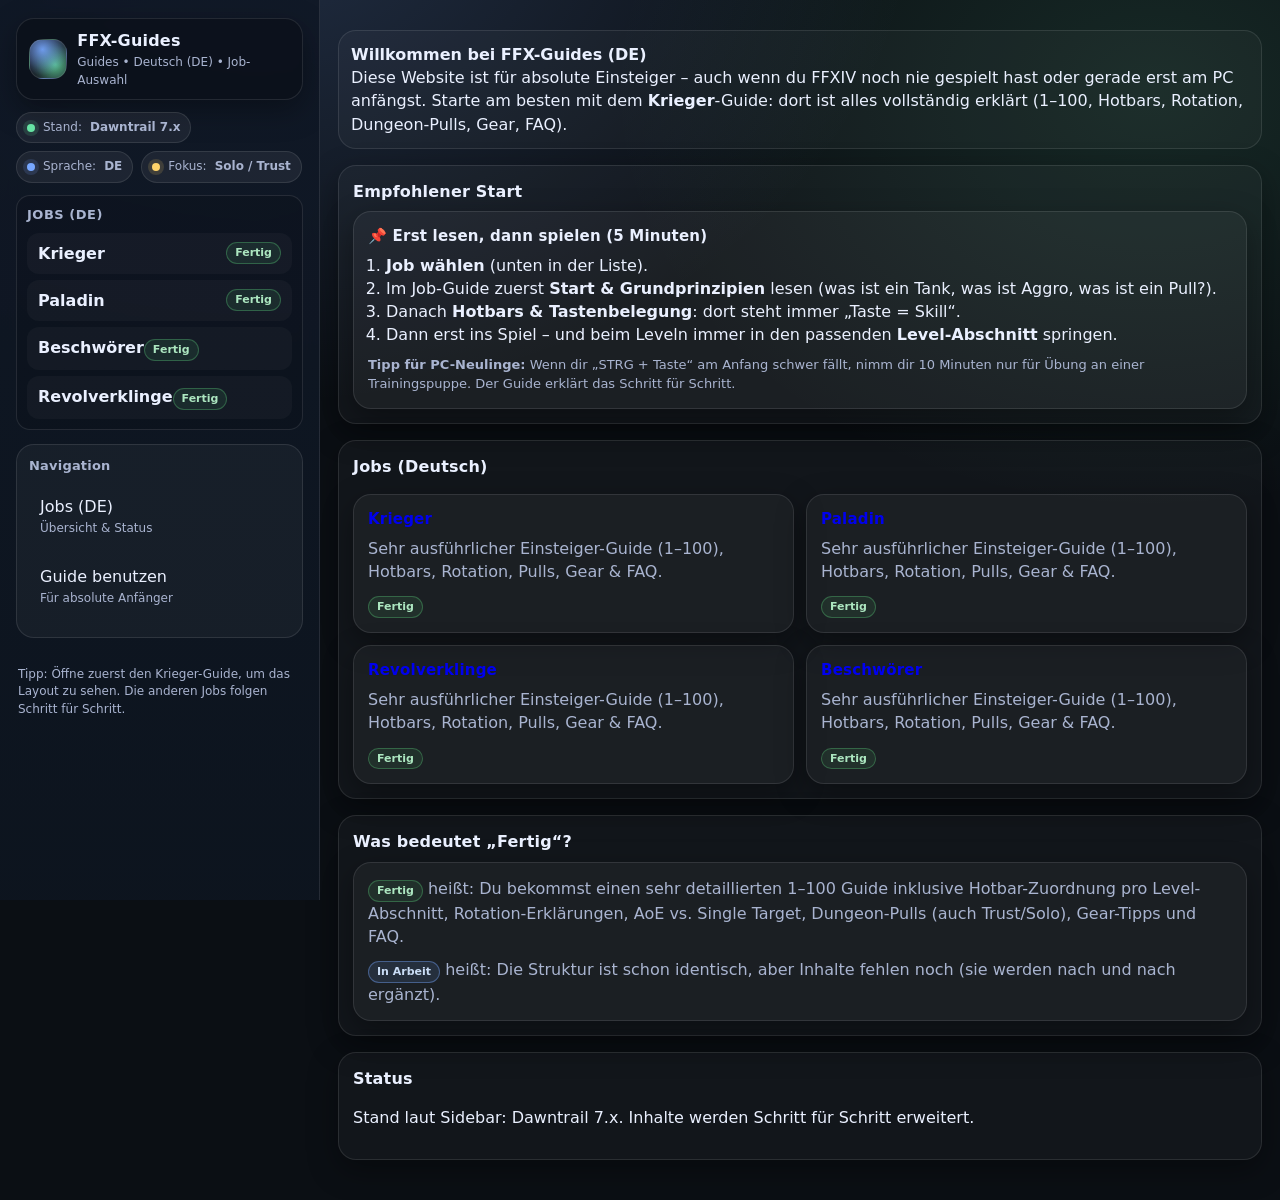
<file: index.html>
<!doctype html>
<html lang="de">
<head>
  <meta charset="utf-8" />
  <meta name="viewport" content="width=device-width, initial-scale=1" />
  <title>FFX Guides Website</title>
  <meta name="description" content="FFXIV Einsteiger-Guides (DE). Weiterleitung zur deutschen Startseite." />

  <!-- Global assets (root-level) -->
  <link rel="stylesheet" href="assets/css/site.css" />
  <script defer src="assets/js/site.js"></script>

  <!-- Sofortige Weiterleitung (statisch, GitHub Pages-freundlich) -->
  <meta http-equiv="refresh" content="0; url=de/" />

  <style>
    /* Minimaler Fallback, falls CSS noch nicht lädt */
    .wrap{max-width:980px;margin:0 auto;padding:24px}
    .langgrid{display:grid;grid-template-columns:repeat(2,minmax(0,1fr));gap:12px}
    @media (max-width:720px){.langgrid{grid-template-columns:1fr}}
    .langcard{display:block;text-decoration:none}
    .badge{
      display:inline-block;
      padding: 2px 8px;
      border-radius: 999px;
      font-size: 11px;
      font-weight: 900;
      border: 1px solid rgba(255,255,255,0.12);
      background: rgba(255,255,255,0.04);
      color: rgba(255,255,255,0.75);
      white-space:nowrap;
    }
    .badge.ok{border-color: rgba(90,200,120,0.35); background: rgba(90,200,120,0.10); color: rgba(180,240,200,0.95);}
    .badge.soon{border-color: rgba(255,200,80,0.35); background: rgba(255,200,80,0.10); color: rgba(255,235,200,0.95);}
  </style>

  <script>
    // JS-Redirect als Backup (meta refresh reicht meist; das hier ist nur zusätzlicher Schutz).
    (function () {
      try {
        // Verhindert "Back" auf die Redirect-Seite.
        window.location.replace("de/");
      } catch (e) {
        // Wenn etwas blockiert: Fallback-Link unten.
      }
    })();
  </script>
</head>

<body>
  <div class="wrap">
    <div class="callout" style="margin:12px 0 16px;">
      <strong>Weiterleitung…</strong><br />
      Du wirst zur deutschen Startseite weitergeleitet. Falls das nicht klappt, nutze den Link unten.
    </div>

    <section class="section anchor" id="language">
      <h2>Sprache wählen</h2>

      <div class="langgrid">
        <a class="card langcard" href="de/">
          <h3 style="margin:0 0 6px;">Deutsch (DE)</h3>
          <p class="muted" style="margin:0 0 10px;">Aktuell verfügbar. Sehr detaillierte Einsteiger-Guides.</p>
          <span class="badge ok">Starten</span>
        </a>

        <div class="card" aria-disabled="true" style="opacity:0.75;">
          <h3 style="margin:0 0 6px;">English (EN)</h3>
          <p class="muted" style="margin:0 0 10px;">Vorbereitet, aber aktuell nicht aktiv.</p>
          <span class="badge soon">Coming soon</span>
        </div>
      </div>

      <div class="note" style="margin-top:12px;">
        <b>Tipp:</b> Wenn du komplett neu in FFXIV bist, starte im DE-Bereich beim ersten fertigen Job-Guide (aktuell Krieger).
      </div>
    </section>

    <div class="footer" style="margin-top:18px;">
      Wenn du nicht weitergeleitet wirst: <a href="de/">Zur deutschen Startseite</a>
    </div>
  </div>
</body>
</html>
</file>
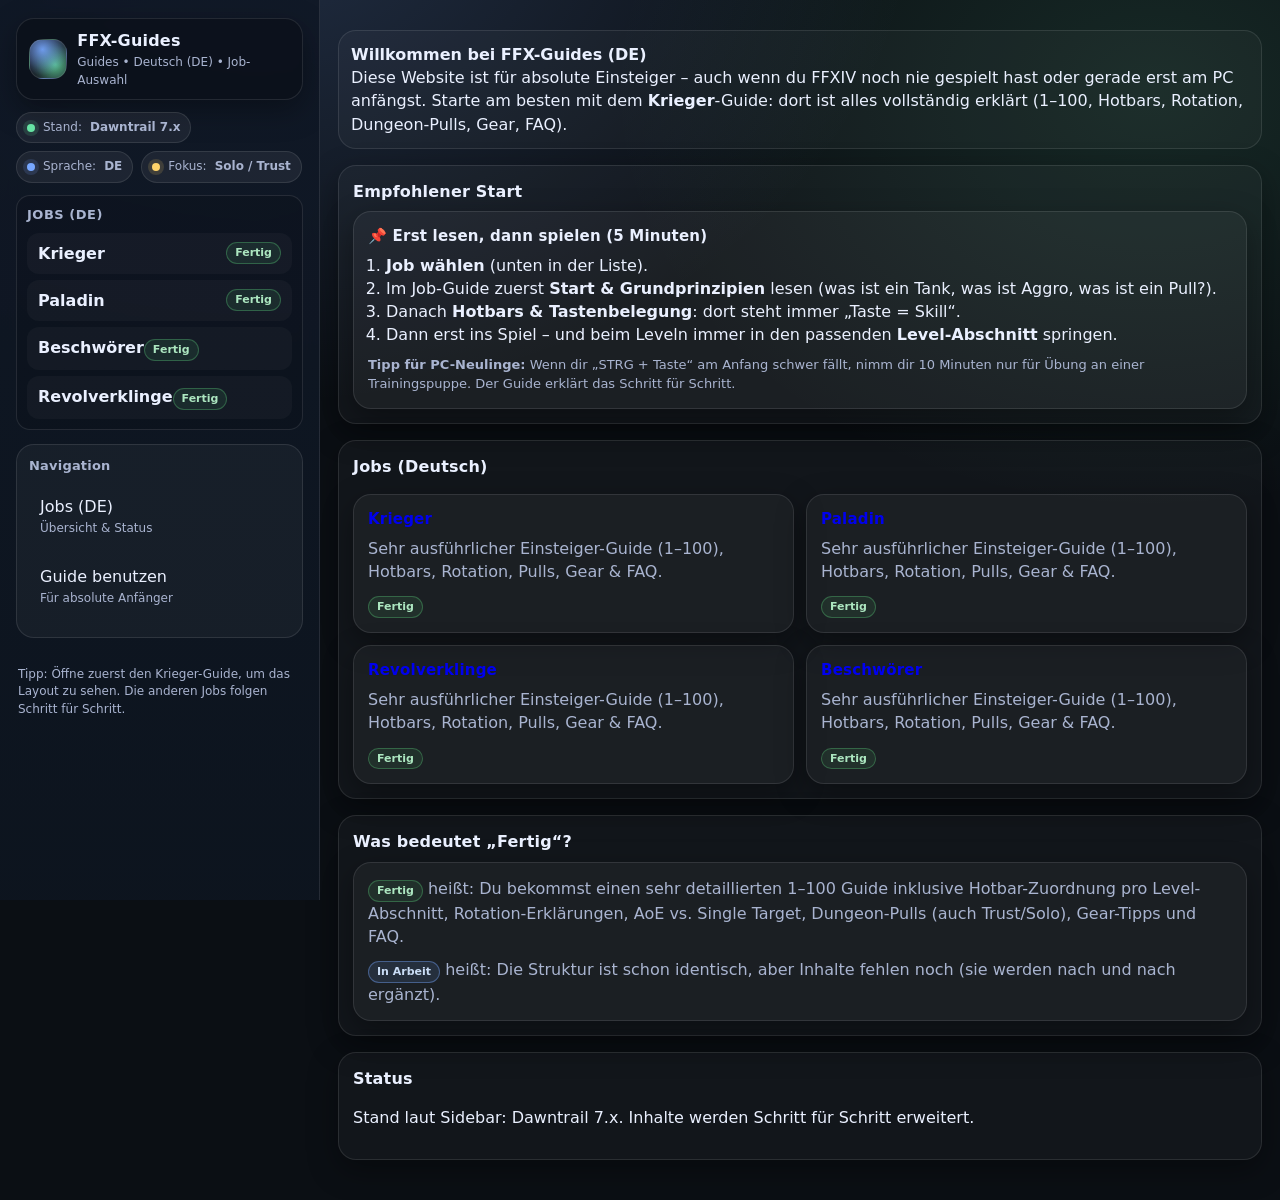
<file: de/index.html>
<!doctype html>
<html lang="de">
<head>
  <meta charset="utf-8" />
  <meta name="viewport" content="width=device-width,initial-scale=1,viewport-fit=cover" />
  <title>FFX-Guides (DE) – Jobs</title>
  <meta name="description" content="Sehr detaillierter Einsteiger-Guide für Krieger, Paladin, Beschwörer, Revolverklinge von Level 1 bis 100: Skills (DE), Rotation, Hotbars, Gear, Dungeons, Trust-Pulls, Solo-Tipps." />
  <style>
    :root{
      --bg:#0b0f14;
      --panel:#101826;
      --panel2:#0e1520;
      --text:#eaf0ff;
      --muted:#a9b4d0;
      --line:rgba(255,255,255,.10);
      --accent:#77a7ff;
      --ok:#66e3a3;
      --warn:#ffd36a;
      --bad:#ff7a7a;
      --chip:#16243a;
      --shadow: 0 10px 30px rgba(0,0,0,.35);
      --radius: 18px;
      --radius2: 14px;
      --mono: ui-monospace, SFMono-Regular, Menlo, Monaco, Consolas, "Liberation Mono", "Courier New", monospace;
      --sans: ui-sans-serif, system-ui, -apple-system, Segoe UI, Roboto, Helvetica, Arial, "Apple Color Emoji","Segoe UI Emoji";
    }
    *{box-sizing:border-box}
    html,body{height:100%}
    body{
      margin:0;
      font-family:var(--sans);
      background: radial-gradient(1200px 900px at 20% -10%, rgba(119,167,255,.20), transparent 55%),
                  radial-gradient(900px 700px at 90% 10%, rgba(102,227,163,.12), transparent 60%),
                  var(--bg);
      background-attachment: fixed;
      background-repeat: no-repeat;
      background-position: center top;

      color:var(--text);
      line-height:1.45;
    }

    /* Layout */
    .app{
      display:grid;
      grid-template-columns: 320px 1fr;
      min-height:100vh;
    }
    @media (max-width: 1024px){
      .app{grid-template-columns: 1fr}
    }

    /* Sidebar */
    .sidebar{
      position:sticky;
      top:0;
      height:100vh;
      overflow:auto;
      padding:18px 16px 22px;
      border-right:1px solid var(--line);
      background: linear-gradient(180deg, rgba(16,24,38,.92), rgba(14,21,32,.92));
      backdrop-filter: blur(10px);
    }
    @media (max-width:1024px){
      .sidebar{
        position:relative;
        height:auto;
        border-right:none;
        border-bottom:1px solid var(--line);
      }
    }
    .brand{
      display:flex;
      align-items:center;
      gap:10px;
      padding:10px 12px;
      border:1px solid var(--line);
      border-radius: var(--radius);
      box-shadow: var(--shadow);
      background: rgba(10,14,20,.55);
    }
    .logo{
      width:40px;height:40px;
      border-radius:14px;
      background: radial-gradient(circle at 35% 25%, rgba(119,167,255,.9), rgba(119,167,255,.15) 55%, transparent 70%),
                  radial-gradient(circle at 70% 65%, rgba(102,227,163,.8), rgba(102,227,163,.10) 55%, transparent 70%),
                  rgba(255,255,255,.06);
      border:1px solid var(--line);
    }
    .brand h1{
      font-size:16px;
      margin:0;
      letter-spacing:.2px;
    }
    .brand p{
      margin:2px 0 0;
      font-size:12px;
      color:var(--muted);
    }

    .meta{
      margin-top:12px;
      display:flex;
      flex-wrap:wrap;
      gap:8px;
    }
    .pill{
      display:inline-flex;
      align-items:center;
      gap:8px;
      padding:6px 10px;
      border-radius:999px;
      border:1px solid var(--line);
      background: rgba(255,255,255,.06);
      font-size:12px;
      color:var(--muted);
      white-space:nowrap;
    }
    .dot{
      width:8px;height:8px;border-radius:50%;
      background: var(--accent);
      box-shadow: 0 0 0 4px rgba(119,167,255,.15);
    }
    .dot.ok{background:var(--ok); box-shadow:0 0 0 4px rgba(102,227,163,.15)}
    .dot.warn{background:var(--warn); box-shadow:0 0 0 4px rgba(255,211,106,.15)}
    .dot.bad{background:var(--bad); box-shadow:0 0 0 4px rgba(255,122,122,.15)}

    .nav{
      margin-top:14px;
      padding:12px;
      border-radius: var(--radius);
      border:1px solid var(--line);
      background: rgba(255,255,255,.04);
    }
    .nav h2{
      margin:0 0 8px;
      font-size:13px;
      letter-spacing:.2px;
      color:var(--muted);
      font-weight:600;
    }
    .nav a{
      display:block;
      text-decoration:none;
      color:var(--text);
      padding:10px 10px;
      border-radius:12px;
      border:1px solid transparent;
      margin-bottom:6px;
      background: transparent;
    }
    .nav a:hover{
      border-color: var(--line);
      background: rgba(255,255,255,.05);
    }
    .nav a small{
      display:block;
      color:var(--muted);
      font-size:12px;
      margin-top:2px;
    }

    /* Main */
    .main{
      padding:18px 18px 40px;
    }
    .topbar{
      position:sticky;
      top:0;
      z-index:20;
      padding:10px 12px;
      margin:-18px -18px 18px;
      border-bottom:1px solid var(--line);
      background: rgba(11,15,20,.72);
      backdrop-filter: blur(10px);
    }
    @media (max-width:1024px){
      .topbar{
        position:relative;
        top:auto;
        margin:0 0 18px;
        border:1px solid var(--line);
        border-radius: var(--radius);
        background: rgba(11,15,20,.55);
      }
    }
    .topbar-inner{
      display:flex;
      gap:10px;
      align-items:center;
      justify-content:space-between;
      flex-wrap:wrap;
    }
    .langbox{
      display:flex;
      gap:8px;
      align-items:center;
      flex-wrap:wrap;
    }
    .btn{
      border:1px solid var(--line);
      background: rgba(255,255,255,.05);
      color:var(--text);
      padding:8px 10px;
      border-radius: 12px;
      cursor:pointer;
      font-size:13px;
    }
    .btn:hover{background: rgba(255,255,255,.08)}
    .btn.primary{
      border-color: rgba(119,167,255,.35);
      background: rgba(119,167,255,.12);
    }
    .search{
      display:flex;
      gap:8px;
      align-items:center;
      min-width:260px;
      flex:1 1 320px;
    }
    .search input{
      width:100%;
      padding:10px 12px;
      border-radius: 12px;
      border:1px solid var(--line);
      background: rgba(255,255,255,.04);
      color:var(--text);
      outline:none;
      font-size:13px;
    }
    .search input::placeholder{color: rgba(169,180,208,.65)}

    .hero{
      border-radius: var(--radius);
      border:1px solid var(--line);
      background: linear-gradient(180deg, rgba(119,167,255,.10), rgba(255,255,255,.03));
      padding:16px 16px 14px;
      box-shadow: var(--shadow);
    }
    .hero h2{
      margin:0 0 6px;
      font-size:20px;
      letter-spacing:.2px;
    }
    .hero p{margin:0; color:var(--muted)}
    .grid{
      margin-top:16px;
      display:grid;
      grid-template-columns: 1fr 1fr;
      gap:14px;
    }
    @media (max-width:1100px){ .grid{grid-template-columns:1fr} }

    .card{
      border-radius: var(--radius);
      border:1px solid var(--line);
      background: rgba(255,255,255,.04);
      box-shadow: var(--shadow);
      padding:14px;
    }
    .card h3{
      margin:0 0 10px;
      font-size:15px;
      letter-spacing:.2px;
    }
    .card p{margin:8px 0; color:var(--muted)}
    .kvs{
      display:grid;
      grid-template-columns: 160px 1fr;
      gap:8px 10px;
      margin-top:10px;
    }
    @media (max-width:520px){ .kvs{grid-template-columns: 1fr} }
    .kvs div{
      padding:8px 10px;
      border:1px solid var(--line);
      border-radius: 12px;
      background: rgba(0,0,0,.18);
    }
    .kvs b{display:block; font-size:12px; color:var(--muted); font-weight:600}
    .kvs span{display:block; margin-top:2px; font-size:13px; color:var(--text)}

    .section{
      margin-top:16px;
      border-radius: var(--radius);
      border:1px solid var(--line);
      background: rgba(255,255,255,.03);
      box-shadow: var(--shadow);
      padding:14px;
    }
    .section h2{
      margin:0 0 8px;
      font-size:16px;
      letter-spacing:.2px;
    }
    .section .sub{
      color:var(--muted);
      font-size:13px;
      margin:0 0 12px;
    }

    /* Tables */
    table{
      width:100%;
      border-collapse:separate;
      border-spacing:0;
      overflow:hidden;
      border-radius: var(--radius2);
      border:1px solid var(--line);
      background: rgba(0,0,0,.18);
    }
    th,td{
      padding:10px 10px;
      border-bottom:1px solid var(--line);
      vertical-align:top;
      font-size:13px;
    }
    th{
      text-align:left;
      font-size:12px;
      color:var(--muted);
      font-weight:700;
      letter-spacing:.2px;
      background: rgba(255,255,255,.04);
    }
    tr:last-child td{border-bottom:none}

    
    /* Skills table UX improvements (scoped via .tablewrap) */
    .tablewrap{
      overflow:auto;
      max-height:520px;
      border-radius: var(--radius2);
      border:1px solid var(--line);
      background: rgba(0,0,0,0.18);
    }
    .tablewrap table{
      width:100%;
      border-collapse:separate;
      border-spacing:0;
      min-width: 720px; /* keeps columns readable on narrow screens; wrapper scrolls */
      border:none;       /* wrapper already has border */
      background: transparent;
    }
    .tablewrap thead th{
      position: sticky;
      top: 0;
      z-index: 2;
      background: rgba(255,255,255,0.06); /* glass header */
      backdrop-filter: blur(6px);
    }
    .tablewrap tbody tr{
      background: rgba(0,0,0,0.10);
    }
    .tablewrap tbody tr:nth-child(even){
      background: rgba(255,255,255,0.03);
    }
    .tablewrap tbody tr:hover{
      background: rgba(119,167,255,0.08);
    }
    .tablewrap td, .tablewrap th{
      padding:12px 10px;
      border-bottom:1px solid var(--line);
      vertical-align:top;
      font-size:13px;
      background: transparent;
    }
    .tablewrap tbody tr:last-child td{border-bottom:none}
    @media (max-width:520px){
      .tablewrap{max-height: 420px;}
      .tablewrap table{min-width: 640px;}
    }
/* Skill-Liste: Level-Spalte visuell verankern */
    .tablewrap td:first-child,
    .tablewrap th:first-child{
      font-family: var(--mono);
      font-weight: 700;
      width: 84px;
      min-width: 84px;
      text-align: center;
      background: rgba(0,0,0,0.22);
    }
    .tablewrap th:first-child{
      background: rgba(0,0,0,0.38);
    }

    /* Skill-Liste: klarere Kategorie-Tags (semantische Klassen) */
    .tablewrap .tag{
      font-weight:700;
      letter-spacing:.2px;
      text-transform:uppercase;
      min-width:78px;
      justify-content:center;
    }
    .tablewrap .tag.st{border-color:rgba(119,167,255,0.30); background: rgba(119,167,255,0.10); color: rgba(234,240,255,0.92);}
    .tablewrap .tag.aoe{border-color:rgba(102,227,163,0.28); background: rgba(102,227,163,0.10); color: rgba(234,240,255,0.92);}
    .tablewrap .tag.def{border-color:rgba(255,211,106,0.28); background: rgba(255,211,106,0.10); color: rgba(234,240,255,0.92);}
    .tablewrap .tag.burst{border-color:rgba(255,211,106,0.28); background: rgba(255,211,106,0.10); color: rgba(234,240,255,0.92);}
    .tablewrap .tag.heal{border-color:rgba(102,227,163,0.28); background: rgba(102,227,163,0.10); color: rgba(234,240,255,0.92);}
    .tablewrap .tag.stance{border-color:rgba(102,227,163,0.28); background: rgba(102,227,163,0.10); color: rgba(234,240,255,0.92);}
    .tablewrap .tag.util,
    .tablewrap .tag.range,
    .tablewrap .tag.gauge,
    .tablewrap .tag.party,
    .tablewrap .tag.ogcd,
    .tablewrap .tag.mobility,
    .tablewrap .tag.emerg{
      border-color:rgba(255,255,255,0.16);
      background: rgba(255,255,255,0.06);
      color: rgba(234,240,255,0.86);
    }

      .tablewrap table{min-width: 640px;}
    }

    .tag{
      display:inline-flex;
      align-items:center;
      gap:6px;
      padding:4px 8px;
      border-radius:999px;
      border:1px solid var(--line);
      background: rgba(255,255,255,.05);
      color:var(--muted);
      font-size:12px;
      white-space:nowrap;
    }
    .tag.ok{color:rgba(102,227,163,.95); border-color:rgba(102,227,163,.25); background: rgba(102,227,163,.08)}
    .tag.warn{color:rgba(255,211,106,.95); border-color:rgba(255,211,106,.25); background: rgba(255,211,106,.08)}
    .tag.bad{color:rgba(255,122,122,.95); border-color:rgba(255,122,122,.25); background: rgba(255,122,122,.08)}
    .mono{font-family:var(--mono)}
    .hr{height:1px; background: var(--line); margin:12px 0}

    /* Hotbar mapping blocks */
    .hotbars{
      display:grid;
      grid-template-columns: 1fr 1fr;
      gap:12px;
      align-items:start;
    }
    @media (max-width:1100px){ .hotbars{grid-template-columns: 1fr} }

    .hotbar{
      border:1px solid var(--line);
      border-radius: var(--radius);
      padding:12px;
      background: rgba(0,0,0,.20);
    }
    .hotbar h4{margin:0 0 10px; font-size:14px}
    .keys{
      display:grid;
      grid-template-columns: repeat(6, minmax(44px, 1fr));
      gap:8px;
    }
.key{
      border:1px solid var(--line);
      border-radius: 14px;
      padding:8px 8px;
      background: rgba(255,255,255,.04);
      min-height:58px;
      display:flex;
      flex-direction:column;
      gap:6px;
      justify-content:space-between;
    }
    .key .k{
      display:flex;
      align-items:center;
      justify-content:space-between;
      gap:8px;
    }
    .kbd{
      font-family: var(--mono);
      font-size:12px;
      color: var(--text);
      padding:2px 6px;
      border-radius: 8px;
      border:1px solid var(--line);
      background: rgba(0,0,0,.22);
      white-space:nowrap;
    }
    .prio{
      font-size:11px;
      color: var(--muted);
      border:1px solid var(--line);
      background: rgba(255,255,255,.04);
      border-radius: 999px;
      padding:2px 6px;
      white-space:nowrap;
    }
    .skill{
      font-size:12px;
      color: var(--muted);
      min-height:30px;
    }
    .skill b{color:var(--text); font-weight:700}
    .note{
      margin-top:10px;
      font-size:13px;
      color:var(--muted);
    }

    /* Collapsible */
    details{
      border:1px solid var(--line);
      border-radius: var(--radius);
      padding:10px 12px;
      background: rgba(255,255,255,.03);
    }
    details summary{
      cursor:pointer;
      font-weight:700;
      color:var(--text);
    }
    details p, details li{
      color:var(--muted);
      font-size:13px;
    }

    /* Anchors */
    .anchor{scroll-margin-top: 86px;}
    @media (max-width:1024px){ .anchor{scroll-margin-top: 12px;} }

    /* Footer */
    .footer{
      margin-top:18px;
      color:var(--muted);
      font-size:12px;
      padding:10px 2px;
    }
    .callout{
      border:1px solid var(--line);
      border-radius: var(--radius);
      background: rgba(255,255,255,.03);
      padding:12px;
    }
    .callout strong{color:var(--text)}
    .callout .row{
      display:flex;
      flex-wrap:wrap;
      gap:8px;
      margin-top:8px;
    }
.tablewrap tbody tr:nth-child(even){background: rgba(0,0,0,0.26) !important;}
.tablewrap tbody tr:nth-child(even){
      box-shadow: inset 0 0 0 9999px rgba(0,0,0,0.30) !important;
    }
    .tablewrap tbody tr td{
      background: transparent !important;
      color: inherit;
    }


    /* Neue Skills Listen (Rotation-Abschnitte) */
    .skills-new{
      margin: 8px 0 10px;
      padding-left: 18px;
    }
    .skills-new li{
      margin: 6px 0;
      color: var(--muted);
      font-size: 13px;
    }
    .skills-new b{color: var(--text);}


    /* Lernpfad-Extras: Hotbar-Update & Fokus */
    .learn-extra{
      margin:10px 0 0;
      padding:10px 12px;
      border:1px solid var(--line);
      border-radius: var(--radius2);
      background: rgba(255,255,255,0.04);
    }
    .learn-extra h5{
      margin:0 0 6px;
      font-size:13px;
      letter-spacing:.2px;
      color:var(--text);
    }
    .learn-extra p{
      margin:4px 0;
      font-size:13px;
      color:var(--muted);
    }


    /* Rotation: Hotbar-Zuordnung pro Abschnitt */
    .hotbar-map{
      margin: 10px 0 0;
      padding: 10px 12px;
      border: 1px solid var(--line);
      border-radius: var(--radius2);
      background: rgba(0,0,0,0.14);
    }
    .hotbar-map h4{margin:0 0 8px;}
    .hotbar-map .cols{
      display:grid;
      grid-template-columns:repeat(2,minmax(0,1fr));
      gap:12px;
    }
    .hotbar-map ul{margin:0; padding-left:18px;}
    .hotbar-map li{margin:4px 0; color:var(--muted); font-size:13px;}
    .hotbar-map b{color:var(--text);}
    .hotbar-changes{
      margin-top:10px;
      padding-top:8px;
      border-top:1px solid var(--line);
      color:var(--muted);
      font-size:13px;
    }
    @media (max-width:640px){
      .hotbar-map .cols{grid-template-columns:1fr;}
    }


    /* Hotbar Visual (2×6) + kurze Labels */
    .hb-visual-wrap{margin:12px 0 10px;}
    .hb-visual-title{font-weight:800;margin:0 0 8px;}
    .hb-visual{
      display:grid;
      grid-template-columns:repeat(6,minmax(0,1fr));
      gap:8px;
    }
    .hb-slot{
      border:1px solid var(--line);
      border-radius: 12px;
      background: rgba(255,255,255,0.04);
      padding:10px 8px;
      min-height:46px;
      display:flex;
      flex-direction:column;
      justify-content:center;
      align-items:flex-start;
      overflow:hidden;
    }
    .hb-key{
      font-family: var(--mono);
      font-weight:900;
      font-size:12px;
      color: var(--text);
      line-height:1.1;
    }
    .hb-label{
      margin-top:4px;
      font-size:11px;
      color: var(--muted);
      white-space:nowrap;
      overflow:hidden;
      text-overflow:ellipsis;
      max-width:100%;
    }
    .hb-legend{
      margin:10px 0 0;
      padding:10px 12px;
      border:1px solid var(--line);
      border-radius: var(--radius2);
      background: rgba(0,0,0,0.12);
      color: var(--muted);
      font-size:13px;
    }
    .kbdtag{
      display:inline-block;
      padding:2px 8px;
      border-radius:999px;
      border:1px solid var(--line);
      background: rgba(255,255,255,0.04);
      font-size:11px;
      font-weight:800;
      color: var(--text);
      margin-right:8px;
      vertical-align:middle;
      white-space:nowrap;
    }


    /* Sidebar: Job-Navigation (identisch auf allen Job-Seiten) */
    .jobnav{
      margin-top: 12px;
      padding: 10px;
      border: 1px solid var(--line);
      border-radius: var(--radius2);
      background: rgba(0,0,0,0.10);
    }
    .jobnav h3{
      margin: 0 0 8px;
      font-size: 13px;
      letter-spacing: .04em;
      text-transform: uppercase;
      color: var(--muted);
    }
    .jobnav a{
      display:flex;
      align-items:center;
      justify-content:space-between;
      gap:10px;
      padding: 8px 10px;
      border-radius: 12px;
      border: 1px solid transparent;
      color: var(--text);
      text-decoration:none;
      background: rgba(255,255,255,0.03);
      margin-bottom: 6px;
    }
    .jobnav a:last-child{margin-bottom:0}
    .jobnav a:hover{
      border-color: rgba(119,167,255,0.35);
      background: rgba(119,167,255,0.08);
    }
    .jobnav .jobname{font-weight:800}
    .badge{
      display:inline-block;
      padding: 2px 8px;
      border-radius: 999px;
      font-size: 11px;
      font-weight: 900;
      border: 1px solid var(--line);
      background: rgba(255,255,255,0.04);
      color: var(--muted);
      white-space:nowrap;
    }
    .badge.ok{
      border-color: rgba(90,200,120,0.35);
      background: rgba(90,200,120,0.10);
      color: rgba(180,240,200,0.95);
    }
    .badge.soon{
      border-color: rgba(255,200,80,0.35);
      background: rgba(255,200,80,0.10);
      color: rgba(255,235,200,0.95);
    }


    .badge.wip{
      border-color: rgba(119,167,255,0.40);
      background: rgba(119,167,255,0.12);
      color: rgba(210,230,255,0.95);
    }
</style>
</head>

<body>
  <div class="app">

    <!-- Sidebar -->
    <aside class="sidebar">
      <div class="brand">
        <div class="logo" aria-hidden="true"></div>
        <div>
          <h1>FFX-Guides</h1>
          <p>Guides • Deutsch (DE) • Job-Auswahl</p>
        </div>
      </div>

      <div class="meta">
        <span class="pill"><span class="dot ok"></span>Stand: <b>Dawntrail 7.x</b></span>
        <span class="pill"><span class="dot"></span>Sprache: <b>DE</b></span>
        <span class="pill"><span class="dot warn"></span>Fokus: <b>Solo / Trust</b></span>
      </div>

<div class="jobnav" aria-label="Job-Navigation">
        <h3>Jobs (DE)</h3>
        <a href="jobs/warrior.html"><span class="jobname">Krieger</span><span class="badge ok">Fertig</span></a>
        <a href="jobs/paladin.html"><span class="jobname">Paladin</span><span class="badge ok">Fertig</span></a>
        <a href="jobs/summoner.html"><span class="jobname">Beschwörer<span class="badge ok">Fertig</span></a>
        <a href="jobs/gunbreaker.html"><span class="jobname">Revolverklinge<span class="badge ok">Fertig</span></a>
      </div>

      <div class="nav" aria-label="Inhaltsverzeichnis">
        <h2>Navigation</h2>
        <a href="#jobs" class="jump">Jobs (DE)<small>Übersicht & Status</small></a>
        <a href="#info" class="jump">Guide benutzen<small>Für absolute Anfänger</small></a>
</div>

      <div class="footer">Tipp: Öffne zuerst den Krieger-Guide, um das Layout zu sehen. Die anderen Jobs folgen Schritt für Schritt.</div>
    </aside>

    <!-- Main -->
    <main class="main"><div class="callout" style="margin:12px 0 16px;">
    <strong>Willkommen bei FFX-Guides (DE)</strong><br>
    Diese Website ist für absolute Einsteiger – auch wenn du FFXIV noch nie gespielt hast oder gerade erst am PC anfängst.
    Starte am besten mit dem <b>Krieger</b>-Guide: dort ist alles vollständig erklärt (1–100, Hotbars, Rotation, Dungeon-Pulls, Gear, FAQ).
  </div>

  <section class="section anchor" id="start-here">
    <h2>Empfohlener Start</h2>

    <div class="card">
      <h3 style="margin:0 0 6px;">📌 Erst lesen, dann spielen (5 Minuten)</h3>
      <ol style="margin:0; padding-left:18px;">
        <li><b>Job wählen</b> (unten in der Liste).</li>
        <li>Im Job-Guide zuerst <b>Start & Grundprinzipien</b> lesen (was ist ein Tank, was ist Aggro, was ist ein Pull?).</li>
        <li>Danach <b>Hotbars & Tastenbelegung</b>: dort steht immer „Taste = Skill“.</li>
        <li>Dann erst ins Spiel – und beim Leveln immer in den passenden <b>Level-Abschnitt</b> springen.</li>
      </ol>
      <div class="note" style="margin-top:10px;">
        <b>Tipp für PC-Neulinge:</b> Wenn dir „STRG + Taste“ am Anfang schwer fällt, nimm dir 10 Minuten nur für Übung an einer Trainingspuppe.
        Der Guide erklärt das Schritt für Schritt.
      </div>
    </div>
  </section>

  <section class="section anchor" id="jobs">
    <h2>Jobs (Deutsch)</h2>

    <div class="grid" style="grid-template-columns:repeat(2,minmax(0,1fr)); gap:12px;">
      <a class="card" href="jobs/warrior.html" style="text-decoration:none;">
        <h3 style="margin:0 0 6px;">Krieger</h3>
        <p class="muted" style="margin:0 0 10px;">Sehr ausführlicher Einsteiger-Guide (1–100), Hotbars, Rotation, Pulls, Gear & FAQ.</p>
        <span class="badge ok">Fertig</span>
      </a>

      <a class="card" href="jobs/paladin.html" style="text-decoration:none;">
        <h3 style="margin:0 0 6px;">Paladin</h3>
        <p class="muted" style="margin:0 0 10px;">Sehr ausführlicher Einsteiger-Guide (1–100), Hotbars, Rotation, Pulls, Gear & FAQ.</p>
        <span class="badge ok">Fertig</span>
      </a>

      <a class="card" href="jobs/gunbreaker.html" style="text-decoration:none;">
        <h3 style="margin:0 0 6px;">Revolverklinge</h3>
        <p class="muted" style="margin:0 0 10px;">Sehr ausführlicher Einsteiger-Guide (1–100), Hotbars, Rotation, Pulls, Gear & FAQ.</p>
        <span class="badge ok">Fertig</span>
      </a>

      <a class="card" href="jobs/summoner.html" style="text-decoration:none;">
        <h3 style="margin:0 0 6px;">Beschwörer</h3>
        <p class="muted" style="margin:0 0 10px;">Sehr ausführlicher Einsteiger-Guide (1–100), Hotbars, Rotation, Pulls, Gear & FAQ.</p>
        <span class="badge ok">Fertig</span>
      </a>
    </div>
  </section>

  <section class="section anchor" id="was-ist-fertig">
    <h2>Was bedeutet „Fertig“?</h2>
    <div class="card">
      <p class="muted" style="margin:0 0 10px;">
        <span class="badge ok">Fertig</span> heißt: Du bekommst einen sehr detaillierten 1–100 Guide inklusive Hotbar-Zuordnung pro Level-Abschnitt,
        Rotation-Erklärungen, AoE vs. Single Target, Dungeon-Pulls (auch Trust/Solo), Gear-Tipps und FAQ.
      </p>
      <p class="muted" style="margin:0;">
        <span class="badge wip">In Arbeit</span> heißt: Die Struktur ist schon identisch, aber Inhalte fehlen noch (sie werden nach und nach ergänzt).
      </p>
    </div>
  </section>

  <section class="section anchor" id="status">
    <h2>Status</h2>
    <p class="muted">Stand laut Sidebar: Dawntrail 7.x. Inhalte werden Schritt für Schritt erweitert.</p>
  </section></main>
  </div>

  <script>
    // Simple on-page search (highlight + collapse helpers)
    (function(){
      const input = document.getElementById('search');
      const clear = document.getElementById('clear');
      const jumpLinks = document.querySelectorAll('.jump');

      function normalize(s){ return (s||'').toLowerCase(); }

      function clearHighlights(){
        document.querySelectorAll('mark.__hit').forEach(m=>{
          const t = document.createTextNode(m.textContent);
          m.replaceWith(t);
        });
      }

      function highlight(root, q){
        if(!q) return 0;
        const walker = document.createTreeWalker(root, NodeFilter.SHOW_TEXT, {
          acceptNode(node){
            if(!node.nodeValue) return NodeFilter.FILTER_REJECT;
            const p = node.parentElement;
            if(!p) return NodeFilter.FILTER_REJECT;
            if(['SCRIPT','STYLE','NOSCRIPT'].includes(p.tagName)) return NodeFilter.FILTER_REJECT;
            if(p.closest('mark.__hit')) return NodeFilter.FILTER_REJECT;
            return NodeFilter.FILTER_ACCEPT;
          }
        });
        let hits = 0;
        const qn = normalize(q);
        const nodes = [];
        while(walker.nextNode()) nodes.push(walker.currentNode);

        nodes.forEach(node=>{
          const text = node.nodeValue;
          const low = normalize(text);
          const idx = low.indexOf(qn);
          if(idx === -1) return;
          const before = text.slice(0, idx);
          const match  = text.slice(idx, idx+q.length);
          const after  = text.slice(idx+q.length);

          const frag = document.createDocumentFragment();
          if(before) frag.appendChild(document.createTextNode(before));
          const mark = document.createElement('mark');
          mark.className='__hit';
          mark.textContent = match;
          mark.style.background = 'rgba(119,167,255,.22)';
          mark.style.border = '1px solid rgba(119,167,255,.35)';
          mark.style.borderRadius = '8px';
          mark.style.padding = '0 4px';
          frag.appendChild(mark);
          if(after) frag.appendChild(document.createTextNode(after));
          node.parentNode.replaceChild(frag, node);
          hits++;
        });

        return hits;
      }

      function openRelevantDetails(q){
        if(!q) return;
        const qn = normalize(q);
        document.querySelectorAll('details').forEach(d=>{
          const t = normalize(d.innerText);
          if(t.includes(qn)) d.open = true;
        });
      }

      function onSearch(){
        clearHighlights();
        const q = input.value.trim();
        if(!q) return;
        openRelevantDetails(q);
        highlight(document.body, q);
      }

      input.addEventListener('input', () => { onSearch(); });

      clear.addEventListener('click', ()=>{
        input.value='';
        clearHighlights();
      });

      // smooth scroll
      jumpLinks.forEach(a=>{
        a.addEventListener('click', (e)=>{
          // allow default anchor navigation, but smooth it
          e.preventDefault();
          const id = a.getAttribute('href');
          const el = document.querySelector(id);
          if(el) el.scrollIntoView({behavior:'smooth', block:'start'});
        });
      });
    })();
  </script>
</body>
</html>
</file>
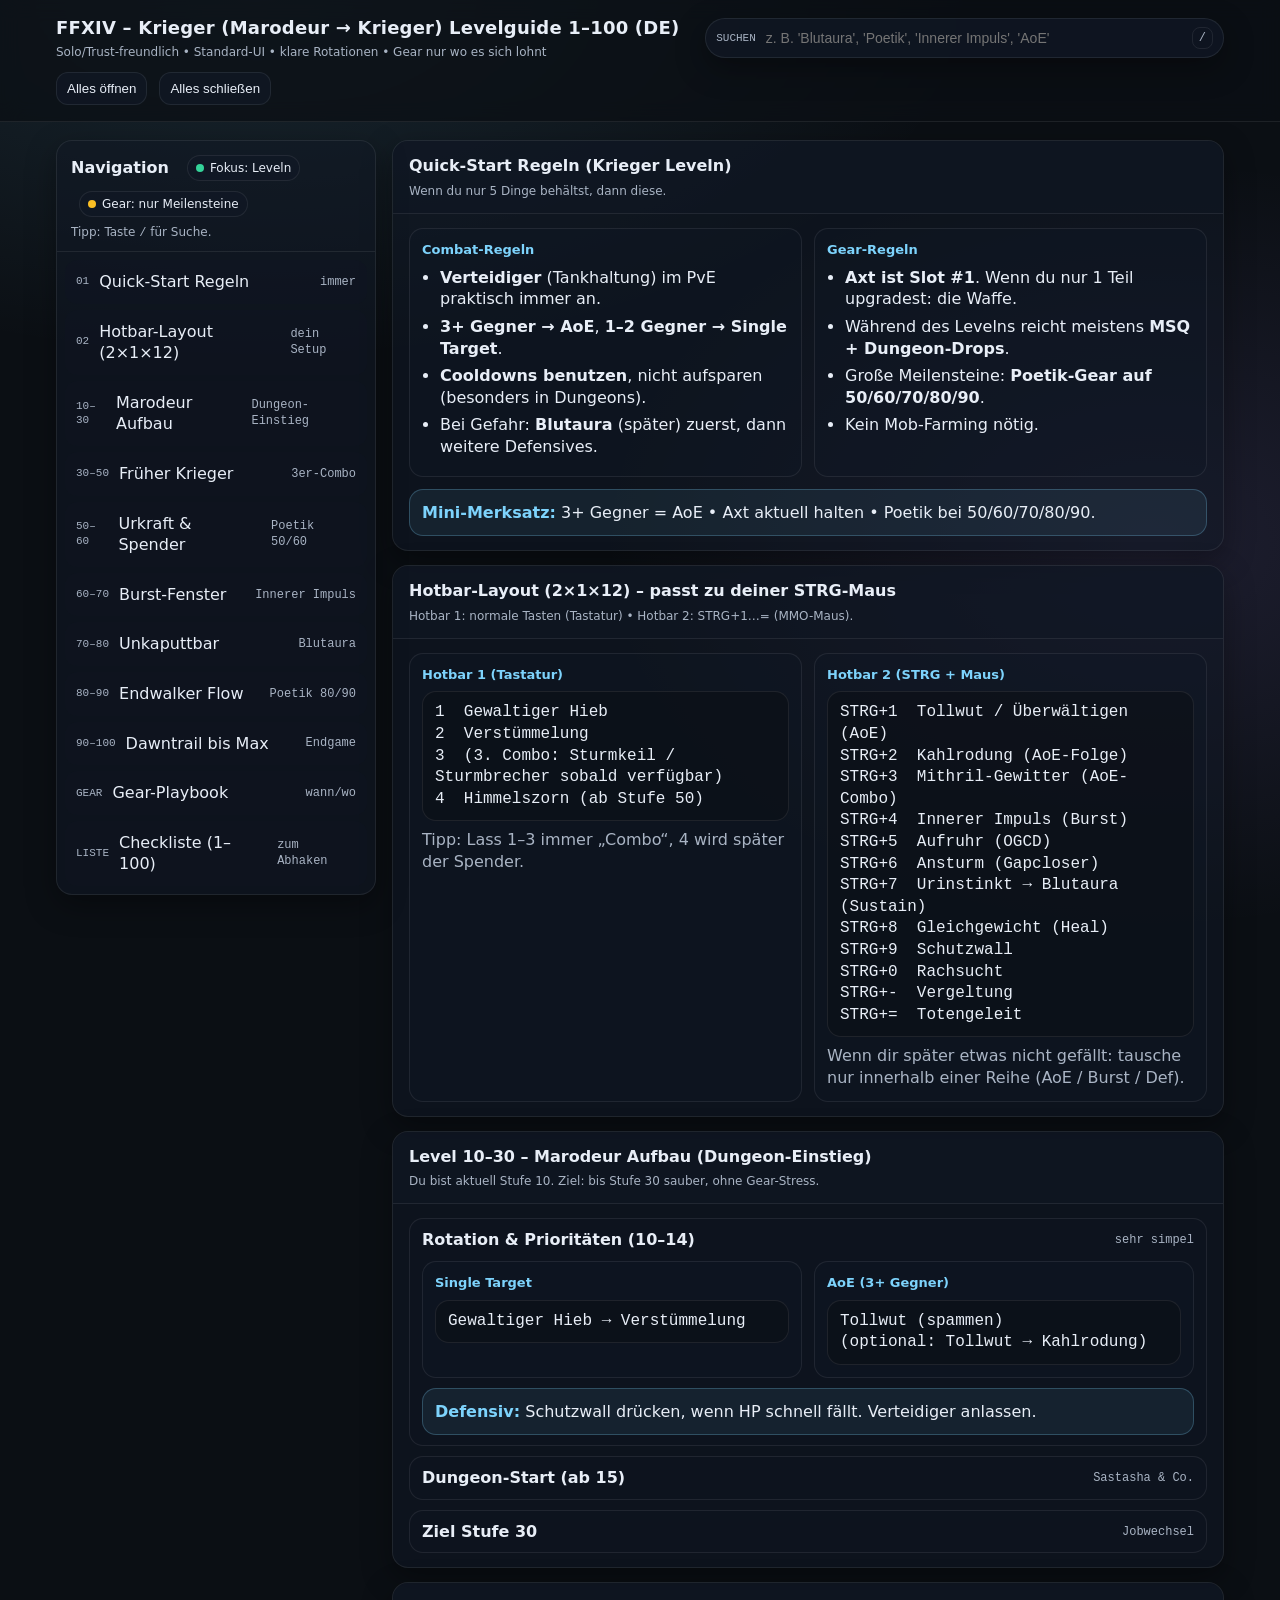
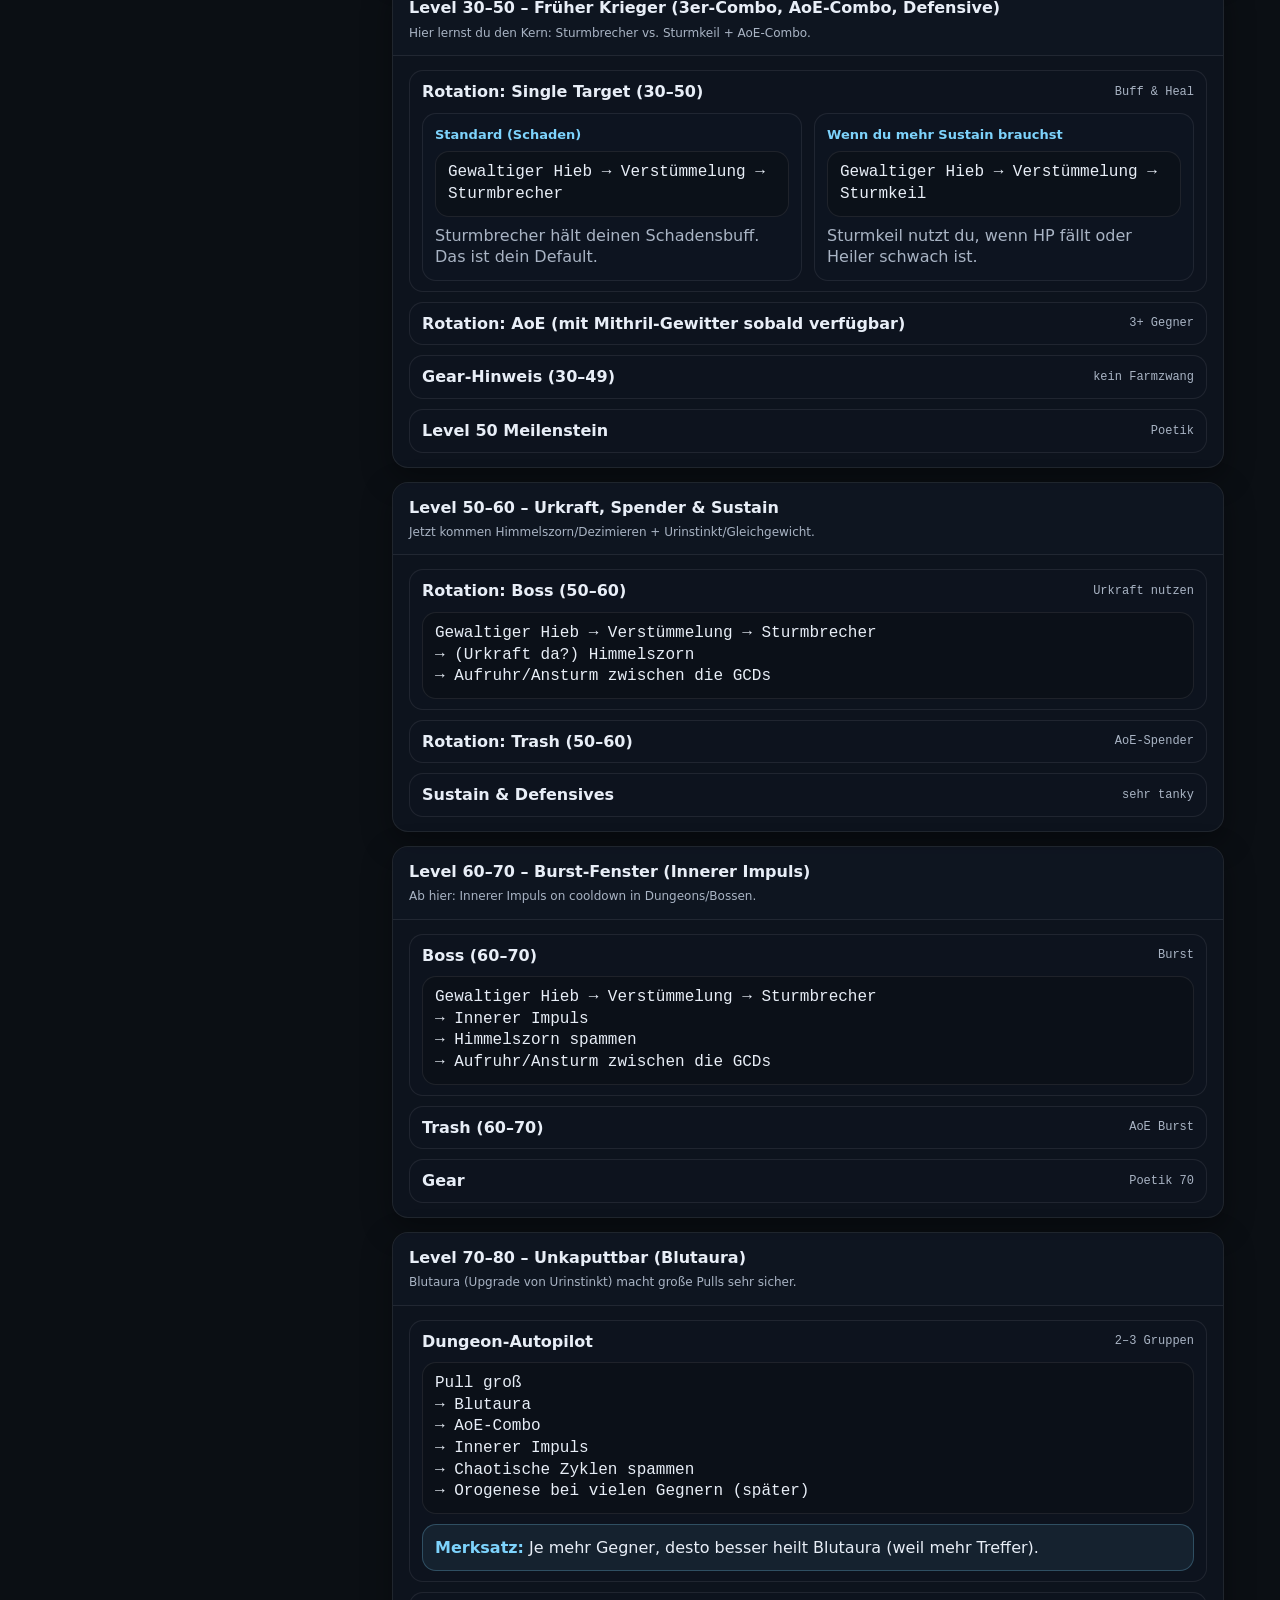
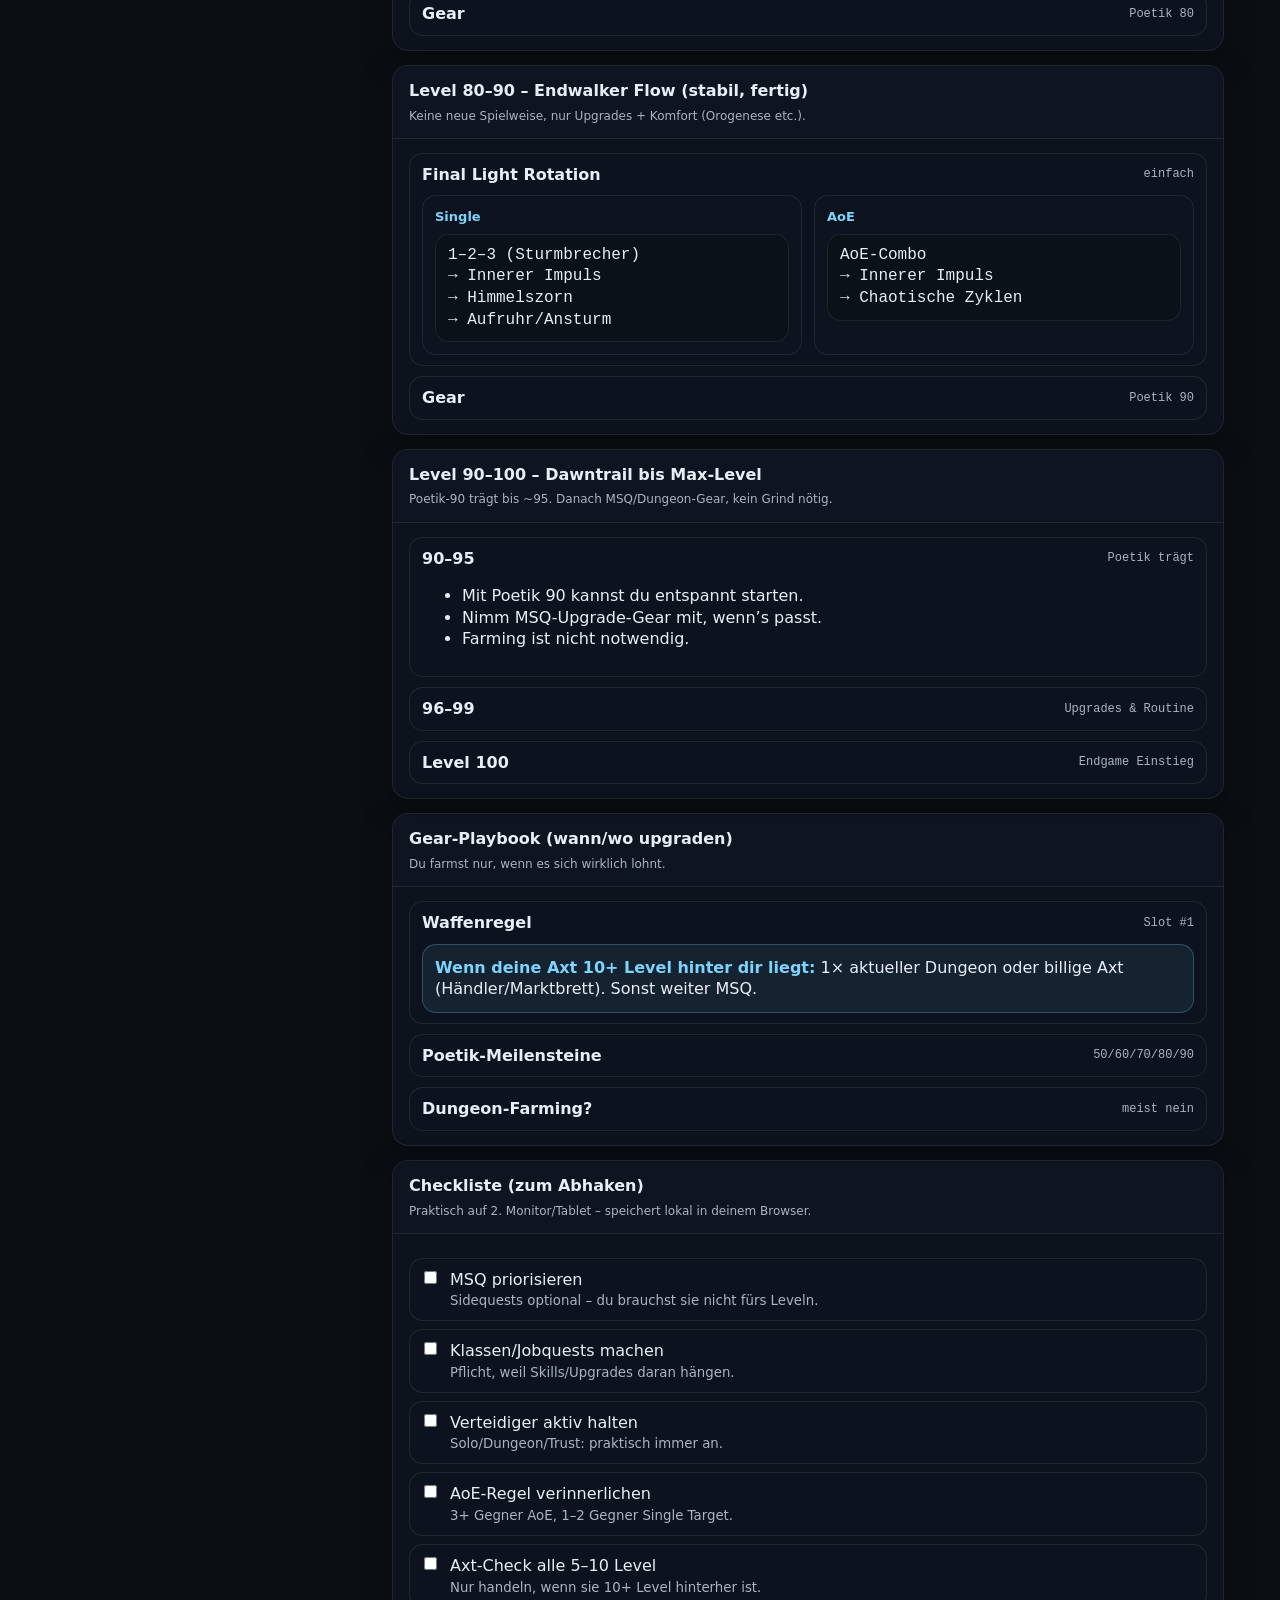
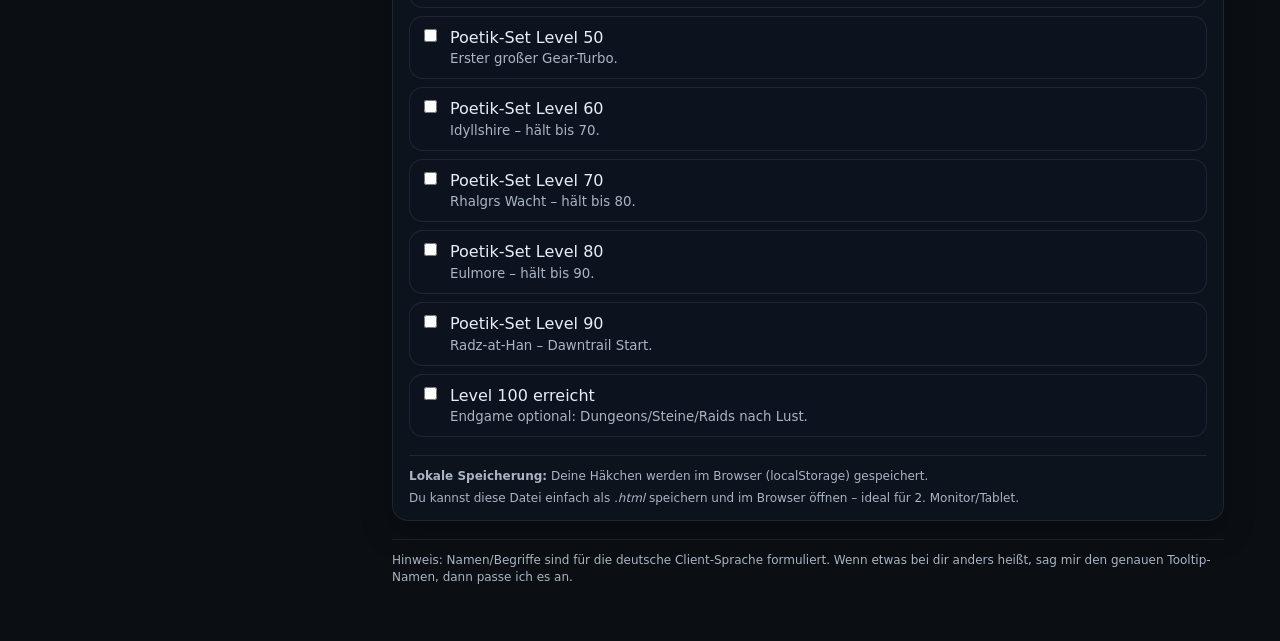
<file: krieger_levelguide_1_100_de_companion_webseite.html>
<!doctype html>
<html lang="de">
<head>
  <meta charset="utf-8" />
  <meta name="viewport" content="width=device-width, initial-scale=1" />
  <title>FFXIV Krieger (Marodeur → Krieger) – Levelguide 1–100 (DE)</title>
  <style>
    :root{
      --bg:#0b0f14; --panel:#111826; --panel2:#0f1623; --text:#e8eef7; --muted:#a9b4c4;
      --accent:#7dd3fc; --accent2:#a78bfa; --ok:#34d399; --warn:#fbbf24; --bad:#fb7185;
      --border:rgba(255,255,255,.08);
      --shadow: 0 10px 30px rgba(0,0,0,.35);
      --radius: 16px;
      --mono: ui-monospace, SFMono-Regular, Menlo, Monaco, Consolas, "Liberation Mono", "Courier New", monospace;
      --sans: ui-sans-serif, system-ui, -apple-system, Segoe UI, Roboto, Helvetica, Arial, "Apple Color Emoji","Segoe UI Emoji";
    }
    *{box-sizing:border-box}
    body{
      margin:0; font-family:var(--sans); color:var(--text); background:radial-gradient(1200px 600px at 20% 0%, rgba(125,211,252,.12), transparent 60%),
      radial-gradient(1000px 700px at 90% 10%, rgba(167,139,250,.12), transparent 55%), var(--bg);
      line-height:1.35;
    }
    a{color:var(--accent)}
    header{
      position:sticky; top:0; z-index:50;
      backdrop-filter: blur(10px);
      background: rgba(11,15,20,.75);
      border-bottom:1px solid var(--border);
    }
    .wrap{max-width:1200px; margin:0 auto; padding:16px}
    .topbar{display:flex; gap:12px; align-items:center; flex-wrap:wrap}
    .title{
      display:flex; flex-direction:column; gap:4px; margin-right:auto;
    }
    .title h1{font-size:18px; margin:0; letter-spacing:.2px}
    .title p{margin:0; color:var(--muted); font-size:12px}
    .pill{display:inline-flex; gap:8px; align-items:center; padding:8px 10px; border:1px solid var(--border);
      background:rgba(17,24,38,.75); border-radius:999px; box-shadow: var(--shadow);
    }
    .pill input{background:transparent; border:0; color:var(--text); outline:none; width:min(420px, 70vw); font-size:14px}
    .pill .kbd{font-family:var(--mono); font-size:12px; color:var(--muted); border:1px solid var(--border); padding:2px 6px; border-radius:8px}
    .btn{
      cursor:pointer; border:1px solid var(--border); background:rgba(17,24,38,.75);
      color:var(--text); padding:8px 10px; border-radius:12px;
    }
    .btn:hover{border-color: rgba(125,211,252,.35)}

    main{max-width:1200px; margin:0 auto; padding:18px 16px 56px}

    .grid{display:grid; grid-template-columns: 320px 1fr; gap:16px; align-items:start}
    @media (max-width: 980px){ .grid{grid-template-columns:1fr} }

    nav{
      position:sticky; top:86px;
      border:1px solid var(--border);
      background:rgba(17,24,38,.55);
      border-radius:var(--radius);
      box-shadow: var(--shadow);
      overflow:hidden;
    }
    .navHead{padding:14px 14px 10px; border-bottom:1px solid var(--border)}
    .navHead .small{color:var(--muted); font-size:12px}
    .navList{padding:8px; display:grid; gap:6px}
    .navList a{
      text-decoration:none; color:var(--text);
      padding:10px 10px; border-radius:12px; border:1px solid transparent;
      background:rgba(15,22,35,.35);
      display:flex; gap:10px; align-items:center;
    }
    .navList a:hover{border-color:rgba(125,211,252,.25)}
    .tag{font-size:11px; color:var(--muted); font-family:var(--mono)}

    .card{
      border:1px solid var(--border);
      background:rgba(17,24,38,.55);
      border-radius:var(--radius);
      box-shadow: var(--shadow);
      overflow:hidden;
      margin-bottom:14px;
    }
    .cardHeader{padding:14px 16px; border-bottom:1px solid var(--border); background:rgba(15,22,35,.55)}
    .cardHeader h2{margin:0; font-size:16px}
    .cardHeader p{margin:6px 0 0; color:var(--muted); font-size:12px}
    .cardBody{padding:14px 16px}

    details{border:1px solid var(--border); background:rgba(15,22,35,.35); border-radius:14px; padding:10px 12px;}
    details + details{margin-top:10px}
    summary{cursor:pointer; list-style:none; display:flex; align-items:center; gap:10px}
    summary::-webkit-details-marker{display:none}
    .sumTitle{font-weight:600}
    .sumMeta{margin-left:auto; color:var(--muted); font-family:var(--mono); font-size:12px}

    .cols{display:grid; grid-template-columns: 1fr 1fr; gap:12px}
    @media (max-width: 820px){ .cols{grid-template-columns:1fr} }

    .box{border:1px solid var(--border); background:rgba(17,24,38,.35); border-radius:14px; padding:12px}
    .box h3{margin:0 0 8px; font-size:13px; color:var(--accent)}
    .box ul{margin:0; padding-left:18px; color:var(--text)}
    .box li{margin:6px 0}
    .muted{color:var(--muted)}

    .rot{
      font-family:var(--mono);
      border:1px solid var(--border);
      background:rgba(11,15,20,.55);
      border-radius:14px;
      padding:10px 12px;
      white-space:pre-wrap;
      margin:8px 0 0;
    }

    .callout{border:1px solid rgba(125,211,252,.25); background:rgba(125,211,252,.08); border-radius:14px; padding:12px;}
    .callout strong{color:var(--accent)}

    .checklist{display:grid; gap:8px; margin-top:10px}
    .chk{display:flex; gap:10px; align-items:flex-start; padding:10px; border-radius:14px; border:1px solid var(--border); background:rgba(15,22,35,.35)}
    .chk input{margin-top:2px}
    .chk span{color:var(--text)}
    .chk small{display:block; color:var(--muted); margin-top:2px}

    .footer{
      margin-top:18px; color:var(--muted); font-size:12px;
      border-top:1px solid var(--border);
      padding-top:12px;
    }

    .hint{font-family:var(--mono); color:var(--muted); font-size:12px}
    .badge{display:inline-flex; align-items:center; gap:6px; padding:4px 8px; border-radius:999px; border:1px solid var(--border);
      background:rgba(17,24,38,.6); font-size:12px; margin-left:8px}
    .dot{width:8px; height:8px; border-radius:999px; background:var(--ok)}
    .dot.warn{background:var(--warn)}
    .dot.bad{background:var(--bad)}

    .hidden{display:none !important}
  </style>
</head>
<body>
<header>
  <div class="wrap">
    <div class="topbar">
      <div class="title">
        <h1>FFXIV – Krieger (Marodeur → Krieger) Levelguide 1–100 (DE)</h1>
        <p>Solo/Trust-freundlich • Standard-UI • klare Rotationen • Gear nur wo es sich lohnt</p>
      </div>

      <div class="pill" title="Suche in Skills/Rotationen/Gear">
        <span class="tag">SUCHEN</span>
        <input id="q" placeholder="z. B. 'Blutaura', 'Poetik', 'Innerer Impuls', 'AoE'" />
        <span class="kbd">/</span>
      </div>

      <button class="btn" id="expandAll">Alles öffnen</button>
      <button class="btn" id="collapseAll">Alles schließen</button>
    </div>
  </div>
</header>

<main>
  <div class="grid">
    <nav>
      <div class="navHead">
        <div style="display:flex; align-items:center; gap:10px; flex-wrap:wrap">
          <strong>Navigation</strong>
          <span class="badge"><span class="dot"></span> Fokus: Leveln</span>
          <span class="badge"><span class="dot warn"></span> Gear: nur Meilensteine</span>
        </div>
        <div class="small" style="margin-top:6px">Tipp: Taste <span class="hint">/</span> für Suche.</div>
      </div>
      <div class="navList">
        <a href="#quick"><span class="tag">01</span> Quick-Start Regeln <span class="sumMeta">immer</span></a>
        <a href="#layout"><span class="tag">02</span> Hotbar-Layout (2×1×12) <span class="sumMeta">dein Setup</span></a>
        <a href="#p1"><span class="tag">10–30</span> Marodeur Aufbau <span class="sumMeta">Dungeon-Einstieg</span></a>
        <a href="#p2"><span class="tag">30–50</span> Früher Krieger <span class="sumMeta">3er-Combo</span></a>
        <a href="#p3"><span class="tag">50–60</span> Urkraft & Spender <span class="sumMeta">Poetik 50/60</span></a>
        <a href="#p4"><span class="tag">60–70</span> Burst-Fenster <span class="sumMeta">Innerer Impuls</span></a>
        <a href="#p5"><span class="tag">70–80</span> Unkaputtbar <span class="sumMeta">Blutaura</span></a>
        <a href="#p6"><span class="tag">80–90</span> Endwalker Flow <span class="sumMeta">Poetik 80/90</span></a>
        <a href="#p7"><span class="tag">90–100</span> Dawntrail bis Max <span class="sumMeta">Endgame</span></a>
        <a href="#gear"><span class="tag">GEAR</span> Gear-Playbook <span class="sumMeta">wann/wo</span></a>
        <a href="#check"><span class="tag">LISTE</span> Checkliste (1–100) <span class="sumMeta">zum Abhaken</span></a>
      </div>
    </nav>

    <section>
      <div class="card" id="quick">
        <div class="cardHeader">
          <h2>Quick-Start Regeln (Krieger Leveln)</h2>
          <p>Wenn du nur 5 Dinge behältst, dann diese.</p>
        </div>
        <div class="cardBody">
          <div class="cols">
            <div class="box">
              <h3>Combat-Regeln</h3>
              <ul>
                <li><strong>Verteidiger</strong> (Tankhaltung) im PvE praktisch immer an.</li>
                <li><strong>3+ Gegner → AoE</strong>, <strong>1–2 Gegner → Single Target</strong>.</li>
                <li><strong>Cooldowns benutzen</strong>, nicht aufsparen (besonders in Dungeons).</li>
                <li>Bei Gefahr: <strong>Blutaura</strong> (später) zuerst, dann weitere Defensives.</li>
              </ul>
            </div>
            <div class="box">
              <h3>Gear-Regeln</h3>
              <ul>
                <li><strong>Axt ist Slot #1</strong>. Wenn du nur 1 Teil upgradest: die Waffe.</li>
                <li>Während des Levelns reicht meistens <strong>MSQ + Dungeon-Drops</strong>.</li>
                <li>Große Meilensteine: <strong>Poetik-Gear auf 50/60/70/80/90</strong>.</li>
                <li>Kein Mob-Farming nötig.</li>
              </ul>
            </div>
          </div>
          <div class="callout" style="margin-top:12px">
            <strong>Mini-Merksatz:</strong> 3+ Gegner = AoE • Axt aktuell halten • Poetik bei 50/60/70/80/90.
          </div>
        </div>
      </div>

      <div class="card" id="layout">
        <div class="cardHeader">
          <h2>Hotbar-Layout (2×1×12) – passt zu deiner STRG-Maus</h2>
          <p>Hotbar 1: normale Tasten (Tastatur) • Hotbar 2: STRG+1…= (MMO-Maus).</p>
        </div>
        <div class="cardBody">
          <div class="cols">
            <div class="box">
              <h3>Hotbar 1 (Tastatur)</h3>
              <div class="rot">1  Gewaltiger Hieb
2  Verstümmelung
3  (3. Combo: Sturmkeil / Sturmbrecher sobald verfügbar)
4  Himmelszorn (ab Stufe 50)
</div>
              <p class="muted" style="margin:8px 0 0">Tipp: Lass 1–3 immer „Combo“, 4 wird später der Spender.</p>
            </div>
            <div class="box">
              <h3>Hotbar 2 (STRG + Maus)</h3>
              <div class="rot">STRG+1  Tollwut / Überwältigen (AoE)
STRG+2  Kahlrodung (AoE-Folge)
STRG+3  Mithril-Gewitter (AoE-Combo)
STRG+4  Innerer Impuls (Burst)
STRG+5  Aufruhr (OGCD)
STRG+6  Ansturm (Gapcloser)
STRG+7  Urinstinkt → Blutaura (Sustain)
STRG+8  Gleichgewicht (Heal)
STRG+9  Schutzwall
STRG+0  Rachsucht
STRG+-  Vergeltung
STRG+=  Totengeleit
</div>
              <p class="muted" style="margin:8px 0 0">Wenn dir später etwas nicht gefällt: tausche nur innerhalb einer Reihe (AoE / Burst / Def).</p>
            </div>
          </div>
        </div>
      </div>

      <!-- Phase 10-30 -->
      <div class="card" id="p1">
        <div class="cardHeader">
          <h2>Level 10–30 – Marodeur Aufbau (Dungeon-Einstieg)</h2>
          <p>Du bist aktuell Stufe 10. Ziel: bis Stufe 30 sauber, ohne Gear-Stress.</p>
        </div>
        <div class="cardBody">
          <details open>
            <summary><span class="sumTitle">Rotation & Prioritäten (10–14)</span><span class="sumMeta">sehr simpel</span></summary>
            <div class="cols" style="margin-top:10px">
              <div class="box">
                <h3>Single Target</h3>
                <div class="rot">Gewaltiger Hieb → Verstümmelung</div>
              </div>
              <div class="box">
                <h3>AoE (3+ Gegner)</h3>
                <div class="rot">Tollwut (spammen)  
(optional: Tollwut → Kahlrodung)</div>
              </div>
            </div>
            <div class="callout" style="margin-top:10px"><strong>Defensiv:</strong> Schutzwall drücken, wenn HP schnell fällt. Verteidiger anlassen.</div>
          </details>

          <details>
            <summary><span class="sumTitle">Dungeon-Start (ab 15)</span><span class="sumMeta">Sastasha & Co.</span></summary>
            <div style="margin-top:10px" class="cols">
              <div class="box">
                <h3>Was du tust</h3>
                <ul>
                  <li>2 Gruppen pullen ist okay, wenn Heiler da ist.</li>
                  <li>AoE halten: Tollwut (später AoE-Combo).</li>
                  <li>Wenn’s brennt: Schutzwall.</li>
                </ul>
              </div>
              <div class="box">
                <h3>Gear-Hinweis</h3>
                <ul>
                  <li>Ein Durchlauf pro Dungeon reicht.</li>
                  <li>Axt nur ersetzen, wenn sie <strong>10+ Level</strong> hinterherhinkt.</li>
                  <li>Wenn nötig: Händler/Marktbrett „billigste passende Axt“.</li>
                </ul>
              </div>
            </div>
          </details>

          <details>
            <summary><span class="sumTitle">Ziel Stufe 30</span><span class="sumMeta">Jobwechsel</span></summary>
            <div class="callout" style="margin-top:10px"><strong>Pflicht:</strong> Marodeur-Klassenquests bis 30 machen → dann Jobquest für <strong>Krieger</strong> und Job-Stein anlegen.</div>
          </details>
        </div>
      </div>

      <!-- Phase 30-50 -->
      <div class="card" id="p2">
        <div class="cardHeader">
          <h2>Level 30–50 – Früher Krieger (3er-Combo, AoE-Combo, Defensive)</h2>
          <p>Hier lernst du den Kern: Sturmbrecher vs. Sturmkeil + AoE-Combo.</p>
        </div>
        <div class="cardBody">
          <details open>
            <summary><span class="sumTitle">Rotation: Single Target (30–50)</span><span class="sumMeta">Buff & Heal</span></summary>
            <div class="cols" style="margin-top:10px">
              <div class="box">
                <h3>Standard (Schaden)</h3>
                <div class="rot">Gewaltiger Hieb → Verstümmelung → Sturmbrecher</div>
                <p class="muted" style="margin:8px 0 0">Sturmbrecher hält deinen Schadensbuff. Das ist dein Default.</p>
              </div>
              <div class="box">
                <h3>Wenn du mehr Sustain brauchst</h3>
                <div class="rot">Gewaltiger Hieb → Verstümmelung → Sturmkeil</div>
                <p class="muted" style="margin:8px 0 0">Sturmkeil nutzt du, wenn HP fällt oder Heiler schwach ist.</p>
              </div>
            </div>
          </details>

          <details>
            <summary><span class="sumTitle">Rotation: AoE (mit Mithril-Gewitter sobald verfügbar)</span><span class="sumMeta">3+ Gegner</span></summary>
            <div class="rot" style="margin-top:10px">Tollwut → Kahlrodung → Mithril-Gewitter</div>
          </details>

          <details>
            <summary><span class="sumTitle">Gear-Hinweis (30–49)</span><span class="sumMeta">kein Farmzwang</span></summary>
            <div class="cols" style="margin-top:10px">
              <div class="box">
                <h3>Wann du etwas tust</h3>
                <ul>
                  <li>Nur wenn die <strong>Axt</strong> 10+ Level hinterher ist.</li>
                  <li>Sonst: MSQ + Dungeon-Drops reichen.</li>
                </ul>
              </div>
              <div class="box">
                <h3>Gute „Einmal mitnehmen“-Dungeons</h3>
                <ul>
                  <li>Brayflox’ Langrast</li>
                  <li>Steinwacht</li>
                  <li>jeweils 1× reicht</li>
                </ul>
              </div>
            </div>
          </details>

          <details>
            <summary><span class="sumTitle">Level 50 Meilenstein</span><span class="sumMeta">Poetik</span></summary>
            <div class="callout" style="margin-top:10px"><strong>Jetzt lohnt Gear aktiv:</strong> Poetik-Set + Axt holen (Level 50). Danach ist 50–60 super entspannt.</div>
          </details>
        </div>
      </div>

      <!-- Phase 50-60 -->
      <div class="card" id="p3">
        <div class="cardHeader">
          <h2>Level 50–60 – Urkraft, Spender & Sustain</h2>
          <p>Jetzt kommen Himmelszorn/Dezimieren + Urinstinkt/Gleichgewicht.</p>
        </div>
        <div class="cardBody">
          <details open>
            <summary><span class="sumTitle">Rotation: Boss (50–60)</span><span class="sumMeta">Urkraft nutzen</span></summary>
            <div class="rot" style="margin-top:10px">Gewaltiger Hieb → Verstümmelung → Sturmbrecher
→ (Urkraft da?) Himmelszorn
→ Aufruhr/Ansturm zwischen die GCDs</div>
          </details>

          <details>
            <summary><span class="sumTitle">Rotation: Trash (50–60)</span><span class="sumMeta">AoE-Spender</span></summary>
            <div class="rot" style="margin-top:10px">Tollwut → Kahlrodung → Mithril-Gewitter
→ (Urkraft da?) Dezimieren</div>
          </details>

          <details>
            <summary><span class="sumTitle">Sustain & Defensives</span><span class="sumMeta">sehr tanky</span></summary>
            <div class="cols" style="margin-top:10px">
              <div class="box">
                <h3>Wenn es wehtut</h3>
                <ul>
                  <li><strong>Urinstinkt</strong> (später Upgrade) aktivieren</li>
                  <li>Bei Bedarf <strong>Gleichgewicht</strong> als Sofort-Heal</li>
                </ul>
              </div>
              <div class="box">
                <h3>Gear</h3>
                <ul>
                  <li>Poetik auf 50 holen, auf 60 erneut Poetik (Idyllshire).</li>
                  <li>Dazwischen nichts farmen nötig.</li>
                </ul>
              </div>
            </div>
          </details>
        </div>
      </div>

      <!-- Phase 60-70 -->
      <div class="card" id="p4">
        <div class="cardHeader">
          <h2>Level 60–70 – Burst-Fenster (Innerer Impuls)</h2>
          <p>Ab hier: Innerer Impuls on cooldown in Dungeons/Bossen.</p>
        </div>
        <div class="cardBody">
          <details open>
            <summary><span class="sumTitle">Boss (60–70)</span><span class="sumMeta">Burst</span></summary>
            <div class="rot" style="margin-top:10px">Gewaltiger Hieb → Verstümmelung → Sturmbrecher
→ Innerer Impuls
→ Himmelszorn spammen
→ Aufruhr/Ansturm zwischen die GCDs</div>
          </details>
          <details>
            <summary><span class="sumTitle">Trash (60–70)</span><span class="sumMeta">AoE Burst</span></summary>
            <div class="rot" style="margin-top:10px">AoE-Combo
→ Innerer Impuls
→ Dezimieren (später: Chaotische Zyklen) spammen</div>
          </details>
          <details>
            <summary><span class="sumTitle">Gear</span><span class="sumMeta">Poetik 70</span></summary>
            <div class="callout" style="margin-top:10px"><strong>Level 70:</strong> Poetik-Set + Axt (Rhalgrs Wacht). Dazwischen reicht dein Gear.</div>
          </details>
        </div>
      </div>

      <!-- Phase 70-80 -->
      <div class="card" id="p5">
        <div class="cardHeader">
          <h2>Level 70–80 – Unkaputtbar (Blutaura)</h2>
          <p>Blutaura (Upgrade von Urinstinkt) macht große Pulls sehr sicher.</p>
        </div>
        <div class="cardBody">
          <details open>
            <summary><span class="sumTitle">Dungeon-Autopilot</span><span class="sumMeta">2–3 Gruppen</span></summary>
            <div class="rot" style="margin-top:10px">Pull groß
→ Blutaura
→ AoE-Combo
→ Innerer Impuls
→ Chaotische Zyklen spammen
→ Orogenese bei vielen Gegnern (später)</div>
            <div class="callout" style="margin-top:10px"><strong>Merksatz:</strong> Je mehr Gegner, desto besser heilt Blutaura (weil mehr Treffer).</div>
          </details>
          <details>
            <summary><span class="sumTitle">Gear</span><span class="sumMeta">Poetik 80</span></summary>
            <div class="callout" style="margin-top:10px"><strong>Level 80:</strong> Poetik-Set + Axt (Eulmore). Bis dahin reicht 70er Gear.</div>
          </details>
        </div>
      </div>

      <!-- Phase 80-90 -->
      <div class="card" id="p6">
        <div class="cardHeader">
          <h2>Level 80–90 – Endwalker Flow (stabil, fertig)</h2>
          <p>Keine neue Spielweise, nur Upgrades + Komfort (Orogenese etc.).</p>
        </div>
        <div class="cardBody">
          <details open>
            <summary><span class="sumTitle">Final Light Rotation</span><span class="sumMeta">einfach</span></summary>
            <div class="cols" style="margin-top:10px">
              <div class="box">
                <h3>Single</h3>
                <div class="rot">1–2–3 (Sturmbrecher)
→ Innerer Impuls
→ Himmelszorn
→ Aufruhr/Ansturm</div>
              </div>
              <div class="box">
                <h3>AoE</h3>
                <div class="rot">AoE-Combo
→ Innerer Impuls
→ Chaotische Zyklen</div>
              </div>
            </div>
          </details>
          <details>
            <summary><span class="sumTitle">Gear</span><span class="sumMeta">Poetik 90</span></summary>
            <div class="callout" style="margin-top:10px"><strong>Level 90:</strong> Poetik-Set + Axt (Radz-at-Han). Perfekt als Start in Dawntrail.</div>
          </details>
        </div>
      </div>

      <!-- Phase 90-100 -->
      <div class="card" id="p7">
        <div class="cardHeader">
          <h2>Level 90–100 – Dawntrail bis Max-Level</h2>
          <p>Poetik-90 trägt bis ~95. Danach MSQ/Dungeon-Gear, kein Grind nötig.</p>
        </div>
        <div class="cardBody">
          <details open>
            <summary><span class="sumTitle">90–95</span><span class="sumMeta">Poetik trägt</span></summary>
            <ul>
              <li>Mit Poetik 90 kannst du entspannt starten.</li>
              <li>Nimm MSQ-Upgrade-Gear mit, wenn’s passt.</li>
              <li>Farming ist nicht notwendig.</li>
            </ul>
          </details>
          <details>
            <summary><span class="sumTitle">96–99</span><span class="sumMeta">Upgrades & Routine</span></summary>
            <ul>
              <li>Rotation bleibt gleich, nur Potency/QoL-Verbesserungen.</li>
              <li>Wichtigster Slot bleibt die Axt; Dungeon-Drops einfach mitnehmen.</li>
            </ul>
          </details>
          <details>
            <summary><span class="sumTitle">Level 100</span><span class="sumMeta">Endgame Einstieg</span></summary>
            <div class="callout" style="margin-top:10px"><strong>Nach MSQ:</strong> MSQ-Endgear + Dungeons/Steine/Normale Raids nach Wunsch. Für „nur PvE normal“ reicht MSQ/Dungeon.</div>
          </details>
        </div>
      </div>

      <div class="card" id="gear">
        <div class="cardHeader">
          <h2>Gear-Playbook (wann/wo upgraden)</h2>
          <p>Du farmst nur, wenn es sich wirklich lohnt.</p>
        </div>
        <div class="cardBody">
          <details open>
            <summary><span class="sumTitle">Waffenregel</span><span class="sumMeta">Slot #1</span></summary>
            <div class="callout" style="margin-top:10px"><strong>Wenn deine Axt 10+ Level hinter dir liegt:</strong> 1× aktueller Dungeon oder billige Axt (Händler/Marktbrett). Sonst weiter MSQ.</div>
          </details>
          <details>
            <summary><span class="sumTitle">Poetik-Meilensteine</span><span class="sumMeta">50/60/70/80/90</span></summary>
            <ul>
              <li><strong>50:</strong> Poetik-Set + Axt (Mor Dhona)</li>
              <li><strong>60:</strong> Poetik-Set + Axt (Idyllshire)</li>
              <li><strong>70:</strong> Poetik-Set + Axt (Rhalgrs Wacht)</li>
              <li><strong>80:</strong> Poetik-Set + Axt (Eulmore)</li>
              <li><strong>90:</strong> Poetik-Set + Axt (Radz-at-Han)</li>
            </ul>
            <p class="muted">Wenn dir ein Ort noch fehlt: erst MSQ weiter, dann ist der Vendor verfügbar.</p>
          </details>
          <details>
            <summary><span class="sumTitle">Dungeon-Farming?</span><span class="sumMeta">meist nein</span></summary>
            <ul>
              <li>Während des Levelns: <strong>kein Grind nötig</strong>.</li>
              <li>Ein Dungeon lohnt sich höchstens, wenn du die Waffe dringend brauchst.</li>
              <li>Ab Max-Level farmst du nur, wenn du Endgame-Progress willst.</li>
            </ul>
          </details>
        </div>
      </div>

      <div class="card" id="check">
        <div class="cardHeader">
          <h2>Checkliste (zum Abhaken)</h2>
          <p>Praktisch auf 2. Monitor/Tablet – speichert lokal in deinem Browser.</p>
        </div>
        <div class="cardBody">
          <div class="checklist" id="checklist">
            <label class="chk"><input type="checkbox" data-key="msq"/><span>MSQ priorisieren <small>Sidequests optional – du brauchst sie nicht fürs Leveln.</small></span></label>
            <label class="chk"><input type="checkbox" data-key="classq"/><span>Klassen/Jobquests machen <small>Pflicht, weil Skills/Upgrades daran hängen.</small></span></label>
            <label class="chk"><input type="checkbox" data-key="stance"/><span>Verteidiger aktiv halten <small>Solo/Dungeon/Trust: praktisch immer an.</small></span></label>
            <label class="chk"><input type="checkbox" data-key="aoe"/><span>AoE-Regel verinnerlichen <small>3+ Gegner AoE, 1–2 Gegner Single Target.</small></span></label>
            <label class="chk"><input type="checkbox" data-key="weapon"/><span>Axt-Check alle 5–10 Level <small>Nur handeln, wenn sie 10+ Level hinterher ist.</small></span></label>
            <label class="chk"><input type="checkbox" data-key="poe50"/><span>Poetik-Set Level 50 <small>Erster großer Gear-Turbo.</small></span></label>
            <label class="chk"><input type="checkbox" data-key="poe60"/><span>Poetik-Set Level 60 <small>Idyllshire – hält bis 70.</small></span></label>
            <label class="chk"><input type="checkbox" data-key="poe70"/><span>Poetik-Set Level 70 <small>Rhalgrs Wacht – hält bis 80.</small></span></label>
            <label class="chk"><input type="checkbox" data-key="poe80"/><span>Poetik-Set Level 80 <small>Eulmore – hält bis 90.</small></span></label>
            <label class="chk"><input type="checkbox" data-key="poe90"/><span>Poetik-Set Level 90 <small>Radz-at-Han – Dawntrail Start.</small></span></label>
            <label class="chk"><input type="checkbox" data-key="max"/><span>Level 100 erreicht <small>Endgame optional: Dungeons/Steine/Raids nach Lust.</small></span></label>
          </div>
          <div class="footer">
            <div><strong>Lokale Speicherung:</strong> Deine Häkchen werden im Browser (localStorage) gespeichert.</div>
            <div class="muted" style="margin-top:6px">Du kannst diese Datei einfach als <em>.html</em> speichern und im Browser öffnen – ideal für 2. Monitor/Tablet.</div>
          </div>
        </div>
      </div>

      <div class="footer">
        <div>Hinweis: Namen/Begriffe sind für die deutsche Client-Sprache formuliert. Wenn etwas bei dir anders heißt, sag mir den genauen Tooltip-Namen, dann passe ich es an.</div>
      </div>

    </section>
  </div>
</main>

<script>
  // Search (/) focus
  const q = document.getElementById('q');
  window.addEventListener('keydown', (e) => {
    if (e.key === '/' && document.activeElement !== q) {
      e.preventDefault();
      q.focus();
    }
    if (e.key === 'Escape' && document.activeElement === q) {
      q.blur();
      q.value = '';
      runSearch('');
    }
  });

  // Expand / collapse all
  const expandAll = document.getElementById('expandAll');
  const collapseAll = document.getElementById('collapseAll');
  const allDetails = () => Array.from(document.querySelectorAll('details'));

  expandAll.addEventListener('click', () => allDetails().forEach(d => d.open = true));
  collapseAll.addEventListener('click', () => allDetails().forEach(d => d.open = false));

  // Search filter: hides cards/sections that don't match
  function runSearch(term){
    const t = term.trim().toLowerCase();
    const cards = Array.from(document.querySelectorAll('.card'));
    if (!t){ cards.forEach(c => c.classList.remove('hidden')); return; }

    cards.forEach(c => {
      const text = c.innerText.toLowerCase();
      const ok = text.includes(t);
      c.classList.toggle('hidden', !ok);
    });
  }
  q.addEventListener('input', () => runSearch(q.value));

  // Checklist persistence
  const keyPrefix = 'ffxiv_war_guide_';
  const checklist = document.getElementById('checklist');
  const boxes = Array.from(checklist.querySelectorAll('input[type="checkbox"]'));

  // load
  boxes.forEach(b => {
    const k = keyPrefix + b.dataset.key;
    const v = localStorage.getItem(k);
    if (v === '1') b.checked = true;
  });

  // save
  boxes.forEach(b => {
    b.addEventListener('change', () => {
      const k = keyPrefix + b.dataset.key;
      localStorage.setItem(k, b.checked ? '1' : '0');
    });
  });
</script>
</body>
</html>
</file>
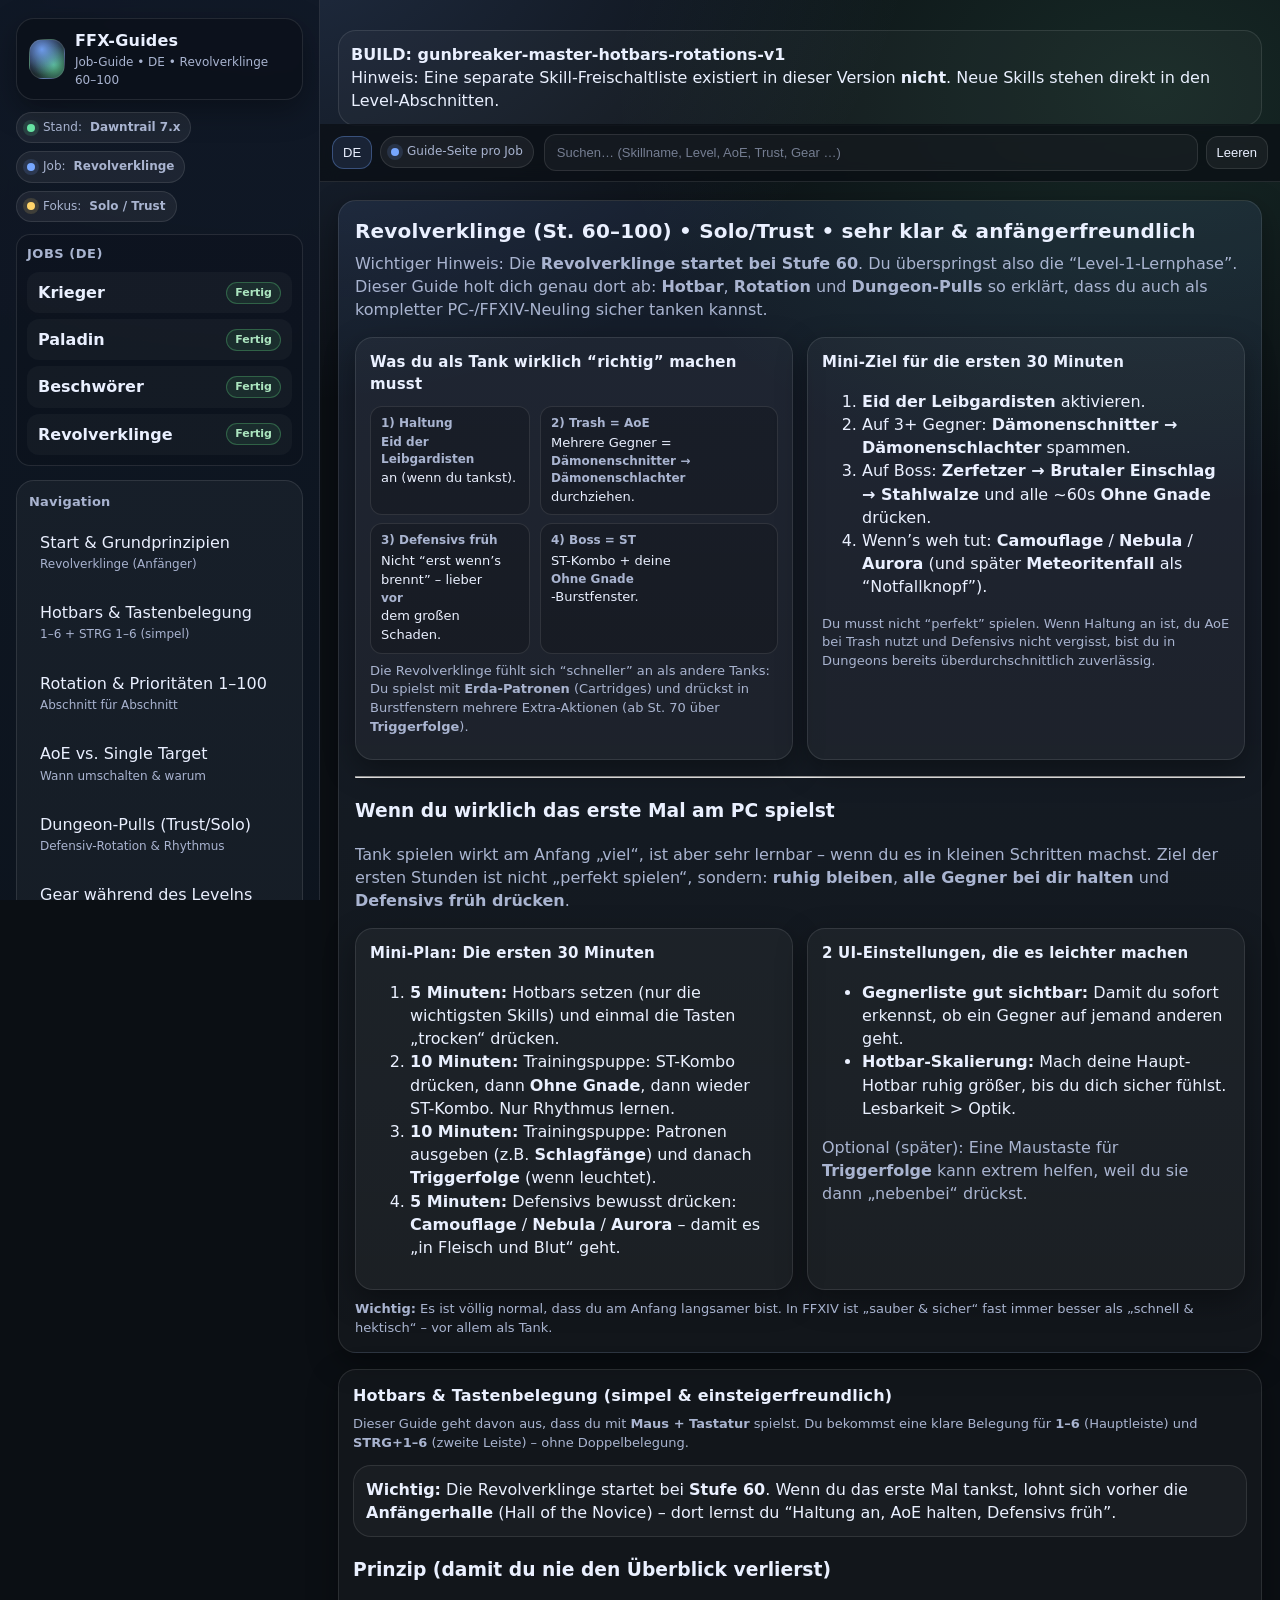
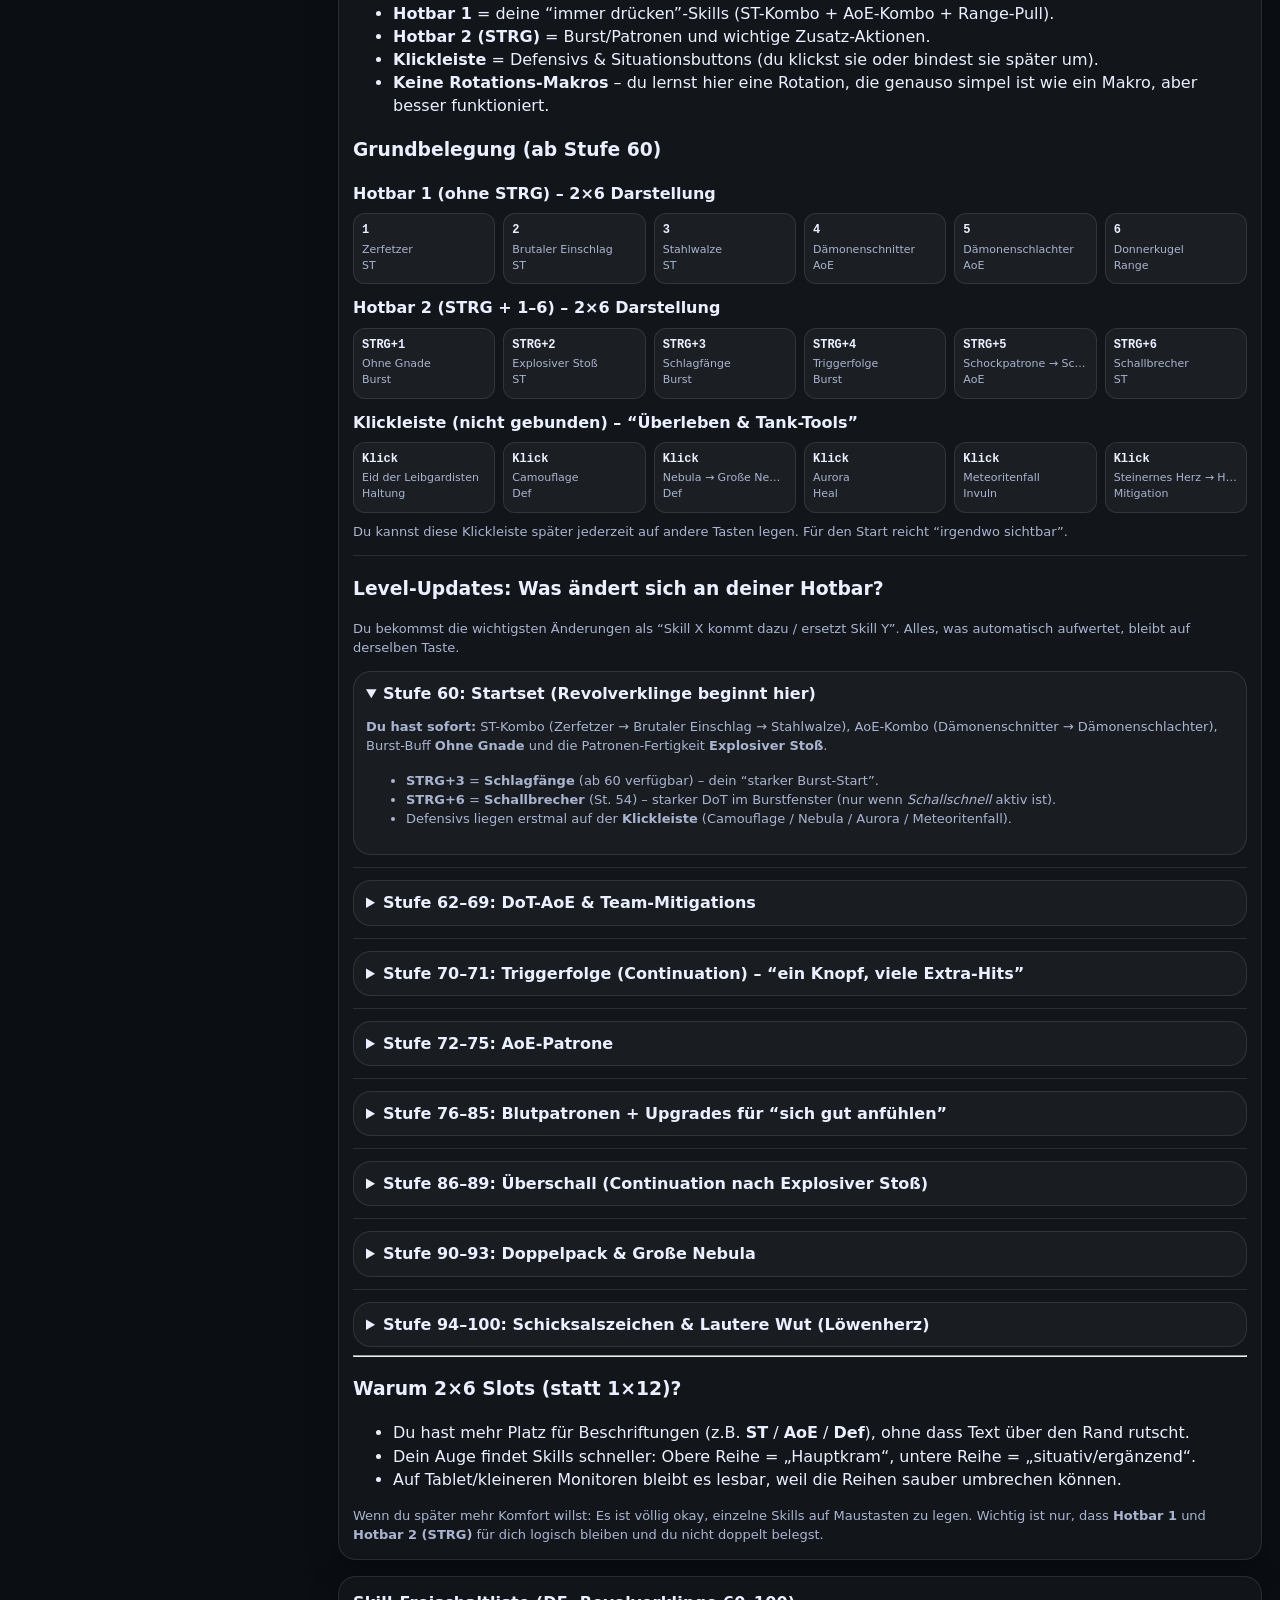
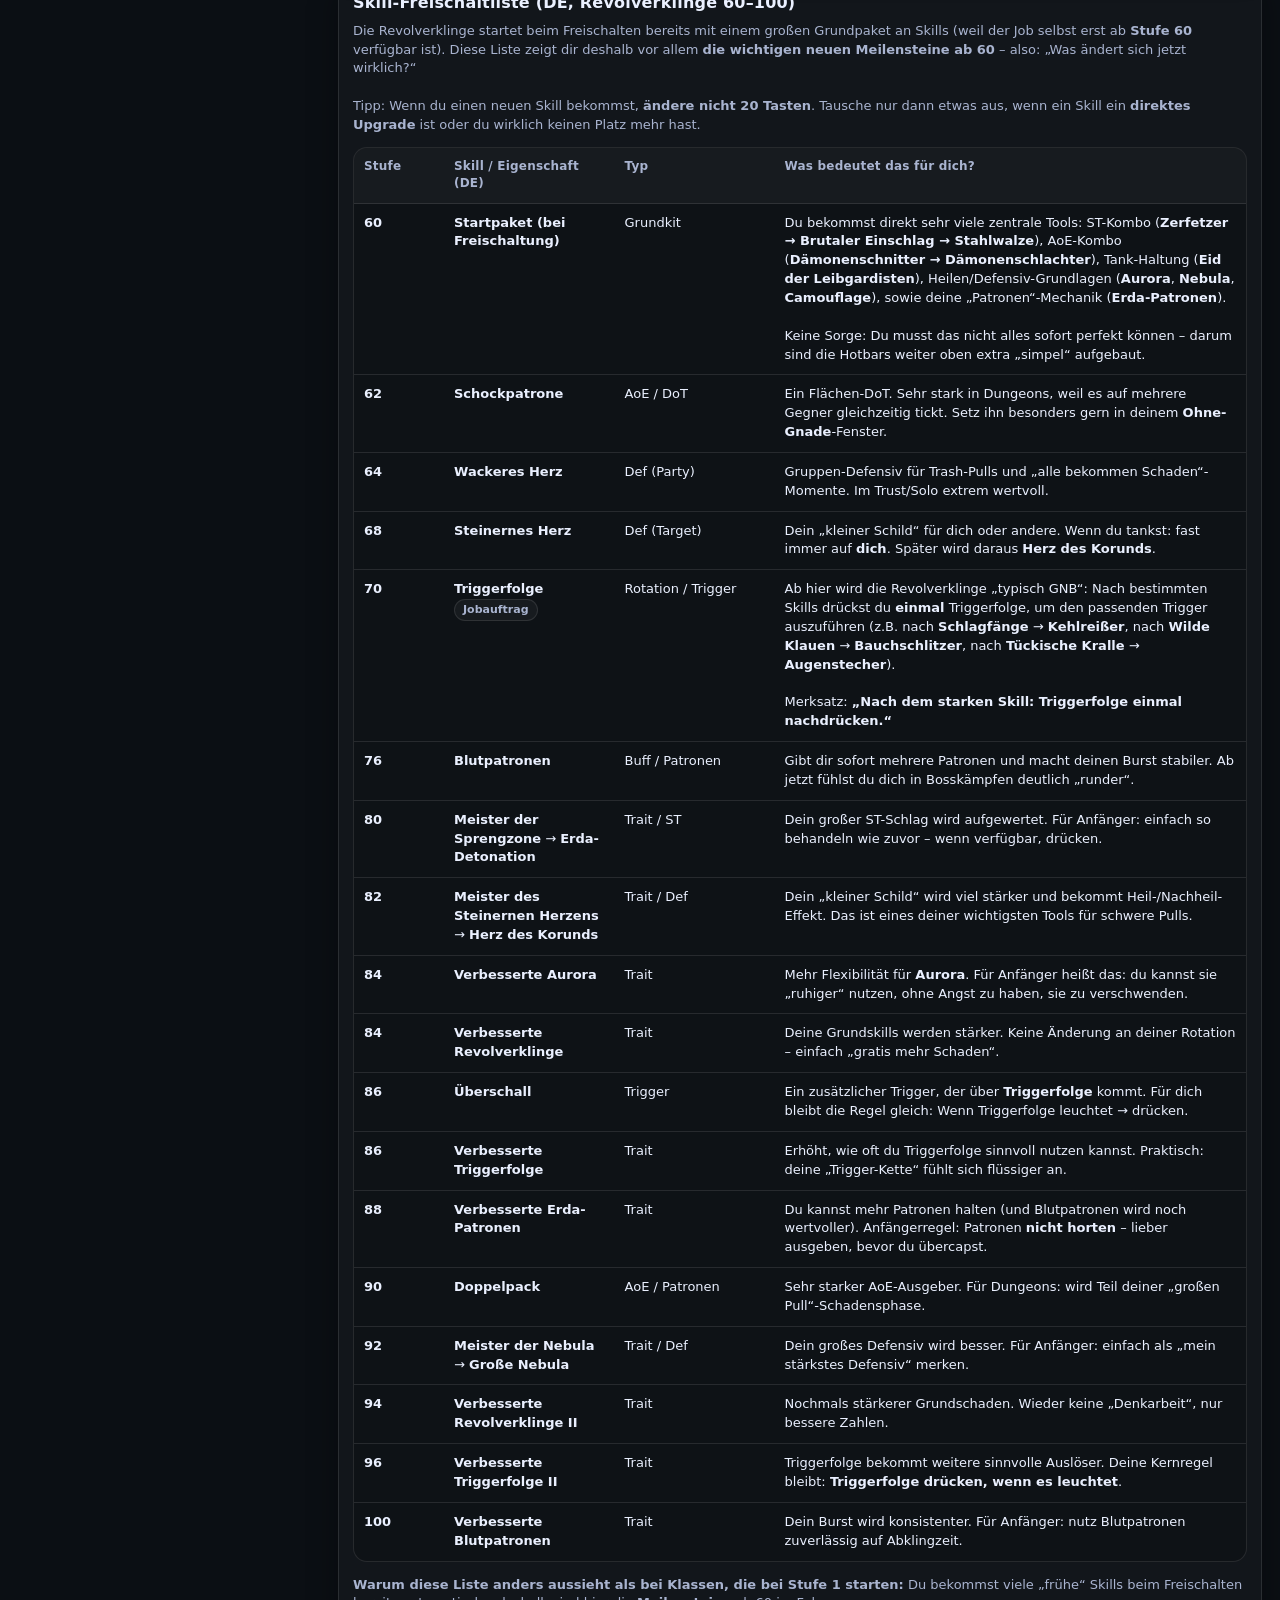
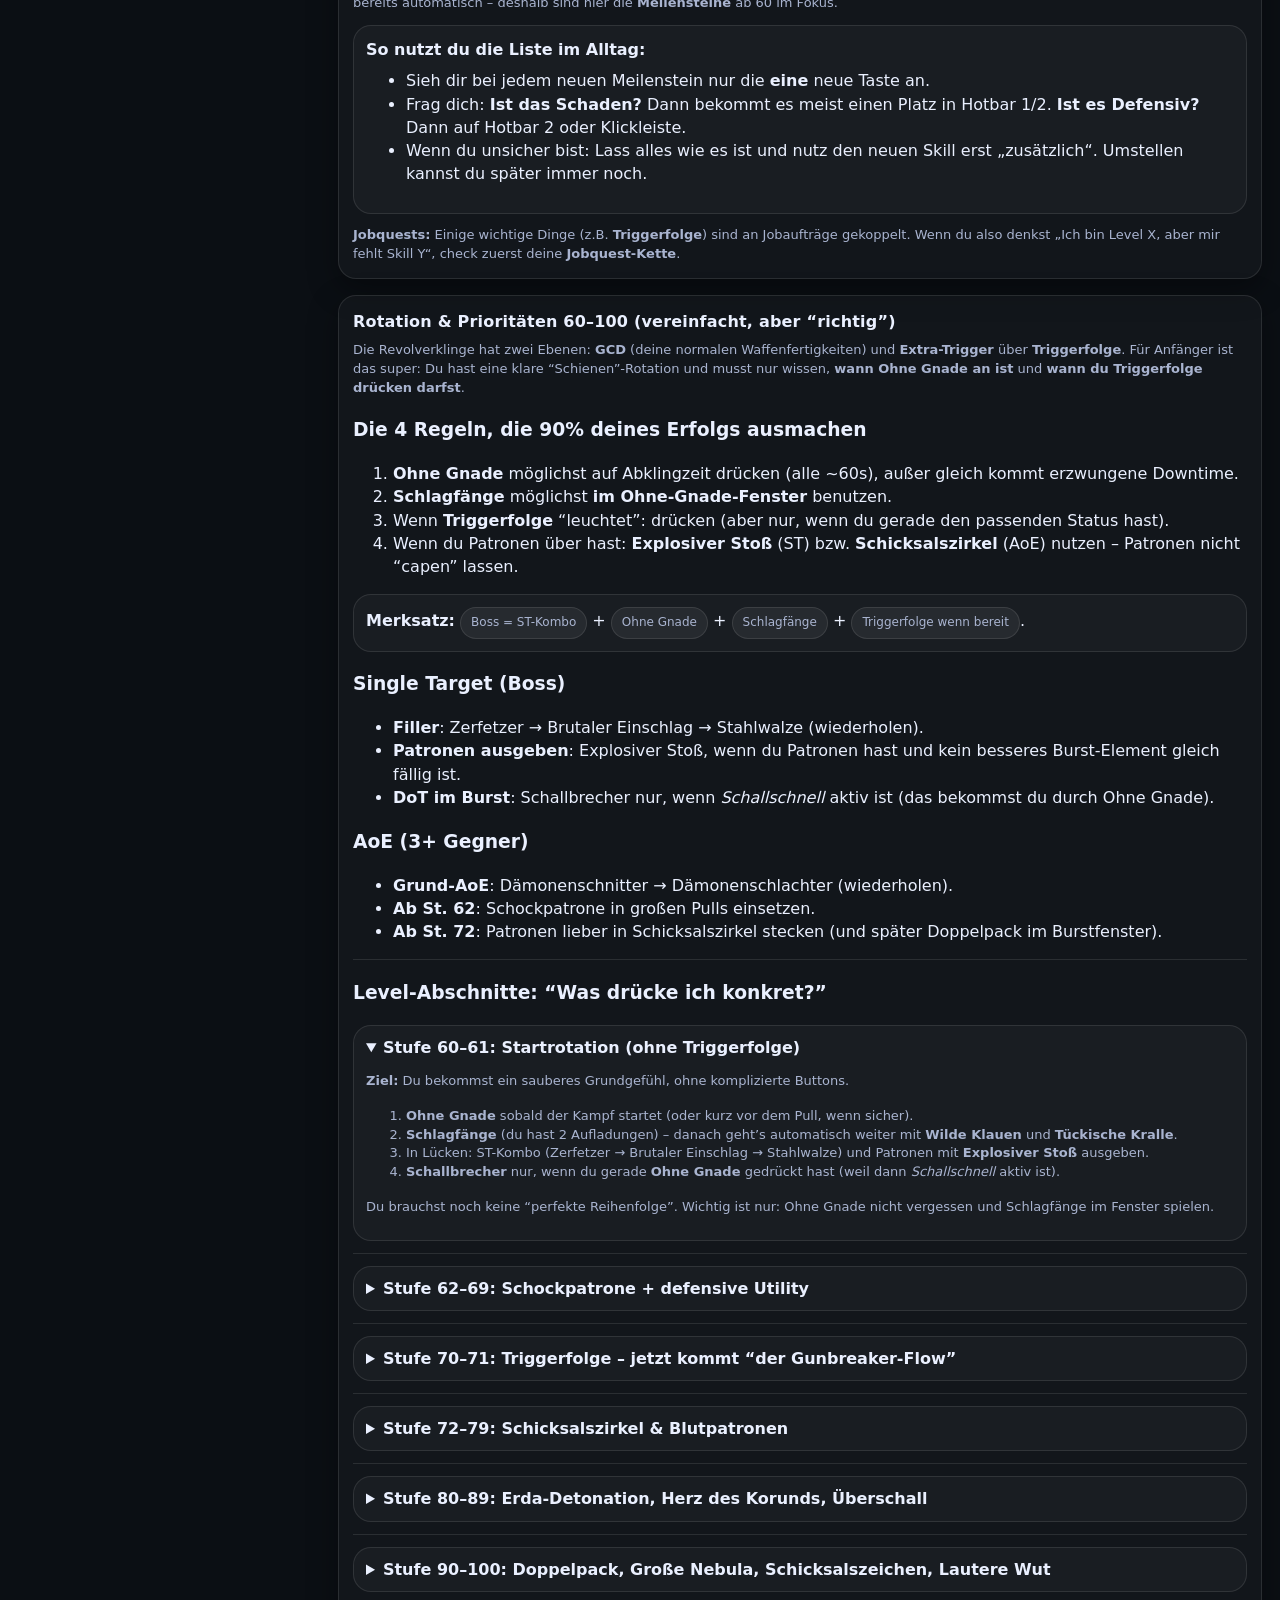
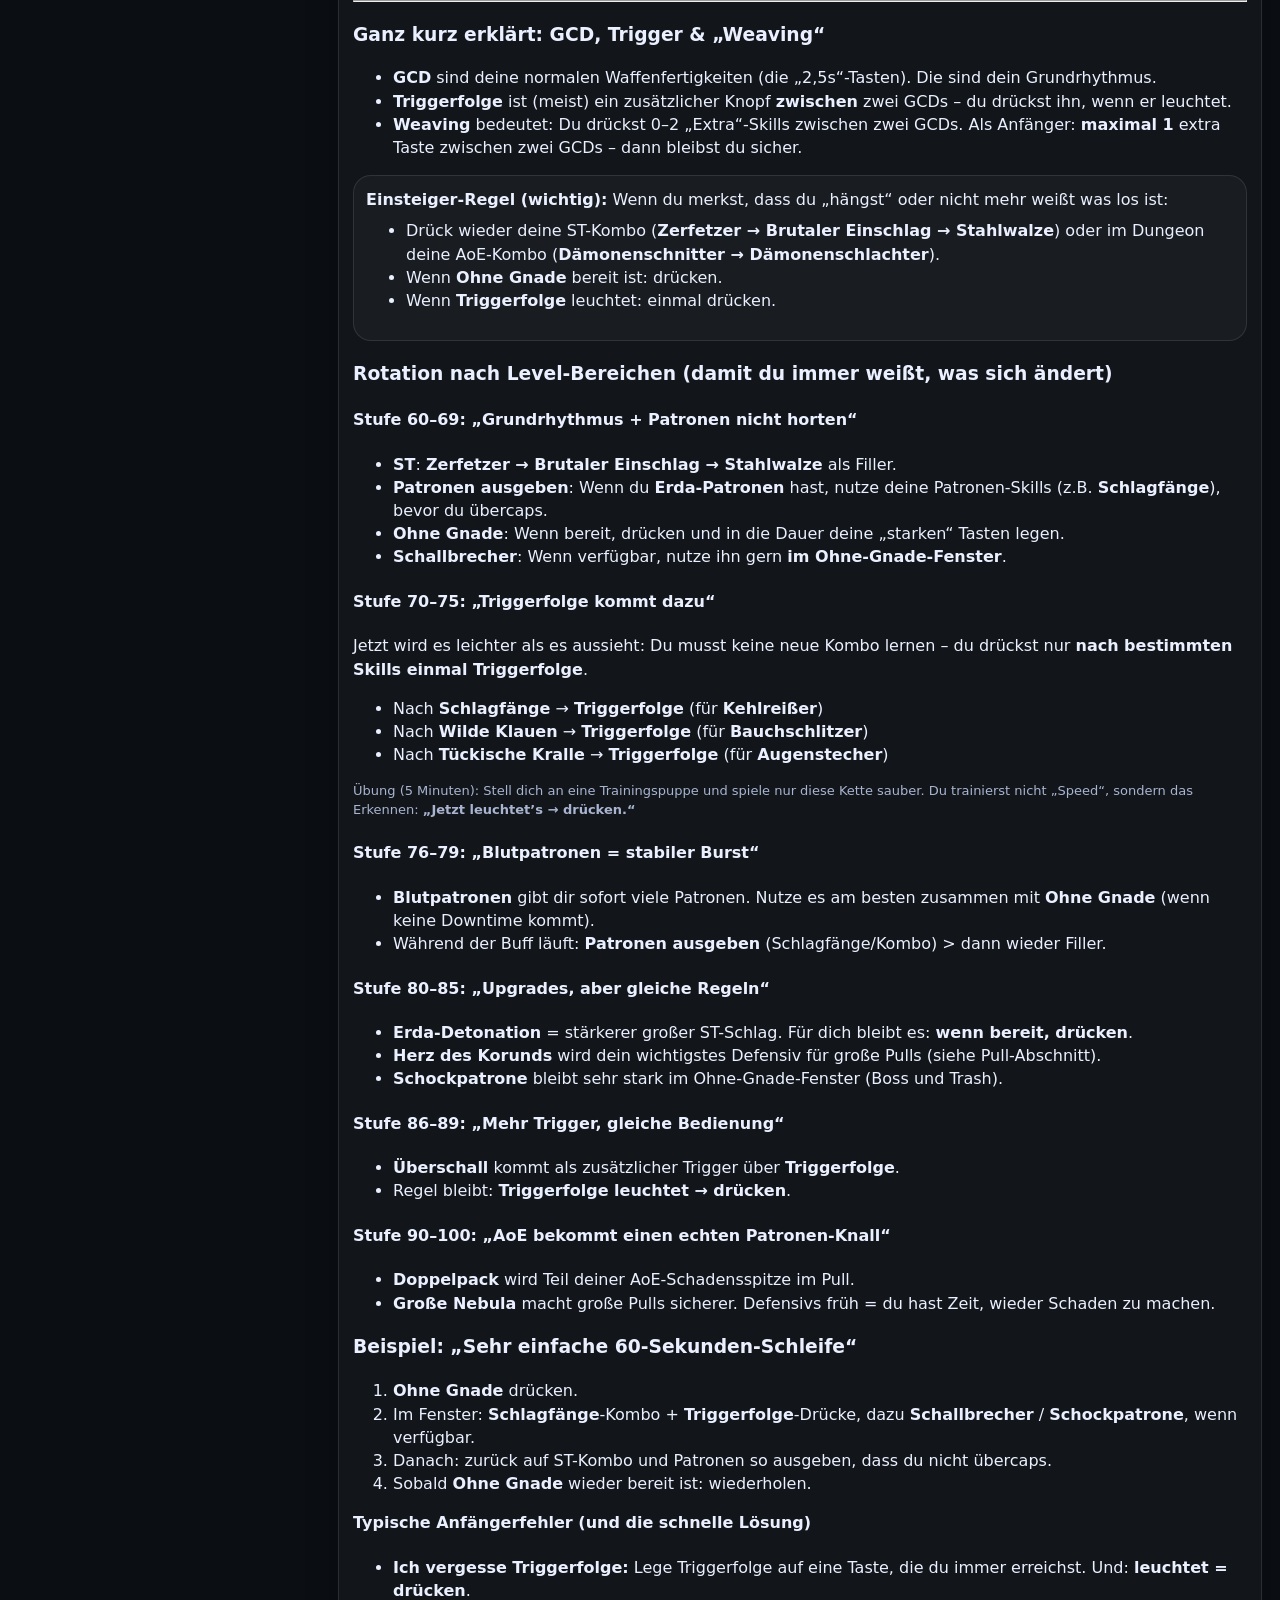
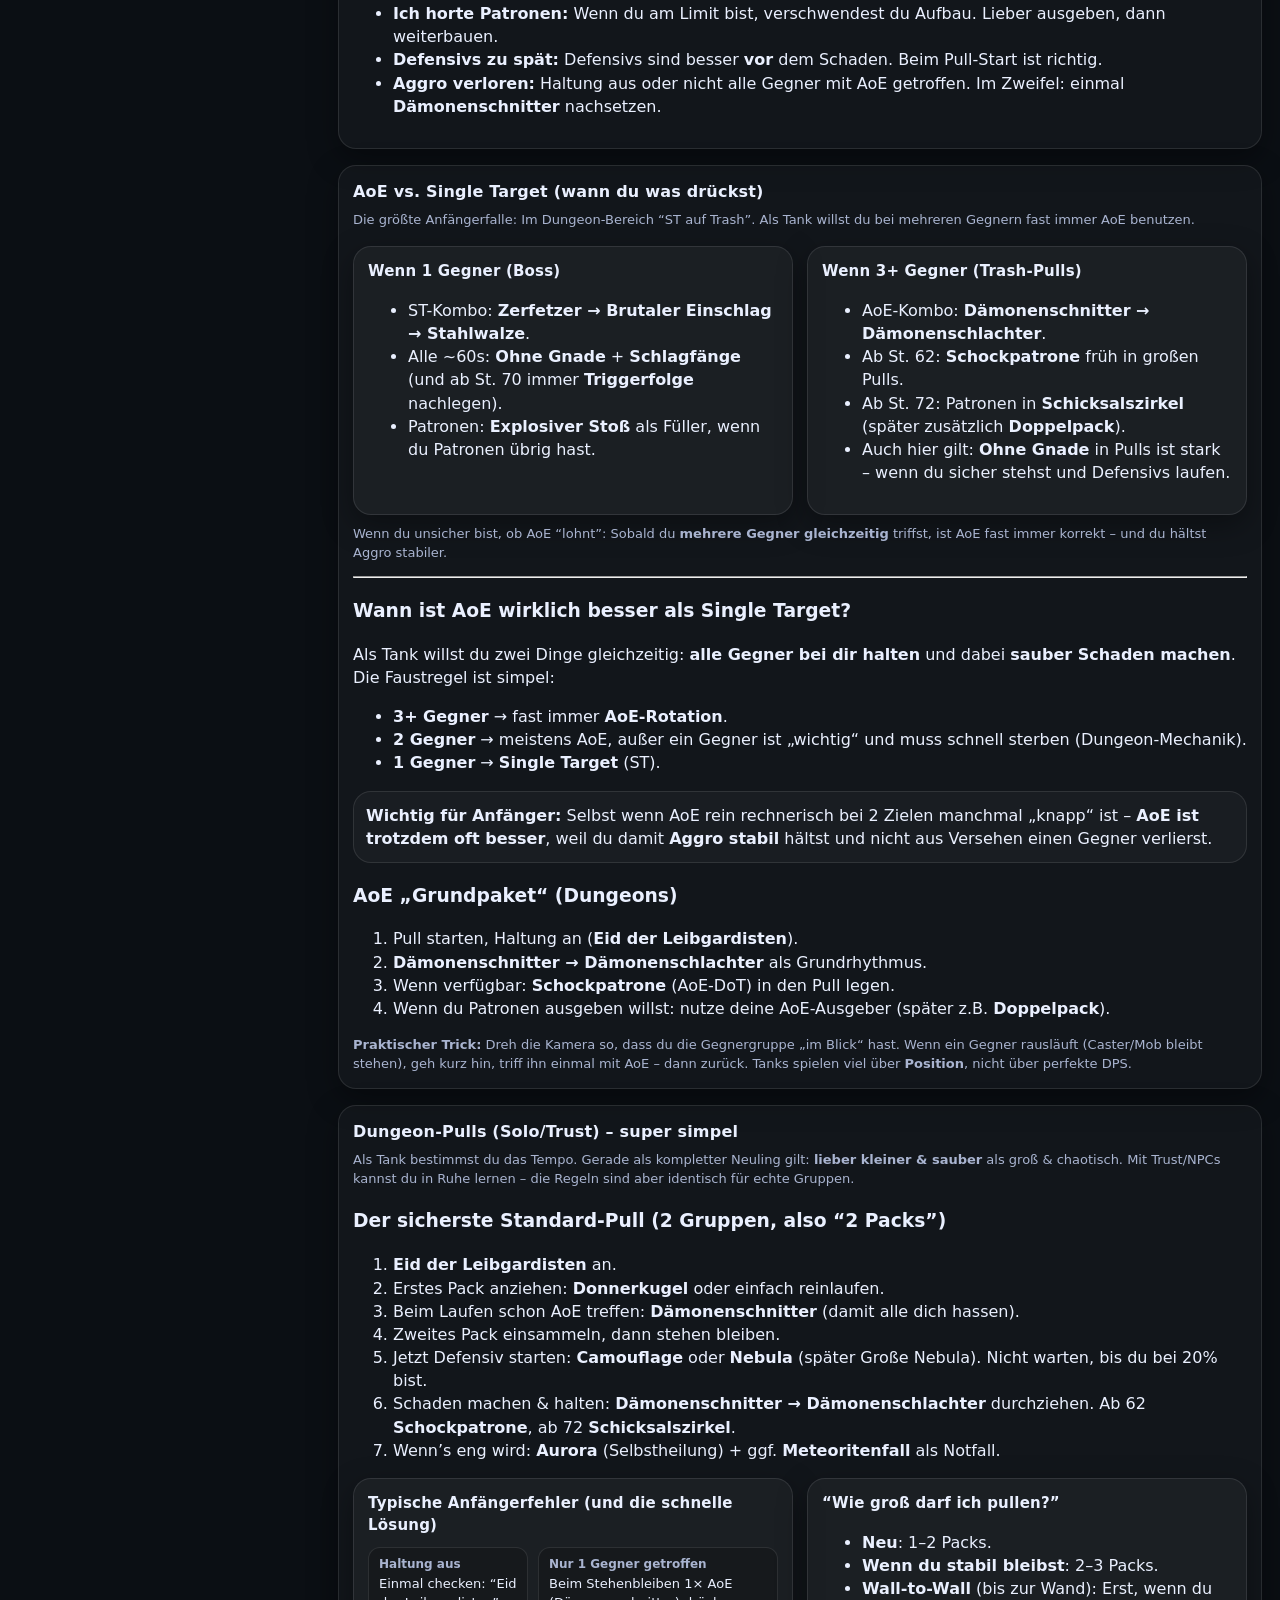
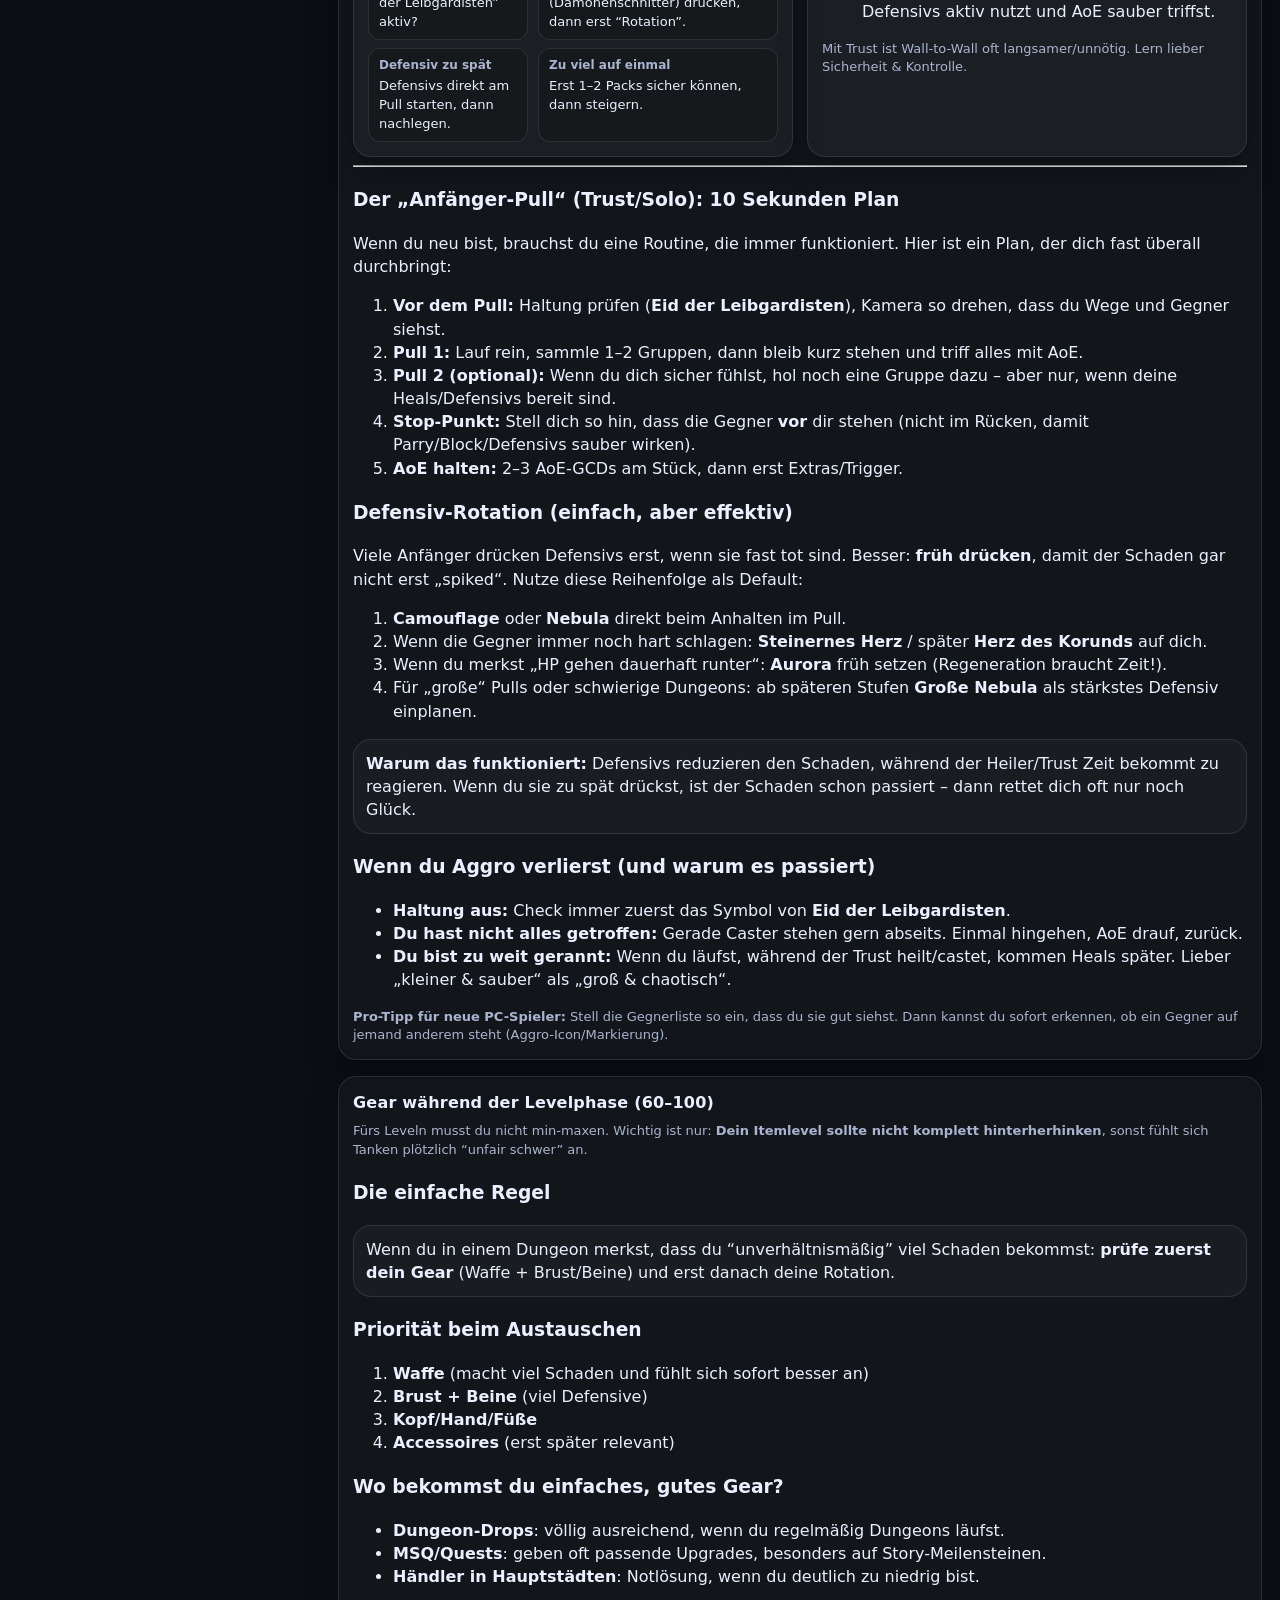
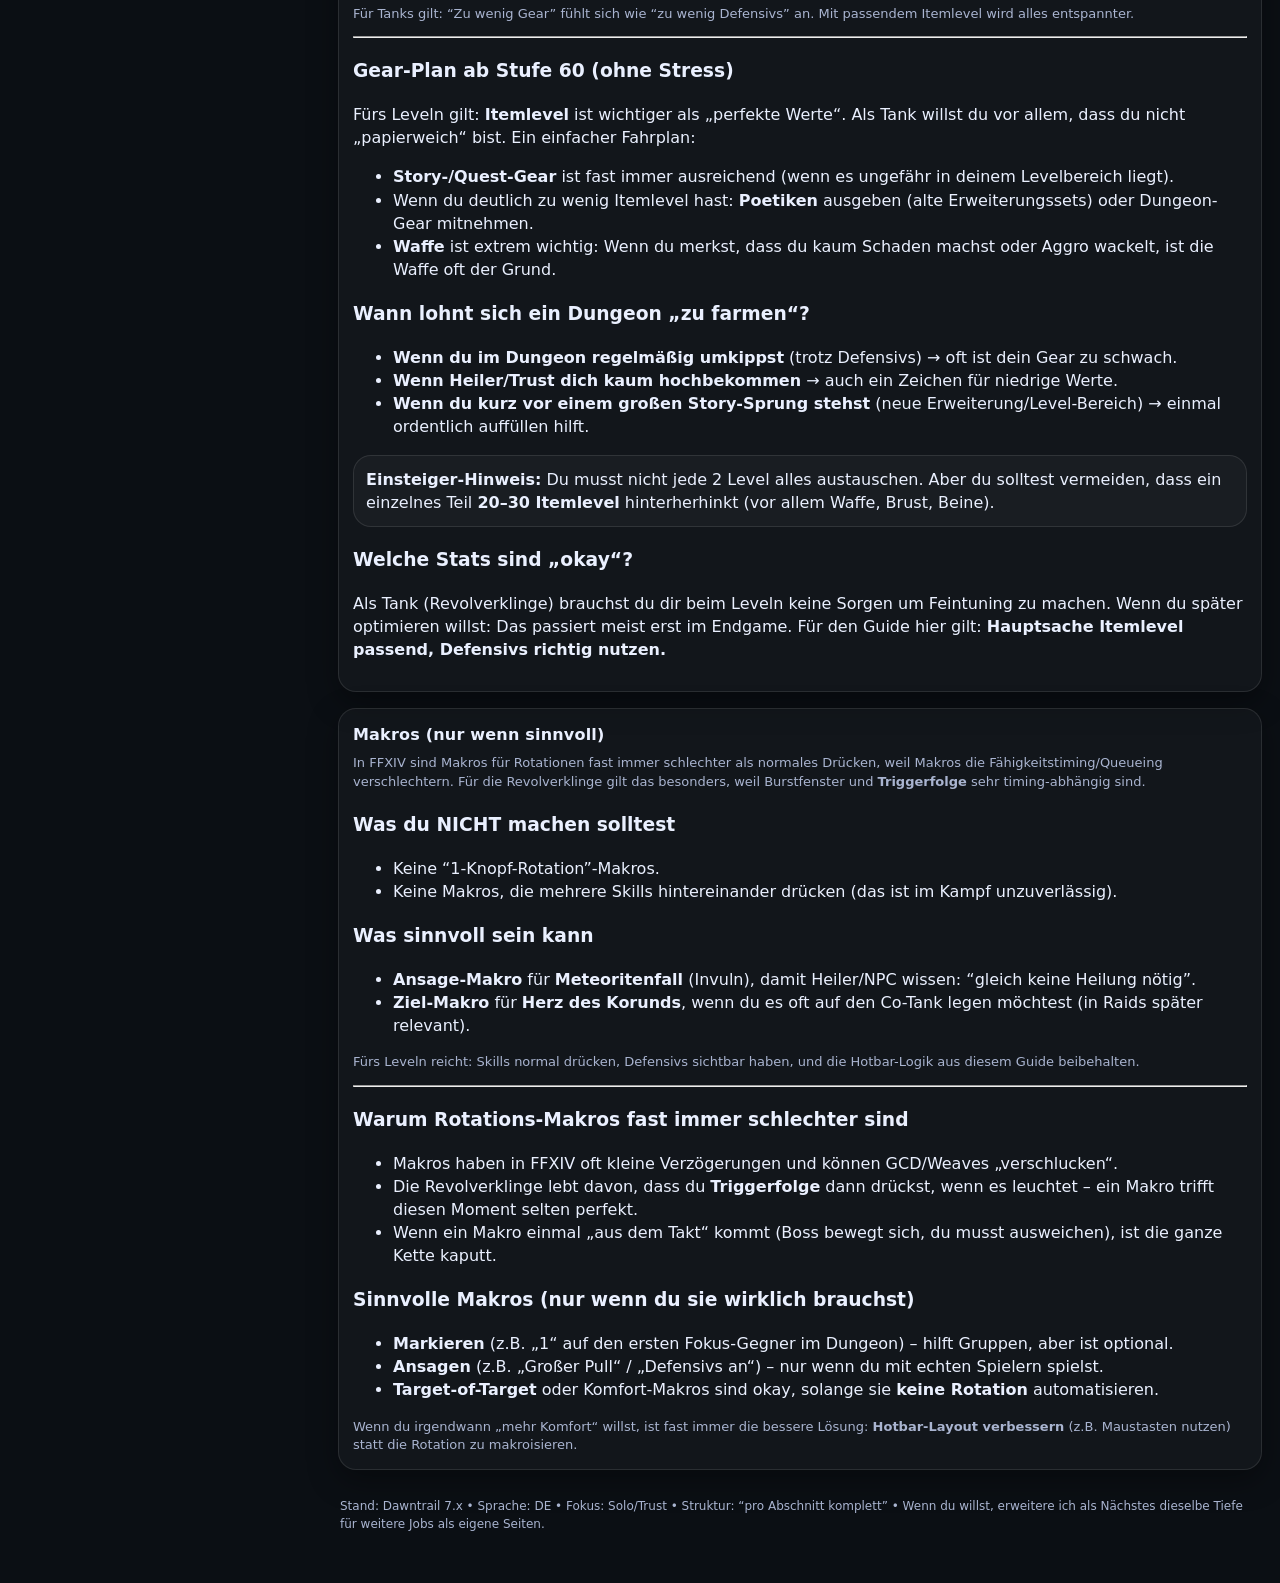
<file: de/jobs/gunbreaker.html>
<!doctype html>
<html lang="de">
<head>
  <meta charset="utf-8" />
  <meta name="viewport" content="width=device-width,initial-scale=1,viewport-fit=cover" />
  <title>FFXIV Revolverklinge Guide (DE) – Stufe 60–100 | FFX Guides</title>
  <meta name="description" content="Extrem detaillierter Einsteiger-Guide für die Revolverklinge (Gunbreaker) in FFXIV – Stufe 60–100: Hotbars, Rotation, AoE vs ST, Dungeon-Pulls, Gear, Makros." />
  <style>
    :root{
      --bg:#0b0f14;
      --panel:#101826;
      --panel2:#0e1520;
      --text:#eaf0ff;
      --muted:#a9b4d0;
      --line:rgba(255,255,255,.10);
      --accent:#77a7ff;
      --ok:#66e3a3;
      --warn:#ffd36a;
      --bad:#ff7a7a;
      --chip:#16243a;
      --shadow: 0 10px 30px rgba(0,0,0,.35);
      --radius: 18px;
      --radius2: 14px;
      --mono: ui-monospace, SFMono-Regular, Menlo, Monaco, Consolas, "Liberation Mono", "Courier New", monospace;
      --sans: ui-sans-serif, system-ui, -apple-system, Segoe UI, Roboto, Helvetica, Arial, "Apple Color Emoji","Segoe UI Emoji";
    }
    *{box-sizing:border-box}
    html,body{height:100%}
    body{
      margin:0;
      font-family:var(--sans);
      background: radial-gradient(1200px 900px at 20% -10%, rgba(119,167,255,.20), transparent 55%),
                  radial-gradient(900px 700px at 90% 10%, rgba(102,227,163,.12), transparent 60%),
                  var(--bg);
      background-attachment: fixed;
      background-repeat: no-repeat;
      background-position: center top;

      color:var(--text);
      line-height:1.45;
    }

    /* Layout */
    .app{
      display:grid;
      grid-template-columns: 320px 1fr;
      min-height:100vh;
    }
    @media (max-width: 1024px){
      .app{grid-template-columns: 1fr}
    }

    /* Sidebar */
    .sidebar{
      position:sticky;
      top:0;
      height:100vh;
      overflow:auto;
      padding:18px 16px 22px;
      border-right:1px solid var(--line);
      background: linear-gradient(180deg, rgba(16,24,38,.92), rgba(14,21,32,.92));
      backdrop-filter: blur(10px);
    }
    @media (max-width:1024px){
      .sidebar{
        position:relative;
        height:auto;
        border-right:none;
        border-bottom:1px solid var(--line);
      }
    }
    .brand{
      display:flex;
      align-items:center;
      gap:10px;
      padding:10px 12px;
      border:1px solid var(--line);
      border-radius: var(--radius);
      box-shadow: var(--shadow);
      background: rgba(10,14,20,.55);
    }
    .logo{
      width:40px;height:40px;
      border-radius:14px;
      background: radial-gradient(circle at 35% 25%, rgba(119,167,255,.9), rgba(119,167,255,.15) 55%, transparent 70%),
                  radial-gradient(circle at 70% 65%, rgba(102,227,163,.8), rgba(102,227,163,.10) 55%, transparent 70%),
                  rgba(255,255,255,.06);
      border:1px solid var(--line);
    }
    .brand h1{
      font-size:16px;
      margin:0;
      letter-spacing:.2px;
    }
    .brand p{
      margin:2px 0 0;
      font-size:12px;
      color:var(--muted);
    }

    .meta{
      margin-top:12px;
      display:flex;
      flex-wrap:wrap;
      gap:8px;
    }
    .pill{
      display:inline-flex;
      align-items:center;
      gap:8px;
      padding:6px 10px;
      border-radius:999px;
      border:1px solid var(--line);
      background: rgba(255,255,255,.06);
      font-size:12px;
      color:var(--muted);
      white-space:nowrap;
    }
    .dot{
      width:8px;height:8px;border-radius:50%;
      background: var(--accent);
      box-shadow: 0 0 0 4px rgba(119,167,255,.15);
    }
    .dot.ok{background:var(--ok); box-shadow:0 0 0 4px rgba(102,227,163,.15)}
    .dot.warn{background:var(--warn); box-shadow:0 0 0 4px rgba(255,211,106,.15)}
    .dot.bad{background:var(--bad); box-shadow:0 0 0 4px rgba(255,122,122,.15)}

    .nav{
      margin-top:14px;
      padding:12px;
      border-radius: var(--radius);
      border:1px solid var(--line);
      background: rgba(255,255,255,.04);
    }
    .nav h2{
      margin:0 0 8px;
      font-size:13px;
      letter-spacing:.2px;
      color:var(--muted);
      font-weight:600;
    }
    .nav a{
      display:block;
      text-decoration:none;
      color:var(--text);
      padding:10px 10px;
      border-radius:12px;
      border:1px solid transparent;
      margin-bottom:6px;
      background: transparent;
    }
    .nav a:hover{
      border-color: var(--line);
      background: rgba(255,255,255,.05);
    }
    .nav a small{
      display:block;
      color:var(--muted);
      font-size:12px;
      margin-top:2px;
    }

    /* Main */
    .main{
      padding:18px 18px 40px;
    }
    .topbar{
      position:sticky;
      top:0;
      z-index:20;
      padding:10px 12px;
      margin:-18px -18px 18px;
      border-bottom:1px solid var(--line);
      background: rgba(11,15,20,.72);
      backdrop-filter: blur(10px);
    }
    @media (max-width:1024px){
      .topbar{
        position:relative;
        top:auto;
        margin:0 0 18px;
        border:1px solid var(--line);
        border-radius: var(--radius);
        background: rgba(11,15,20,.55);
      }
    }
    .topbar-inner{
      display:flex;
      gap:10px;
      align-items:center;
      justify-content:space-between;
      flex-wrap:wrap;
    }
    .langbox{
      display:flex;
      gap:8px;
      align-items:center;
      flex-wrap:wrap;
    }
    .btn{
      border:1px solid var(--line);
      background: rgba(255,255,255,.05);
      color:var(--text);
      padding:8px 10px;
      border-radius: 12px;
      cursor:pointer;
      font-size:13px;
    }
    .btn:hover{background: rgba(255,255,255,.08)}
    .btn.primary{
      border-color: rgba(119,167,255,.35);
      background: rgba(119,167,255,.12);
    }
    .search{
      display:flex;
      gap:8px;
      align-items:center;
      min-width:260px;
      flex:1 1 320px;
    }
    .search input{
      width:100%;
      padding:10px 12px;
      border-radius: 12px;
      border:1px solid var(--line);
      background: rgba(255,255,255,.04);
      color:var(--text);
      outline:none;
      font-size:13px;
    }
    .search input::placeholder{color: rgba(169,180,208,.65)}

    .hero{
      border-radius: var(--radius);
      border:1px solid var(--line);
      background: linear-gradient(180deg, rgba(119,167,255,.10), rgba(255,255,255,.03));
      padding:16px 16px 14px;
      box-shadow: var(--shadow);
    }
    .hero h2{
      margin:0 0 6px;
      font-size:20px;
      letter-spacing:.2px;
    }
    .hero p{margin:0; color:var(--muted)}
    .grid{
      margin-top:16px;
      display:grid;
      grid-template-columns: 1fr 1fr;
      gap:14px;
    }
    @media (max-width:1100px){ .grid{grid-template-columns:1fr} }

    .card{
      border-radius: var(--radius);
      border:1px solid var(--line);
      background: rgba(255,255,255,.04);
      box-shadow: var(--shadow);
      padding:14px;
    }
    .card h3{
      margin:0 0 10px;
      font-size:15px;
      letter-spacing:.2px;
    }
    .card p{margin:8px 0; color:var(--muted)}
    .kvs{
      display:grid;
      grid-template-columns: 160px 1fr;
      gap:8px 10px;
      margin-top:10px;
    }
    @media (max-width:520px){ .kvs{grid-template-columns: 1fr} }
    .kvs div{
      padding:8px 10px;
      border:1px solid var(--line);
      border-radius: 12px;
      background: rgba(0,0,0,.18);
    }
    .kvs b{display:block; font-size:12px; color:var(--muted); font-weight:600}
    .kvs span{display:block; margin-top:2px; font-size:13px; color:var(--text)}

    .section{
      margin-top:16px;
      border-radius: var(--radius);
      border:1px solid var(--line);
      background: rgba(255,255,255,.03);
      box-shadow: var(--shadow);
      padding:14px;
    }
    .section h2{
      margin:0 0 8px;
      font-size:16px;
      letter-spacing:.2px;
    }
    .section .sub{
      color:var(--muted);
      font-size:13px;
      margin:0 0 12px;
    }

    /* Tables */
    table{
      width:100%;
      border-collapse:separate;
      border-spacing:0;
      overflow:hidden;
      border-radius: var(--radius2);
      border:1px solid var(--line);
      background: rgba(0,0,0,.18);
    }
    th,td{
      padding:10px 10px;
      border-bottom:1px solid var(--line);
      vertical-align:top;
      font-size:13px;
    }
    th{
      text-align:left;
      font-size:12px;
      color:var(--muted);
      font-weight:700;
      letter-spacing:.2px;
      background: rgba(255,255,255,.04);
    }
    tr:last-child td{border-bottom:none}

    
    /* Skills table UX improvements (scoped via .tablewrap) */
    .tablewrap{
      overflow:auto;
      max-height:520px;
      border-radius: var(--radius2);
      border:1px solid var(--line);
      background: rgba(0,0,0,0.18);
    }
    .tablewrap table{
      width:100%;
      border-collapse:separate;
      border-spacing:0;
      min-width: 720px; /* keeps columns readable on narrow screens; wrapper scrolls */
      border:none;       /* wrapper already has border */
      background: transparent;
    }
    .tablewrap thead th{
      position: sticky;
      top: 0;
      z-index: 2;
      background: rgba(255,255,255,0.06); /* glass header */
      backdrop-filter: blur(6px);
    }
    .tablewrap tbody tr{
      background: rgba(0,0,0,0.10);
    }
    .tablewrap tbody tr:nth-child(even){
      background: rgba(255,255,255,0.03);
    }
    .tablewrap tbody tr:hover{
      background: rgba(119,167,255,0.08);
    }
    .tablewrap td, .tablewrap th{
      padding:12px 10px;
      border-bottom:1px solid var(--line);
      vertical-align:top;
      font-size:13px;
      background: transparent;
    }
    .tablewrap tbody tr:last-child td{border-bottom:none}
    @media (max-width:520px){
      .tablewrap{max-height: 420px;}
      .tablewrap table{min-width: 640px;}
    }
/* Skill-Liste: Level-Spalte visuell verankern */
    .tablewrap td:first-child,
    .tablewrap th:first-child{
      font-family: var(--mono);
      font-weight: 700;
      width: 84px;
      min-width: 84px;
      text-align: center;
      background: rgba(0,0,0,0.22);
    }
    .tablewrap th:first-child{
      background: rgba(0,0,0,0.38);
    }

    /* Skill-Liste: klarere Kategorie-Tags (semantische Klassen) */
    .tablewrap .tag{
      font-weight:700;
      letter-spacing:.2px;
      text-transform:uppercase;
      min-width:78px;
      justify-content:center;
    }
    .tablewrap .tag.st{border-color:rgba(119,167,255,0.30); background: rgba(119,167,255,0.10); color: rgba(234,240,255,0.92);}
    .tablewrap .tag.aoe{border-color:rgba(102,227,163,0.28); background: rgba(102,227,163,0.10); color: rgba(234,240,255,0.92);}
    .tablewrap .tag.def{border-color:rgba(255,211,106,0.28); background: rgba(255,211,106,0.10); color: rgba(234,240,255,0.92);}
    .tablewrap .tag.burst{border-color:rgba(255,211,106,0.28); background: rgba(255,211,106,0.10); color: rgba(234,240,255,0.92);}
    .tablewrap .tag.heal{border-color:rgba(102,227,163,0.28); background: rgba(102,227,163,0.10); color: rgba(234,240,255,0.92);}
    .tablewrap .tag.stance{border-color:rgba(102,227,163,0.28); background: rgba(102,227,163,0.10); color: rgba(234,240,255,0.92);}
    .tablewrap .tag.util,
    .tablewrap .tag.range,
    .tablewrap .tag.gauge,
    .tablewrap .tag.party,
    .tablewrap .tag.ogcd,
    .tablewrap .tag.mobility,
    .tablewrap .tag.emerg{
      border-color:rgba(255,255,255,0.16);
      background: rgba(255,255,255,0.06);
      color: rgba(234,240,255,0.86);
    }

      .tablewrap table{min-width: 640px;}
    }

    .tag{
      display:inline-flex;
      align-items:center;
      gap:6px;
      padding:4px 8px;
      border-radius:999px;
      border:1px solid var(--line);
      background: rgba(255,255,255,.05);
      color:var(--muted);
      font-size:12px;
      white-space:nowrap;
    }
    .tag.ok{color:rgba(102,227,163,.95); border-color:rgba(102,227,163,.25); background: rgba(102,227,163,.08)}
    .tag.warn{color:rgba(255,211,106,.95); border-color:rgba(255,211,106,.25); background: rgba(255,211,106,.08)}
    .tag.bad{color:rgba(255,122,122,.95); border-color:rgba(255,122,122,.25); background: rgba(255,122,122,.08)}
    .mono{font-family:var(--mono)}
    .hr{height:1px; background: var(--line); margin:12px 0}

    /* Hotbar mapping blocks */
    .hotbars{
      display:grid;
      grid-template-columns: 1fr 1fr;
      gap:12px;
      align-items:start;
    }
    @media (max-width:1100px){ .hotbars{grid-template-columns: 1fr} }

    .hotbar{
      border:1px solid var(--line);
      border-radius: var(--radius);
      padding:12px;
      background: rgba(0,0,0,.20);
    }
    .hotbar h4{margin:0 0 10px; font-size:14px}
    .keys{
      display:grid;
      grid-template-columns: repeat(6, minmax(44px, 1fr));
      gap:8px;
    }
.key{
      border:1px solid var(--line);
      border-radius: 14px;
      padding:8px 8px;
      background: rgba(255,255,255,.04);
      min-height:58px;
      display:flex;
      flex-direction:column;
      gap:6px;
      justify-content:space-between;
    }
    .key .k{
      display:flex;
      align-items:center;
      justify-content:space-between;
      gap:8px;
    }
    .kbd{
      font-family: var(--mono);
      font-size:12px;
      color: var(--text);
      padding:2px 6px;
      border-radius: 8px;
      border:1px solid var(--line);
      background: rgba(0,0,0,.22);
      white-space:nowrap;
    }
    .prio{
      font-size:11px;
      color: var(--muted);
      border:1px solid var(--line);
      background: rgba(255,255,255,.04);
      border-radius: 999px;
      padding:2px 6px;
      white-space:nowrap;
    }
    .skill{
      font-size:12px;
      color: var(--muted);
      min-height:30px;
    }
    .skill b{color:var(--text); font-weight:700}
    .note{
      margin-top:10px;
      font-size:13px;
      color:var(--muted);
    }

    /* Collapsible */
    details{
      border:1px solid var(--line);
      border-radius: var(--radius);
      padding:10px 12px;
      background: rgba(255,255,255,.03);
    }
    details summary{
      cursor:pointer;
      font-weight:700;
      color:var(--text);
    }
    details p, details li{
      color:var(--muted);
      font-size:13px;
    }

    /* Anchors */
    .anchor{scroll-margin-top: 86px;}
    @media (max-width:1024px){ .anchor{scroll-margin-top: 12px;} }

    /* Footer */
    .footer{
      margin-top:18px;
      color:var(--muted);
      font-size:12px;
      padding:10px 2px;
    }
    .callout{
      border:1px solid var(--line);
      border-radius: var(--radius);
      background: rgba(255,255,255,.03);
      padding:12px;
    }
    .callout strong{color:var(--text)}
    .callout .row{
      display:flex;
      flex-wrap:wrap;
      gap:8px;
      margin-top:8px;
    }
.tablewrap tbody tr:nth-child(even){background: rgba(0,0,0,0.26) !important;}
.tablewrap tbody tr:nth-child(even){
      box-shadow: inset 0 0 0 9999px rgba(0,0,0,0.30) !important;
    }
    .tablewrap tbody tr td{
      background: transparent !important;
      color: inherit;
    }


    /* Neue Skills Listen (Rotation-Abschnitte) */
    .skills-new{
      margin: 8px 0 10px;
      padding-left: 18px;
    }
    .skills-new li{
      margin: 6px 0;
      color: var(--muted);
      font-size: 13px;
    }
    .skills-new b{color: var(--text);}


    /* Lernpfad-Extras: Hotbar-Update & Fokus */
    .learn-extra{
      margin:10px 0 0;
      padding:10px 12px;
      border:1px solid var(--line);
      border-radius: var(--radius2);
      background: rgba(255,255,255,0.04);
    }
    .learn-extra h5{
      margin:0 0 6px;
      font-size:13px;
      letter-spacing:.2px;
      color:var(--text);
    }
    .learn-extra p{
      margin:4px 0;
      font-size:13px;
      color:var(--muted);
    }


    /* Rotation: Hotbar-Zuordnung pro Abschnitt */
    .hotbar-map{
      margin: 10px 0 0;
      padding: 10px 12px;
      border: 1px solid var(--line);
      border-radius: var(--radius2);
      background: rgba(0,0,0,0.14);
    }
    .hotbar-map h4{margin:0 0 8px;}
    .hotbar-map .cols{
      display:grid;
      grid-template-columns:repeat(2,minmax(0,1fr));
      gap:12px;
    }
    .hotbar-map ul{margin:0; padding-left:18px;}
    .hotbar-map li{margin:4px 0; color:var(--muted); font-size:13px;}
    .hotbar-map b{color:var(--text);}
    .hotbar-changes{
      margin-top:10px;
      padding-top:8px;
      border-top:1px solid var(--line);
      color:var(--muted);
      font-size:13px;
    }
    @media (max-width:640px){
      .hotbar-map .cols{grid-template-columns:1fr;}
    }


    /* Hotbar Visual (2×6) + kurze Labels */
    .hb-visual-wrap{margin:12px 0 10px;}
    .hb-visual-title{font-weight:800;margin:0 0 8px;}
    .hb-visual{
      display:grid;
      grid-template-columns:repeat(6,minmax(0,1fr));
      gap:8px;
    }
    .hb-slot{
      border:1px solid var(--line);
      border-radius: 12px;
      background: rgba(255,255,255,0.04);
      padding:10px 8px;
      min-height:46px;
      display:flex;
      flex-direction:column;
      justify-content:center;
      align-items:flex-start;
      overflow:hidden;
    }
    .hb-key{
      font-family: var(--mono);
      font-weight:900;
      font-size:12px;
      color: var(--text);
      line-height:1.1;
    }
    .hb-label{
      margin-top:4px;
      font-size:11px;
      color: var(--muted);
      white-space:nowrap;
      overflow:hidden;
      text-overflow:ellipsis;
      max-width:100%;
    }
    .hb-legend{
      margin:10px 0 0;
      padding:10px 12px;
      border:1px solid var(--line);
      border-radius: var(--radius2);
      background: rgba(0,0,0,0.12);
      color: var(--muted);
      font-size:13px;
    }
    .kbdtag{
      display:inline-block;
      padding:2px 8px;
      border-radius:999px;
      border:1px solid var(--line);
      background: rgba(255,255,255,0.04);
      font-size:11px;
      font-weight:800;
      color: var(--text);
      margin-right:8px;
      vertical-align:middle;
      white-space:nowrap;
    }


    /* Sidebar: Job-Navigation (identisch auf allen Job-Seiten) */
    .jobnav{
      margin-top: 12px;
      padding: 10px;
      border: 1px solid var(--line);
      border-radius: var(--radius2);
      background: rgba(0,0,0,0.10);
    }
    .jobnav h3{
      margin: 0 0 8px;
      font-size: 13px;
      letter-spacing: .04em;
      text-transform: uppercase;
      color: var(--muted);
    }
    .jobnav a{
      display:flex;
      align-items:center;
      justify-content:space-between;
      gap:10px;
      padding: 8px 10px;
      border-radius: 12px;
      border: 1px solid transparent;
      color: var(--text);
      text-decoration:none;
      background: rgba(255,255,255,0.03);
      margin-bottom: 6px;
    }
    .jobnav a:last-child{margin-bottom:0}
    .jobnav a:hover{
      border-color: rgba(119,167,255,0.35);
      background: rgba(119,167,255,0.08);
    }
    .jobnav .jobname{font-weight:800}
    .badge{
      display:inline-block;
      padding: 2px 8px;
      border-radius: 999px;
      font-size: 11px;
      font-weight: 900;
      border: 1px solid var(--line);
      background: rgba(255,255,255,0.04);
      color: var(--muted);
      white-space:nowrap;
    }
    .badge.ok{
      border-color: rgba(90,200,120,0.35);
      background: rgba(90,200,120,0.10);
      color: rgba(180,240,200,0.95);
    }
    .badge.soon{
      border-color: rgba(255,200,80,0.35);
      background: rgba(255,200,80,0.10);
      color: rgba(255,235,200,0.95);
    }


    .badge.wip{
      border-color: rgba(119,167,255,0.40);
      background: rgba(119,167,255,0.12);
      color: rgba(210,230,255,0.95);
    }
</style>
</head>

<body>
  <div class="app">

    <!-- Sidebar -->
    <aside class="sidebar">
      <div class="brand">
        <div class="logo" aria-hidden="true"></div>
        <div>
          <h1>FFX-Guides</h1>
          <p>Job-Guide • DE • Revolverklinge 60–100</p>
        </div>
      </div>

      <div class="meta">
        <span class="pill"><span class="dot ok"></span>Stand: <b>Dawntrail 7.x</b></span>
        <span class="pill"><span class="dot"></span>Job: <b>Revolverklinge</b></span>
        <span class="pill"><span class="dot warn"></span>Fokus: <b>Solo / Trust</b></span>
      </div>

<div class="jobnav" aria-label="Job-Navigation">
        <h3>Jobs (DE)</h3>
        <a href="warrior.html"><span class="jobname">Krieger</span><span class="badge ok">Fertig</span></a>
        <a href="paladin.html"><span class="jobname">Paladin</span><span class="badge ok">Fertig</span></a>
        <a href="summoner.html"><span class="jobname">Beschwörer</span><span class="badge ok">Fertig</span></a>
        <a href="gunbreaker.html" class="active" aria-current="page"><span class="jobname">Revolverklinge</span><span class="badge ok">Fertig</span></a>
      </div>

      <div class="nav" aria-label="Inhaltsverzeichnis">
        <h2>Navigation</h2>
        <a href="#start" class="jump">Start & Grundprinzipien<small>Revolverklinge (Anfänger)</small></a>
        <a href="#hotbars" class="jump">Hotbars & Tastenbelegung<small>1–6 + STRG 1–6 (simpel)</small></a>
<a href="#rotations" class="jump">Rotation & Prioritäten 1–100<small>Abschnitt für Abschnitt</small></a>
        <a href="#aoe" class="jump">AoE vs. Single Target<small>Wann umschalten & warum</small></a>
        <a href="#pulls" class="jump">Dungeon-Pulls (Trust/Solo)<small>Defensiv-Rotation & Rhythmus</small></a>
        <a href="#gear" class="jump">Gear während des Levelns<small>Wann lohnt Farmen?</small></a>
        <a href="#macros" class="jump">Makros & “1-Button?”<small>Was geht, was nicht</small></a>
      </div>

      <div class="footer">
        Tipp: Nutze oben die Suche (z.B. „Tomahawk“, „Urbefreiung“, „AoE“), um schnell Stellen zu finden.
      </div>
    </aside>

    <!-- Main -->
    <main class="main">
      
<div class="callout" style="margin:12px 0 16px;">
  <strong>BUILD: gunbreaker-master-hotbars-rotations-v1</strong><br>
  Hinweis: Eine separate Skill-Freischaltliste existiert in dieser Version <b>nicht</b>. Neue Skills stehen direkt in den Level-Abschnitten.
</div>
<div class="topbar">
        <div class="topbar-inner">
          <div class="langbox">
            <button class="btn primary" type="button" aria-label="Sprache Deutsch aktiv">DE</button>
<span class="pill"><span class="dot"></span>Guide-Seite pro Job</span>
          </div>
          <div class="search">
            <input id="search" type="search" placeholder="Suchen… (Skillname, Level, AoE, Trust, Gear …)" aria-label="Guide durchsuchen" />
            <button class="btn" id="clear" type="button">Leeren</button>
          </div>
        </div>
      </div>

            <section class="hero anchor" id="start">
        <h2>Revolverklinge (St. 60–100) • Solo/Trust • sehr klar &amp; anfängerfreundlich</h2>
        <p>
          Wichtiger Hinweis: Die <b>Revolverklinge startet bei Stufe 60</b>. Du überspringst also die “Level-1-Lernphase”.
          Dieser Guide holt dich genau dort ab: <b>Hotbar</b>, <b>Rotation</b> und <b>Dungeon-Pulls</b> so erklärt,
          dass du auch als kompletter PC-/FFXIV-Neuling sicher tanken kannst.
        </p>

        <div class="grid">
          <div class="card">
            <h3>Was du als Tank wirklich “richtig” machen musst</h3>
            <div class="kvs">
              <div><b>1) Haltung</b><span><b>Eid der Leibgardisten</b> an (wenn du tankst).</span></div>
              <div><b>2) Trash = AoE</b><span>Mehrere Gegner = <b>Dämonenschnitter → Dämonenschlachter</b> durchziehen.</span></div>
              <div><b>3) Defensivs früh</b><span>Nicht “erst wenn’s brennt” – lieber <b>vor</b> dem großen Schaden.</span></div>
              <div><b>4) Boss = ST</b><span>ST-Kombo + deine <b>Ohne Gnade</b>-Burstfenster.</span></div>
            </div>
            <p class="note">
              Die Revolverklinge fühlt sich “schneller” an als andere Tanks: Du spielst mit <b>Erda-Patronen</b> (Cartridges)
              und drückst in Burstfenstern mehrere Extra-Aktionen (ab St. 70 über <b>Triggerfolge</b>).
            </p>
          </div>

          <div class="card">
            <h3>Mini-Ziel für die ersten 30 Minuten</h3>
            <ol class="steps">
              <li><b>Eid der Leibgardisten</b> aktivieren.</li>
              <li>Auf 3+ Gegner: <b>Dämonenschnitter → Dämonenschlachter</b> spammen.</li>
              <li>Auf Boss: <b>Zerfetzer → Brutaler Einschlag → Stahlwalze</b> und alle ~60s <b>Ohne Gnade</b> drücken.</li>
              <li>Wenn’s weh tut: <b>Camouflage</b> / <b>Nebula</b> / <b>Aurora</b> (und später <b>Meteoritenfall</b> als “Notfallknopf”).</li>
            </ol>
            <p class="note">
              Du musst nicht “perfekt” spielen. Wenn Haltung an ist, du AoE bei Trash nutzt und Defensivs nicht vergisst,
              bist du in Dungeons bereits überdurchschnittlich zuverlässig.
            </p>
          </div>
        </div>
      

<hr class="soft-sep" style="margin-top:16px;">

        <h3>Wenn du wirklich das erste Mal am PC spielst</h3>
        <p class="sub">
          Tank spielen wirkt am Anfang „viel“, ist aber sehr lernbar – wenn du es in kleinen Schritten machst.
          Ziel der ersten Stunden ist nicht „perfekt spielen“, sondern: <b>ruhig bleiben</b>, <b>alle Gegner bei dir halten</b> und <b>Defensivs früh drücken</b>.
        </p>

        <div class="grid">
          <div class="card">
            <h3>Mini-Plan: Die ersten 30 Minuten</h3>
            <ol>
              <li><b>5 Minuten:</b> Hotbars setzen (nur die wichtigsten Skills) und einmal die Tasten „trocken“ drücken.</li>
              <li><b>10 Minuten:</b> Trainingspuppe: ST-Kombo drücken, dann <b>Ohne Gnade</b>, dann wieder ST-Kombo. Nur Rhythmus lernen.</li>
              <li><b>10 Minuten:</b> Trainingspuppe: Patronen ausgeben (z.B. <b>Schlagfänge</b>) und danach <b>Triggerfolge</b> (wenn leuchtet).</li>
              <li><b>5 Minuten:</b> Defensivs bewusst drücken: <b>Camouflage</b> / <b>Nebula</b> / <b>Aurora</b> – damit es „in Fleisch und Blut“ geht.</li>
            </ol>
          </div>

          <div class="card">
            <h3>2 UI-Einstellungen, die es leichter machen</h3>
            <ul>
              <li><b>Gegnerliste gut sichtbar:</b> Damit du sofort erkennst, ob ein Gegner auf jemand anderen geht.</li>
              <li><b>Hotbar-Skalierung:</b> Mach deine Haupt-Hotbar ruhig größer, bis du dich sicher fühlst. Lesbarkeit &gt; Optik.</li>
            </ul>
            <p class="sub" style="margin-top:8px;">
              Optional (später): Eine Maustaste für <b>Triggerfolge</b> kann extrem helfen, weil du sie dann „nebenbei“ drückst.
            </p>
          </div>
        </div>

        <div class="note">
          <b>Wichtig:</b> Es ist völlig normal, dass du am Anfang langsamer bist.
          In FFXIV ist „sauber &amp; sicher“ fast immer besser als „schnell &amp; hektisch“ – vor allem als Tank.
        </div>
</section>

      <!-- Hotbars -->
      
<section class="section anchor" id="hotbars">
  <h2>Hotbars &amp; Tastenbelegung (simpel &amp; einsteigerfreundlich)</h2>
  <p class="sub">
    Dieser Guide geht davon aus, dass du mit <b>Maus + Tastatur</b> spielst.
    Du bekommst eine klare Belegung für <b>1–6</b> (Hauptleiste) und <b>STRG+1–6</b> (zweite Leiste) – ohne Doppelbelegung.
  </p>

  <div class="callout">
    <b>Wichtig:</b> Die Revolverklinge startet bei <b>Stufe 60</b>. Wenn du das erste Mal tankst, lohnt sich vorher
    die <b>Anfängerhalle</b> (Hall of the Novice) – dort lernst du “Haltung an, AoE halten, Defensivs früh”.
  </div>

  <h3>Prinzip (damit du nie den Überblick verlierst)</h3>
  <ul>
    <li><b>Hotbar 1</b> = deine “immer drücken”-Skills (ST-Kombo + AoE-Kombo + Range-Pull).</li>
    <li><b>Hotbar 2 (STRG)</b> = Burst/Patronen und wichtige Zusatz-Aktionen.</li>
    <li><b>Klickleiste</b> = Defensivs &amp; Situationsbuttons (du klickst sie oder bindest sie später um).</li>
    <li><b>Keine Rotations-Makros</b> – du lernst hier eine Rotation, die genauso simpel ist wie ein Makro, aber besser funktioniert.</li>
  </ul>

  <h3>Grundbelegung (ab Stufe 60)</h3>

  <div class="hb-visual-wrap">
    <p class="hb-visual-title">Hotbar 1 (ohne STRG) – 2×6 Darstellung</p>
    <div class="hb-visual">
      <div class="hb-slot"><div class="hb-key">1</div><div class="hb-label">Zerfetzer<br><span class="muted">ST</span></div></div>
      <div class="hb-slot"><div class="hb-key">2</div><div class="hb-label">Brutaler Einschlag<br><span class="muted">ST</span></div></div>
      <div class="hb-slot"><div class="hb-key">3</div><div class="hb-label">Stahlwalze<br><span class="muted">ST</span></div></div>
      <div class="hb-slot"><div class="hb-key">4</div><div class="hb-label">Dämonenschnitter<br><span class="muted">AoE</span></div></div>
      <div class="hb-slot"><div class="hb-key">5</div><div class="hb-label">Dämonenschlachter<br><span class="muted">AoE</span></div></div>
      <div class="hb-slot"><div class="hb-key">6</div><div class="hb-label">Donnerkugel<br><span class="muted">Range</span></div></div>
    </div>
  </div>

  <div class="hb-visual-wrap">
    <p class="hb-visual-title">Hotbar 2 (STRG + 1–6) – 2×6 Darstellung</p>
    <div class="hb-visual">
      <div class="hb-slot"><div class="hb-key">STRG+1</div><div class="hb-label">Ohne Gnade<br><span class="muted">Burst</span></div></div>
      <div class="hb-slot"><div class="hb-key">STRG+2</div><div class="hb-label">Explosiver Stoß<br><span class="muted">ST</span></div></div>
      <div class="hb-slot"><div class="hb-key">STRG+3</div><div class="hb-label">Schlagfänge<br><span class="muted">Burst</span></div></div>
      <div class="hb-slot"><div class="hb-key">STRG+4</div><div class="hb-label">Triggerfolge<br><span class="muted">Burst</span></div></div>
      <div class="hb-slot"><div class="hb-key">STRG+5</div><div class="hb-label">Schockpatrone → Schicksalszirkel<br><span class="muted">AoE</span></div></div>
      <div class="hb-slot"><div class="hb-key">STRG+6</div><div class="hb-label">Schallbrecher<br><span class="muted">ST</span></div></div>
    </div>
  </div>

  <div class="hb-visual-wrap">
    <p class="hb-visual-title">Klickleiste (nicht gebunden) – “Überleben &amp; Tank-Tools”</p>
    <div class="hb-visual">
      <div class="hb-slot"><div class="hb-key">Klick</div><div class="hb-label">Eid der Leibgardisten<br><span class="muted">Haltung</span></div></div>
      <div class="hb-slot"><div class="hb-key">Klick</div><div class="hb-label">Camouflage<br><span class="muted">Def</span></div></div>
      <div class="hb-slot"><div class="hb-key">Klick</div><div class="hb-label">Nebula → Große Nebula<br><span class="muted">Def</span></div></div>
      <div class="hb-slot"><div class="hb-key">Klick</div><div class="hb-label">Aurora<br><span class="muted">Heal</span></div></div>
      <div class="hb-slot"><div class="hb-key">Klick</div><div class="hb-label">Meteoritenfall<br><span class="muted">Invuln</span></div></div>
      <div class="hb-slot"><div class="hb-key">Klick</div><div class="hb-label">Steinernes Herz → Herz des Korunds<br><span class="muted">Mitigation</span></div></div>
    </div>
    <p class="note">Du kannst diese Klickleiste später jederzeit auf andere Tasten legen. Für den Start reicht “irgendwo sichtbar”.</p>
  </div>

  <div class="hr"></div>

  <h3>Level-Updates: Was ändert sich an deiner Hotbar?</h3>
  <p class="note">Du bekommst die wichtigsten Änderungen als “Skill X kommt dazu / ersetzt Skill Y”. Alles, was automatisch aufwertet, bleibt auf derselben Taste.</p>

  <details open>
    <summary>Stufe 60: Startset (Revolverklinge beginnt hier)</summary>
    <p><b>Du hast sofort:</b> ST-Kombo (Zerfetzer → Brutaler Einschlag → Stahlwalze), AoE-Kombo (Dämonenschnitter → Dämonenschlachter),
      Burst-Buff <b>Ohne Gnade</b> und die Patronen-Fertigkeit <b>Explosiver Stoß</b>.</p>
    <ul>
      <li><b>STRG+3</b> = <b>Schlagfänge</b> (ab 60 verfügbar) – dein “starker Burst-Start”.</li>
      <li><b>STRG+6</b> = <b>Schallbrecher</b> (St. 54) – starker DoT im Burstfenster (nur wenn <i>Schallschnell</i> aktiv ist).</li>
      <li>Defensivs liegen erstmal auf der <b>Klickleiste</b> (Camouflage / Nebula / Aurora / Meteoritenfall).</li>
    </ul>
  </details>

  <div class="hr"></div>

  <details>
    <summary>Stufe 62–69: DoT-AoE &amp; Team-Mitigations</summary>
    <p><b>Neu:</b> <b>Schockpatrone</b> (62), <b>Wackeres Herz</b> (64), <b>Steinernes Herz</b> (68).</p>
    <ul>
      <li><b>STRG+5</b> = <b>Schockpatrone</b> (bis St. 71). Das ist ein AoE-DoT – perfekt in großen Pulls.</li>
      <li><b>Steinernes Herz</b> kommt auf die Klickleiste (später wird es zu <b>Herz des Korunds</b> aufgewertet).</li>
      <li><b>Wackeres Herz</b> ebenfalls Klickleiste: “Gruppen-Mini-Defensiv” bei viel AoE-Schaden.</li>
    </ul>
  </details>

  <div class="hr"></div>

  <details>
    <summary>Stufe 70–71: Triggerfolge (Continuation) – “ein Knopf, viele Extra-Hits”</summary>
    <p><b>Neu:</b> <b>Triggerfolge</b> (70) und die Folge-Aktionen (<b>Kehlreißer</b>, <b>Bauchschlitzer</b>, <b>Augenstecher</b> usw.).</p>
    <ul>
      <li><b>STRG+4</b> = <b>Triggerfolge</b> (ab jetzt immer sichtbar!).</li>
      <li>Wichtig: Die Folge-Aktionen werden <b>nicht extra gebunden</b> – sie erscheinen über <b>Triggerfolge</b>, sobald du die passende Bedingung hast.</li>
      <li>Faustregel: Nach <b>Schlagfänge</b>, <b>Wilde Klauen</b> und <b>Tückische Kralle</b> drückst du jeweils einmal <b>Triggerfolge</b>.</li>
    </ul>
  </details>

  <div class="hr"></div>

  <details>
    <summary>Stufe 72–75: AoE-Patrone</summary>
    <p><b>Neu:</b> <b>Schicksalszirkel</b> (72) – AoE-Patronen-Ausgabe.</p>
    <ul>
      <li><b>STRG+5</b> wechselt jetzt von <b>Schockpatrone</b> zu <b>Schicksalszirkel</b>.</li>
      <li><b>Schockpatrone</b> bleibt wichtig – pack sie auf die Klickleiste (oder ersetze damit situativ einen selten genutzten Klick-Button).</li>
    </ul>
  </details>

  <div class="hr"></div>

  <details>
    <summary>Stufe 76–85: Blutpatronen + Upgrades für “sich gut anfühlen”</summary>
    <p><b>Neu:</b> <b>Blutpatronen</b> (76), <b>Erda-Detonation</b> (80), <b>Herz des Korunds</b> (82).</p>
    <ul>
      <li><b>Blutpatronen</b> auf die Klickleiste: Das ist dein “Patronen auffüllen”-Knopf für Burstfenster.</li>
      <li><b>Erda-Detonation</b> ersetzt/aufwertet deine alte Spreng-Action – die Taste bleibt auf der Klickleiste (wenn du Sprengzone dort hattest).</li>
      <li><b>Herz des Korunds</b> ersetzt <b>Steinernes Herz</b> (gleicher Platz auf der Klickleiste).</li>
    </ul>
  </details>

  <div class="hr"></div>

  <details>
    <summary>Stufe 86–89: Überschall (Continuation nach Explosiver Stoß)</summary>
    <p><b>Neu:</b> <b>Überschall</b> (86) – erscheint über <b>Triggerfolge</b>, nachdem du <b>Explosiver Stoß</b> benutzt hast.</p>
    <ul>
      <li>Kein neuer Platz nötig: Du drückst einfach wie gewohnt <b>STRG+4</b> (Triggerfolge), sobald Überschall bereit ist.</li>
    </ul>
  </details>

  <div class="hr"></div>

  <details>
    <summary>Stufe 90–93: Doppelpack &amp; Große Nebula</summary>
    <p><b>Neu:</b> <b>Doppelpack</b> (90) und <b>Große Nebula</b> (92).</p>
    <ul>
      <li><b>Doppelpack</b> auf die Klickleiste: starker AoE-Burst (kostet 2 Patronen).</li>
      <li><b>Große Nebula</b> ersetzt <b>Nebula</b> (gleicher Platz auf der Klickleiste).</li>
    </ul>
  </details>

  <div class="hr"></div>

  <details>
    <summary>Stufe 94–100: Schicksalszeichen &amp; Lautere Wut (Löwenherz)</summary>
    <p><b>Neu:</b> <b>Schicksalszeichen</b> (96) erscheint über <b>Triggerfolge</b> nach <b>Schicksalszirkel</b>. Auf St. 100 kommt <b>Lautere Wut</b>.</p>
    <ul>
      <li>Kein zusätzlicher Platz nötig: Beides läuft über <b>Triggerfolge</b> bzw. ist eine Aufwertung deiner Burst-Logik.</li>
      <li><b>Lautere Wut</b> benutzt du in deinen großen Burstfenstern (typisch nach <b>Blutpatronen</b>).</li>
    </ul>
  </details>


<hr class="soft-sep">

  <h3>Warum 2×6 Slots (statt 1×12)?</h3>
  <ul>
    <li>Du hast mehr Platz für Beschriftungen (z.B. <b>ST</b> / <b>AoE</b> / <b>Def</b>), ohne dass Text über den Rand rutscht.</li>
    <li>Dein Auge findet Skills schneller: Obere Reihe = „Hauptkram“, untere Reihe = „situativ/ergänzend“.</li>
    <li>Auf Tablet/kleineren Monitoren bleibt es lesbar, weil die Reihen sauber umbrechen können.</li>
  </ul>

  <div class="note">
    Wenn du später mehr Komfort willst: Es ist völlig okay, einzelne Skills auf Maustasten zu legen.
    Wichtig ist nur, dass <b>Hotbar 1</b> und <b>Hotbar 2 (STRG)</b> für dich logisch bleiben und du nicht doppelt belegst.
  </div>
</section>

<section class="section anchor" id="skills">
  <h2>Skill-Freischaltliste (DE, Revolverklinge 60–100)</h2>
  <p class="sub">
    Die Revolverklinge startet beim Freischalten bereits mit einem großen Grundpaket an Skills (weil der Job selbst erst ab <b>Stufe 60</b> verfügbar ist).
    Diese Liste zeigt dir deshalb vor allem <b>die wichtigen neuen Meilensteine ab 60</b> – also: „Was ändert sich jetzt wirklich?“
    <br><br>
    Tipp: Wenn du einen neuen Skill bekommst, <b>ändere nicht 20 Tasten</b>. Tausche nur dann etwas aus, wenn ein Skill ein <b>direktes Upgrade</b> ist
    oder du wirklich keinen Platz mehr hast.
  </p>

  <table aria-label="Skill Freischaltliste">
    <thead>
      <tr>
        <th style="width:90px;">Stufe</th>
        <th>Skill / Eigenschaft (DE)</th>
        <th style="width:160px;">Typ</th>
        <th>Was bedeutet das für dich?</th>
      </tr>
    </thead>
    <tbody>
      <tr>
        <td><b>60</b></td>
        <td><b>Startpaket (bei Freischaltung)</b></td>
        <td>Grundkit</td>
        <td>
          Du bekommst direkt sehr viele zentrale Tools: ST-Kombo (<b>Zerfetzer → Brutaler Einschlag → Stahlwalze</b>), AoE-Kombo (<b>Dämonenschnitter → Dämonenschlachter</b>),
          Tank-Haltung (<b>Eid der Leibgardisten</b>), Heilen/Defensiv-Grundlagen (<b>Aurora</b>, <b>Nebula</b>, <b>Camouflage</b>), sowie deine „Patronen“-Mechanik (<b>Erda-Patronen</b>).
          <br><br>
          Keine Sorge: Du musst das nicht alles sofort perfekt können – darum sind die Hotbars weiter oben extra „simpel“ aufgebaut.
        </td>
      </tr>

      <tr><td><b>62</b></td><td><b>Schockpatrone</b></td><td>AoE / DoT</td><td>Ein Flächen-DoT. Sehr stark in Dungeons, weil es auf mehrere Gegner gleichzeitig tickt. Setz ihn besonders gern in deinem <b>Ohne-Gnade</b>-Fenster.</td></tr>
      <tr><td><b>64</b></td><td><b>Wackeres Herz</b></td><td>Def (Party)</td><td>Gruppen-Defensiv für Trash-Pulls und „alle bekommen Schaden“-Momente. Im Trust/Solo extrem wertvoll.</td></tr>
      <tr><td><b>68</b></td><td><b>Steinernes Herz</b></td><td>Def (Target)</td><td>Dein „kleiner Schild“ für dich oder andere. Wenn du tankst: fast immer auf <b>dich</b>. Später wird daraus <b>Herz des Korunds</b>.</td></tr>

      <tr>
        <td><b>70</b></td>
        <td><b>Triggerfolge</b> <span class="badge warn">Jobauftrag</span></td>
        <td>Rotation / Trigger</td>
        <td>
          Ab hier wird die Revolverklinge „typisch GNB“: Nach bestimmten Skills drückst du <b>einmal</b> Triggerfolge, um den passenden Trigger auszuführen
          (z.B. nach <b>Schlagfänge</b> → <b>Kehlreißer</b>, nach <b>Wilde Klauen</b> → <b>Bauchschlitzer</b>, nach <b>Tückische Kralle</b> → <b>Augenstecher</b>).
          <br><br>
          Merksatz: <b>„Nach dem starken Skill: Triggerfolge einmal nachdrücken.“</b>
        </td>
      </tr>

      <tr><td><b>76</b></td><td><b>Blutpatronen</b></td><td>Buff / Patronen</td><td>Gibt dir sofort mehrere Patronen und macht deinen Burst stabiler. Ab jetzt fühlst du dich in Bosskämpfen deutlich „runder“.</td></tr>

      <tr><td><b>80</b></td><td><b>Meister der Sprengzone</b> → <b>Erda-Detonation</b></td><td>Trait / ST</td><td>Dein großer ST-Schlag wird aufgewertet. Für Anfänger: einfach so behandeln wie zuvor – wenn verfügbar, drücken.</td></tr>
      <tr><td><b>82</b></td><td><b>Meister des Steinernen Herzens</b> → <b>Herz des Korunds</b></td><td>Trait / Def</td><td>Dein „kleiner Schild“ wird viel stärker und bekommt Heil-/Nachheil-Effekt. Das ist eines deiner wichtigsten Tools für schwere Pulls.</td></tr>

      <tr><td><b>84</b></td><td><b>Verbesserte Aurora</b></td><td>Trait</td><td>Mehr Flexibilität für <b>Aurora</b>. Für Anfänger heißt das: du kannst sie „ruhiger“ nutzen, ohne Angst zu haben, sie zu verschwenden.</td></tr>
      <tr><td><b>84</b></td><td><b>Verbesserte Revolverklinge</b></td><td>Trait</td><td>Deine Grundskills werden stärker. Keine Änderung an deiner Rotation – einfach „gratis mehr Schaden“.</td></tr>

      <tr><td><b>86</b></td><td><b>Überschall</b></td><td>Trigger</td><td>Ein zusätzlicher Trigger, der über <b>Triggerfolge</b> kommt. Für dich bleibt die Regel gleich: Wenn Triggerfolge leuchtet → drücken.</td></tr>
      <tr><td><b>86</b></td><td><b>Verbesserte Triggerfolge</b></td><td>Trait</td><td>Erhöht, wie oft du Triggerfolge sinnvoll nutzen kannst. Praktisch: deine „Trigger-Kette“ fühlt sich flüssiger an.</td></tr>

      <tr><td><b>88</b></td><td><b>Verbesserte Erda-Patronen</b></td><td>Trait</td><td>Du kannst mehr Patronen halten (und Blutpatronen wird noch wertvoller). Anfängerregel: Patronen <b>nicht horten</b> – lieber ausgeben, bevor du übercapst.</td></tr>

      <tr><td><b>90</b></td><td><b>Doppelpack</b></td><td>AoE / Patronen</td><td>Sehr starker AoE-Ausgeber. Für Dungeons: wird Teil deiner „großen Pull“-Schadensphase.</td></tr>

      <tr><td><b>92</b></td><td><b>Meister der Nebula</b> → <b>Große Nebula</b></td><td>Trait / Def</td><td>Dein großes Defensiv wird besser. Für Anfänger: einfach als „mein stärkstes Defensiv“ merken.</td></tr>

      <tr><td><b>94</b></td><td><b>Verbesserte Revolverklinge II</b></td><td>Trait</td><td>Nochmals stärkerer Grundschaden. Wieder keine „Denkarbeit“, nur bessere Zahlen.</td></tr>

      <tr><td><b>96</b></td><td><b>Verbesserte Triggerfolge II</b></td><td>Trait</td><td>Triggerfolge bekommt weitere sinnvolle Auslöser. Deine Kernregel bleibt: <b>Triggerfolge drücken, wenn es leuchtet</b>.</td></tr>

      <tr><td><b>100</b></td><td><b>Verbesserte Blutpatronen</b></td><td>Trait</td><td>Dein Burst wird konsistenter. Für Anfänger: nutz Blutpatronen zuverlässig auf Abklingzeit.</td></tr>
    </tbody>
  </table>

  <div class="note" style="margin-top:14px;">
    <b>Warum diese Liste anders aussieht als bei Klassen, die bei Stufe 1 starten:</b>
    Du bekommst viele „frühe“ Skills beim Freischalten bereits automatisch – deshalb sind hier die <b>Meilensteine</b> ab 60 im Fokus.
  </div>


<div class="callout" style="margin-top:12px;">
    <b>So nutzt du die Liste im Alltag:</b>
    <ul style="margin-top:8px;">
      <li>Sieh dir bei jedem neuen Meilenstein nur die <b>eine</b> neue Taste an.</li>
      <li>Frag dich: <b>Ist das Schaden?</b> Dann bekommt es meist einen Platz in Hotbar 1/2. <b>Ist es Defensiv?</b> Dann auf Hotbar 2 oder Klickleiste.</li>
      <li>Wenn du unsicher bist: Lass alles wie es ist und nutz den neuen Skill erst „zusätzlich“. Umstellen kannst du später immer noch.</li>
    </ul>
  </div>

  <div class="note" style="margin-top:12px;">
    <b>Jobquests:</b> Einige wichtige Dinge (z.B. <b>Triggerfolge</b>) sind an Jobaufträge gekoppelt.
    Wenn du also denkst „Ich bin Level X, aber mir fehlt Skill Y“, check zuerst deine <b>Jobquest-Kette</b>.
  </div>
</section>




      <!-- Skills -->

<!-- Rotations -->
      <section class="section anchor" id="rotations">
  <h2>Rotation &amp; Prioritäten 60–100 (vereinfacht, aber “richtig”)</h2>
  <p class="sub">
    Die Revolverklinge hat zwei Ebenen:
    <b>GCD</b> (deine normalen Waffenfertigkeiten) und <b>Extra-Trigger</b> über <b>Triggerfolge</b>.
    Für Anfänger ist das super: Du hast eine klare “Schienen”-Rotation und musst nur wissen,
    <b>wann Ohne Gnade an ist</b> und <b>wann du Triggerfolge drücken darfst</b>.
  </p>

  <h3>Die 4 Regeln, die 90% deines Erfolgs ausmachen</h3>
  <ol>
    <li><b>Ohne Gnade</b> möglichst auf Abklingzeit drücken (alle ~60s), außer gleich kommt erzwungene Downtime.</li>
    <li><b>Schlagfänge</b> möglichst <b>im Ohne-Gnade-Fenster</b> benutzen.</li>
    <li>Wenn <b>Triggerfolge</b> “leuchtet”: drücken (aber nur, wenn du gerade den passenden Status hast).</li>
    <li>Wenn du Patronen über hast: <b>Explosiver Stoß</b> (ST) bzw. <b>Schicksalszirkel</b> (AoE) nutzen – Patronen nicht “capen” lassen.</li>
  </ol>

  <div class="callout">
    <b>Merksatz:</b> <span class="pill">Boss = ST-Kombo</span> + <span class="pill">Ohne Gnade</span> + <span class="pill">Schlagfänge</span> + <span class="pill">Triggerfolge wenn bereit</span>.
  </div>

  <h3>Single Target (Boss)</h3>
  <ul>
    <li><b>Filler</b>: Zerfetzer → Brutaler Einschlag → Stahlwalze (wiederholen).</li>
    <li><b>Patronen ausgeben</b>: Explosiver Stoß, wenn du Patronen hast und kein besseres Burst-Element gleich fällig ist.</li>
    <li><b>DoT im Burst</b>: Schallbrecher nur, wenn <i>Schallschnell</i> aktiv ist (das bekommst du durch Ohne Gnade).</li>
  </ul>

  <h3>AoE (3+ Gegner)</h3>
  <ul>
    <li><b>Grund-AoE</b>: Dämonenschnitter → Dämonenschlachter (wiederholen).</li>
    <li><b>Ab St. 62</b>: Schockpatrone in großen Pulls einsetzen.</li>
    <li><b>Ab St. 72</b>: Patronen lieber in Schicksalszirkel stecken (und später Doppelpack im Burstfenster).</li>
  </ul>

  <div class="hr"></div>

  <h3>Level-Abschnitte: “Was drücke ich konkret?”</h3>

  <details open>
    <summary>Stufe 60–61: Startrotation (ohne Triggerfolge)</summary>
    <p><b>Ziel:</b> Du bekommst ein sauberes Grundgefühl, ohne komplizierte Buttons.</p>
    <ol>
      <li><b>Ohne Gnade</b> sobald der Kampf startet (oder kurz vor dem Pull, wenn sicher).</li>
      <li><b>Schlagfänge</b> (du hast 2 Aufladungen) – danach geht’s automatisch weiter mit <b>Wilde Klauen</b> und <b>Tückische Kralle</b>.</li>
      <li>In Lücken: ST-Kombo (Zerfetzer → Brutaler Einschlag → Stahlwalze) und Patronen mit <b>Explosiver Stoß</b> ausgeben.</li>
      <li><b>Schallbrecher</b> nur, wenn du gerade <b>Ohne Gnade</b> gedrückt hast (weil dann <i>Schallschnell</i> aktiv ist).</li>
    </ol>
    <p class="note">Du brauchst noch keine “perfekte Reihenfolge”. Wichtig ist nur: Ohne Gnade nicht vergessen und Schlagfänge im Fenster spielen.</p>
  </details>

  <div class="hr"></div>

  <details>
    <summary>Stufe 62–69: Schockpatrone + defensive Utility</summary>
    <p><b>Neu:</b> Schockpatrone (AoE-DoT). In Bosskämpfen ist sie optional; in großen Pulls sehr gut.</p>
    <ul>
      <li>Im Bosskampf bleibt alles wie vorher.</li>
      <li>In Pulls: Nach deiner AoE-Kombo einmal <b>Schockpatrone</b> setzen und dann weiter AoE-Kombo.</li>
      <li><b>Steinernes Herz</b> (68) ist ein extrem guter “Mini-Cooldown” – nutz es früh (auf dich oder den Co-Tank).</li>
    </ul>
  </details>

  <div class="hr"></div>

  <details>
    <summary>Stufe 70–71: Triggerfolge – jetzt kommt “der Gunbreaker-Flow”</summary>
    <p><b>Neu:</b> Triggerfolge + Kehlreißer/Bauchschlitzer/Augenstecher.</p>
    <p>
      Ab jetzt ist die wichtigste Gewohnheit:
      <b>Nach bestimmten Skills einmal Triggerfolge drücken</b>.
      Du brauchst keine Extra-Taste für Kehlreißer &amp; Co. – sie erscheinen über Triggerfolge.
    </p>
    <ol>
      <li>Ohne Gnade an.</li>
      <li>Schlagfänge → <b>Triggerfolge</b> (Kehlreißer).</li>
      <li>Wilde Klauen → <b>Triggerfolge</b> (Bauchschlitzer).</li>
      <li>Tückische Kralle → <b>Triggerfolge</b> (Augenstecher).</li>
    </ol>
    <p class="note">Wenn du nur diese “Triggerfolge nach jedem Schlagfänge-Schritt”-Regel lernst, spielst du automatisch sehr solide.</p>
  </details>

  <div class="hr"></div>

  <details>
    <summary>Stufe 72–79: Schicksalszirkel &amp; Blutpatronen</summary>
    <p><b>Neu:</b> Schicksalszirkel (72) für AoE + Blutpatronen (76) zum Auffüllen deiner Patronen.</p>
    <ul>
      <li>AoE-Pulls: Patronen primär in <b>Schicksalszirkel</b> investieren.</li>
      <li>Blutpatronen: Vor großen Burstfenstern drücken, damit du genug Patronen hast.</li>
      <li>Boss: Ohne Gnade + Schlagfänge(+ Triggerfolge) bleibt der Kern.</li>
    </ul>
  </details>

  <div class="hr"></div>

  <details>
    <summary>Stufe 80–89: Erda-Detonation, Herz des Korunds, Überschall</summary>
    <p><b>Neu:</b> Erda-Detonation (80), Herz des Korunds (82), Überschall (86 über Triggerfolge nach Explosiver Stoß).</p>
    <ul>
      <li>Erda-Detonation: Auf Abklingzeit nutzen (gerne im Ohne-Gnade-Fenster).</li>
      <li>Herz des Korunds: Dein bestes “kleines Defensiv” (auf dich oder ein Teammitglied).</li>
      <li>Überschall: Wenn du Explosiver Stoß spielst und Triggerfolge danach leuchtet → drücken.</li>
    </ul>
  </details>

  <div class="hr"></div>

  <details>
    <summary>Stufe 90–100: Doppelpack, Große Nebula, Schicksalszeichen, Lautere Wut</summary>
    <p><b>Neu:</b> Doppelpack (90), Große Nebula (92), Schicksalszeichen (96 über Triggerfolge), Lautere Wut (100).</p>
    <ul>
      <li>Doppelpack: AoE-Burst mit 2 Patronen – ideal im Ohne-Gnade-Fenster in großen Pulls oder Multi-Target-Bossen.</li>
      <li>Schicksalszeichen: Erscheint über Triggerfolge nach Schicksalszirkel – einfach drücken, wenn es bereit ist.</li>
      <li>Lautere Wut: Dein “großes Finish” im großen Burstfenster (typisch zusammen mit Blutpatronen).</li>
    </ul>
  </details>



  <hr class="soft-sep">

  <h3>Ganz kurz erklärt: GCD, Trigger &amp; „Weaving“</h3>
  <ul>
    <li><b>GCD</b> sind deine normalen Waffenfertigkeiten (die „2,5s“-Tasten). Die sind dein Grundrhythmus.</li>
    <li><b>Triggerfolge</b> ist (meist) ein zusätzlicher Knopf <b>zwischen</b> zwei GCDs – du drückst ihn, wenn er leuchtet.</li>
    <li><b>Weaving</b> bedeutet: Du drückst 0–2 „Extra“-Skills zwischen zwei GCDs. Als Anfänger: <b>maximal 1</b> extra Taste zwischen zwei GCDs – dann bleibst du sicher.</li>
  </ul>

  <div class="callout">
    <b>Einsteiger-Regel (wichtig):</b> Wenn du merkst, dass du „hängst“ oder nicht mehr weißt was los ist:
    <ul style="margin-top:8px;">
      <li>Drück wieder deine ST-Kombo (<b>Zerfetzer → Brutaler Einschlag → Stahlwalze</b>) oder im Dungeon deine AoE-Kombo (<b>Dämonenschnitter → Dämonenschlachter</b>).</li>
      <li>Wenn <b>Ohne Gnade</b> bereit ist: drücken.</li>
      <li>Wenn <b>Triggerfolge</b> leuchtet: einmal drücken.</li>
    </ul>
  </div>

  <h3>Rotation nach Level-Bereichen (damit du immer weißt, was sich ändert)</h3>

  <h4>Stufe 60–69: „Grundrhythmus + Patronen nicht horten“</h4>
  <ul>
    <li><b>ST</b>: <b>Zerfetzer → Brutaler Einschlag → Stahlwalze</b> als Filler.</li>
    <li><b>Patronen ausgeben</b>: Wenn du <b>Erda-Patronen</b> hast, nutze deine Patronen-Skills (z.B. <b>Schlagfänge</b>), bevor du übercaps.</li>
    <li><b>Ohne Gnade</b>: Wenn bereit, drücken und in die Dauer deine „starken“ Tasten legen.</li>
    <li><b>Schallbrecher</b>: Wenn verfügbar, nutze ihn gern <b>im Ohne-Gnade-Fenster</b>.</li>
  </ul>

  <h4>Stufe 70–75: „Triggerfolge kommt dazu“</h4>
  <p>
    Jetzt wird es leichter als es aussieht: Du musst keine neue Kombo lernen – du drückst nur <b>nach bestimmten Skills einmal Triggerfolge</b>.
  </p>
  <ul>
    <li>Nach <b>Schlagfänge</b> → <b>Triggerfolge</b> (für <b>Kehlreißer</b>)</li>
    <li>Nach <b>Wilde Klauen</b> → <b>Triggerfolge</b> (für <b>Bauchschlitzer</b>)</li>
    <li>Nach <b>Tückische Kralle</b> → <b>Triggerfolge</b> (für <b>Augenstecher</b>)</li>
  </ul>
  <div class="note">
    Übung (5 Minuten): Stell dich an eine Trainingspuppe und spiele nur diese Kette sauber.
    Du trainierst nicht „Speed“, sondern das Erkennen: <b>„Jetzt leuchtet’s → drücken.“</b>
  </div>

  <h4>Stufe 76–79: „Blutpatronen = stabiler Burst“</h4>
  <ul>
    <li><b>Blutpatronen</b> gibt dir sofort viele Patronen. Nutze es am besten zusammen mit <b>Ohne Gnade</b> (wenn keine Downtime kommt).</li>
    <li>Während der Buff läuft: <b>Patronen ausgeben</b> (Schlagfänge/Kombo) &gt; dann wieder Filler.</li>
  </ul>

  <h4>Stufe 80–85: „Upgrades, aber gleiche Regeln“</h4>
  <ul>
    <li><b>Erda-Detonation</b> = stärkerer großer ST-Schlag. Für dich bleibt es: <b>wenn bereit, drücken</b>.</li>
    <li><b>Herz des Korunds</b> wird dein wichtigstes Defensiv für große Pulls (siehe Pull-Abschnitt).</li>
    <li><b>Schockpatrone</b> bleibt sehr stark im Ohne-Gnade-Fenster (Boss und Trash).</li>
  </ul>

  <h4>Stufe 86–89: „Mehr Trigger, gleiche Bedienung“</h4>
  <ul>
    <li><b>Überschall</b> kommt als zusätzlicher Trigger über <b>Triggerfolge</b>.</li>
    <li>Regel bleibt: <b>Triggerfolge leuchtet → drücken</b>.</li>
  </ul>

  <h4>Stufe 90–100: „AoE bekommt einen echten Patronen-Knall“</h4>
  <ul>
    <li><b>Doppelpack</b> wird Teil deiner AoE-Schadensspitze im Pull.</li>
    <li><b>Große Nebula</b> macht große Pulls sicherer. Defensivs früh = du hast Zeit, wieder Schaden zu machen.</li>
  </ul>

  <h3>Beispiel: „Sehr einfache 60-Sekunden-Schleife“</h3>
  <ol>
    <li><b>Ohne Gnade</b> drücken.</li>
    <li>Im Fenster: <b>Schlagfänge</b>-Kombo + <b>Triggerfolge</b>-Drücke, dazu <b>Schallbrecher</b> / <b>Schockpatrone</b>, wenn verfügbar.</li>
    <li>Danach: zurück auf ST-Kombo und Patronen so ausgeben, dass du nicht übercaps.</li>
    <li>Sobald <b>Ohne Gnade</b> wieder bereit ist: wiederholen.</li>
  </ol>

  <div class="glass-card" style="margin-top:12px;">
    <h4 style="margin-top:0;">Typische Anfängerfehler (und die schnelle Lösung)</h4>
    <ul>
      <li><b>Ich vergesse Triggerfolge:</b> Lege Triggerfolge auf eine Taste, die du immer erreichst. Und: <b>leuchtet = drücken</b>.</li>
      <li><b>Ich horte Patronen:</b> Wenn du am Limit bist, verschwendest du Aufbau. Lieber ausgeben, dann weiterbauen.</li>
      <li><b>Defensivs zu spät:</b> Defensivs sind besser <b>vor</b> dem Schaden. Beim Pull-Start ist richtig.</li>
      <li><b>Aggro verloren:</b> Haltung aus oder nicht alle Gegner mit AoE getroffen. Im Zweifel: einmal <b>Dämonenschnitter</b> nachsetzen.</li>
    </ul>
  </div>

</section>

      <!-- AoE -->
      <section class="section anchor" id="aoe">
  <h2>AoE vs. Single Target (wann du was drückst)</h2>
  <p class="sub">Die größte Anfängerfalle: Im Dungeon-Bereich “ST auf Trash”. Als Tank willst du bei mehreren Gegnern fast immer AoE benutzen.</p>

  <div class="grid">
    <div class="card">
      <h3>Wenn 1 Gegner (Boss)</h3>
      <ul>
        <li>ST-Kombo: <b>Zerfetzer → Brutaler Einschlag → Stahlwalze</b>.</li>
        <li>Alle ~60s: <b>Ohne Gnade</b> + <b>Schlagfänge</b> (und ab St. 70 immer <b>Triggerfolge</b> nachlegen).</li>
        <li>Patronen: <b>Explosiver Stoß</b> als Füller, wenn du Patronen übrig hast.</li>
      </ul>
    </div>

    <div class="card">
      <h3>Wenn 3+ Gegner (Trash-Pulls)</h3>
      <ul>
        <li>AoE-Kombo: <b>Dämonenschnitter → Dämonenschlachter</b>.</li>
        <li>Ab St. 62: <b>Schockpatrone</b> früh in großen Pulls.</li>
        <li>Ab St. 72: Patronen in <b>Schicksalszirkel</b> (später zusätzlich <b>Doppelpack</b>).</li>
        <li>Auch hier gilt: <b>Ohne Gnade</b> in Pulls ist stark – wenn du sicher stehst und Defensivs laufen.</li>
      </ul>
    </div>
  </div>

  <p class="note">
    Wenn du unsicher bist, ob AoE “lohnt”: Sobald du <b>mehrere Gegner gleichzeitig</b> triffst, ist AoE fast immer korrekt – und du hältst Aggro stabiler.
  </p>


<hr class="soft-sep">

  <h3>Wann ist AoE wirklich besser als Single Target?</h3>
  <p>
    Als Tank willst du zwei Dinge gleichzeitig: <b>alle Gegner bei dir halten</b> und dabei <b>sauber Schaden machen</b>.
    Die Faustregel ist simpel:
  </p>
  <ul>
    <li><b>3+ Gegner</b> → fast immer <b>AoE-Rotation</b>.</li>
    <li><b>2 Gegner</b> → meistens AoE, außer ein Gegner ist „wichtig“ und muss schnell sterben (Dungeon-Mechanik).</li>
    <li><b>1 Gegner</b> → <b>Single Target</b> (ST).</li>
  </ul>

  <div class="callout">
    <b>Wichtig für Anfänger:</b> Selbst wenn AoE rein rechnerisch bei 2 Zielen manchmal „knapp“ ist –
    <b>AoE ist trotzdem oft besser</b>, weil du damit <b>Aggro stabil</b> hältst und nicht aus Versehen einen Gegner verlierst.
  </div>

  <h3>AoE „Grundpaket“ (Dungeons)</h3>
  <ol>
    <li>Pull starten, Haltung an (<b>Eid der Leibgardisten</b>).</li>
    <li><b>Dämonenschnitter → Dämonenschlachter</b> als Grundrhythmus.</li>
    <li>Wenn verfügbar: <b>Schockpatrone</b> (AoE-DoT) in den Pull legen.</li>
    <li>Wenn du Patronen ausgeben willst: nutze deine AoE-Ausgeber (später z.B. <b>Doppelpack</b>).</li>
  </ol>

  <div class="note">
    <b>Praktischer Trick:</b> Dreh die Kamera so, dass du die Gegnergruppe „im Blick“ hast.
    Wenn ein Gegner rausläuft (Caster/Mob bleibt stehen), geh kurz hin, triff ihn einmal mit AoE – dann zurück.
    Tanks spielen viel über <b>Position</b>, nicht über perfekte DPS.
  </div>
</section>

      <!-- Pulls -->
      <section class="section anchor" id="pulls">
  <h2>Dungeon-Pulls (Solo/Trust) – super simpel</h2>
  <p class="sub">
    Als Tank bestimmst du das Tempo. Gerade als kompletter Neuling gilt:
    <b>lieber kleiner &amp; sauber</b> als groß &amp; chaotisch.
    Mit Trust/NPCs kannst du in Ruhe lernen – die Regeln sind aber identisch für echte Gruppen.
  </p>

  <h3>Der sicherste Standard-Pull (2 Gruppen, also “2 Packs”)</h3>
  <ol>
    <li><b>Eid der Leibgardisten</b> an.</li>
    <li>Erstes Pack anziehen: <b>Donnerkugel</b> oder einfach reinlaufen.</li>
    <li>Beim Laufen schon AoE treffen: <b>Dämonenschnitter</b> (damit alle dich hassen).</li>
    <li>Zweites Pack einsammeln, dann stehen bleiben.</li>
    <li>Jetzt Defensiv starten: <b>Camouflage</b> oder <b>Nebula</b> (später Große Nebula). Nicht warten, bis du bei 20% bist.</li>
    <li>Schaden machen &amp; halten: <b>Dämonenschnitter → Dämonenschlachter</b> durchziehen. Ab 62 <b>Schockpatrone</b>, ab 72 <b>Schicksalszirkel</b>.</li>
    <li>Wenn’s eng wird: <b>Aurora</b> (Selbstheilung) + ggf. <b>Meteoritenfall</b> als Notfall.</li>
  </ol>

  <div class="grid">
    <div class="card">
      <h3>Typische Anfängerfehler (und die schnelle Lösung)</h3>
      <div class="kvs">
        <div><b>Haltung aus</b><span>Einmal checken: “Eid der Leibgardisten” aktiv?</span></div>
        <div><b>Nur 1 Gegner getroffen</b><span>Beim Stehenbleiben 1× AoE (Dämonenschnitter) drücken, dann erst “Rotation”.</span></div>
        <div><b>Defensiv zu spät</b><span>Defensivs direkt am Pull starten, dann nachlegen.</span></div>
        <div><b>Zu viel auf einmal</b><span>Erst 1–2 Packs sicher können, dann steigern.</span></div>
      </div>
    </div>

    <div class="card">
      <h3>“Wie groß darf ich pullen?”</h3>
      <ul>
        <li><b>Neu</b>: 1–2 Packs.</li>
        <li><b>Wenn du stabil bleibst</b>: 2–3 Packs.</li>
        <li><b>Wall-to-Wall</b> (bis zur Wand): Erst, wenn du Defensivs aktiv nutzt und AoE sauber triffst.</li>
      </ul>
      <p class="note">Mit Trust ist Wall-to-Wall oft langsamer/unnötig. Lern lieber Sicherheit &amp; Kontrolle.</p>
    </div>
  </div>


<hr class="soft-sep">

  <h3>Der „Anfänger-Pull“ (Trust/Solo): 10 Sekunden Plan</h3>
  <p>
    Wenn du neu bist, brauchst du eine Routine, die immer funktioniert. Hier ist ein Plan, der dich fast überall durchbringt:
  </p>
  <ol>
    <li><b>Vor dem Pull:</b> Haltung prüfen (<b>Eid der Leibgardisten</b>), Kamera so drehen, dass du Wege und Gegner siehst.</li>
    <li><b>Pull 1:</b> Lauf rein, sammle 1–2 Gruppen, dann bleib kurz stehen und triff alles mit AoE.</li>
    <li><b>Pull 2 (optional):</b> Wenn du dich sicher fühlst, hol noch eine Gruppe dazu – aber nur, wenn deine Heals/Defensivs bereit sind.</li>
    <li><b>Stop-Punkt:</b> Stell dich so hin, dass die Gegner <b>vor</b> dir stehen (nicht im Rücken, damit Parry/Block/Defensivs sauber wirken).</li>
    <li><b>AoE halten:</b> 2–3 AoE-GCDs am Stück, dann erst Extras/Trigger.</li>
  </ol>

  <h3>Defensiv-Rotation (einfach, aber effektiv)</h3>
  <p>
    Viele Anfänger drücken Defensivs erst, wenn sie fast tot sind. Besser: <b>früh drücken</b>, damit der Schaden gar nicht erst „spiked“.
    Nutze diese Reihenfolge als Default:
  </p>
  <ol>
    <li><b>Camouflage</b> oder <b>Nebula</b> direkt beim Anhalten im Pull.</li>
    <li>Wenn die Gegner immer noch hart schlagen: <b>Steinernes Herz</b> / später <b>Herz des Korunds</b> auf dich.</li>
    <li>Wenn du merkst „HP gehen dauerhaft runter“: <b>Aurora</b> früh setzen (Regeneration braucht Zeit!).</li>
    <li>Für „große“ Pulls oder schwierige Dungeons: ab späteren Stufen <b>Große Nebula</b> als stärkstes Defensiv einplanen.</li>
  </ol>

  <div class="callout">
    <b>Warum das funktioniert:</b> Defensivs reduzieren den Schaden, während der Heiler/Trust Zeit bekommt zu reagieren.
    Wenn du sie zu spät drückst, ist der Schaden schon passiert – dann rettet dich oft nur noch Glück.
  </div>

  <h3>Wenn du Aggro verlierst (und warum es passiert)</h3>
  <ul>
    <li><b>Haltung aus:</b> Check immer zuerst das Symbol von <b>Eid der Leibgardisten</b>.</li>
    <li><b>Du hast nicht alles getroffen:</b> Gerade Caster stehen gern abseits. Einmal hingehen, AoE drauf, zurück.</li>
    <li><b>Du bist zu weit gerannt:</b> Wenn du läufst, während der Trust heilt/castet, kommen Heals später. Lieber „kleiner &amp; sauber“ als „groß &amp; chaotisch“.</li>
  </ul>

  <div class="note">
    <b>Pro-Tipp für neue PC-Spieler:</b> Stell die Gegnerliste so ein, dass du sie gut siehst.
    Dann kannst du sofort erkennen, ob ein Gegner auf jemand anderem steht (Aggro-Icon/Markierung).
  </div>
</section>

      <!-- Gear -->
      <section class="section anchor" id="gear">
  <h2>Gear während der Levelphase (60–100)</h2>
  <p class="sub">
    Fürs Leveln musst du nicht min-maxen. Wichtig ist nur: <b>Dein Itemlevel sollte nicht komplett hinterherhinken</b>,
    sonst fühlt sich Tanken plötzlich “unfair schwer” an.
  </p>

  <h3>Die einfache Regel</h3>
  <div class="callout">
    Wenn du in einem Dungeon merkst, dass du “unverhältnismäßig” viel Schaden bekommst:
    <b>prüfe zuerst dein Gear</b> (Waffe + Brust/Beine) und erst danach deine Rotation.
  </div>

  <h3>Priorität beim Austauschen</h3>
  <ol>
    <li><b>Waffe</b> (macht viel Schaden und fühlt sich sofort besser an)</li>
    <li><b>Brust + Beine</b> (viel Defensive)</li>
    <li><b>Kopf/Hand/Füße</b></li>
    <li><b>Accessoires</b> (erst später relevant)</li>
  </ol>

  <h3>Wo bekommst du einfaches, gutes Gear?</h3>
  <ul>
    <li><b>Dungeon-Drops</b>: völlig ausreichend, wenn du regelmäßig Dungeons läufst.</li>
    <li><b>MSQ/Quests</b>: geben oft passende Upgrades, besonders auf Story-Meilensteinen.</li>
    <li><b>Händler in Hauptstädten</b>: Notlösung, wenn du deutlich zu niedrig bist.</li>
  </ul>

  <p class="note">
    Für Tanks gilt: “Zu wenig Gear” fühlt sich wie “zu wenig Defensivs” an. Mit passendem Itemlevel wird alles entspannter.
  </p>


<hr class="soft-sep">

  <h3>Gear-Plan ab Stufe 60 (ohne Stress)</h3>
  <p>
    Fürs Leveln gilt: <b>Itemlevel</b> ist wichtiger als „perfekte Werte“. Als Tank willst du vor allem, dass du nicht „papierweich“ bist.
    Ein einfacher Fahrplan:
  </p>
  <ul>
    <li><b>Story-/Quest-Gear</b> ist fast immer ausreichend (wenn es ungefähr in deinem Levelbereich liegt).</li>
    <li>Wenn du deutlich zu wenig Itemlevel hast: <b>Poetiken</b> ausgeben (alte Erweiterungssets) oder Dungeon-Gear mitnehmen.</li>
    <li><b>Waffe</b> ist extrem wichtig: Wenn du merkst, dass du kaum Schaden machst oder Aggro wackelt, ist die Waffe oft der Grund.</li>
  </ul>

  <h3>Wann lohnt sich ein Dungeon „zu farmen“?</h3>
  <ul>
    <li><b>Wenn du im Dungeon regelmäßig umkippst</b> (trotz Defensivs) → oft ist dein Gear zu schwach.</li>
    <li><b>Wenn Heiler/Trust dich kaum hochbekommen</b> → auch ein Zeichen für niedrige Werte.</li>
    <li><b>Wenn du kurz vor einem großen Story-Sprung stehst</b> (neue Erweiterung/Level-Bereich) → einmal ordentlich auffüllen hilft.</li>
  </ul>

  <div class="callout">
    <b>Einsteiger-Hinweis:</b> Du musst nicht jede 2 Level alles austauschen.
    Aber du solltest vermeiden, dass ein einzelnes Teil <b>20–30 Itemlevel</b> hinterherhinkt (vor allem Waffe, Brust, Beine).
  </div>

  <h3>Welche Stats sind „okay“?</h3>
  <p>
    Als Tank (Revolverklinge) brauchst du dir beim Leveln keine Sorgen um Feintuning zu machen.
    Wenn du später optimieren willst: Das passiert meist erst im Endgame. Für den Guide hier gilt:
    <b>Hauptsache Itemlevel passend, Defensivs richtig nutzen.</b>
  </p>
</section>

      <!-- Macros -->
      <section class="section anchor" id="macros">
  <h2>Makros (nur wenn sinnvoll)</h2>
  <p class="sub">
    In FFXIV sind Makros für Rotationen fast immer schlechter als normales Drücken,
    weil Makros die Fähigkeitstiming/Queueing verschlechtern.
    Für die Revolverklinge gilt das besonders, weil Burstfenster und <b>Triggerfolge</b> sehr timing-abhängig sind.
  </p>

  <h3>Was du NICHT machen solltest</h3>
  <ul>
    <li>Keine “1-Knopf-Rotation”-Makros.</li>
    <li>Keine Makros, die mehrere Skills hintereinander drücken (das ist im Kampf unzuverlässig).</li>
  </ul>

  <h3>Was sinnvoll sein kann</h3>
  <ul>
    <li><b>Ansage-Makro</b> für <b>Meteoritenfall</b> (Invuln), damit Heiler/NPC wissen: “gleich keine Heilung nötig”.</li>
    <li><b>Ziel-Makro</b> für <b>Herz des Korunds</b>, wenn du es oft auf den Co-Tank legen möchtest (in Raids später relevant).</li>
  </ul>

  <p class="note">
    Fürs Leveln reicht: Skills normal drücken, Defensivs sichtbar haben, und die Hotbar-Logik aus diesem Guide beibehalten.
  </p>


<hr class="soft-sep">

  <h3>Warum Rotations-Makros fast immer schlechter sind</h3>
  <ul>
    <li>Makros haben in FFXIV oft kleine Verzögerungen und können GCD/Weaves „verschlucken“.</li>
    <li>Die Revolverklinge lebt davon, dass du <b>Triggerfolge</b> dann drückst, wenn es leuchtet – ein Makro trifft diesen Moment selten perfekt.</li>
    <li>Wenn ein Makro einmal „aus dem Takt“ kommt (Boss bewegt sich, du musst ausweichen), ist die ganze Kette kaputt.</li>
  </ul>

  <h3>Sinnvolle Makros (nur wenn du sie wirklich brauchst)</h3>
  <ul>
    <li><b>Markieren</b> (z.B. „1“ auf den ersten Fokus-Gegner im Dungeon) – hilft Gruppen, aber ist optional.</li>
    <li><b>Ansagen</b> (z.B. „Großer Pull“ / „Defensivs an“) – nur wenn du mit echten Spielern spielst.</li>
    <li><b>Target-of-Target</b> oder Komfort-Makros sind okay, solange sie <b>keine Rotation</b> automatisieren.</li>
  </ul>

  <div class="note">
    Wenn du irgendwann „mehr Komfort“ willst, ist fast immer die bessere Lösung:
    <b>Hotbar-Layout verbessern</b> (z.B. Maustasten nutzen) statt die Rotation zu makroisieren.
  </div>
</section>

      <div class="footer">
        Stand: Dawntrail 7.x • Sprache: DE • Fokus: Solo/Trust • Struktur: “pro Abschnitt komplett” •
        Wenn du willst, erweitere ich als Nächstes dieselbe Tiefe für weitere Jobs als eigene Seiten.
      </div>
    </main>
  </div>

  <script>
    // Simple on-page search (highlight + collapse helpers)
    (function(){
      const input = document.getElementById('search');
      const clear = document.getElementById('clear');
      const jumpLinks = document.querySelectorAll('.jump');

      function normalize(s){ return (s||'').toLowerCase(); }

      function clearHighlights(){
        document.querySelectorAll('mark.__hit').forEach(m=>{
          const t = document.createTextNode(m.textContent);
          m.replaceWith(t);
        });
      }

      function highlight(root, q){
        if(!q) return 0;
        const walker = document.createTreeWalker(root, NodeFilter.SHOW_TEXT, {
          acceptNode(node){
            if(!node.nodeValue) return NodeFilter.FILTER_REJECT;
            const p = node.parentElement;
            if(!p) return NodeFilter.FILTER_REJECT;
            if(['SCRIPT','STYLE','NOSCRIPT'].includes(p.tagName)) return NodeFilter.FILTER_REJECT;
            if(p.closest('mark.__hit')) return NodeFilter.FILTER_REJECT;
            return NodeFilter.FILTER_ACCEPT;
          }
        });
        let hits = 0;
        const qn = normalize(q);
        const nodes = [];
        while(walker.nextNode()) nodes.push(walker.currentNode);

        nodes.forEach(node=>{
          const text = node.nodeValue;
          const low = normalize(text);
          const idx = low.indexOf(qn);
          if(idx === -1) return;
          const before = text.slice(0, idx);
          const match  = text.slice(idx, idx+q.length);
          const after  = text.slice(idx+q.length);

          const frag = document.createDocumentFragment();
          if(before) frag.appendChild(document.createTextNode(before));
          const mark = document.createElement('mark');
          mark.className='__hit';
          mark.textContent = match;
          mark.style.background = 'rgba(119,167,255,.22)';
          mark.style.border = '1px solid rgba(119,167,255,.35)';
          mark.style.borderRadius = '8px';
          mark.style.padding = '0 4px';
          frag.appendChild(mark);
          if(after) frag.appendChild(document.createTextNode(after));
          node.parentNode.replaceChild(frag, node);
          hits++;
        });

        return hits;
      }

      function openRelevantDetails(q){
        if(!q) return;
        const qn = normalize(q);
        document.querySelectorAll('details').forEach(d=>{
          const t = normalize(d.innerText);
          if(t.includes(qn)) d.open = true;
        });
      }

      function onSearch(){
        clearHighlights();
        const q = input.value.trim();
        if(!q) return;
        openRelevantDetails(q);
        highlight(document.body, q);
      }

      input.addEventListener('input', () => { onSearch(); });

      clear.addEventListener('click', ()=>{
        input.value='';
        clearHighlights();
      });

      // smooth scroll
      jumpLinks.forEach(a=>{
        a.addEventListener('click', (e)=>{
          // allow default anchor navigation, but smooth it
          e.preventDefault();
          const id = a.getAttribute('href');
          const el = document.querySelector(id);
          if(el) el.scrollIntoView({behavior:'smooth', block:'start'});
        });
      });
    })();
  </script>
</body>
</html>
</file>
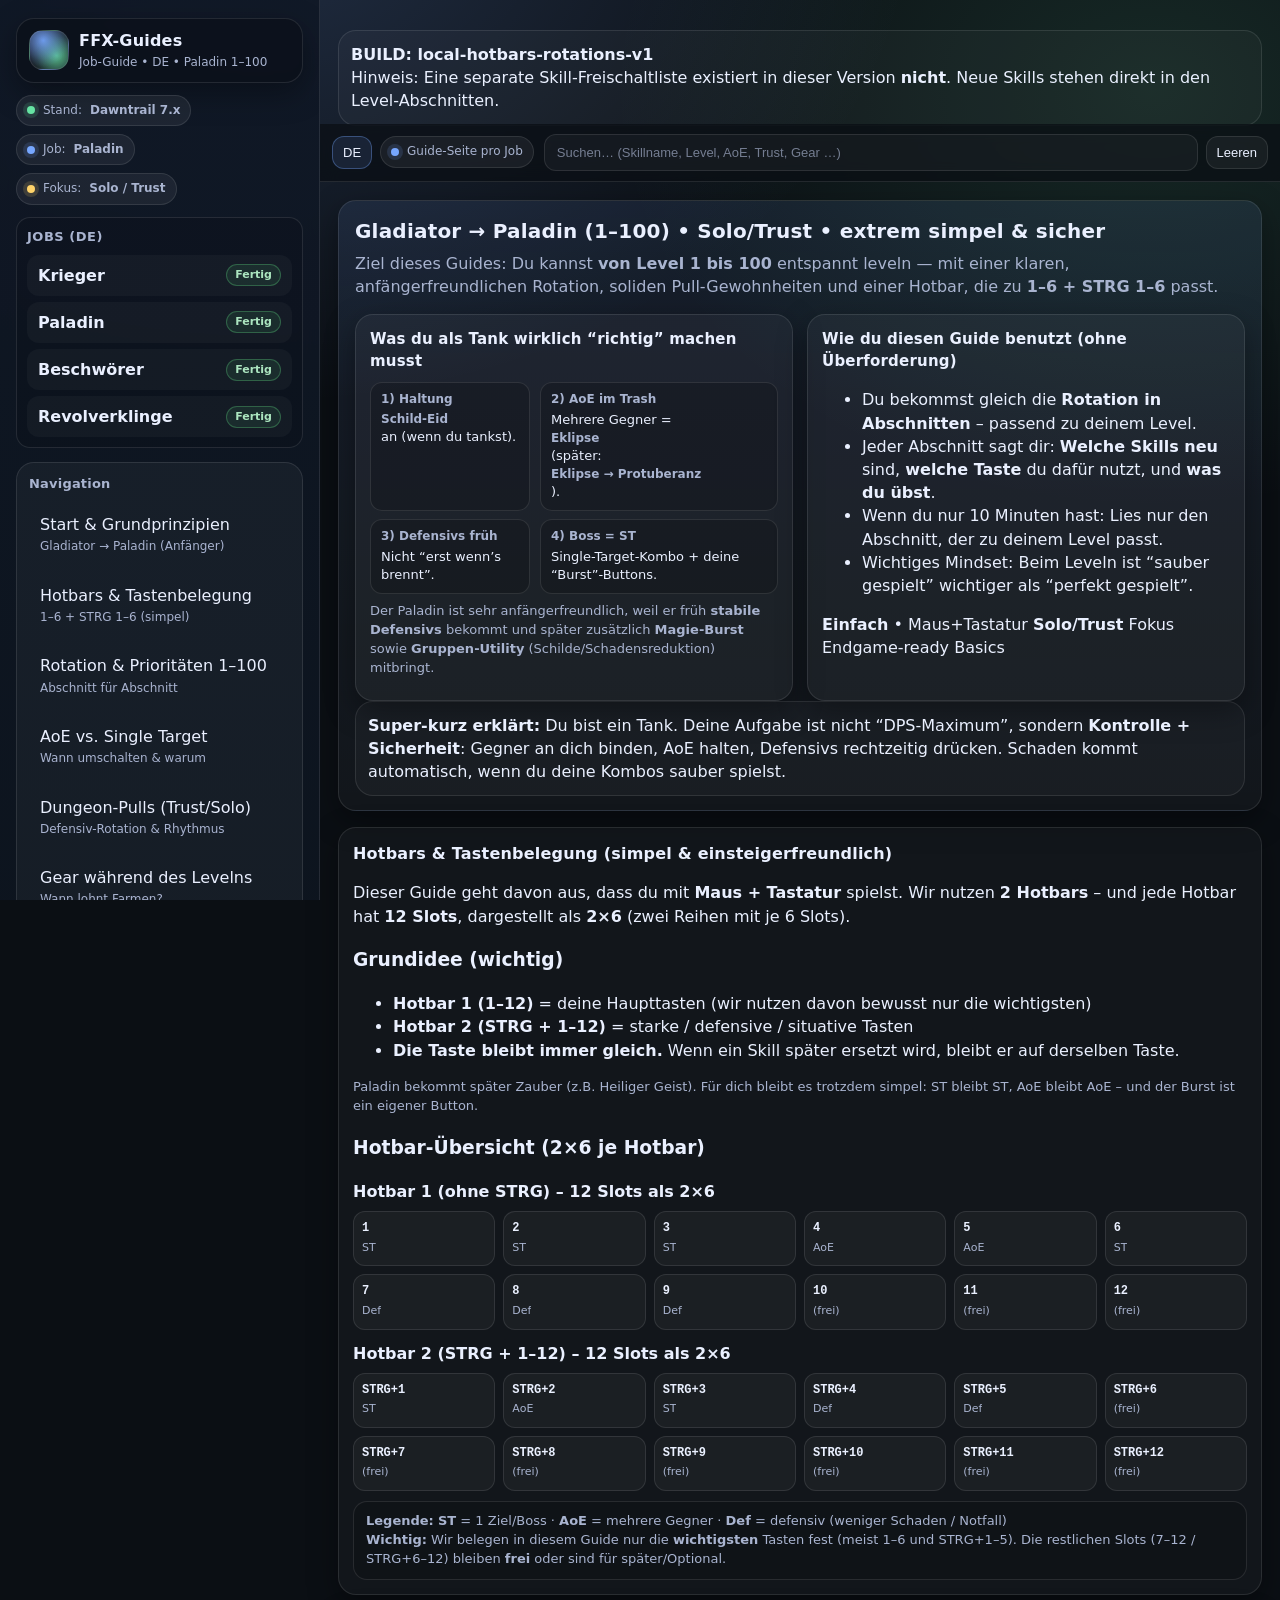
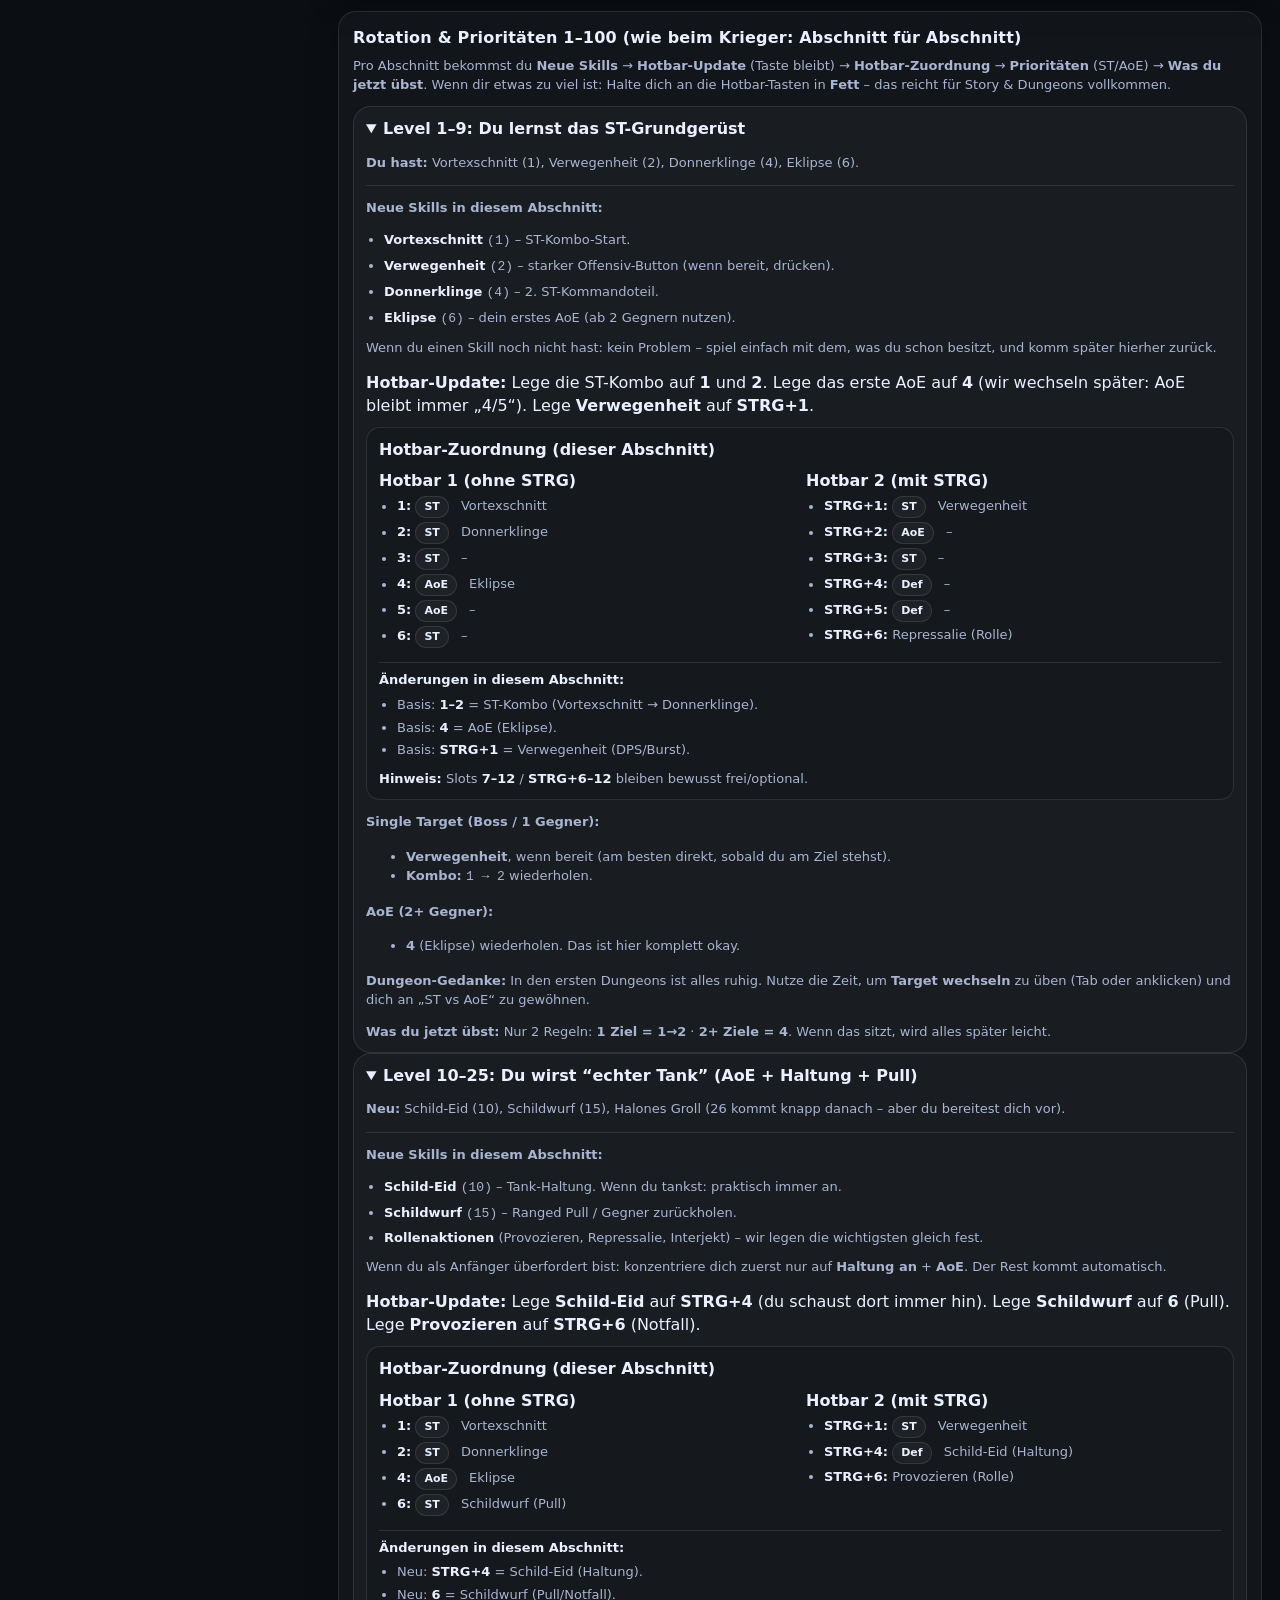
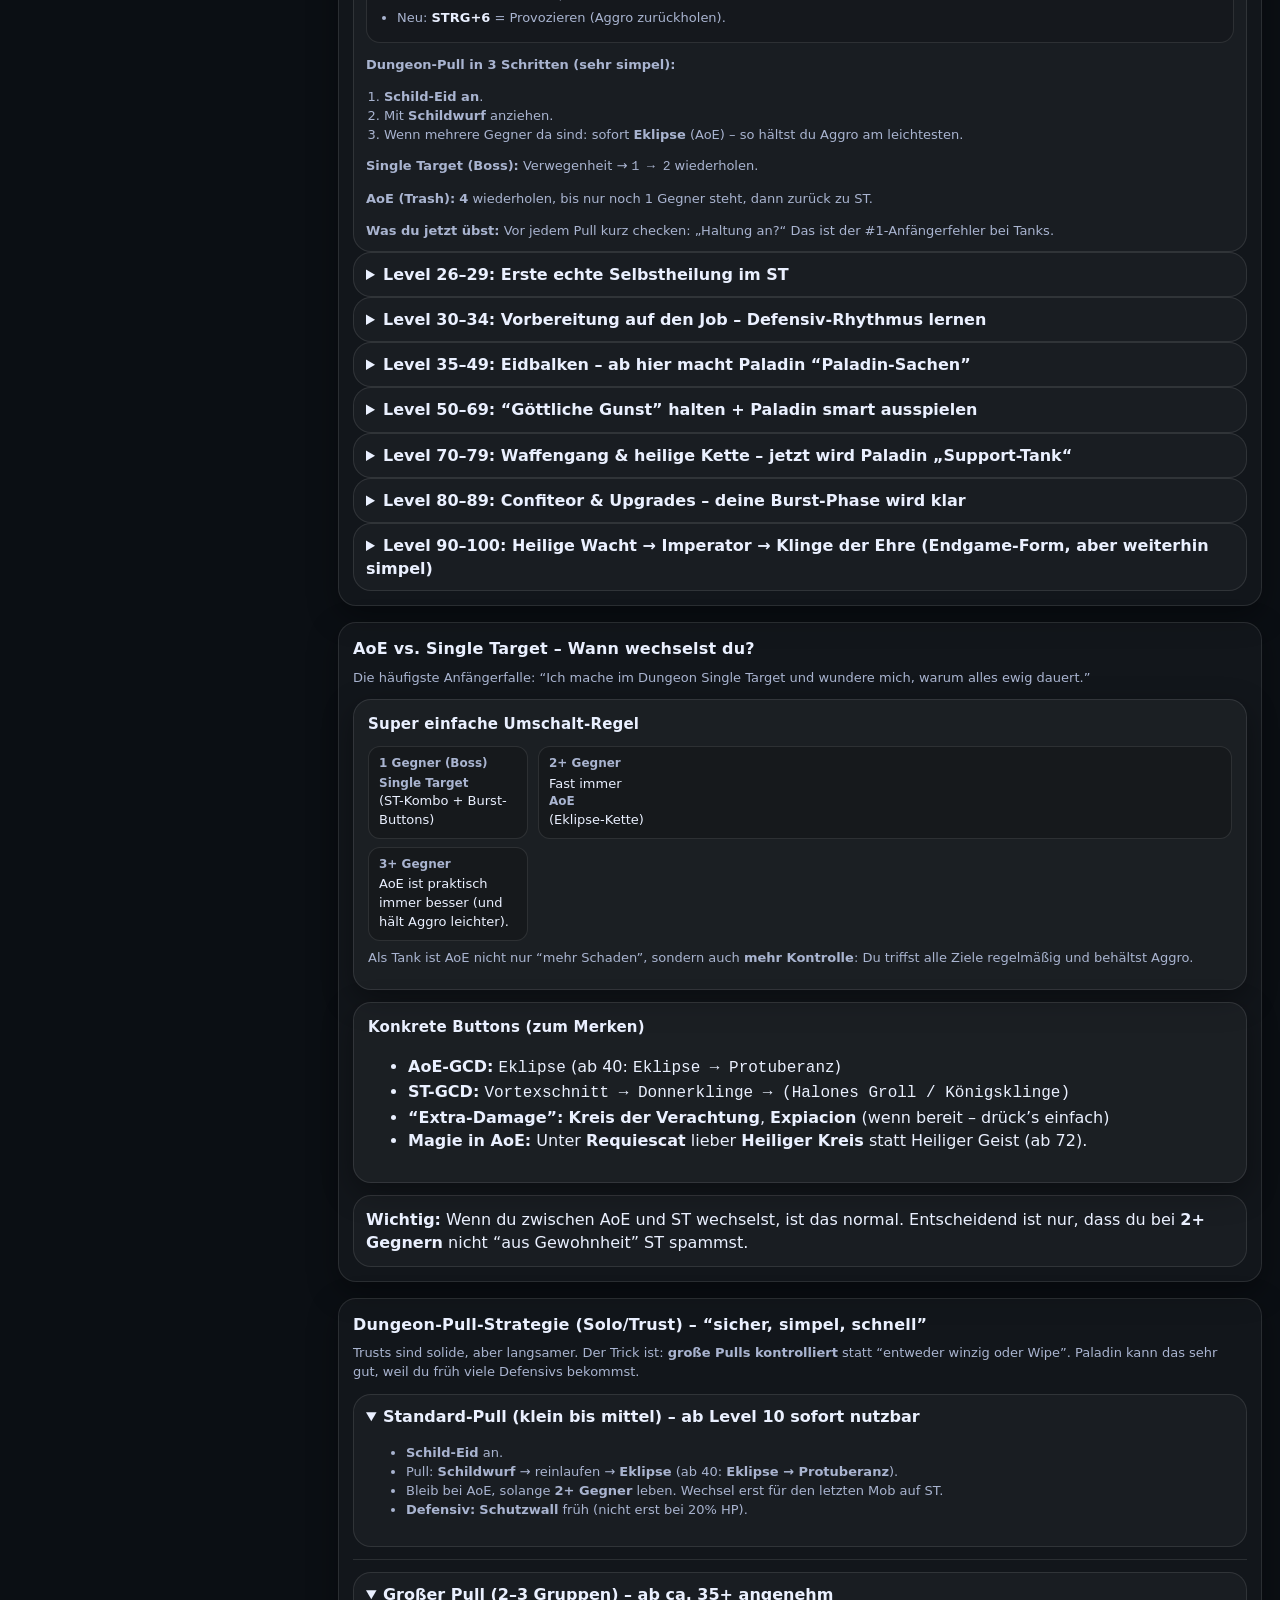
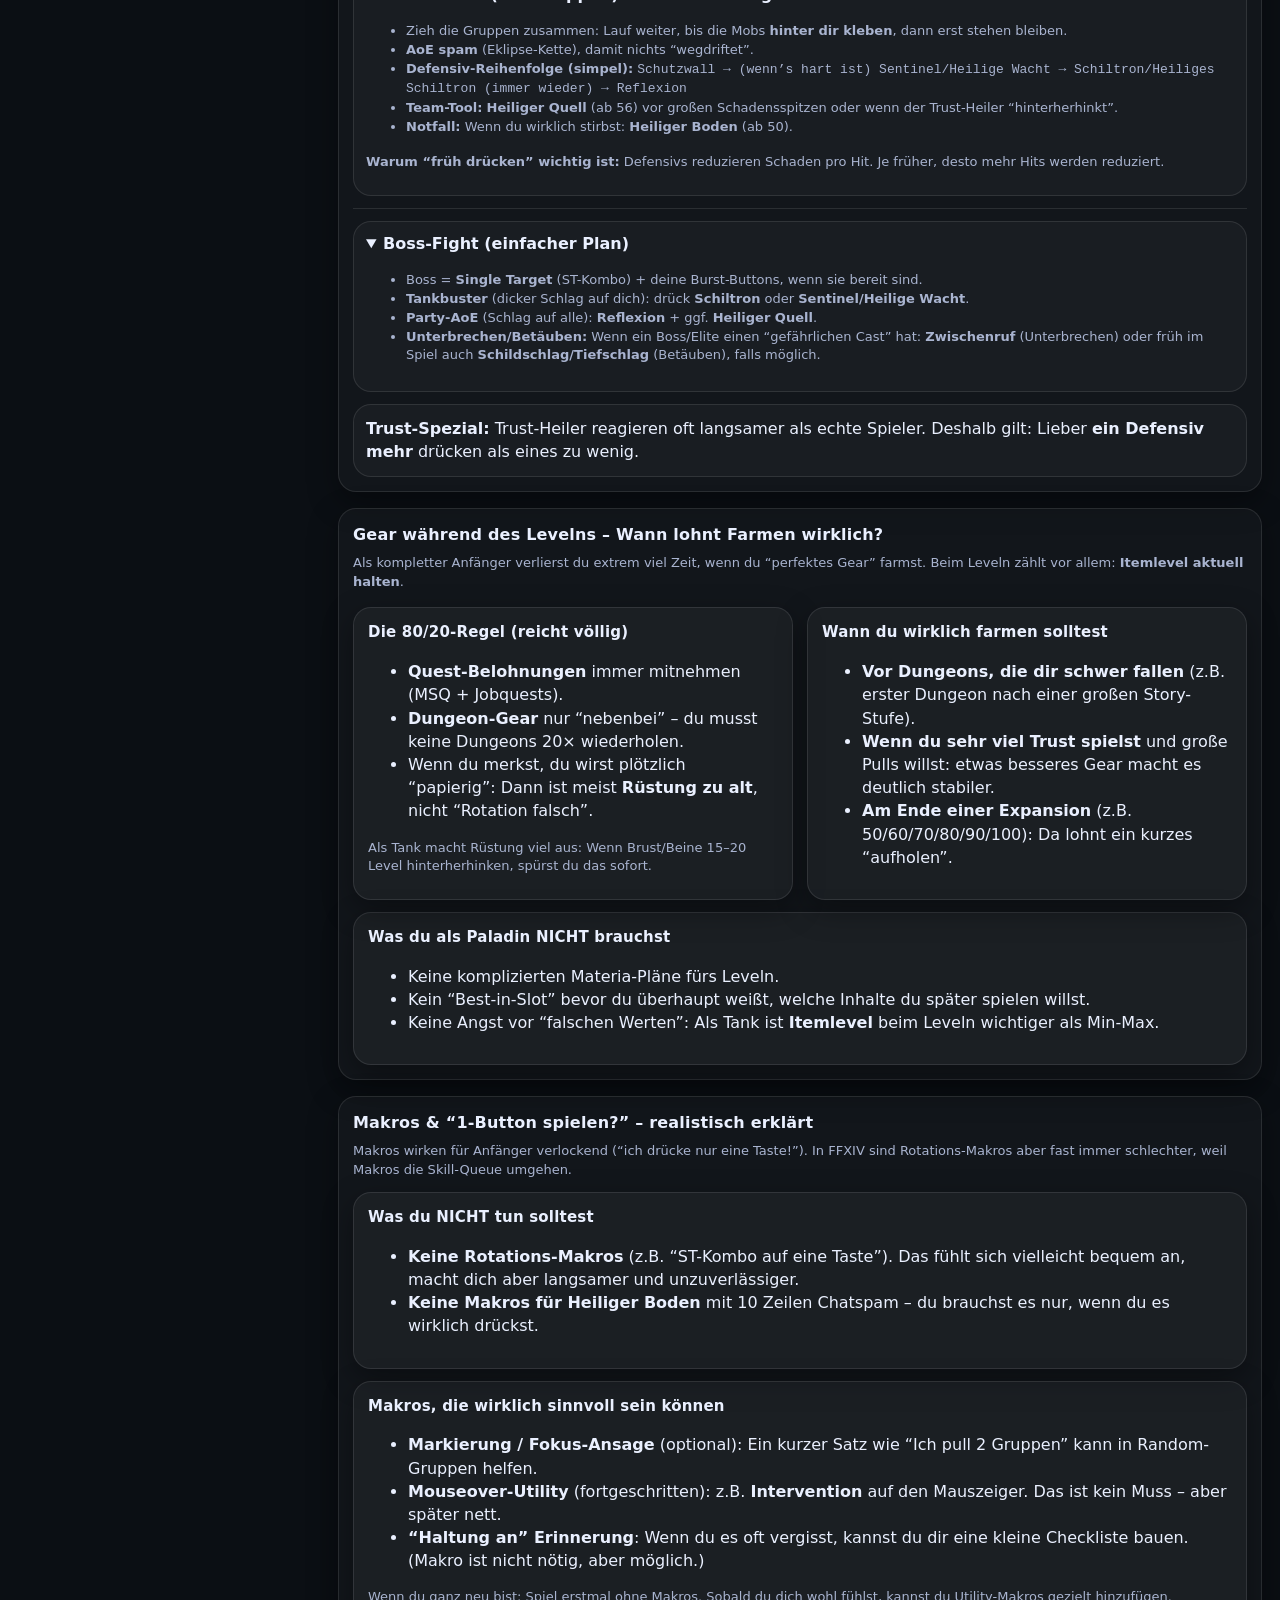
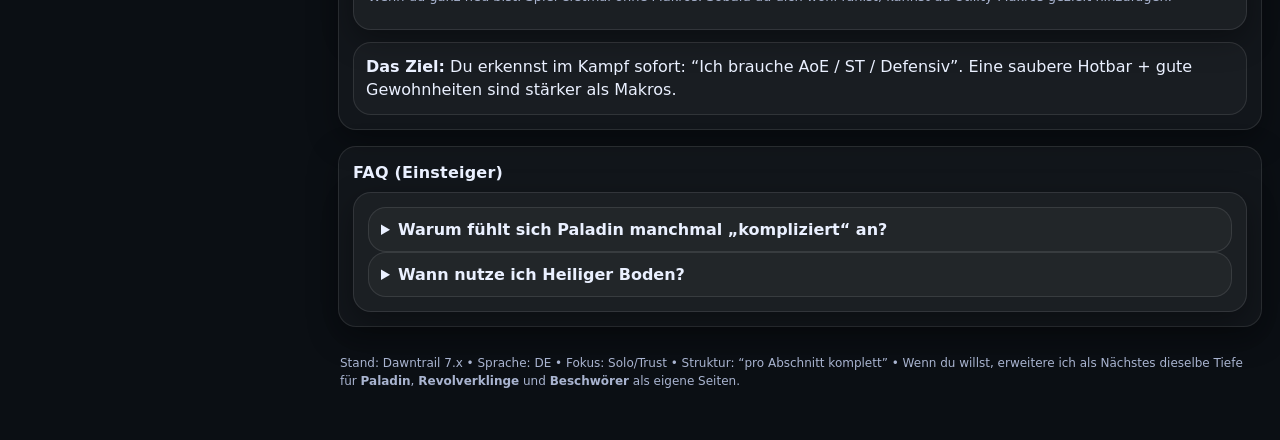
<file: de/jobs/paladin.html>
<!doctype html>
<html lang="de">
<head>
  <meta charset="utf-8" />
  <meta name="viewport" content="width=device-width,initial-scale=1,viewport-fit=cover" />
  <title>FFX-Guides – Paladin (Gladiator → Paladin) 1–100 (DE)</title>
  <meta name="description" content="Extrem detaillierter Einsteiger-Guide für Gladiator → Paladin (FFXIV) von Level 1 bis 100: Skills (DE), Rotation, Hotbars, Gear, Dungeons, Trust-Pulls, Solo-Tipps." />
  <style>
    :root{
      --bg:#0b0f14;
      --panel:#101826;
      --panel2:#0e1520;
      --text:#eaf0ff;
      --muted:#a9b4d0;
      --line:rgba(255,255,255,.10);
      --accent:#77a7ff;
      --ok:#66e3a3;
      --warn:#ffd36a;
      --bad:#ff7a7a;
      --chip:#16243a;
      --shadow: 0 10px 30px rgba(0,0,0,.35);
      --radius: 18px;
      --radius2: 14px;
      --mono: ui-monospace, SFMono-Regular, Menlo, Monaco, Consolas, "Liberation Mono", "Courier New", monospace;
      --sans: ui-sans-serif, system-ui, -apple-system, Segoe UI, Roboto, Helvetica, Arial, "Apple Color Emoji","Segoe UI Emoji";
    }
    *{box-sizing:border-box}
    html,body{height:100%}
    body{
      margin:0;
      font-family:var(--sans);
      background: radial-gradient(1200px 900px at 20% -10%, rgba(119,167,255,.20), transparent 55%),
                  radial-gradient(900px 700px at 90% 10%, rgba(102,227,163,.12), transparent 60%),
                  var(--bg);
      background-attachment: fixed;
      background-repeat: no-repeat;
      background-position: center top;

      color:var(--text);
      line-height:1.45;
    }

    /* Layout */
    .app{
      display:grid;
      grid-template-columns: 320px 1fr;
      min-height:100vh;
    }
    @media (max-width: 1024px){
      .app{grid-template-columns: 1fr}
    }

    /* Sidebar */
    .sidebar{
      position:sticky;
      top:0;
      height:100vh;
      overflow:auto;
      padding:18px 16px 22px;
      border-right:1px solid var(--line);
      background: linear-gradient(180deg, rgba(16,24,38,.92), rgba(14,21,32,.92));
      backdrop-filter: blur(10px);
    }
    @media (max-width:1024px){
      .sidebar{
        position:relative;
        height:auto;
        border-right:none;
        border-bottom:1px solid var(--line);
      }
    }
    .brand{
      display:flex;
      align-items:center;
      gap:10px;
      padding:10px 12px;
      border:1px solid var(--line);
      border-radius: var(--radius);
      box-shadow: var(--shadow);
      background: rgba(10,14,20,.55);
    }
    .logo{
      width:40px;height:40px;
      border-radius:14px;
      background: radial-gradient(circle at 35% 25%, rgba(119,167,255,.9), rgba(119,167,255,.15) 55%, transparent 70%),
                  radial-gradient(circle at 70% 65%, rgba(102,227,163,.8), rgba(102,227,163,.10) 55%, transparent 70%),
                  rgba(255,255,255,.06);
      border:1px solid var(--line);
    }
    .brand h1{
      font-size:16px;
      margin:0;
      letter-spacing:.2px;
    }
    .brand p{
      margin:2px 0 0;
      font-size:12px;
      color:var(--muted);
    }

    .meta{
      margin-top:12px;
      display:flex;
      flex-wrap:wrap;
      gap:8px;
    }
    .pill{
      display:inline-flex;
      align-items:center;
      gap:8px;
      padding:6px 10px;
      border-radius:999px;
      border:1px solid var(--line);
      background: rgba(255,255,255,.06);
      font-size:12px;
      color:var(--muted);
      white-space:nowrap;
    }
    .dot{
      width:8px;height:8px;border-radius:50%;
      background: var(--accent);
      box-shadow: 0 0 0 4px rgba(119,167,255,.15);
    }
    .dot.ok{background:var(--ok); box-shadow:0 0 0 4px rgba(102,227,163,.15)}
    .dot.warn{background:var(--warn); box-shadow:0 0 0 4px rgba(255,211,106,.15)}
    .dot.bad{background:var(--bad); box-shadow:0 0 0 4px rgba(255,122,122,.15)}

    .nav{
      margin-top:14px;
      padding:12px;
      border-radius: var(--radius);
      border:1px solid var(--line);
      background: rgba(255,255,255,.04);
    }
    .nav h2{
      margin:0 0 8px;
      font-size:13px;
      letter-spacing:.2px;
      color:var(--muted);
      font-weight:600;
    }
    .nav a{
      display:block;
      text-decoration:none;
      color:var(--text);
      padding:10px 10px;
      border-radius:12px;
      border:1px solid transparent;
      margin-bottom:6px;
      background: transparent;
    }
    .nav a:hover{
      border-color: var(--line);
      background: rgba(255,255,255,.05);
    }
    .nav a small{
      display:block;
      color:var(--muted);
      font-size:12px;
      margin-top:2px;
    }

    /* Main */
    .main{
      padding:18px 18px 40px;
    }
    .topbar{
      position:sticky;
      top:0;
      z-index:20;
      padding:10px 12px;
      margin:-18px -18px 18px;
      border-bottom:1px solid var(--line);
      background: rgba(11,15,20,.72);
      backdrop-filter: blur(10px);
    }
    @media (max-width:1024px){
      .topbar{
        position:relative;
        top:auto;
        margin:0 0 18px;
        border:1px solid var(--line);
        border-radius: var(--radius);
        background: rgba(11,15,20,.55);
      }
    }
    .topbar-inner{
      display:flex;
      gap:10px;
      align-items:center;
      justify-content:space-between;
      flex-wrap:wrap;
    }
    .langbox{
      display:flex;
      gap:8px;
      align-items:center;
      flex-wrap:wrap;
    }
    .btn{
      border:1px solid var(--line);
      background: rgba(255,255,255,.05);
      color:var(--text);
      padding:8px 10px;
      border-radius: 12px;
      cursor:pointer;
      font-size:13px;
    }
    .btn:hover{background: rgba(255,255,255,.08)}
    .btn.primary{
      border-color: rgba(119,167,255,.35);
      background: rgba(119,167,255,.12);
    }
    .search{
      display:flex;
      gap:8px;
      align-items:center;
      min-width:260px;
      flex:1 1 320px;
    }
    .search input{
      width:100%;
      padding:10px 12px;
      border-radius: 12px;
      border:1px solid var(--line);
      background: rgba(255,255,255,.04);
      color:var(--text);
      outline:none;
      font-size:13px;
    }
    .search input::placeholder{color: rgba(169,180,208,.65)}

    .hero{
      border-radius: var(--radius);
      border:1px solid var(--line);
      background: linear-gradient(180deg, rgba(119,167,255,.10), rgba(255,255,255,.03));
      padding:16px 16px 14px;
      box-shadow: var(--shadow);
    }
    .hero h2{
      margin:0 0 6px;
      font-size:20px;
      letter-spacing:.2px;
    }
    .hero p{margin:0; color:var(--muted)}
    .grid{
      margin-top:16px;
      display:grid;
      grid-template-columns: 1fr 1fr;
      gap:14px;
    }
    @media (max-width:1100px){ .grid{grid-template-columns:1fr} }

    .card{
      border-radius: var(--radius);
      border:1px solid var(--line);
      background: rgba(255,255,255,.04);
      box-shadow: var(--shadow);
      padding:14px;
    }
    .card h3{
      margin:0 0 10px;
      font-size:15px;
      letter-spacing:.2px;
    }
    .card p{margin:8px 0; color:var(--muted)}
    .kvs{
      display:grid;
      grid-template-columns: 160px 1fr;
      gap:8px 10px;
      margin-top:10px;
    }
    @media (max-width:520px){ .kvs{grid-template-columns: 1fr} }
    .kvs div{
      padding:8px 10px;
      border:1px solid var(--line);
      border-radius: 12px;
      background: rgba(0,0,0,.18);
    }
    .kvs b{display:block; font-size:12px; color:var(--muted); font-weight:600}
    .kvs span{display:block; margin-top:2px; font-size:13px; color:var(--text)}

    .section{
      margin-top:16px;
      border-radius: var(--radius);
      border:1px solid var(--line);
      background: rgba(255,255,255,.03);
      box-shadow: var(--shadow);
      padding:14px;
    }
    .section h2{
      margin:0 0 8px;
      font-size:16px;
      letter-spacing:.2px;
    }
    .section .sub{
      color:var(--muted);
      font-size:13px;
      margin:0 0 12px;
    }

    /* Tables */
    table{
      width:100%;
      border-collapse:separate;
      border-spacing:0;
      overflow:hidden;
      border-radius: var(--radius2);
      border:1px solid var(--line);
      background: rgba(0,0,0,.18);
    }
    th,td{
      padding:10px 10px;
      border-bottom:1px solid var(--line);
      vertical-align:top;
      font-size:13px;
    }
    th{
      text-align:left;
      font-size:12px;
      color:var(--muted);
      font-weight:700;
      letter-spacing:.2px;
      background: rgba(255,255,255,.04);
    }
    tr:last-child td{border-bottom:none}

    
    /* Skills table UX improvements (scoped via .tablewrap) */
    .tablewrap{
      overflow:auto;
      max-height:520px;
      border-radius: var(--radius2);
      border:1px solid var(--line);
      background: rgba(0,0,0,0.18);
    }
    .tablewrap table{
      width:100%;
      border-collapse:separate;
      border-spacing:0;
      min-width: 720px; /* keeps columns readable on narrow screens; wrapper scrolls */
      border:none;       /* wrapper already has border */
      background: transparent;
    }
    .tablewrap thead th{
      position: sticky;
      top: 0;
      z-index: 2;
      background: rgba(255,255,255,0.06); /* glass header */
      backdrop-filter: blur(6px);
    }
    .tablewrap tbody tr{
      background: rgba(0,0,0,0.10);
    }
    .tablewrap tbody tr:nth-child(even){
      background: rgba(255,255,255,0.03);
    }
    .tablewrap tbody tr:hover{
      background: rgba(119,167,255,0.08);
    }
    .tablewrap td, .tablewrap th{
      padding:12px 10px;
      border-bottom:1px solid var(--line);
      vertical-align:top;
      font-size:13px;
      background: transparent;
    }
    .tablewrap tbody tr:last-child td{border-bottom:none}
    @media (max-width:520px){
      .tablewrap{max-height: 420px;}
      .tablewrap table{min-width: 640px;}
    }
/* Skill-Liste: Level-Spalte visuell verankern */
    .tablewrap td:first-child,
    .tablewrap th:first-child{
      font-family: var(--mono);
      font-weight: 700;
      width: 84px;
      min-width: 84px;
      text-align: center;
      background: rgba(0,0,0,0.22);
    }
    .tablewrap th:first-child{
      background: rgba(0,0,0,0.38);
    }

    /* Skill-Liste: klarere Kategorie-Tags (semantische Klassen) */
    .tablewrap .tag{
      font-weight:700;
      letter-spacing:.2px;
      text-transform:uppercase;
      min-width:78px;
      justify-content:center;
    }
    .tablewrap .tag.st{border-color:rgba(119,167,255,0.30); background: rgba(119,167,255,0.10); color: rgba(234,240,255,0.92);}
    .tablewrap .tag.aoe{border-color:rgba(102,227,163,0.28); background: rgba(102,227,163,0.10); color: rgba(234,240,255,0.92);}
    .tablewrap .tag.def{border-color:rgba(255,211,106,0.28); background: rgba(255,211,106,0.10); color: rgba(234,240,255,0.92);}
    .tablewrap .tag.burst{border-color:rgba(255,211,106,0.28); background: rgba(255,211,106,0.10); color: rgba(234,240,255,0.92);}
    .tablewrap .tag.heal{border-color:rgba(102,227,163,0.28); background: rgba(102,227,163,0.10); color: rgba(234,240,255,0.92);}
    .tablewrap .tag.stance{border-color:rgba(102,227,163,0.28); background: rgba(102,227,163,0.10); color: rgba(234,240,255,0.92);}
    .tablewrap .tag.util,
    .tablewrap .tag.range,
    .tablewrap .tag.gauge,
    .tablewrap .tag.party,
    .tablewrap .tag.ogcd,
    .tablewrap .tag.mobility,
    .tablewrap .tag.emerg{
      border-color:rgba(255,255,255,0.16);
      background: rgba(255,255,255,0.06);
      color: rgba(234,240,255,0.86);
    }

      .tablewrap table{min-width: 640px;}
    }

    .tag{
      display:inline-flex;
      align-items:center;
      gap:6px;
      padding:4px 8px;
      border-radius:999px;
      border:1px solid var(--line);
      background: rgba(255,255,255,.05);
      color:var(--muted);
      font-size:12px;
      white-space:nowrap;
    }
    .tag.ok{color:rgba(102,227,163,.95); border-color:rgba(102,227,163,.25); background: rgba(102,227,163,.08)}
    .tag.warn{color:rgba(255,211,106,.95); border-color:rgba(255,211,106,.25); background: rgba(255,211,106,.08)}
    .tag.bad{color:rgba(255,122,122,.95); border-color:rgba(255,122,122,.25); background: rgba(255,122,122,.08)}
    .mono{font-family:var(--mono)}
    .hr{height:1px; background: var(--line); margin:12px 0}

    /* Hotbar mapping blocks */
    .hotbars{
      display:grid;
      grid-template-columns: 1fr 1fr;
      gap:12px;
      align-items:start;
    }
    @media (max-width:1100px){ .hotbars{grid-template-columns: 1fr} }

    .hotbar{
      border:1px solid var(--line);
      border-radius: var(--radius);
      padding:12px;
      background: rgba(0,0,0,.20);
    }
    .hotbar h4{margin:0 0 10px; font-size:14px}
    .keys{
      display:grid;
      grid-template-columns: repeat(6, minmax(44px, 1fr));
      gap:8px;
    }
.key{
      border:1px solid var(--line);
      border-radius: 14px;
      padding:8px 8px;
      background: rgba(255,255,255,.04);
      min-height:58px;
      display:flex;
      flex-direction:column;
      gap:6px;
      justify-content:space-between;
    }
    .key .k{
      display:flex;
      align-items:center;
      justify-content:space-between;
      gap:8px;
    }
    .kbd{
      font-family: var(--mono);
      font-size:12px;
      color: var(--text);
      padding:2px 6px;
      border-radius: 8px;
      border:1px solid var(--line);
      background: rgba(0,0,0,.22);
      white-space:nowrap;
    }
    .prio{
      font-size:11px;
      color: var(--muted);
      border:1px solid var(--line);
      background: rgba(255,255,255,.04);
      border-radius: 999px;
      padding:2px 6px;
      white-space:nowrap;
    }
    .skill{
      font-size:12px;
      color: var(--muted);
      min-height:30px;
    }
    .skill b{color:var(--text); font-weight:700}
    .note{
      margin-top:10px;
      font-size:13px;
      color:var(--muted);
    }

    /* Collapsible */
    details{
      border:1px solid var(--line);
      border-radius: var(--radius);
      padding:10px 12px;
      background: rgba(255,255,255,.03);
    }
    details summary{
      cursor:pointer;
      font-weight:700;
      color:var(--text);
    }
    details p, details li{
      color:var(--muted);
      font-size:13px;
    }

    /* Anchors */
    .anchor{scroll-margin-top: 86px;}
    @media (max-width:1024px){ .anchor{scroll-margin-top: 12px;} }

    /* Footer */
    .footer{
      margin-top:18px;
      color:var(--muted);
      font-size:12px;
      padding:10px 2px;
    }
    .callout{
      border:1px solid var(--line);
      border-radius: var(--radius);
      background: rgba(255,255,255,.03);
      padding:12px;
    }
    .callout strong{color:var(--text)}
    .callout .row{
      display:flex;
      flex-wrap:wrap;
      gap:8px;
      margin-top:8px;
    }
.tablewrap tbody tr:nth-child(even){background: rgba(0,0,0,0.26) !important;}
.tablewrap tbody tr:nth-child(even){
      box-shadow: inset 0 0 0 9999px rgba(0,0,0,0.30) !important;
    }
    .tablewrap tbody tr td{
      background: transparent !important;
      color: inherit;
    }


    /* Neue Skills Listen (Rotation-Abschnitte) */
    .skills-new{
      margin: 8px 0 10px;
      padding-left: 18px;
    }
    .skills-new li{
      margin: 6px 0;
      color: var(--muted);
      font-size: 13px;
    }
    .skills-new b{color: var(--text);}


    /* Lernpfad-Extras: Hotbar-Update & Fokus */
    .learn-extra{
      margin:10px 0 0;
      padding:10px 12px;
      border:1px solid var(--line);
      border-radius: var(--radius2);
      background: rgba(255,255,255,0.04);
    }
    .learn-extra h5{
      margin:0 0 6px;
      font-size:13px;
      letter-spacing:.2px;
      color:var(--text);
    }
    .learn-extra p{
      margin:4px 0;
      font-size:13px;
      color:var(--muted);
    }


    /* Rotation: Hotbar-Zuordnung pro Abschnitt */
    .hotbar-map{
      margin: 10px 0 0;
      padding: 10px 12px;
      border: 1px solid var(--line);
      border-radius: var(--radius2);
      background: rgba(0,0,0,0.14);
    }
    .hotbar-map h4{margin:0 0 8px;}
    .hotbar-map .cols{
      display:grid;
      grid-template-columns:repeat(2,minmax(0,1fr));
      gap:12px;
    }
    .hotbar-map ul{margin:0; padding-left:18px;}
    .hotbar-map li{margin:4px 0; color:var(--muted); font-size:13px;}
    .hotbar-map b{color:var(--text);}
    .hotbar-changes{
      margin-top:10px;
      padding-top:8px;
      border-top:1px solid var(--line);
      color:var(--muted);
      font-size:13px;
    }
    @media (max-width:640px){
      .hotbar-map .cols{grid-template-columns:1fr;}
    }


    /* Hotbar Visual (2×6) + kurze Labels */
    .hb-visual-wrap{margin:12px 0 10px;}
    .hb-visual-title{font-weight:800;margin:0 0 8px;}
    .hb-visual{
      display:grid;
      grid-template-columns:repeat(6,minmax(0,1fr));
      gap:8px;
    }
    .hb-slot{
      border:1px solid var(--line);
      border-radius: 12px;
      background: rgba(255,255,255,0.04);
      padding:10px 8px;
      min-height:46px;
      display:flex;
      flex-direction:column;
      justify-content:center;
      align-items:flex-start;
      overflow:hidden;
    }
    .hb-key{
      font-family: var(--mono);
      font-weight:900;
      font-size:12px;
      color: var(--text);
      line-height:1.1;
    }
    .hb-label{
      margin-top:4px;
      font-size:11px;
      color: var(--muted);
      white-space:nowrap;
      overflow:hidden;
      text-overflow:ellipsis;
      max-width:100%;
    }
    .hb-legend{
      margin:10px 0 0;
      padding:10px 12px;
      border:1px solid var(--line);
      border-radius: var(--radius2);
      background: rgba(0,0,0,0.12);
      color: var(--muted);
      font-size:13px;
    }
    .kbdtag{
      display:inline-block;
      padding:2px 8px;
      border-radius:999px;
      border:1px solid var(--line);
      background: rgba(255,255,255,0.04);
      font-size:11px;
      font-weight:800;
      color: var(--text);
      margin-right:8px;
      vertical-align:middle;
      white-space:nowrap;
    }


    /* Sidebar: Job-Navigation (identisch auf allen Job-Seiten) */
    .jobnav{
      margin-top: 12px;
      padding: 10px;
      border: 1px solid var(--line);
      border-radius: var(--radius2);
      background: rgba(0,0,0,0.10);
    }
    .jobnav h3{
      margin: 0 0 8px;
      font-size: 13px;
      letter-spacing: .04em;
      text-transform: uppercase;
      color: var(--muted);
    }
    .jobnav a{
      display:flex;
      align-items:center;
      justify-content:space-between;
      gap:10px;
      padding: 8px 10px;
      border-radius: 12px;
      border: 1px solid transparent;
      color: var(--text);
      text-decoration:none;
      background: rgba(255,255,255,0.03);
      margin-bottom: 6px;
    }
    .jobnav a:last-child{margin-bottom:0}
    .jobnav a:hover{
      border-color: rgba(119,167,255,0.35);
      background: rgba(119,167,255,0.08);
    }
    .jobnav .jobname{font-weight:800}
    .badge{
      display:inline-block;
      padding: 2px 8px;
      border-radius: 999px;
      font-size: 11px;
      font-weight: 900;
      border: 1px solid var(--line);
      background: rgba(255,255,255,0.04);
      color: var(--muted);
      white-space:nowrap;
    }
    .badge.ok{
      border-color: rgba(90,200,120,0.35);
      background: rgba(90,200,120,0.10);
      color: rgba(180,240,200,0.95);
    }
    .badge.soon{
      border-color: rgba(255,200,80,0.35);
      background: rgba(255,200,80,0.10);
      color: rgba(255,235,200,0.95);
    }


    .badge.wip{
      border-color: rgba(119,167,255,0.40);
      background: rgba(119,167,255,0.12);
      color: rgba(210,230,255,0.95);
    }
</style>
</head>

<body>
  <div class="app">

    <!-- Sidebar -->
    <aside class="sidebar">
      <div class="brand">
        <div class="logo" aria-hidden="true"></div>
        <div>
          <h1>FFX-Guides</h1>
          <p>Job-Guide • DE • Paladin 1–100</p>
        </div>
      </div>

      <div class="meta">
        <span class="pill"><span class="dot ok"></span>Stand: <b>Dawntrail 7.x</b></span>
        <span class="pill"><span class="dot"></span>Job: <b>Paladin</b></span>
        <span class="pill"><span class="dot warn"></span>Fokus: <b>Solo / Trust</b></span>
      </div>

<div class="jobnav" aria-label="Job-Navigation">
        <h3>Jobs (DE)</h3>
        <a href="warrior.html"><span class="jobname">Krieger</span><span class="badge ok">Fertig</span></a>
        <a href="paladin.html" aria-current="page"><span class="jobname">Paladin</span><span class="badge ok">Fertig</span></a>
        <a href="summoner.html"><span class="jobname">Beschwörer</span><span class="badge ok">Fertig</span></a>
        <a href="gunbreaker.html"><span class="jobname">Revolverklinge</span><span class="badge ok">Fertig</span></a>
      </div>

      <div class="nav" aria-label="Inhaltsverzeichnis">
        <h2>Navigation</h2>
        <a href="#start" class="jump">Start & Grundprinzipien<small>Gladiator → Paladin (Anfänger)</small></a>
        <a href="#hotbars" class="jump">Hotbars & Tastenbelegung<small>1–6 + STRG 1–6 (simpel)</small></a>
<a href="#rotations" class="jump">Rotation & Prioritäten 1–100<small>Abschnitt für Abschnitt</small></a>
        <a href="#aoe" class="jump">AoE vs. Single Target<small>Wann umschalten & warum</small></a>
        <a href="#pulls" class="jump">Dungeon-Pulls (Trust/Solo)<small>Defensiv-Rotation & Rhythmus</small></a>
        <a href="#gear" class="jump">Gear während des Levelns<small>Wann lohnt Farmen?</small></a>
        <a href="#macros" class="jump">Makros & “1-Button?”<small>Was geht, was nicht</small></a>
        <a href="#faq" class="jump">FAQ<small>Häufige Fragen</small></a>
</div>

      <div class="footer">
        Tipp: Nutze oben die Suche (z.B. „Tomahawk“, „Urbefreiung“, „AoE“), um schnell Stellen zu finden.
      </div>
    </aside>

    <!-- Main -->
    <main class="main">
      
<div class="callout" style="margin:12px 0 16px;">
  <strong>BUILD: local-hotbars-rotations-v1</strong><br>
  Hinweis: Eine separate Skill-Freischaltliste existiert in dieser Version <b>nicht</b>. Neue Skills stehen direkt in den Level-Abschnitten.
</div>
<div class="topbar">
        <div class="topbar-inner">
          <div class="langbox">
            <button class="btn primary" type="button" aria-label="Sprache Deutsch aktiv">DE</button>
<span class="pill"><span class="dot"></span>Guide-Seite pro Job</span>
          </div>
          <div class="search">
            <input id="search" type="search" placeholder="Suchen… (Skillname, Level, AoE, Trust, Gear …)" aria-label="Guide durchsuchen" />
            <button class="btn" id="clear" type="button">Leeren</button>
          </div>
        </div>
      </div>

      <section class="hero anchor" id="start">
        <h2>Gladiator → Paladin (1–100) • Solo/Trust • extrem simpel & sicher</h2>
        <p>
          Ziel dieses Guides: Du kannst <b>von Level 1 bis 100</b> entspannt leveln — mit einer klaren,
          anfängerfreundlichen Rotation, soliden Pull-Gewohnheiten und einer Hotbar, die zu <b>1–6 + STRG 1–6</b> passt.
        </p>

        <div class="grid">
          <div class="card">
            <h3>Was du als Tank wirklich “richtig” machen musst</h3>
            <div class="kvs">
              <div><b>1) Haltung</b><span><b>Schild-Eid</b> an (wenn du tankst).</span></div>
              <div><b>2) AoE im Trash</b><span>Mehrere Gegner = <b>Eklipse</b> (später: <b>Eklipse → Protuberanz</b>).</span></div>
              <div><b>3) Defensivs früh</b><span>Nicht “erst wenn’s brennt”.</span></div>
              <div><b>4) Boss = ST</b><span>Single-Target-Kombo + deine “Burst”-Buttons.</span></div>
            </div>
            <p class="note">
              Der Paladin ist sehr anfängerfreundlich, weil er früh <b>stabile Defensivs</b> bekommt und später
              zusätzlich <b>Magie-Burst</b> sowie <b>Gruppen-Utility</b> (Schilde/Schadensreduktion) mitbringt.
            </p>
          </div>

          <div class="card">
            <h3>Wie du diesen Guide benutzt (ohne Überforderung)</h3>
            <ul class="check">
              <li>Du bekommst gleich die <b>Rotation in Abschnitten</b> – passend zu deinem Level.</li>
              <li>Jeder Abschnitt sagt dir: <b>Welche Skills neu</b> sind, <b>welche Taste</b> du dafür nutzt, und <b>was du übst</b>.</li>
              <li>Wenn du nur 10 Minuten hast: Lies nur den Abschnitt, der zu deinem Level passt.</li>
              <li>Wichtiges Mindset: Beim Leveln ist “sauber gespielt” wichtiger als “perfekt gespielt”.</li>
            </ul>
            <div class="chips">
              <span class="chip"><b>Einfach</b> • Maus+Tastatur</span>
              <span class="chip"><b>Solo/Trust</b> Fokus</span>
              <span class="chip">Endgame-ready Basics</span>
            </div>
          </div>
        </div>

        <div class="callout">
          <b>Super-kurz erklärt:</b> Du bist ein Tank. Deine Aufgabe ist nicht “DPS-Maximum”, sondern
          <b>Kontrolle + Sicherheit</b>: Gegner an dich binden, AoE halten, Defensivs rechtzeitig drücken.
          Schaden kommt automatisch, wenn du deine Kombos sauber spielst.
        </div>
      </section>

      <!-- Hotbars -->
      
<section class="section anchor" id="hotbars">
  <h2>Hotbars &amp; Tastenbelegung (simpel &amp; einsteigerfreundlich)</h2>

  <p>
    Dieser Guide geht davon aus, dass du mit <b>Maus + Tastatur</b> spielst.
    Wir nutzen <b>2 Hotbars</b> – und jede Hotbar hat <b>12 Slots</b>, dargestellt als <b>2×6</b> (zwei Reihen mit je 6 Slots).
  </p>

  <h3>Grundidee (wichtig)</h3>
  <ul>
    <li><b>Hotbar 1 (1–12)</b> = deine Haupttasten (wir nutzen davon bewusst nur die wichtigsten)</li>
    <li><b>Hotbar 2 (STRG + 1–12)</b> = starke / defensive / situative Tasten</li>
    <li><b>Die Taste bleibt immer gleich.</b> Wenn ein Skill später ersetzt wird, bleibt er auf derselben Taste.</li>
  </ul>
  
  <div class="note" style="margin-top:8px;">
    Paladin bekommt später Zauber (z.B. Heiliger Geist). Für dich bleibt es trotzdem simpel: ST bleibt ST, AoE bleibt AoE – und der Burst ist ein eigener Button.
  </div>

  <h3>Hotbar-Übersicht (2×6 je Hotbar)</h3>
  <div class="hb-visual-wrap">
    <p class="hb-visual-title">Hotbar 1 (ohne STRG) – 12 Slots als 2×6</p>
    <div class="hb-visual">
      <div class="hb-slot"><div class="hb-key">1</div><div class="hb-label">ST</div></div>
      <div class="hb-slot"><div class="hb-key">2</div><div class="hb-label">ST</div></div>
      <div class="hb-slot"><div class="hb-key">3</div><div class="hb-label">ST</div></div>
      <div class="hb-slot"><div class="hb-key">4</div><div class="hb-label">AoE</div></div>
      <div class="hb-slot"><div class="hb-key">5</div><div class="hb-label">AoE</div></div>
      <div class="hb-slot"><div class="hb-key">6</div><div class="hb-label">ST</div></div>

      <div class="hb-slot"><div class="hb-key">7</div><div class="hb-label">Def</div></div>
      <div class="hb-slot"><div class="hb-key">8</div><div class="hb-label">Def</div></div>
      <div class="hb-slot"><div class="hb-key">9</div><div class="hb-label">Def</div></div>
      <div class="hb-slot"><div class="hb-key">10</div><div class="hb-label">(frei)</div></div>
      <div class="hb-slot"><div class="hb-key">11</div><div class="hb-label">(frei)</div></div>
      <div class="hb-slot"><div class="hb-key">12</div><div class="hb-label">(frei)</div></div>
    </div>
  </div>

  <div class="hb-visual-wrap">
    <p class="hb-visual-title">Hotbar 2 (STRG + 1–12) – 12 Slots als 2×6</p>
    <div class="hb-visual">
      <div class="hb-slot"><div class="hb-key">STRG+1</div><div class="hb-label">ST</div></div>
      <div class="hb-slot"><div class="hb-key">STRG+2</div><div class="hb-label">AoE</div></div>
      <div class="hb-slot"><div class="hb-key">STRG+3</div><div class="hb-label">ST</div></div>
      <div class="hb-slot"><div class="hb-key">STRG+4</div><div class="hb-label">Def</div></div>
      <div class="hb-slot"><div class="hb-key">STRG+5</div><div class="hb-label">Def</div></div>
      <div class="hb-slot"><div class="hb-key">STRG+6</div><div class="hb-label">(frei)</div></div>

      <div class="hb-slot"><div class="hb-key">STRG+7</div><div class="hb-label">(frei)</div></div>
      <div class="hb-slot"><div class="hb-key">STRG+8</div><div class="hb-label">(frei)</div></div>
      <div class="hb-slot"><div class="hb-key">STRG+9</div><div class="hb-label">(frei)</div></div>
      <div class="hb-slot"><div class="hb-key">STRG+10</div><div class="hb-label">(frei)</div></div>
      <div class="hb-slot"><div class="hb-key">STRG+11</div><div class="hb-label">(frei)</div></div>
      <div class="hb-slot"><div class="hb-key">STRG+12</div><div class="hb-label">(frei)</div></div>
    </div>
  </div>

  <div class="hb-legend">
    <b>Legende:</b> <b>ST</b> = 1 Ziel/Boss · <b>AoE</b> = mehrere Gegner · <b>Def</b> = defensiv (weniger Schaden / Notfall)<br>
    <b>Wichtig:</b> Wir belegen in diesem Guide nur die <b>wichtigsten</b> Tasten fest (meist 1–6 und STRG+1–5).
    Die restlichen Slots (7–12 / STRG+6–12) bleiben <b>frei</b> oder sind für später/Optional.
  </div>
</section>


      <!-- Skills -->

<!-- Rotations -->
      <section class="section anchor" id="rotations">
  <h2>Rotation &amp; Prioritäten 1–100 (wie beim Krieger: Abschnitt für Abschnitt)</h2>
  <p class="sub">
    Pro Abschnitt bekommst du <b>Neue Skills</b> → <b>Hotbar-Update</b> (Taste bleibt) → <b>Hotbar-Zuordnung</b> → <b>Prioritäten</b> (ST/AoE) → <b>Was du jetzt übst</b>.
    Wenn dir etwas zu viel ist: Halte dich an die Hotbar-Tasten in <b>Fett</b> – das reicht für Story &amp; Dungeons vollkommen.
  </p>

  <details open>
    <summary>Level 1–9: Du lernst das ST-Grundgerüst</summary>

    <p><b>Du hast:</b> Vortexschnitt (1), Verwegenheit (2), Donnerklinge (4), Eklipse (6).</p>

    <div class="hr"></div>

    <p><b>Neue Skills in diesem Abschnitt:</b></p>
    <ul class="skills-new">
      <li><b>Vortexschnitt</b> <span class="mono">(1)</span> – ST-Kombo-Start.</li>
      <li><b>Verwegenheit</b> <span class="mono">(2)</span> – starker Offensiv-Button (wenn bereit, drücken).</li>
      <li><b>Donnerklinge</b> <span class="mono">(4)</span> – 2. ST-Kommandoteil.</li>
      <li><b>Eklipse</b> <span class="mono">(6)</span> – dein erstes AoE (ab 2 Gegnern nutzen).</li>
    </ul>
    <p class="note" style="margin-top:8px;">Wenn du einen Skill noch nicht hast: kein Problem – spiel einfach mit dem, was du schon besitzt, und komm später hierher zurück.</p>

    <div class="hotbar-update"><strong>Hotbar-Update:</strong> Lege die ST-Kombo auf <b>1</b> und <b>2</b>. Lege das erste AoE auf <b>4</b> (wir wechseln später: AoE bleibt immer „4/5“). Lege <b>Verwegenheit</b> auf <b>STRG+1</b>.</div>

    <div class="hotbar-map">
      <h4>Hotbar-Zuordnung (dieser Abschnitt)</h4>
      <div class="cols">
        <div>
          <b>Hotbar 1 (ohne STRG)</b>
          <ul>
            <li><b>1:</b> <span class="kbdtag">ST</span> Vortexschnitt</li>
            <li><b>2:</b> <span class="kbdtag">ST</span> Donnerklinge</li>
            <li><b>3:</b> <span class="kbdtag">ST</span> –</li>
            <li><b>4:</b> <span class="kbdtag">AoE</span> Eklipse</li>
            <li><b>5:</b> <span class="kbdtag">AoE</span> –</li>
            <li><b>6:</b> <span class="kbdtag">ST</span> –</li>
          </ul>
        </div>
        <div>
          <b>Hotbar 2 (mit STRG)</b>
          <ul>
            <li><b>STRG+1:</b> <span class="kbdtag">ST</span> Verwegenheit</li>
            <li><b>STRG+2:</b> <span class="kbdtag">AoE</span> –</li>
            <li><b>STRG+3:</b> <span class="kbdtag">ST</span> –</li>
            <li><b>STRG+4:</b> <span class="kbdtag">Def</span> –</li>
            <li><b>STRG+5:</b> <span class="kbdtag">Def</span> –</li>
            <li><b>STRG+6:</b> Repressalie (Rolle)</li>
          </ul>
        </div>
      </div>
      <div class="hotbar-changes">
        <b>Änderungen in diesem Abschnitt:</b>
        <ul style="margin-top:6px;">
          <li>Basis: <b>1–2</b> = ST-Kombo (Vortexschnitt → Donnerklinge).</li>
          <li>Basis: <b>4</b> = AoE (Eklipse).</li>
          <li>Basis: <b>STRG+1</b> = Verwegenheit (DPS/Burst).</li>
        </ul>
      </div>
      <div class="note" style="margin-top:10px;">
        <b>Hinweis:</b> Slots <b>7–12</b> / <b>STRG+6–12</b> bleiben bewusst frei/optional.
      </div>
    </div>

    <p><b>Single Target (Boss / 1 Gegner):</b></p>
    <ul>
      <li><b>Verwegenheit</b>, wenn bereit (am besten direkt, sobald du am Ziel stehst).</li>
      <li><b>Kombo:</b> <span class="mono">1 → 2</span> wiederholen.</li>
    </ul>

    <p><b>AoE (2+ Gegner):</b></p>
    <ul>
      <li><b>4</b> (Eklipse) wiederholen. Das ist hier komplett okay.</li>
    </ul>

    <p><b>Dungeon-Gedanke:</b> In den ersten Dungeons ist alles ruhig. Nutze die Zeit, um <b>Target wechseln</b> zu üben (Tab oder anklicken) und dich an „ST vs AoE“ zu gewöhnen.</p>

    <div class="note"><b>Was du jetzt übst:</b> Nur 2 Regeln: <b>1 Ziel = 1→2</b> · <b>2+ Ziele = 4</b>. Wenn das sitzt, wird alles später leicht.</div>
  </details>

  <details open>
    <summary>Level 10–25: Du wirst “echter Tank” (AoE + Haltung + Pull)</summary>

    <p><b>Neu:</b> Schild-Eid (10), Schildwurf (15), Halones Groll (26 kommt knapp danach – aber du bereitest dich vor).</p>

    <div class="hr"></div>

    <p><b>Neue Skills in diesem Abschnitt:</b></p>
    <ul class="skills-new">
      <li><b>Schild-Eid</b> <span class="mono">(10)</span> – Tank-Haltung. Wenn du tankst: praktisch immer an.</li>
      <li><b>Schildwurf</b> <span class="mono">(15)</span> – Ranged Pull / Gegner zurückholen.</li>
      <li><b>Rollenaktionen</b> (Provozieren, Repressalie, Interjekt) – wir legen die wichtigsten gleich fest.</li>
    </ul>
    <p class="note" style="margin-top:8px;">Wenn du als Anfänger überfordert bist: konzentriere dich zuerst nur auf <b>Haltung an</b> + <b>AoE</b>. Der Rest kommt automatisch.</p>

    <div class="hotbar-update"><strong>Hotbar-Update:</strong> Lege <b>Schild-Eid</b> auf <b>STRG+4</b> (du schaust dort immer hin). Lege <b>Schildwurf</b> auf <b>6</b> (Pull). Lege <b>Provozieren</b> auf <b>STRG+6</b> (Notfall).</div>

    <div class="hotbar-map">
      <h4>Hotbar-Zuordnung (dieser Abschnitt)</h4>
      <div class="cols">
        <div>
          <b>Hotbar 1 (ohne STRG)</b>
          <ul>
            <li><b>1:</b> <span class="kbdtag">ST</span> Vortexschnitt</li>
            <li><b>2:</b> <span class="kbdtag">ST</span> Donnerklinge</li>
            <li><b>4:</b> <span class="kbdtag">AoE</span> Eklipse</li>
            <li><b>6:</b> <span class="kbdtag">ST</span> Schildwurf (Pull)</li>
          </ul>
        </div>
        <div>
          <b>Hotbar 2 (mit STRG)</b>
          <ul>
            <li><b>STRG+1:</b> <span class="kbdtag">ST</span> Verwegenheit</li>
            <li><b>STRG+4:</b> <span class="kbdtag">Def</span> Schild-Eid (Haltung)</li>
            <li><b>STRG+6:</b> Provozieren (Rolle)</li>
          </ul>
        </div>
      </div>
      <div class="hotbar-changes">
        <b>Änderungen in diesem Abschnitt:</b>
        <ul style="margin-top:6px;">
          <li>Neu: <b>STRG+4</b> = Schild-Eid (Haltung).</li>
          <li>Neu: <b>6</b> = Schildwurf (Pull/Notfall).</li>
          <li>Neu: <b>STRG+6</b> = Provozieren (Aggro zurückholen).</li>
        </ul>
      </div>
    </div>

    <p><b>Dungeon-Pull in 3 Schritten (sehr simpel):</b></p>
    <ol style="margin:0; padding-left:18px;">
      <li><b>Schild-Eid an</b>.</li>
      <li>Mit <b>Schildwurf</b> anziehen.</li>
      <li>Wenn mehrere Gegner da sind: sofort <b>Eklipse</b> (AoE) – so hältst du Aggro am leichtesten.</li>
    </ol>

    <p><b>Single Target (Boss):</b> Verwegenheit → <span class="mono">1 → 2</span> wiederholen.</p>
    <p><b>AoE (Trash):</b> <b>4</b> wiederholen, bis nur noch 1 Gegner steht, dann zurück zu ST.</p>

    <div class="note"><b>Was du jetzt übst:</b> Vor jedem Pull kurz checken: „Haltung an?“ Das ist der #1-Anfängerfehler bei Tanks.</div>
  </details>

  <details>
    <summary>Level 26–29: Erste echte Selbstheilung im ST</summary>

    <p><b>Neu:</b> Halones Groll (26) – ST-Finisher. Ab jetzt: <b>1 → 2 → 3</b>.</p>

    <p><b>Neue Skills in diesem Abschnitt:</b></p>
    <ul class="skills-new">
      <li><b>Halones Groll</b> <span class="mono">(26)</span> – ST-Finisher (macht deine Kombo komplett).</li>
    </ul>

    <div class="hotbar-update"><strong>Hotbar-Update:</strong> Lege <b>Halones Groll</b> auf <b>3</b>. Ab jetzt ist ST immer „<b>1–2–3</b>“.</div>

    <div class="hotbar-map">
      <h4>Hotbar-Zuordnung (Update)</h4>
      <div class="cols">
        <div>
          <b>Hotbar 1 (ohne STRG)</b>
          <ul>
            <li><b>1:</b> <span class="kbdtag">ST</span> Vortexschnitt</li>
            <li><b>2:</b> <span class="kbdtag">ST</span> Donnerklinge</li>
            <li><b>3:</b> <span class="kbdtag">ST</span> Halones Groll</li>
            <li><b>4:</b> <span class="kbdtag">AoE</span> Eklipse</li>
            <li><b>6:</b> <span class="kbdtag">ST</span> Schildwurf</li>
          </ul>
        </div>
        <div>
          <b>Hotbar 2 (mit STRG)</b>
          <ul>
            <li><b>STRG+1:</b> <span class="kbdtag">ST</span> Verwegenheit</li>
            <li><b>STRG+4:</b> <span class="kbdtag">Def</span> Schild-Eid</li>
            <li><b>STRG+6:</b> Provozieren</li>
          </ul>
        </div>
      </div>
      <div class="hotbar-changes">
        <b>Änderungen in diesem Abschnitt:</b>
        <ul style="margin-top:6px;">
          <li>Neu: <b>3</b> = Halones Groll (ST-Finisher).</li>
        </ul>
      </div>
    </div>

    <p><b>Single Target:</b> Verwegenheit → <span class="mono">1 → 2 → 3</span> wiederholen.</p>
    <p><b>AoE:</b> weiterhin <b>4</b> (Eklipse). AoE-Folge kommt später.</p>

    <div class="note"><b>Was du jetzt übst:</b> Der „1–2–3“-Rhythmus. Wenn du dich verhaspelst: einfach wieder bei <b>1</b> anfangen. Kein Stress.</div>
  </details>

  <details>
    <summary>Level 30–34: Vorbereitung auf den Job – Defensiv-Rhythmus lernen</summary>

    <p><b>Neu:</b> Selbsterhaltungstrieb (30) – dein erster starker ST-Angriff/Tool. Du bist jetzt offiziell „Paladin“ (Jobkristall!).</p>

    <p><b>Neue Skills in diesem Abschnitt:</b></p>
    <ul class="skills-new">
      <li><b>Selbsterhaltungstrieb</b> <span class="mono">(30)</span> – starker ST-Button (mit MP-Regeneration). Hilft dir, Rhythmus und Ressourcen zu stabilisieren.</li>
    </ul>

    <div class="hotbar-update"><strong>Hotbar-Update:</strong> Lege <b>Selbsterhaltungstrieb</b> auf <b>STRG+2</b> (ST-Extra). Du nutzt ihn, wenn er bereit ist – aber nur, wenn du dich dabei nicht stressen lässt.</div>

    <div class="hotbar-map">
      <h4>Hotbar-Zuordnung (Update)</h4>
      <div class="cols">
        <div>
          <b>Hotbar 1 (ohne STRG)</b>
          <ul>
            <li><b>1:</b> <span class="kbdtag">ST</span> Vortexschnitt</li>
            <li><b>2:</b> <span class="kbdtag">ST</span> Donnerklinge</li>
            <li><b>3:</b> <span class="kbdtag">ST</span> Halones Groll</li>
            <li><b>4:</b> <span class="kbdtag">AoE</span> Eklipse</li>
            <li><b>6:</b> <span class="kbdtag">ST</span> Schildwurf</li>
          </ul>
        </div>
        <div>
          <b>Hotbar 2 (mit STRG)</b>
          <ul>
            <li><b>STRG+1:</b> <span class="kbdtag">ST</span> Verwegenheit</li>
            <li><b>STRG+2:</b> <span class="kbdtag">ST</span> Selbsterhaltungstrieb</li>
            <li><b>STRG+4:</b> <span class="kbdtag">Def</span> Schild-Eid</li>
            <li><b>STRG+6:</b> Provozieren</li>
          </ul>
        </div>
      </div>
      <div class="hotbar-changes">
        <b>Änderungen in diesem Abschnitt:</b>
        <ul style="margin-top:6px;">
          <li>Neu: <b>STRG+2</b> = Selbsterhaltungstrieb (ST-Extra).</li>
          <li>Erinnerung: <b>Jobkristall</b> ausrüsten – sonst fehlen dir Skills.</li>
        </ul>
      </div>
    </div>

    <p><b>Single Target (simpel):</b></p>
    <ul>
      <li>Verwegenheit, wenn bereit.</li>
      <li><span class="mono">1 → 2 → 3</span> wiederholen.</li>
      <li>Wenn du Platz im Kopf hast: <b>STRG+2</b> (Selbsterhaltungstrieb) drücken, wenn bereit.</li>
    </ul>

    <div class="note"><b>Was du jetzt übst:</b> „Defensiv-Rhythmus“ beginnt: In Dungeons nicht warten, bis du fast tot bist – starte Defensivs früh (kommt ab 35 richtig).</div>
  </details>

  <details>
    <summary>Level 35–49: Eidbalken – ab hier macht Paladin “Paladin-Sachen”</summary>

    <p><b>Neue Skills in diesem Abschnitt:</b></p>
    <ul class="skills-new">
      <li><b>Schiltron</b> <span class="mono">(35)</span> – kleines Defensiv (sehr oft benutzen).</li>
      <li><b>Sentinel</b> <span class="mono">(38)</span> – großes Defensiv (große Pulls / Tankbuster).</li>
      <li><b>Protuberanz</b> <span class="mono">(40)</span> – AoE-Folge zu Eklipse: ab jetzt AoE = <b>4 → 5</b>.</li>
      <li><b>Deckung</b> <span class="mono">(45)</span> – situativ (für Einsteiger optional).</li>
    </ul>
    <p class="note" style="margin-top:8px;">Ab jetzt gilt: In großen Pulls <b>früh</b> Defensivs starten. Das ist „Tank spielen“.</p>

    <div class="hotbar-update"><strong>Hotbar-Update:</strong> Lege <b>Protuberanz</b> auf <b>5</b> (AoE-Paar zu 4). Lege <b>Schiltron</b> auf <b>STRG+4</b> und <b>Sentinel</b> auf <b>STRG+5</b>.</div>

    <div class="hotbar-map">
      <h4>Hotbar-Zuordnung (dieser Abschnitt)</h4>
      <div class="cols">
        <div>
          <b>Hotbar 1 (ohne STRG)</b>
          <ul>
            <li><b>1:</b> <span class="kbdtag">ST</span> Vortexschnitt</li>
            <li><b>2:</b> <span class="kbdtag">ST</span> Donnerklinge</li>
            <li><b>3:</b> <span class="kbdtag">ST</span> Halones Groll</li>
            <li><b>4:</b> <span class="kbdtag">AoE</span> Eklipse</li>
            <li><b>5:</b> <span class="kbdtag">AoE</span> Protuberanz</li>
            <li><b>6:</b> <span class="kbdtag">ST</span> Schildwurf</li>
          </ul>
        </div>
        <div>
          <b>Hotbar 2 (mit STRG)</b>
          <ul>
            <li><b>STRG+1:</b> <span class="kbdtag">ST</span> Verwegenheit</li>
            <li><b>STRG+2:</b> <span class="kbdtag">ST</span> Selbsterhaltungstrieb</li>
            <li><b>STRG+4:</b> <span class="kbdtag">Def</span> Schiltron</li>
            <li><b>STRG+5:</b> <span class="kbdtag">Def</span> Sentinel</li>
            <li><b>STRG+6:</b> Repressalie / Provozieren</li>
          </ul>
        </div>
      </div>
      <div class="hotbar-changes">
        <b>Änderungen in diesem Abschnitt:</b>
        <ul style="margin-top:6px;">
          <li>Neu: <b>5</b> = AoE-Folge (<b>Protuberanz</b>).</li>
          <li>Neu: <b>STRG+4</b>/<b>STRG+5</b> = Defensivs (<b>Schiltron</b>/<b>Sentinel</b>).</li>
        </ul>
      </div>
    </div>

    <p><b>AoE (Trash-Pulls):</b></p>
    <ul>
      <li><b>Kombo:</b> <span class="mono">4 → 5</span> wiederholen.</li>
      <li>Defensivs früh: zuerst <b>Schiltron</b>, dann (wenn nötig) <b>Sentinel</b>.</li>
    </ul>

    <p><b>ST (Boss):</b> Verwegenheit → <span class="mono">1 → 2 → 3</span> und Selbsterhaltungstrieb, wenn bereit.</p>

    <div class="note"><b>Was du jetzt übst:</b> Große Pulls fühlen sich jetzt „tankig“ an. Starte Defensivs <b>am Anfang</b> des Pulls – nicht erst bei 10% HP.</div>
  </details>

  <details>
    <summary>Level 50–69: “Göttliche Gunst” halten + Paladin smart ausspielen</summary>

    <p><b>Neue Skills in diesem Abschnitt:</b></p>
    <ul class="skills-new">
      <li><b>Kreis der Verachtung</b> <span class="mono">(50)</span> – AoE-Extra (sehr gut in Pulls).</li>
      <li><b>Heiliger Boden</b> <span class="mono">(50)</span> – Notfall: unverwundbar (rette Pulls).</li>
      <li><b>Bollwerk</b> <span class="mono">(52)</span> – blockt alles (Defensiv).</li>
      <li><b>Ausweiden</b> <span class="mono">(54)</span> – starker ST-Angriff (wenn Bedingung erfüllt).</li>
      <li><b>Heiliger Quell</b> <span class="mono">(56)</span> – Gruppenschild (Support/Defensiv).</li>
      <li><b>Klemenz</b> <span class="mono">(58)</span> – Notfall-Heilung (nur wenn es wirklich nötig ist).</li>
      <li><b>Königsklinge</b> <span class="mono">(60)</span> – ersetzt deinen alten Finisher (Taste bleibt <b>3</b>).</li>
      <li><b>Intervention</b> <span class="mono">(62)</span> – Defensiv auf Mitspieler (optional, aber sehr stark).</li>
      <li><b>Heiliger Geist</b> <span class="mono">(64)</span> – ST-Zauber (kommt später in Burst).</li>
      <li><b>Einschreiten</b> <span class="mono">(66)</span> – Gapcloser (Mobilität).</li>
      <li><b>Requiescat</b> <span class="mono">(68)</span> – Magie-Burst-Start (sehr wichtig).</li>
    </ul>
    <p class="note" style="margin-top:8px;">Dieser Abschnitt ist groß – das ist normal. Du musst nicht alles sofort perfekt spielen. Wir setzen klare „Must-Haves“ auf wenige Tasten.</p>

    <div class="hotbar-update"><strong>Hotbar-Update:</strong>
      <ul style="margin-top:6px;">
        <li>Austausch: <b>3</b> = <b>Halones Groll → Königsklinge</b>.</li>
        <li>Neu: <b>6</b> = <b>Kreis der Verachtung</b> (AoE Extra) und/oder <b>Einschreiten</b> (wenn du lieber Mobilität dort willst).</li>
        <li>Neu: <b>STRG+3</b> = <b>Requiescat</b> (Burst).</li>
        <li>Neu (optional): <b>STRG+6</b> = <b>Heiliger Boden</b> (Notfall), <b>STRG+2</b>/<b>STRG+7</b> = Bollwerk/Intervention nach Geschmack.</li>
      </ul>
    </div>

    <div class="hotbar-map">
      <h4>Hotbar-Zuordnung (Fokus-Tasten)</h4>
      <div class="cols">
        <div>
          <b>Hotbar 1 (ohne STRG)</b>
          <ul>
            <li><b>1:</b> <span class="kbdtag">ST</span> Vortexschnitt</li>
            <li><b>2:</b> <span class="kbdtag">ST</span> Donnerklinge</li>
            <li><b>3:</b> <span class="kbdtag">ST</span> Königsklinge</li>
            <li><b>4:</b> <span class="kbdtag">AoE</span> Eklipse</li>
            <li><b>5:</b> <span class="kbdtag">AoE</span> Protuberanz</li>
            <li><b>6:</b> <span class="kbdtag">AoE</span> Kreis der Verachtung</li>
          </ul>
        </div>
        <div>
          <b>Hotbar 2 (mit STRG)</b>
          <ul>
            <li><b>STRG+1:</b> <span class="kbdtag">ST</span> Verwegenheit</li>
            <li><b>STRG+3:</b> <span class="kbdtag">ST</span> Requiescat</li>
            <li><b>STRG+4:</b> <span class="kbdtag">Def</span> Schiltron</li>
            <li><b>STRG+5:</b> <span class="kbdtag">Def</span> Sentinel</li>
            <li><b>STRG+6:</b> <span class="kbdtag">Def</span> Heiliger Boden (Notfall)</li>
          </ul>
        </div>
      </div>
      <div class="hotbar-changes">
        <b>Änderungen in diesem Abschnitt:</b>
        <ul style="margin-top:6px;">
          <li>Austausch: <b>3</b> wird zu <b>Königsklinge</b>.</li>
          <li>Neu: <b>STRG+3</b> = <b>Requiescat</b> (Magie-Burst-Start).</li>
          <li>Neu: <b>6</b> = <b>Kreis der Verachtung</b> (AoE Extra).</li>
          <li>Neu: <b>STRG+6</b> = <b>Heiliger Boden</b> (Notfall).</li>
        </ul>
      </div>
    </div>

    <p><b>Single Target (Boss):</b></p>
    <ul>
      <li>Verwegenheit, wenn bereit.</li>
      <li><span class="mono">1 → 2 → 3</span> (mit Königsklinge).</li>
      <li>Wenn <b>Requiescat</b> bereit ist: drücken. Dann <b>Heiliger Geist</b> nutzen (wenn du ihn hast), danach zurück zur Kombo.</li>
    </ul>

    <p><b>AoE (Trash):</b></p>
    <ul>
      <li><span class="mono">4 → 5</span> wiederholen.</li>
      <li><b>Kreis der Verachtung</b>, wenn bereit.</li>
      <li>Wenn Requiescat bereit und du <b>Heiliger Kreis</b> später hast: in der Phase AoE-Zauber nutzen.</li>
    </ul>

    <div class="note"><b>Was du jetzt übst:</b> Du wirst nicht „perfekt“, sondern <b>zuverlässig</b>: AoE richtig, Haltung an, Defensivs früh, Burst nicht vergessen.</div>
  </details>

  <details>
    <summary>Level 70–79: Waffengang &amp; heilige Kette – jetzt wird Paladin „Support-Tank“</summary>

    <p><b>Neue Skills in diesem Abschnitt:</b></p>
    <ul class="skills-new">
      <li><b>Waffengang</b> <span class="mono">(70)</span> – Gruppenschutz hinter dir. Sehr stark, aber nur in passenden Situationen (du musst still stehen).</li>
      <li><b>Heiliger Kreis</b> <span class="mono">(72)</span> – AoE-Zauber. Im Burst extrem effizient.</li>
      <li><b>Absolution</b> <span class="mono">(76)</span> – Start deiner heiligen ST-Kette. Einige Folge-Kommandos ersetzen sich später automatisch (Taste bleibt gleich).</li>
    </ul>
    <p class="note" style="margin-top:8px;">Das klingt nach viel, ist aber simpel: <b>STRG+3 Burst</b> drücken → dann die „heiligen“ Skills in der Phase nutzen → zurück zu ST/AoE-Grundrotation.</p>

    <div class="hotbar-update"><strong>Hotbar-Update:</strong>
      <ul style="margin-top:6px;">
        <li><b>STRG+2</b> = <b>Heiliger Kreis</b> (AoE in Burst).</li>
        <li><b>STRG+2</b> oder <b>STRG+7</b> (optional) = <b>Absolution</b> (heilige ST-Kette). Wichtig: <b>eine Taste wählen und dabei bleiben</b>.</li>
        <li><b>STRG+7</b> (optional) = <b>Waffengang</b> (nur wenn du ihn bewusst nutzen möchtest).</li>
      </ul>
    </div>

    <div class="hotbar-map">
      <h4>Hotbar-Zuordnung (Fokus-Tasten)</h4>
      <div class="cols">
        <div>
          <b>Hotbar 1 (ohne STRG)</b>
          <ul>
            <li><b>1:</b> <span class="kbdtag">ST</span> Vortexschnitt</li>
            <li><b>2:</b> <span class="kbdtag">ST</span> Donnerklinge</li>
            <li><b>3:</b> <span class="kbdtag">ST</span> Königsklinge</li>
            <li><b>4:</b> <span class="kbdtag">AoE</span> Eklipse</li>
            <li><b>5:</b> <span class="kbdtag">AoE</span> Protuberanz</li>
            <li><b>6:</b> <span class="kbdtag">AoE</span> Kreis der Verachtung</li>
          </ul>
        </div>
        <div>
          <b>Hotbar 2 (mit STRG)</b>
          <ul>
            <li><b>STRG+1:</b> <span class="kbdtag">ST</span> Verwegenheit</li>
            <li><b>STRG+2:</b> <span class="kbdtag">AoE</span> Heiliger Kreis</li>
            <li><b>STRG+3:</b> <span class="kbdtag">ST</span> Requiescat</li>
            <li><b>STRG+4:</b> <span class="kbdtag">Def</span> Schiltron</li>
            <li><b>STRG+5:</b> <span class="kbdtag">Def</span> Sentinel</li>
            <li><b>STRG+6:</b> <span class="kbdtag">Def</span> Heiliger Boden (Notfall)</li>
          </ul>
        </div>
      </div>

      <div class="hotbar-changes">
        <b>Änderungen in diesem Abschnitt:</b>
        <ul style="margin-top:6px;">
          <li>Neu: <b>STRG+2</b> = <b>Heiliger Kreis</b> (AoE-Zauber im Burst).</li>
          <li>Neu (optional): <b>Absolution</b> auf freie Taste – bleibt dort dauerhaft.</li>
          <li>Optional: <b>Waffengang</b> auf einen freien Slot (nur wenn du ihn aktiv nutzen willst).</li>
        </ul>
      </div>
    </div>

    <p><b>Single Target (Boss):</b></p>
    <ul>
      <li>Grundrotation: <span class="mono">1 → 2 → 3</span>.</li>
      <li>Wenn <b>STRG+3</b> (Requiescat) bereit: drücken → dann <b>Heiliger Geist</b> nutzen (falls verfügbar) → zurück zur Kombo.</li>
      <li><b>Absolution</b> (wenn du sie auf eine Taste gelegt hast): drücken, wenn sie in deinem Flow auftaucht/ersetzt wird (Taste bleibt gleich).</li>
    </ul>

    <p><b>AoE (Trash):</b></p>
    <ul>
      <li><span class="mono">4 → 5</span> wiederholen + <b>Kreis der Verachtung</b> wenn bereit.</li>
      <li>Burst-Pull: <b>STRG+3</b> → in der Phase <b>STRG+2</b> (Heiliger Kreis) nutzen.</li>
    </ul>

    <div class="note">
      <b>Was du jetzt übst:</b> „Burst = STRG+3“ bleibt deine wichtigste Regel. Alles andere ist Bonus.
      Wenn du Waffengang nutzt: bleib stehen und dreh dich nicht, sonst bricht er ab.
    </div>
  </details>

  <details>
    <summary>Level 80–89: Confiteor &amp; Upgrades – deine Burst-Phase wird klar</summary>

    <p><b>Neue Skills/Upgrades in diesem Abschnitt (Auswahl):</b></p>
    <ul class="skills-new">
      <li><b>Confiteor</b> <span class="mono">(80)</span> – starker Burst-Zauber (wird durch Requiescat/Imperator ermöglicht).</li>
      <li><b>Confiteor-Kombo-Kommandos</b> – nach Confiteor wechseln Folge-Kommandos automatisch auf derselben Taste (du musst nichts neu belegen).</li>
      <li><b>Meister der Göttlichen Magie II</b> <span class="mono">(84)</span> – Upgrades/Heil-Effekte auf deine heiligen Zauber.</li>
      <li><b>Meister des Selbsterhaltungstriebs</b> <span class="mono">(86)</span> – Potency-Upgrades.</li>
    </ul>

    <p class="note" style="margin-top:8px;">Wichtig: Einige Kommandos <b>ändern sich auf derselben Taste</b> und können nicht separat ins Menü gelegt werden. Genau darum ist unser Hotbar-Konzept so stark.</p>

    <div class="hotbar-update"><strong>Hotbar-Update:</strong>
      <ul style="margin-top:6px;">
        <li><b>STRG+1</b> = <b>Confiteor</b> (und später seine Ketten-Kommandos auf derselben Taste).</li>
        <li><b>STRG+3</b> bleibt Burst-Start (Requiescat/Upgrades).</li>
        <li><b>STRG+2</b> bleibt AoE-Zauber (Heiliger Kreis) im Burst.</li>
      </ul>
    </div>

    <div class="hotbar-map">
      <h4>Hotbar-Zuordnung (Burst-Fokus)</h4>
      <div class="cols">
        <div>
          <b>Hotbar 1 (ohne STRG)</b>
          <ul>
            <li><b>1–3:</b> <span class="kbdtag">ST</span> Kombo (Vortexschnitt → Donnerklinge → Königsklinge)</li>
            <li><b>4–5:</b> <span class="kbdtag">AoE</span> Kombo (Eklipse → Protuberanz)</li>
            <li><b>6:</b> <span class="kbdtag">AoE</span> Kreis der Verachtung</li>
          </ul>
        </div>
        <div>
          <b>Hotbar 2 (mit STRG)</b>
          <ul>
            <li><b>STRG+1:</b> <span class="kbdtag">ST</span> Confiteor (→ Ketten-Kommandos)</li>
            <li><b>STRG+2:</b> <span class="kbdtag">AoE</span> Heiliger Kreis</li>
            <li><b>STRG+3:</b> <span class="kbdtag">ST</span> Requiescat</li>
            <li><b>STRG+4:</b> <span class="kbdtag">Def</span> Schiltron</li>
            <li><b>STRG+5:</b> <span class="kbdtag">Def</span> Sentinel</li>
            <li><b>STRG+6:</b> <span class="kbdtag">Def</span> Heiliger Boden</li>
          </ul>
        </div>
      </div>

      <div class="hotbar-changes">
        <b>Änderungen in diesem Abschnitt:</b>
        <ul style="margin-top:6px;">
          <li>Neu: <b>STRG+1</b> = <b>Confiteor</b> (und später automatisch seine Folge-Kommandos).</li>
          <li>Regel bleibt: <b>STRG+3</b> drücken, wenn bereit → dann Burst-Tasten nutzen → zurück zur Grundrotation.</li>
        </ul>
      </div>
    </div>

    <p><b>Single Target (Boss) – Einsteiger-Version:</b></p>
    <ul>
      <li>Grundrotation: <span class="mono">1 → 2 → 3</span>.</li>
      <li>Wenn Burst bereit: <b>STRG+3</b> drücken → dann <b>STRG+1</b> (Confiteor/Kette) nutzen → danach zurück zur Kombo.</li>
    </ul>

    <p><b>AoE (Trash):</b></p>
    <ul>
      <li><span class="mono">4 → 5</span> wiederholen + <b>6</b> (Kreis der Verachtung) wenn bereit.</li>
      <li>Burst-Pull: <b>STRG+3</b> → in der Phase <b>STRG+2</b> (Heiliger Kreis) und/oder <b>STRG+1</b> (Confiteor, wenn sinnvoll) nutzen.</li>
    </ul>

    <div class="note">
      <b>Was du jetzt übst:</b> Lass dich nicht von neuen Namen verwirren. Du drückst weiterhin deine bekannten Tasten.
      Wenn sich ein Skill verwandelt, ist das ein Upgrade – du musst nichts „neu“ lernen.
    </div>
  </details>

  <details>
    <summary>Level 90–100: Heilige Wacht → Imperator → Klinge der Ehre (Endgame-Form, aber weiterhin simpel)</summary>

    <p><b>Neue Skills in diesem Abschnitt:</b></p>
    <ul class="skills-new">
      <li><b>Klinge der Tapferkeit</b> <span class="mono">(90)</span> – Teil der Confiteor-Kette (Taste bleibt gleich, Skills wechseln automatisch).</li>
      <li><b>Klinge der Frömmigkeit</b> – Folge-Kommando in der Kette (wechselt automatisch).</li>
      <li><b>Klinge der Redlichkeit</b> – Folge-Kommando in der Kette (wechselt automatisch).</li>
<li><b>Heilige Wacht</b> <span class="mono">(92)</span> – sehr starkes Defensiv (große Pulls / harte Tankbuster).</li>
      <li><b>Imperator</b> <span class="mono">(96)</span> – Upgrade von Requiescat (Taste bleibt <b>STRG+3</b>).</li>
      <li><b>Klinge der Ehre</b> <span class="mono">(100)</span> – Capstone (ersetzt Imperator bei Bedingung, Taste bleibt).</li>
    </ul>

    <div class="hotbar-update"><strong>Hotbar-Update:</strong>
      <ul style="margin-top:6px;">
        <li><b>STRG+5</b> bleibt „großes Defensiv“ (Sentinel). Lege <b>Heilige Wacht</b> auf einen freien Defensiv-Slot (z.B. <b>STRG+7</b> oder <b>STRG+8</b>).</li>
        <li><b>STRG+3</b> bleibt Burst-Start: Requiescat → <b>Imperator</b> → (Bedingung) <b>Klinge der Ehre</b> auf derselben Taste.</li>
      </ul>
    </div>

    <div class="hotbar-map">
      <h4>Hotbar-Zuordnung (Endgame-Fokus)</h4>
      <div class="cols">
        <div>
          <b>Hotbar 1 (ohne STRG)</b>
          <ul>
            <li><b>1–3:</b> <span class="kbdtag">ST</span> Kombo</li>
            <li><b>4–5:</b> <span class="kbdtag">AoE</span> Kombo</li>
            <li><b>6:</b> <span class="kbdtag">AoE</span> Kreis der Verachtung</li>
          </ul>
        </div>
        <div>
          <b>Hotbar 2 (mit STRG)</b>
          <ul>
            <li><b>STRG+1:</b> <span class="kbdtag">ST</span> Confiteor (→ Kette)</li>
            <li><b>STRG+2:</b> <span class="kbdtag">AoE</span> Heiliger Kreis</li>
            <li><b>STRG+3:</b> <span class="kbdtag">ST</span> Imperator (→ Klinge der Ehre)</li>
            <li><b>STRG+4:</b> <span class="kbdtag">Def</span> Schiltron</li>
            <li><b>STRG+5:</b> <span class="kbdtag">Def</span> Sentinel</li>
            <li><b>STRG+7:</b> <span class="kbdtag">Def</span> Heilige Wacht</li>
          </ul>
        </div>
      </div>

      <div class="hotbar-changes">
        <b>Änderungen in diesem Abschnitt:</b>
        <ul style="margin-top:6px;">
          <li>Neu: <b>STRG+7</b> = Heilige Wacht (starkes Defensiv).</li>
          <li>Austausch: <b>STRG+3</b> wird zu <b>Imperator</b> (und später <b>Klinge der Ehre</b> auf derselben Taste).</li>
        </ul>
      </div>
    </div>

    <p><b>Einsteiger-Endgame-Plan (damit du immer sicher bist):</b></p>
    <ul>
      <li><b>Trash:</b> <span class="mono">4 → 5</span> + Kreis der Verachtung. Defensivs früh: Schiltron → Sentinel → Heilige Wacht (wenn nötig) → Notfall Heiliger Boden.</li>
      <li><b>Boss:</b> ST-Kombo + Burst (STRG+3) wenn bereit. Bei harten Treffern: Sentinel/Heilige Wacht rechtzeitig.</li>
    </ul>

    <div class="note">
      <b>Was du jetzt übst:</b> Du spielst jetzt „voll“ Paladin, aber immer noch mit denselben Kernregeln.
      Wenn du nur ST/AoE + Defensivs + Burst kannst, bist du bereits besser als die meisten Anfänger-Tanks.
    </div>
  </details>

</section>

      <!-- AoE -->
      <section class="section anchor" id="aoe">
  <h2>AoE vs. Single Target – Wann wechselst du?</h2>
  <p class="sub">
    Die häufigste Anfängerfalle: “Ich mache im Dungeon Single Target und wundere mich, warum alles ewig dauert.”
  </p>

  <div class="card">
    <h3>Super einfache Umschalt-Regel</h3>
    <div class="kvs">
      <div><b>1 Gegner (Boss)</b><span><b>Single Target</b> (ST-Kombo + Burst-Buttons)</span></div>
      <div><b>2+ Gegner</b><span>Fast immer <b>AoE</b> (Eklipse-Kette)</span></div>
      <div><b>3+ Gegner</b><span>AoE ist praktisch immer besser (und hält Aggro leichter).</span></div>
    </div>
    <p class="note">
      Als Tank ist AoE nicht nur “mehr Schaden”, sondern auch <b>mehr Kontrolle</b>: Du triffst alle Ziele regelmäßig und behältst Aggro.
    </p>
  </div>

  <div class="card" style="margin-top:12px;">
    <h3>Konkrete Buttons (zum Merken)</h3>
    <ul>
      <li><b>AoE-GCD:</b> <span class="mono">Eklipse</span> (ab 40: <span class="mono">Eklipse → Protuberanz</span>)</li>
      <li><b>ST-GCD:</b> <span class="mono">Vortexschnitt → Donnerklinge → (Halones Groll / Königsklinge)</span></li>
      <li><b>“Extra-Damage”:</b> <b>Kreis der Verachtung</b>, <b>Expiacion</b> (wenn bereit – drück’s einfach)</li>
      <li><b>Magie in AoE:</b> Unter <b>Requiescat</b> lieber <b>Heiliger Kreis</b> statt Heiliger Geist (ab 72).</li>
    </ul>
  </div>

  <div class="callout" style="margin-top:12px;">
    <b>Wichtig:</b> Wenn du zwischen AoE und ST wechselst, ist das normal.
    Entscheidend ist nur, dass du bei <b>2+ Gegnern</b> nicht “aus Gewohnheit” ST spammst.
  </div>
</section>

      <!-- Pulls -->
      <section class="section anchor" id="pulls">
  <h2>Dungeon-Pull-Strategie (Solo/Trust) – “sicher, simpel, schnell”</h2>
  <p class="sub">
    Trusts sind solide, aber langsamer. Der Trick ist: <b>große Pulls kontrolliert</b> statt “entweder winzig oder Wipe”.
    Paladin kann das sehr gut, weil du früh viele Defensivs bekommst.
  </p>

  <details open>
    <summary>Standard-Pull (klein bis mittel) – ab Level 10 sofort nutzbar</summary>
    <ul>
      <li><b>Schild-Eid</b> an.</li>
      <li>Pull: <b>Schildwurf</b> → reinlaufen → <b>Eklipse</b> (ab 40: <b>Eklipse → Protuberanz</b>).</li>
      <li>Bleib bei AoE, solange <b>2+ Gegner</b> leben. Wechsel erst für den letzten Mob auf ST.</li>
      <li><b>Defensiv:</b> <b>Schutzwall</b> früh (nicht erst bei 20% HP).</li>
    </ul>
  </details>

  <div class="hr"></div>

  <details open>
    <summary>Großer Pull (2–3 Gruppen) – ab ca. 35+ angenehm</summary>
    <ul>
      <li>Zieh die Gruppen zusammen: Lauf weiter, bis die Mobs <b>hinter dir kleben</b>, dann erst stehen bleiben.</li>
      <li><b>AoE spam</b> (Eklipse-Kette), damit nichts “wegdriftet”.</li>
      <li><b>Defensiv-Reihenfolge (simpel):</b>
        <span class="mono">Schutzwall → (wenn’s hart ist) Sentinel/Heilige Wacht → Schiltron/Heiliges Schiltron (immer wieder) → Reflexion</span>
      </li>
      <li><b>Team-Tool:</b> <b>Heiliger Quell</b> (ab 56) vor großen Schadensspitzen oder wenn der Trust-Heiler “hinterherhinkt”.</li>
      <li><b>Notfall:</b> Wenn du wirklich stirbst: <b>Heiliger Boden</b> (ab 50).</li>
    </ul>
    <p class="note"><b>Warum “früh drücken” wichtig ist:</b> Defensivs reduzieren Schaden pro Hit. Je früher, desto mehr Hits werden reduziert.</p>
  </details>

  <div class="hr"></div>

  <details open>
    <summary>Boss-Fight (einfacher Plan)</summary>
    <ul>
      <li>Boss = <b>Single Target</b> (ST-Kombo) + deine Burst-Buttons, wenn sie bereit sind.</li>
      <li><b>Tankbuster</b> (dicker Schlag auf dich): drück <b>Schiltron</b> oder <b>Sentinel/Heilige Wacht</b>.</li>
      <li><b>Party-AoE</b> (Schlag auf alle): <b>Reflexion</b> + ggf. <b>Heiliger Quell</b>.</li>
      <li><b>Unterbrechen/Betäuben:</b> Wenn ein Boss/Elite einen “gefährlichen Cast” hat: <b>Zwischenruf</b> (Unterbrechen) oder früh im Spiel auch <b>Schildschlag/Tiefschlag</b> (Betäuben), falls möglich.</li>
    </ul>
  </details>

  <div class="callout" style="margin-top:12px;">
    <b>Trust-Spezial:</b> Trust-Heiler reagieren oft langsamer als echte Spieler.
    Deshalb gilt: Lieber <b>ein Defensiv mehr</b> drücken als eines zu wenig.
  </div>
</section>

      <!-- Gear -->
      <section class="section anchor" id="gear">
  <h2>Gear während des Levelns – Wann lohnt Farmen wirklich?</h2>
  <p class="sub">
    Als kompletter Anfänger verlierst du extrem viel Zeit, wenn du “perfektes Gear” farmst.
    Beim Leveln zählt vor allem: <b>Itemlevel aktuell halten</b>.
  </p>

  <div class="grid">
    <div class="card">
      <h3>Die 80/20-Regel (reicht völlig)</h3>
      <ul>
        <li><b>Quest-Belohnungen</b> immer mitnehmen (MSQ + Jobquests).</li>
        <li><b>Dungeon-Gear</b> nur “nebenbei” – du musst keine Dungeons 20× wiederholen.</li>
        <li>Wenn du merkst, du wirst plötzlich “papierig”: Dann ist meist <b>Rüstung zu alt</b>, nicht “Rotation falsch”.</li>
      </ul>
      <p class="note">
        Als Tank macht Rüstung viel aus: Wenn Brust/Beine 15–20 Level hinterherhinken, spürst du das sofort.
      </p>
    </div>

    <div class="card">
      <h3>Wann du wirklich farmen solltest</h3>
      <ul>
        <li><b>Vor Dungeons, die dir schwer fallen</b> (z.B. erster Dungeon nach einer großen Story-Stufe).</li>
        <li><b>Wenn du sehr viel Trust spielst</b> und große Pulls willst: etwas besseres Gear macht es deutlich stabiler.</li>
        <li><b>Am Ende einer Expansion</b> (z.B. 50/60/70/80/90/100): Da lohnt ein kurzes “aufholen”.</li>
      </ul>
    </div>
  </div>

  <div class="card" style="margin-top:12px;">
    <h3>Was du als Paladin NICHT brauchst</h3>
    <ul>
      <li>Keine komplizierten Materia-Pläne fürs Leveln.</li>
      <li>Kein “Best-in-Slot” bevor du überhaupt weißt, welche Inhalte du später spielen willst.</li>
      <li>Keine Angst vor “falschen Werten”: Als Tank ist <b>Itemlevel</b> beim Leveln wichtiger als Min-Max.</li>
    </ul>
  </div>
</section>

      <!-- Macros -->
      <section class="section anchor" id="macros">
  <h2>Makros &amp; “1-Button spielen?” – realistisch erklärt</h2>
  <p class="sub">
    Makros wirken für Anfänger verlockend (“ich drücke nur eine Taste!”).
    In FFXIV sind Rotations-Makros aber fast immer schlechter, weil Makros die Skill-Queue umgehen.
  </p>

  <div class="card">
    <h3>Was du NICHT tun solltest</h3>
    <ul>
      <li><b>Keine Rotations-Makros</b> (z.B. “ST-Kombo auf eine Taste”). Das fühlt sich vielleicht bequem an, macht dich aber langsamer und unzuverlässiger.</li>
      <li><b>Keine Makros für Heiliger Boden</b> mit 10 Zeilen Chatspam – du brauchst es nur, wenn du es wirklich drückst.</li>
    </ul>
  </div>

  <div class="card" style="margin-top:12px;">
    <h3>Makros, die wirklich sinnvoll sein können</h3>
    <ul>
      <li><b>Markierung / Fokus-Ansage</b> (optional): Ein kurzer Satz wie “Ich pull 2 Gruppen” kann in Random-Gruppen helfen.</li>
      <li><b>Mouseover-Utility</b> (fortgeschritten): z.B. <b>Intervention</b> auf den Mauszeiger. Das ist kein Muss – aber später nett.</li>
      <li><b>“Haltung an” Erinnerung</b>: Wenn du es oft vergisst, kannst du dir eine kleine Checkliste bauen. (Makro ist nicht nötig, aber möglich.)</li>
    </ul>
    <p class="note">
      Wenn du ganz neu bist: Spiel erstmal ohne Makros. Sobald du dich wohl fühlst, kannst du Utility-Makros gezielt hinzufügen.
    </p>
  </div>

  <div class="callout" style="margin-top:12px;">
    <b>Das Ziel:</b> Du erkennst im Kampf sofort: “Ich brauche AoE / ST / Defensiv”.
    Eine saubere Hotbar + gute Gewohnheiten sind stärker als Makros.
  </div>
</section>

<section class="section anchor" id="faq">
  <h2>FAQ (Einsteiger)</h2>
  <div class="card">
    <details>
      <summary>Warum fühlt sich Paladin manchmal „kompliziert“ an?</summary>
      <div class="muted" style="margin-top:8px;">
        Weil später Zauber dazukommen. Für dich bleibt es simpel: ST bleibt ST, AoE bleibt AoE, und der Burst ist ein eigener Button.
      </div>
    </details>
    <details>
      <summary>Wann nutze ich Heiliger Boden?</summary>
      <div class="muted" style="margin-top:8px;">
        Als Notfall, wenn du sonst stirbst oder ein großer Pull kippt. Lieber retten als „für später aufheben“.
      </div>
    </details>
  </div>
</section>

      <div class="footer">
        Stand: Dawntrail 7.x • Sprache: DE • Fokus: Solo/Trust • Struktur: “pro Abschnitt komplett” •
        Wenn du willst, erweitere ich als Nächstes dieselbe Tiefe für <b>Paladin</b>, <b>Revolverklinge</b> und <b>Beschwörer</b> als eigene Seiten.
      </div>
    </main>
  </div>

  <script>
    // Simple on-page search (highlight + collapse helpers)
    (function(){
      const input = document.getElementById('search');
      const clear = document.getElementById('clear');
      const jumpLinks = document.querySelectorAll('.jump');

      function normalize(s){ return (s||'').toLowerCase(); }

      function clearHighlights(){
        document.querySelectorAll('mark.__hit').forEach(m=>{
          const t = document.createTextNode(m.textContent);
          m.replaceWith(t);
        });
      }

      function highlight(root, q){
        if(!q) return 0;
        const walker = document.createTreeWalker(root, NodeFilter.SHOW_TEXT, {
          acceptNode(node){
            if(!node.nodeValue) return NodeFilter.FILTER_REJECT;
            const p = node.parentElement;
            if(!p) return NodeFilter.FILTER_REJECT;
            if(['SCRIPT','STYLE','NOSCRIPT'].includes(p.tagName)) return NodeFilter.FILTER_REJECT;
            if(p.closest('mark.__hit')) return NodeFilter.FILTER_REJECT;
            return NodeFilter.FILTER_ACCEPT;
          }
        });
        let hits = 0;
        const qn = normalize(q);
        const nodes = [];
        while(walker.nextNode()) nodes.push(walker.currentNode);

        nodes.forEach(node=>{
          const text = node.nodeValue;
          const low = normalize(text);
          const idx = low.indexOf(qn);
          if(idx === -1) return;
          const before = text.slice(0, idx);
          const match  = text.slice(idx, idx+q.length);
          const after  = text.slice(idx+q.length);

          const frag = document.createDocumentFragment();
          if(before) frag.appendChild(document.createTextNode(before));
          const mark = document.createElement('mark');
          mark.className='__hit';
          mark.textContent = match;
          mark.style.background = 'rgba(119,167,255,.22)';
          mark.style.border = '1px solid rgba(119,167,255,.35)';
          mark.style.borderRadius = '8px';
          mark.style.padding = '0 4px';
          frag.appendChild(mark);
          if(after) frag.appendChild(document.createTextNode(after));
          node.parentNode.replaceChild(frag, node);
          hits++;
        });

        return hits;
      }

      function openRelevantDetails(q){
        if(!q) return;
        const qn = normalize(q);
        document.querySelectorAll('details').forEach(d=>{
          const t = normalize(d.innerText);
          if(t.includes(qn)) d.open = true;
        });
      }

      function onSearch(){
        clearHighlights();
        const q = input.value.trim();
        if(!q) return;
        openRelevantDetails(q);
        highlight(document.body, q);
      }

      input.addEventListener('input', () => { onSearch(); });

      clear.addEventListener('click', ()=>{
        input.value='';
        clearHighlights();
      });

      // smooth scroll
      jumpLinks.forEach(a=>{
        a.addEventListener('click', (e)=>{
          // allow default anchor navigation, but smooth it
          e.preventDefault();
          const id = a.getAttribute('href');
          const el = document.querySelector(id);
          if(el) el.scrollIntoView({behavior:'smooth', block:'start'});
        });
      });
    })();
  </script>
</body>
</html>
</file>
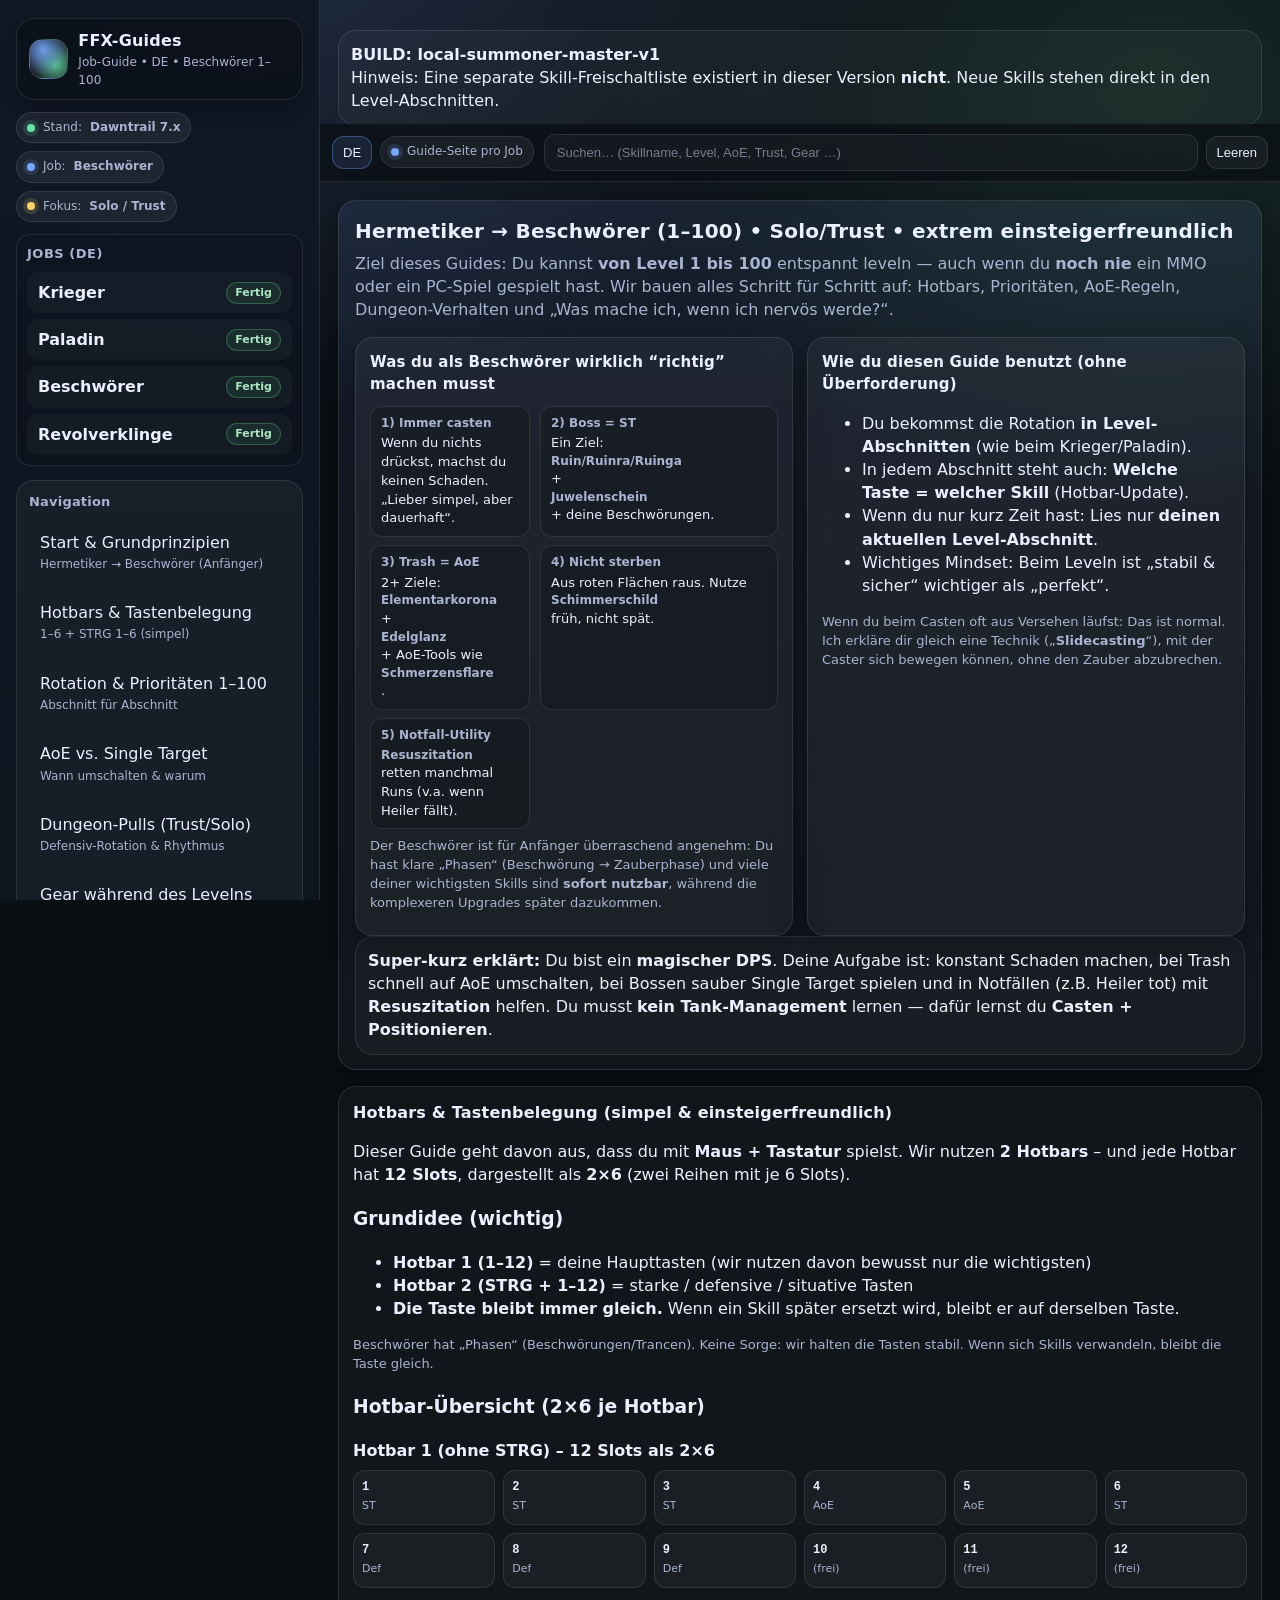
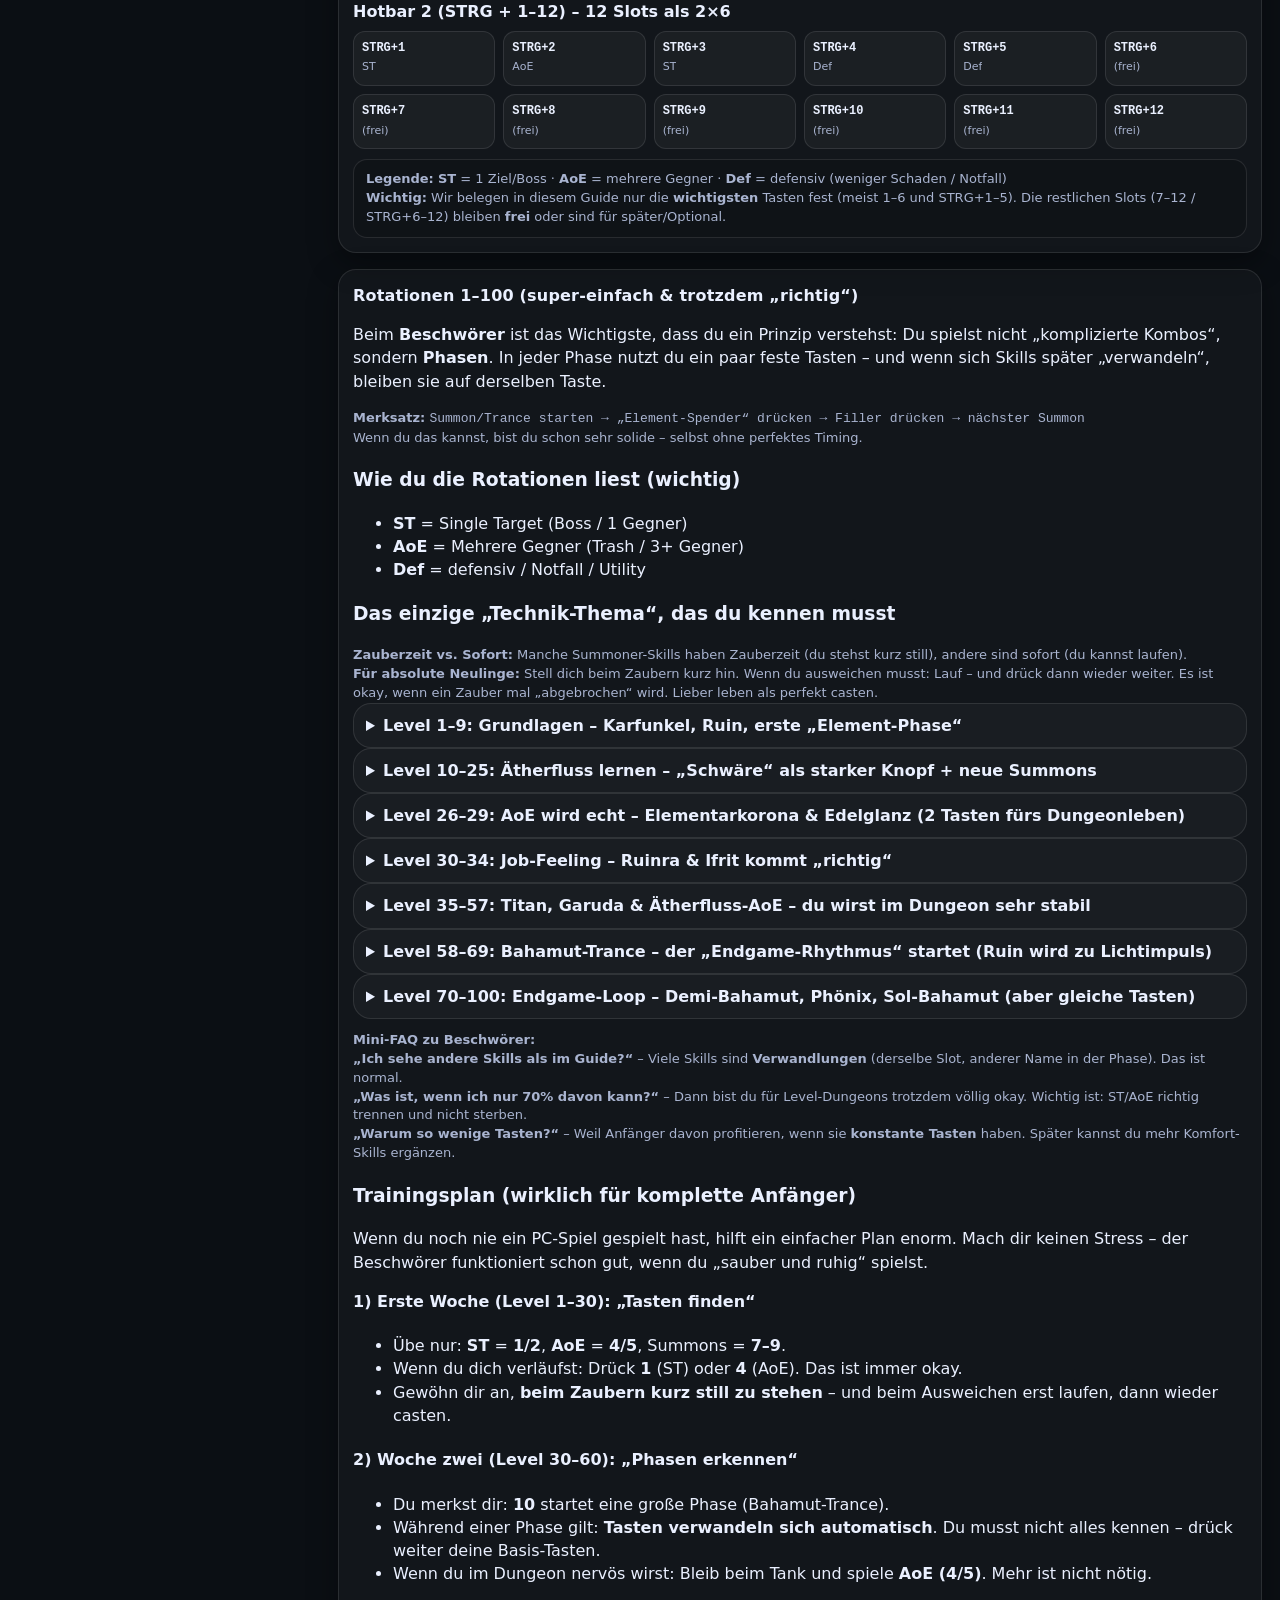
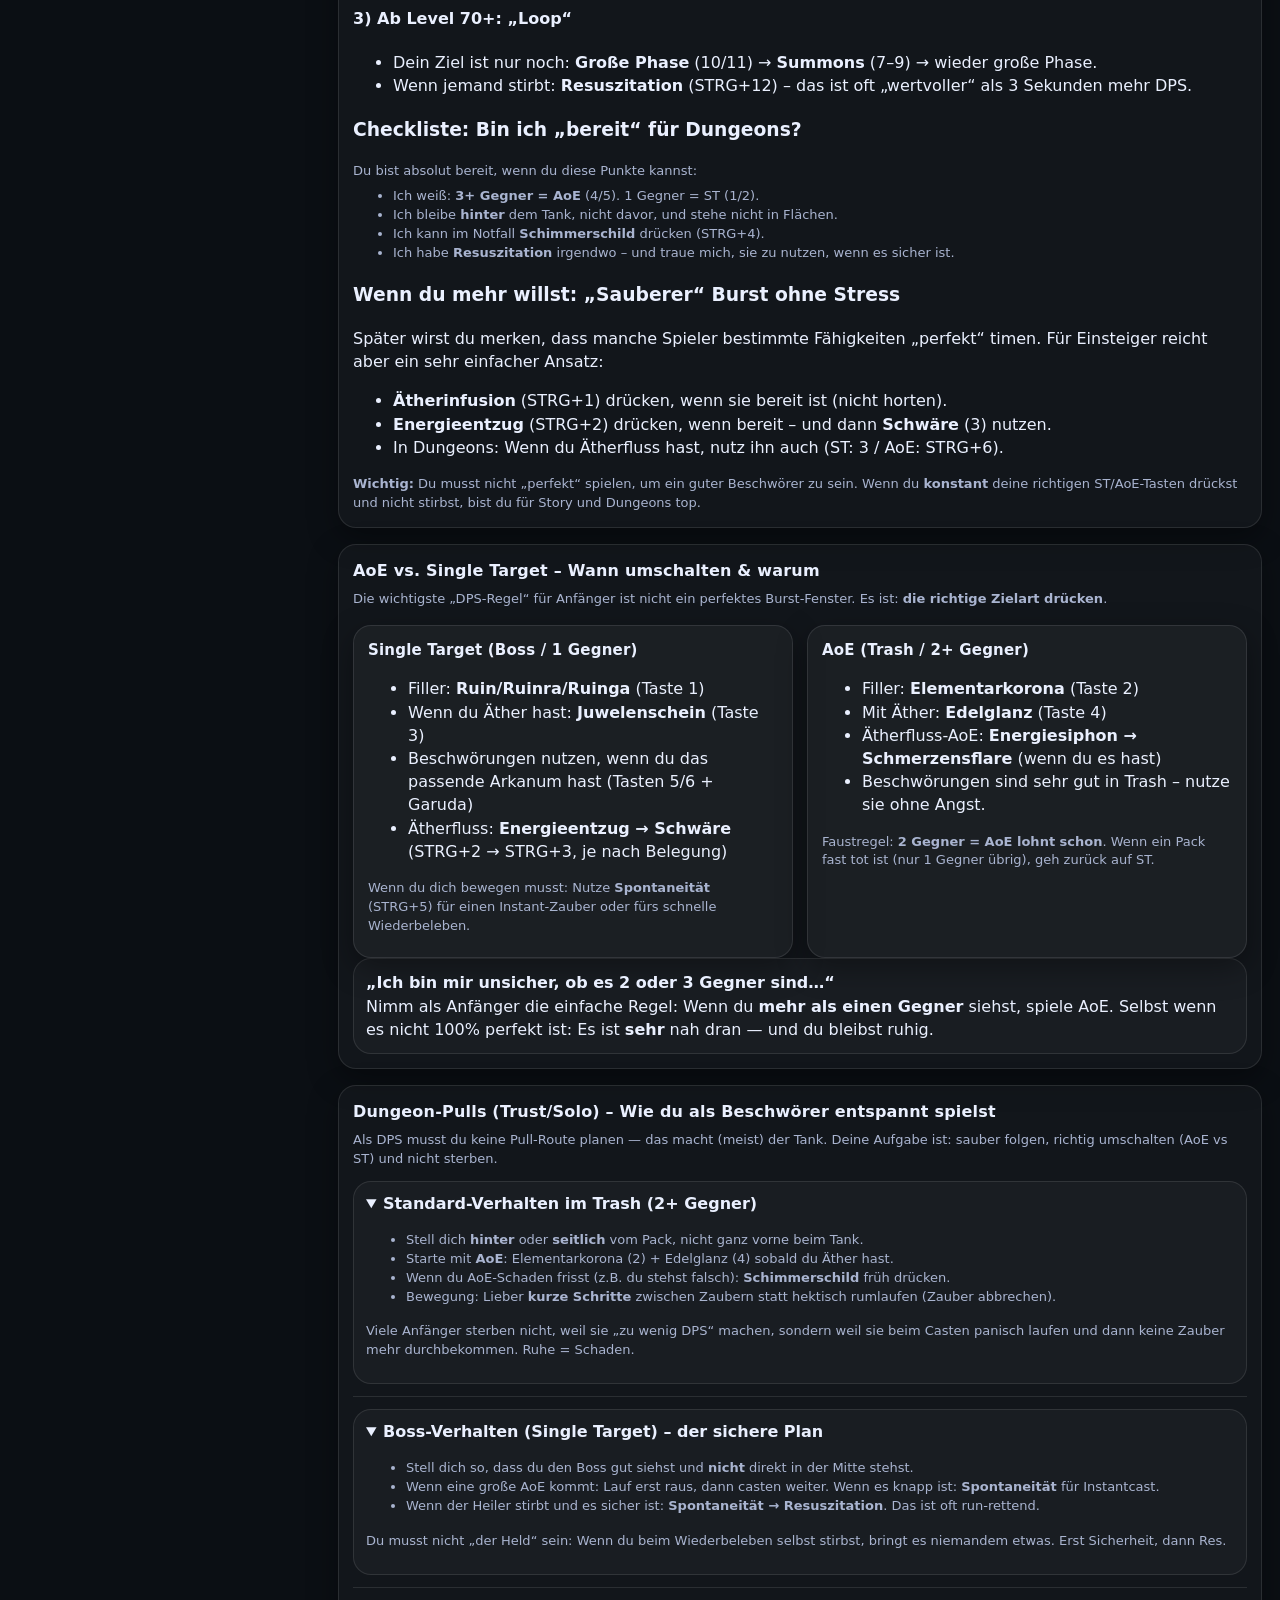
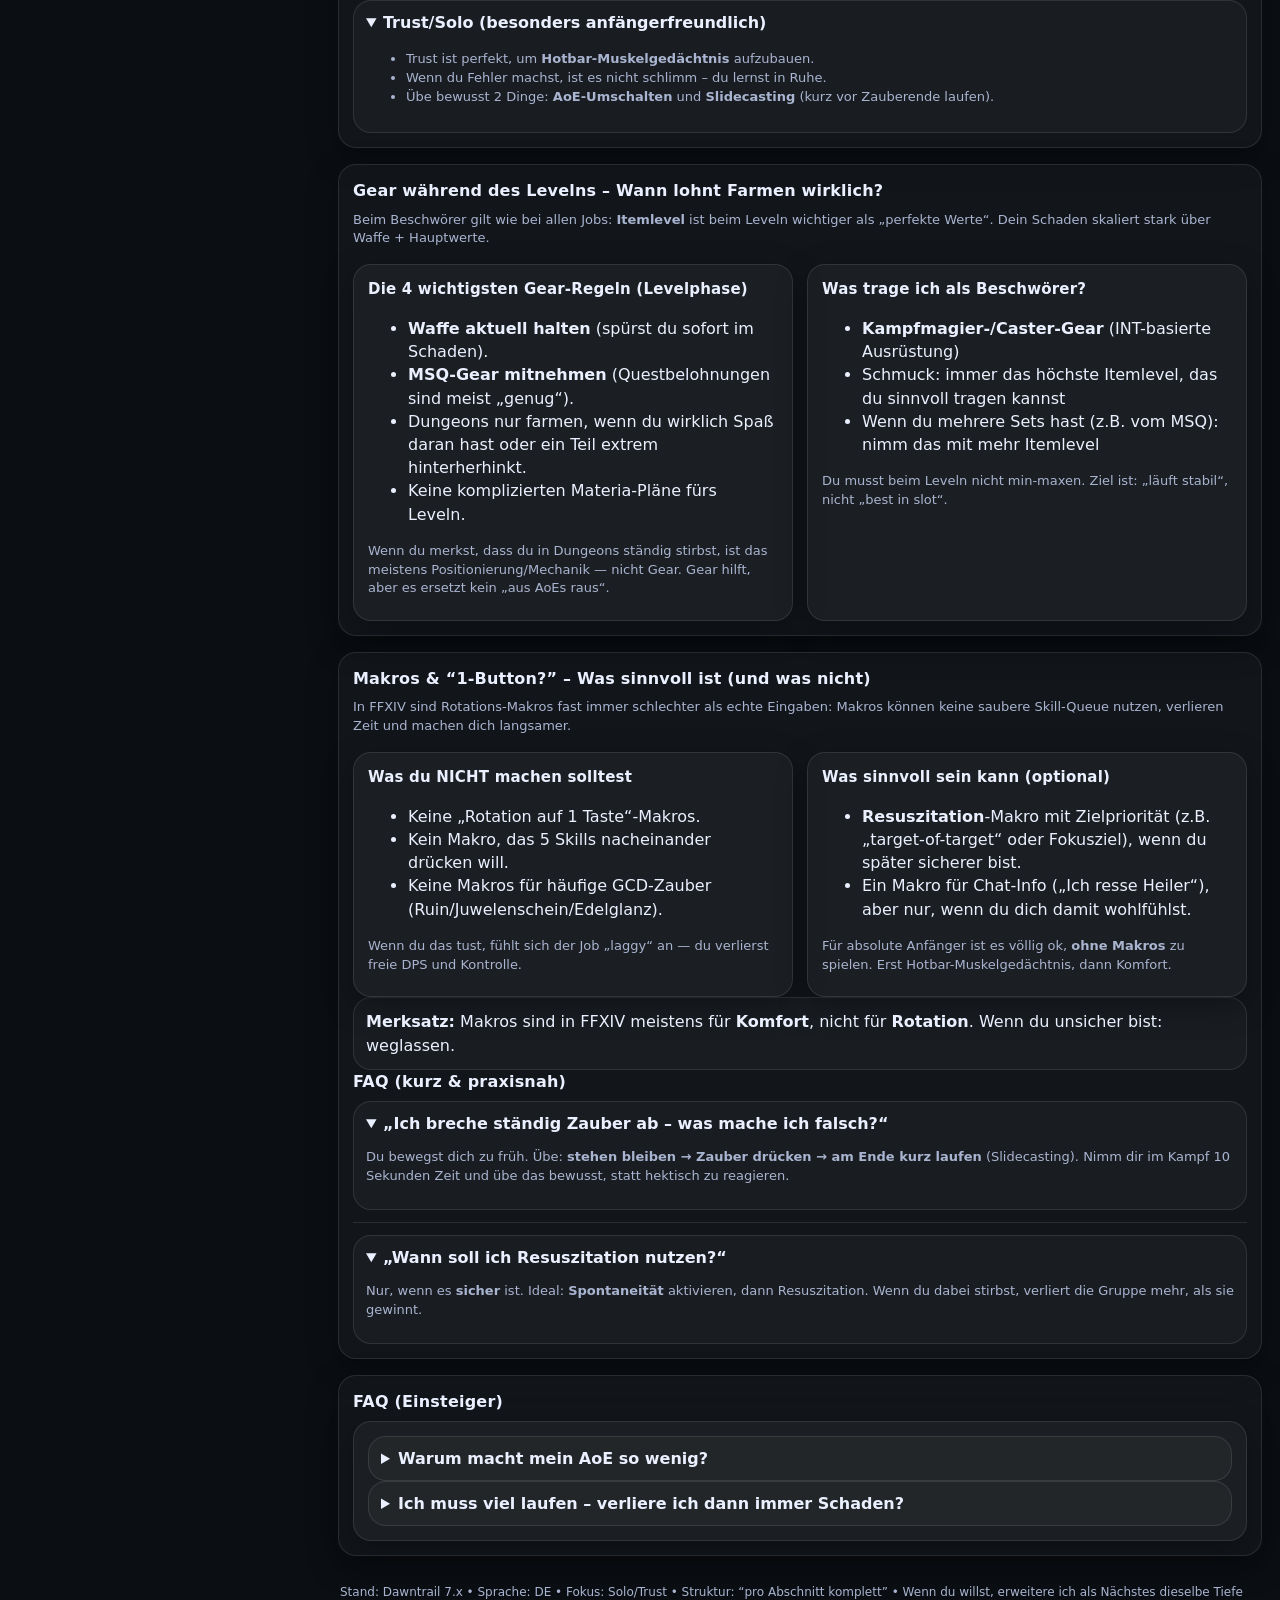
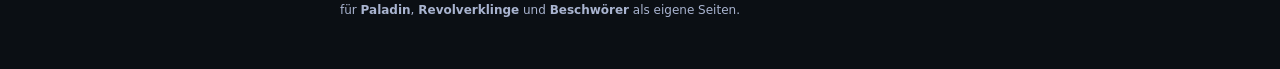
<file: de/jobs/summoner.html>
<!doctype html>
<html lang="de">
<head>
  <meta charset="utf-8" />
  <meta name="viewport" content="width=device-width,initial-scale=1,viewport-fit=cover" />
  <title>FFX-Guides – Beschwörer (Hermetiker → Beschwörer) 1–100 (DE)</title>
  <meta name="description" content="Extrem detaillierter Einsteiger-Guide für Hermetiker → Beschwörer (FFXIV) von Level 1 bis 100: Skills (DE), Rotation, Hotbars, AoE vs ST, Dungeons/Trust, Gear, Makros & FAQ." />
  <style>
    :root{
      --bg:#0b0f14;
      --panel:#101826;
      --panel2:#0e1520;
      --text:#eaf0ff;
      --muted:#a9b4d0;
      --line:rgba(255,255,255,.10);
      --accent:#77a7ff;
      --ok:#66e3a3;
      --warn:#ffd36a;
      --bad:#ff7a7a;
      --chip:#16243a;
      --shadow: 0 10px 30px rgba(0,0,0,.35);
      --radius: 18px;
      --radius2: 14px;
      --mono: ui-monospace, SFMono-Regular, Menlo, Monaco, Consolas, "Liberation Mono", "Courier New", monospace;
      --sans: ui-sans-serif, system-ui, -apple-system, Segoe UI, Roboto, Helvetica, Arial, "Apple Color Emoji","Segoe UI Emoji";
    }
    *{box-sizing:border-box}
    html,body{height:100%}
    body{
      margin:0;
      font-family:var(--sans);
      background: radial-gradient(1200px 900px at 20% -10%, rgba(119,167,255,.20), transparent 55%),
                  radial-gradient(900px 700px at 90% 10%, rgba(102,227,163,.12), transparent 60%),
                  var(--bg);
      background-attachment: fixed;
      background-repeat: no-repeat;
      background-position: center top;

      color:var(--text);
      line-height:1.45;
    }

    /* Layout */
    .app{
      display:grid;
      grid-template-columns: 320px 1fr;
      min-height:100vh;
    }
    @media (max-width: 1024px){
      .app{grid-template-columns: 1fr}
    }

    /* Sidebar */
    .sidebar{
      position:sticky;
      top:0;
      height:100vh;
      overflow:auto;
      padding:18px 16px 22px;
      border-right:1px solid var(--line);
      background: linear-gradient(180deg, rgba(16,24,38,.92), rgba(14,21,32,.92));
      backdrop-filter: blur(10px);
    }
    @media (max-width:1024px){
      .sidebar{
        position:relative;
        height:auto;
        border-right:none;
        border-bottom:1px solid var(--line);
      }
    }
    .brand{
      display:flex;
      align-items:center;
      gap:10px;
      padding:10px 12px;
      border:1px solid var(--line);
      border-radius: var(--radius);
      box-shadow: var(--shadow);
      background: rgba(10,14,20,.55);
    }
    .logo{
      width:40px;height:40px;
      border-radius:14px;
      background: radial-gradient(circle at 35% 25%, rgba(119,167,255,.9), rgba(119,167,255,.15) 55%, transparent 70%),
                  radial-gradient(circle at 70% 65%, rgba(102,227,163,.8), rgba(102,227,163,.10) 55%, transparent 70%),
                  rgba(255,255,255,.06);
      border:1px solid var(--line);
    }
    .brand h1{
      font-size:16px;
      margin:0;
      letter-spacing:.2px;
    }
    .brand p{
      margin:2px 0 0;
      font-size:12px;
      color:var(--muted);
    }

    .meta{
      margin-top:12px;
      display:flex;
      flex-wrap:wrap;
      gap:8px;
    }
    .pill{
      display:inline-flex;
      align-items:center;
      gap:8px;
      padding:6px 10px;
      border-radius:999px;
      border:1px solid var(--line);
      background: rgba(255,255,255,.06);
      font-size:12px;
      color:var(--muted);
      white-space:nowrap;
    }
    .dot{
      width:8px;height:8px;border-radius:50%;
      background: var(--accent);
      box-shadow: 0 0 0 4px rgba(119,167,255,.15);
    }
    .dot.ok{background:var(--ok); box-shadow:0 0 0 4px rgba(102,227,163,.15)}
    .dot.warn{background:var(--warn); box-shadow:0 0 0 4px rgba(255,211,106,.15)}
    .dot.bad{background:var(--bad); box-shadow:0 0 0 4px rgba(255,122,122,.15)}

    .nav{
      margin-top:14px;
      padding:12px;
      border-radius: var(--radius);
      border:1px solid var(--line);
      background: rgba(255,255,255,.04);
    }
    .nav h2{
      margin:0 0 8px;
      font-size:13px;
      letter-spacing:.2px;
      color:var(--muted);
      font-weight:600;
    }
    .nav a{
      display:block;
      text-decoration:none;
      color:var(--text);
      padding:10px 10px;
      border-radius:12px;
      border:1px solid transparent;
      margin-bottom:6px;
      background: transparent;
    }
    .nav a:hover{
      border-color: var(--line);
      background: rgba(255,255,255,.05);
    }
    .nav a small{
      display:block;
      color:var(--muted);
      font-size:12px;
      margin-top:2px;
    }

    /* Main */
    .main{
      padding:18px 18px 40px;
    }
    .topbar{
      position:sticky;
      top:0;
      z-index:20;
      padding:10px 12px;
      margin:-18px -18px 18px;
      border-bottom:1px solid var(--line);
      background: rgba(11,15,20,.72);
      backdrop-filter: blur(10px);
    }
    @media (max-width:1024px){
      .topbar{
        position:relative;
        top:auto;
        margin:0 0 18px;
        border:1px solid var(--line);
        border-radius: var(--radius);
        background: rgba(11,15,20,.55);
      }
    }
    .topbar-inner{
      display:flex;
      gap:10px;
      align-items:center;
      justify-content:space-between;
      flex-wrap:wrap;
    }
    .langbox{
      display:flex;
      gap:8px;
      align-items:center;
      flex-wrap:wrap;
    }
    .btn{
      border:1px solid var(--line);
      background: rgba(255,255,255,.05);
      color:var(--text);
      padding:8px 10px;
      border-radius: 12px;
      cursor:pointer;
      font-size:13px;
    }
    .btn:hover{background: rgba(255,255,255,.08)}
    .btn.primary{
      border-color: rgba(119,167,255,.35);
      background: rgba(119,167,255,.12);
    }
    .search{
      display:flex;
      gap:8px;
      align-items:center;
      min-width:260px;
      flex:1 1 320px;
    }
    .search input{
      width:100%;
      padding:10px 12px;
      border-radius: 12px;
      border:1px solid var(--line);
      background: rgba(255,255,255,.04);
      color:var(--text);
      outline:none;
      font-size:13px;
    }
    .search input::placeholder{color: rgba(169,180,208,.65)}

    .hero{
      border-radius: var(--radius);
      border:1px solid var(--line);
      background: linear-gradient(180deg, rgba(119,167,255,.10), rgba(255,255,255,.03));
      padding:16px 16px 14px;
      box-shadow: var(--shadow);
    }
    .hero h2{
      margin:0 0 6px;
      font-size:20px;
      letter-spacing:.2px;
    }
    .hero p{margin:0; color:var(--muted)}
    .grid{
      margin-top:16px;
      display:grid;
      grid-template-columns: 1fr 1fr;
      gap:14px;
    }
    @media (max-width:1100px){ .grid{grid-template-columns:1fr} }

    .card{
      border-radius: var(--radius);
      border:1px solid var(--line);
      background: rgba(255,255,255,.04);
      box-shadow: var(--shadow);
      padding:14px;
    }
    .card h3{
      margin:0 0 10px;
      font-size:15px;
      letter-spacing:.2px;
    }
    .card p{margin:8px 0; color:var(--muted)}
    .kvs{
      display:grid;
      grid-template-columns: 160px 1fr;
      gap:8px 10px;
      margin-top:10px;
    }
    @media (max-width:520px){ .kvs{grid-template-columns: 1fr} }
    .kvs div{
      padding:8px 10px;
      border:1px solid var(--line);
      border-radius: 12px;
      background: rgba(0,0,0,.18);
    }
    .kvs b{display:block; font-size:12px; color:var(--muted); font-weight:600}
    .kvs span{display:block; margin-top:2px; font-size:13px; color:var(--text)}

    .section{
      margin-top:16px;
      border-radius: var(--radius);
      border:1px solid var(--line);
      background: rgba(255,255,255,.03);
      box-shadow: var(--shadow);
      padding:14px;
    }
    .section h2{
      margin:0 0 8px;
      font-size:16px;
      letter-spacing:.2px;
    }
    .section .sub{
      color:var(--muted);
      font-size:13px;
      margin:0 0 12px;
    }

    /* Tables */
    table{
      width:100%;
      border-collapse:separate;
      border-spacing:0;
      overflow:hidden;
      border-radius: var(--radius2);
      border:1px solid var(--line);
      background: rgba(0,0,0,.18);
    }
    th,td{
      padding:10px 10px;
      border-bottom:1px solid var(--line);
      vertical-align:top;
      font-size:13px;
    }
    th{
      text-align:left;
      font-size:12px;
      color:var(--muted);
      font-weight:700;
      letter-spacing:.2px;
      background: rgba(255,255,255,.04);
    }
    tr:last-child td{border-bottom:none}

    
    /* Skills table UX improvements (scoped via .tablewrap) */
    .tablewrap{
      overflow:auto;
      max-height:520px;
      border-radius: var(--radius2);
      border:1px solid var(--line);
      background: rgba(0,0,0,0.18);
    }
    .tablewrap table{
      width:100%;
      border-collapse:separate;
      border-spacing:0;
      min-width: 720px; /* keeps columns readable on narrow screens; wrapper scrolls */
      border:none;       /* wrapper already has border */
      background: transparent;
    }
    .tablewrap thead th{
      position: sticky;
      top: 0;
      z-index: 2;
      background: rgba(255,255,255,0.06); /* glass header */
      backdrop-filter: blur(6px);
    }
    .tablewrap tbody tr{
      background: rgba(0,0,0,0.10);
    }
    .tablewrap tbody tr:nth-child(even){
      background: rgba(255,255,255,0.03);
    }
    .tablewrap tbody tr:hover{
      background: rgba(119,167,255,0.08);
    }
    .tablewrap td, .tablewrap th{
      padding:12px 10px;
      border-bottom:1px solid var(--line);
      vertical-align:top;
      font-size:13px;
      background: transparent;
    }
    .tablewrap tbody tr:last-child td{border-bottom:none}
    @media (max-width:520px){
      .tablewrap{max-height: 420px;}
      .tablewrap table{min-width: 640px;}
    }
/* Skill-Liste: Level-Spalte visuell verankern */
    .tablewrap td:first-child,
    .tablewrap th:first-child{
      font-family: var(--mono);
      font-weight: 700;
      width: 84px;
      min-width: 84px;
      text-align: center;
      background: rgba(0,0,0,0.22);
    }
    .tablewrap th:first-child{
      background: rgba(0,0,0,0.38);
    }

    /* Skill-Liste: klarere Kategorie-Tags (semantische Klassen) */
    .tablewrap .tag{
      font-weight:700;
      letter-spacing:.2px;
      text-transform:uppercase;
      min-width:78px;
      justify-content:center;
    }
    .tablewrap .tag.st{border-color:rgba(119,167,255,0.30); background: rgba(119,167,255,0.10); color: rgba(234,240,255,0.92);}
    .tablewrap .tag.aoe{border-color:rgba(102,227,163,0.28); background: rgba(102,227,163,0.10); color: rgba(234,240,255,0.92);}
    .tablewrap .tag.def{border-color:rgba(255,211,106,0.28); background: rgba(255,211,106,0.10); color: rgba(234,240,255,0.92);}
    .tablewrap .tag.burst{border-color:rgba(255,211,106,0.28); background: rgba(255,211,106,0.10); color: rgba(234,240,255,0.92);}
    .tablewrap .tag.heal{border-color:rgba(102,227,163,0.28); background: rgba(102,227,163,0.10); color: rgba(234,240,255,0.92);}
    .tablewrap .tag.stance{border-color:rgba(102,227,163,0.28); background: rgba(102,227,163,0.10); color: rgba(234,240,255,0.92);}
    .tablewrap .tag.util,
    .tablewrap .tag.range,
    .tablewrap .tag.gauge,
    .tablewrap .tag.party,
    .tablewrap .tag.ogcd,
    .tablewrap .tag.mobility,
    .tablewrap .tag.emerg{
      border-color:rgba(255,255,255,0.16);
      background: rgba(255,255,255,0.06);
      color: rgba(234,240,255,0.86);
    }

      .tablewrap table{min-width: 640px;}
    }

    .tag{
      display:inline-flex;
      align-items:center;
      gap:6px;
      padding:4px 8px;
      border-radius:999px;
      border:1px solid var(--line);
      background: rgba(255,255,255,.05);
      color:var(--muted);
      font-size:12px;
      white-space:nowrap;
    }
    .tag.ok{color:rgba(102,227,163,.95); border-color:rgba(102,227,163,.25); background: rgba(102,227,163,.08)}
    .tag.warn{color:rgba(255,211,106,.95); border-color:rgba(255,211,106,.25); background: rgba(255,211,106,.08)}
    .tag.bad{color:rgba(255,122,122,.95); border-color:rgba(255,122,122,.25); background: rgba(255,122,122,.08)}
    .mono{font-family:var(--mono)}
    .hr{height:1px; background: var(--line); margin:12px 0}

    /* Hotbar mapping blocks */
    .hotbars{
      display:grid;
      grid-template-columns: 1fr 1fr;
      gap:12px;
      align-items:start;
    }
    @media (max-width:1100px){ .hotbars{grid-template-columns: 1fr} }

    .hotbar{
      border:1px solid var(--line);
      border-radius: var(--radius);
      padding:12px;
      background: rgba(0,0,0,.20);
    }
    .hotbar h4{margin:0 0 10px; font-size:14px}
    .keys{
      display:grid;
      grid-template-columns: repeat(6, minmax(44px, 1fr));
      gap:8px;
    }
.key{
      border:1px solid var(--line);
      border-radius: 14px;
      padding:8px 8px;
      background: rgba(255,255,255,.04);
      min-height:58px;
      display:flex;
      flex-direction:column;
      gap:6px;
      justify-content:space-between;
    }
    .key .k{
      display:flex;
      align-items:center;
      justify-content:space-between;
      gap:8px;
    }
    .kbd{
      font-family: var(--mono);
      font-size:12px;
      color: var(--text);
      padding:2px 6px;
      border-radius: 8px;
      border:1px solid var(--line);
      background: rgba(0,0,0,.22);
      white-space:nowrap;
    }
    .prio{
      font-size:11px;
      color: var(--muted);
      border:1px solid var(--line);
      background: rgba(255,255,255,.04);
      border-radius: 999px;
      padding:2px 6px;
      white-space:nowrap;
    }
    .skill{
      font-size:12px;
      color: var(--muted);
      min-height:30px;
    }
    .skill b{color:var(--text); font-weight:700}
    .note{
      margin-top:10px;
      font-size:13px;
      color:var(--muted);
    }

    /* Collapsible */
    details{
      border:1px solid var(--line);
      border-radius: var(--radius);
      padding:10px 12px;
      background: rgba(255,255,255,.03);
    }
    details summary{
      cursor:pointer;
      font-weight:700;
      color:var(--text);
    }
    details p, details li{
      color:var(--muted);
      font-size:13px;
    }

    /* Anchors */
    .anchor{scroll-margin-top: 86px;}
    @media (max-width:1024px){ .anchor{scroll-margin-top: 12px;} }

    /* Footer */
    .footer{
      margin-top:18px;
      color:var(--muted);
      font-size:12px;
      padding:10px 2px;
    }
    .callout{
      border:1px solid var(--line);
      border-radius: var(--radius);
      background: rgba(255,255,255,.03);
      padding:12px;
    }
    .callout strong{color:var(--text)}
    .callout .row{
      display:flex;
      flex-wrap:wrap;
      gap:8px;
      margin-top:8px;
    }
.tablewrap tbody tr:nth-child(even){background: rgba(0,0,0,0.26) !important;}
.tablewrap tbody tr:nth-child(even){
      box-shadow: inset 0 0 0 9999px rgba(0,0,0,0.30) !important;
    }
    .tablewrap tbody tr td{
      background: transparent !important;
      color: inherit;
    }


    /* Neue Skills Listen (Rotation-Abschnitte) */
    .skills-new{
      margin: 8px 0 10px;
      padding-left: 18px;
    }
    .skills-new li{
      margin: 6px 0;
      color: var(--muted);
      font-size: 13px;
    }
    .skills-new b{color: var(--text);}


    /* Lernpfad-Extras: Hotbar-Update & Fokus */
    .learn-extra{
      margin:10px 0 0;
      padding:10px 12px;
      border:1px solid var(--line);
      border-radius: var(--radius2);
      background: rgba(255,255,255,0.04);
    }
    .learn-extra h5{
      margin:0 0 6px;
      font-size:13px;
      letter-spacing:.2px;
      color:var(--text);
    }
    .learn-extra p{
      margin:4px 0;
      font-size:13px;
      color:var(--muted);
    }


    /* Rotation: Hotbar-Zuordnung pro Abschnitt */
    .hotbar-map{
      margin: 10px 0 0;
      padding: 10px 12px;
      border: 1px solid var(--line);
      border-radius: var(--radius2);
      background: rgba(0,0,0,0.14);
    }
    .hotbar-map h4{margin:0 0 8px;}
    .hotbar-map .cols{
      display:grid;
      grid-template-columns:repeat(2,minmax(0,1fr));
      gap:12px;
    }
    .hotbar-map ul{margin:0; padding-left:18px;}
    .hotbar-map li{margin:4px 0; color:var(--muted); font-size:13px;}
    .hotbar-map b{color:var(--text);}
    .hotbar-changes{
      margin-top:10px;
      padding-top:8px;
      border-top:1px solid var(--line);
      color:var(--muted);
      font-size:13px;
    }
    @media (max-width:640px){
      .hotbar-map .cols{grid-template-columns:1fr;}
    }


    /* Hotbar Visual (2×6) + kurze Labels */
    .hb-visual-wrap{margin:12px 0 10px;}
    .hb-visual-title{font-weight:800;margin:0 0 8px;}
    .hb-visual{
      display:grid;
      grid-template-columns:repeat(6,minmax(0,1fr));
      gap:8px;
    }
    .hb-slot{
      border:1px solid var(--line);
      border-radius: 12px;
      background: rgba(255,255,255,0.04);
      padding:10px 8px;
      min-height:46px;
      display:flex;
      flex-direction:column;
      justify-content:center;
      align-items:flex-start;
      overflow:hidden;
    }
    .hb-key{
      font-family: var(--mono);
      font-weight:900;
      font-size:12px;
      color: var(--text);
      line-height:1.1;
    }
    .hb-label{
      margin-top:4px;
      font-size:11px;
      color: var(--muted);
      white-space:nowrap;
      overflow:hidden;
      text-overflow:ellipsis;
      max-width:100%;
    }
    .hb-legend{
      margin:10px 0 0;
      padding:10px 12px;
      border:1px solid var(--line);
      border-radius: var(--radius2);
      background: rgba(0,0,0,0.12);
      color: var(--muted);
      font-size:13px;
    }
    .kbdtag{
      display:inline-block;
      padding:2px 8px;
      border-radius:999px;
      border:1px solid var(--line);
      background: rgba(255,255,255,0.04);
      font-size:11px;
      font-weight:800;
      color: var(--text);
      margin-right:8px;
      vertical-align:middle;
      white-space:nowrap;
    }


    /* Sidebar: Job-Navigation (identisch auf allen Job-Seiten) */
    .jobnav{
      margin-top: 12px;
      padding: 10px;
      border: 1px solid var(--line);
      border-radius: var(--radius2);
      background: rgba(0,0,0,0.10);
    }
    .jobnav h3{
      margin: 0 0 8px;
      font-size: 13px;
      letter-spacing: .04em;
      text-transform: uppercase;
      color: var(--muted);
    }
    .jobnav a{
      display:flex;
      align-items:center;
      justify-content:space-between;
      gap:10px;
      padding: 8px 10px;
      border-radius: 12px;
      border: 1px solid transparent;
      color: var(--text);
      text-decoration:none;
      background: rgba(255,255,255,0.03);
      margin-bottom: 6px;
    }
    .jobnav a:last-child{margin-bottom:0}
    .jobnav a:hover{
      border-color: rgba(119,167,255,0.35);
      background: rgba(119,167,255,0.08);
    }
    .jobnav .jobname{font-weight:800}
    .badge{
      display:inline-block;
      padding: 2px 8px;
      border-radius: 999px;
      font-size: 11px;
      font-weight: 900;
      border: 1px solid var(--line);
      background: rgba(255,255,255,0.04);
      color: var(--muted);
      white-space:nowrap;
    }
    .badge.ok{
      border-color: rgba(90,200,120,0.35);
      background: rgba(90,200,120,0.10);
      color: rgba(180,240,200,0.95);
    }
    .badge.soon{
      border-color: rgba(255,200,80,0.35);
      background: rgba(255,200,80,0.10);
      color: rgba(255,235,200,0.95);
    }


    .badge.wip{
      border-color: rgba(119,167,255,0.40);
      background: rgba(119,167,255,0.12);
      color: rgba(210,230,255,0.95);
    }
</style>
</head>

<body>
  <div class="app">

    <!-- Sidebar -->
    <aside class="sidebar">
      <div class="brand">
        <div class="logo" aria-hidden="true"></div>
        <div>
          <h1>FFX-Guides</h1>
          <p>Job-Guide • DE • Beschwörer 1–100</p>
        </div>
      </div>

      <div class="meta">
        <span class="pill"><span class="dot ok"></span>Stand: <b>Dawntrail 7.x</b></span>
        <span class="pill"><span class="dot"></span>Job: <b>Beschwörer</b></span>
        <span class="pill"><span class="dot warn"></span>Fokus: <b>Solo / Trust</b></span>
      </div>

<div class="jobnav" aria-label="Job-Navigation">
        <h3>Jobs (DE)</h3>
        <a href="warrior.html"><span class="jobname">Krieger</span><span class="badge ok">Fertig</span></a>
        <a href="paladin.html"><span class="jobname">Paladin</span><span class="badge ok">Fertig</span></a>
        <a href="summoner.html" aria-current="page"><span class="jobname">Beschwörer</span><span class="badge ok">Fertig</span></a>
        <a href="gunbreaker.html"><span class="jobname">Revolverklinge</span><span class="badge ok">Fertig</span></a>
      </div>

      <div class="nav" aria-label="Inhaltsverzeichnis">
        <h2>Navigation</h2>
        <a href="#start" class="jump">Start & Grundprinzipien<small>Hermetiker → Beschwörer (Anfänger)</small></a>
        <a href="#hotbars" class="jump">Hotbars & Tastenbelegung<small>1–6 + STRG 1–6 (simpel)</small></a>
<a href="#rotations" class="jump">Rotation & Prioritäten 1–100<small>Abschnitt für Abschnitt</small></a>
        <a href="#aoe" class="jump">AoE vs. Single Target<small>Wann umschalten & warum</small></a>
        <a href="#pulls" class="jump">Dungeon-Pulls (Trust/Solo)<small>Defensiv-Rotation & Rhythmus</small></a>
        <a href="#gear" class="jump">Gear während des Levelns<small>Wann lohnt Farmen?</small></a>
        <a href="#macros" class="jump">Makros & “1-Button?”<small>Was geht, was nicht</small></a>
        <a href="#faq" class="jump">FAQ<small>Häufige Fragen</small></a>
</div>

      <div class="footer">
        Tipp: Nutze oben die Suche (z.B. „Ruin“, „Juwelenschein“, „Bahamut“, „AoE“), um schnell Stellen zu finden.
      </div>
    </aside>

    <!-- Main -->
    <main class="main">
      
<div class="callout" style="margin:12px 0 16px;">
  <strong>BUILD: local-summoner-master-v1</strong><br>
  Hinweis: Eine separate Skill-Freischaltliste existiert in dieser Version <b>nicht</b>. Neue Skills stehen direkt in den Level-Abschnitten.
</div>
<div class="topbar">
        <div class="topbar-inner">
          <div class="langbox">
            <button class="btn primary" type="button" aria-label="Sprache Deutsch aktiv">DE</button>
<span class="pill"><span class="dot"></span>Guide-Seite pro Job</span>
          </div>
          <div class="search">
            <input id="search" type="search" placeholder="Suchen… (Skillname, Level, AoE, Trust, Gear …)" aria-label="Guide durchsuchen" />
            <button class="btn" id="clear" type="button">Leeren</button>
          </div>
        </div>
      </div>

      <section class="hero anchor" id="start">
<h2>Hermetiker → Beschwörer (1–100) • Solo/Trust • extrem einsteigerfreundlich</h2>
        <p>
          Ziel dieses Guides: Du kannst <b>von Level 1 bis 100</b> entspannt leveln — auch wenn du <b>noch nie</b> ein MMO
          oder ein PC-Spiel gespielt hast. Wir bauen alles Schritt für Schritt auf: Hotbars, Prioritäten, AoE-Regeln,
          Dungeon-Verhalten und „Was mache ich, wenn ich nervös werde?“.
        </p>

        <div class="grid">
          <div class="card">
            <h3>Was du als Beschwörer wirklich “richtig” machen musst</h3>
            <div class="kvs">
              <div><b>1) Immer casten</b><span>Wenn du nichts drückst, machst du keinen Schaden. „Lieber simpel, aber dauerhaft“.</span></div>
              <div><b>2) Boss = ST</b><span>Ein Ziel: <b>Ruin/Ruinra/Ruinga</b> + <b>Juwelenschein</b> + deine Beschwörungen.</span></div>
              <div><b>3) Trash = AoE</b><span>2+ Ziele: <b>Elementarkorona</b> + <b>Edelglanz</b> + AoE-Tools wie <b>Schmerzensflare</b>.</span></div>
              <div><b>4) Nicht sterben</b><span>Aus roten Flächen raus. Nutze <b>Schimmerschild</b> früh, nicht spät.</span></div>
              <div><b>5) Notfall-Utility</b><span><b>Resuszitation</b> retten manchmal Runs (v.a. wenn Heiler fällt).</span></div>
            </div>
            <p class="note">
              Der Beschwörer ist für Anfänger überraschend angenehm:
              Du hast klare „Phasen“ (Beschwörung → Zauberphase) und viele deiner wichtigsten Skills sind <b>sofort nutzbar</b>,
              während die komplexeren Upgrades später dazukommen.
            </p>
          </div>

          <div class="card">
            <h3>Wie du diesen Guide benutzt (ohne Überforderung)</h3>
            <ul class="check">
              <li>Du bekommst die Rotation <b>in Level-Abschnitten</b> (wie beim Krieger/Paladin).</li>
              <li>In jedem Abschnitt steht auch: <b>Welche Taste = welcher Skill</b> (Hotbar-Update).</li>
              <li>Wenn du nur kurz Zeit hast: Lies nur <b>deinen aktuellen Level-Abschnitt</b>.</li>
              <li>Wichtiges Mindset: Beim Leveln ist „stabil & sicher“ wichtiger als „perfekt“.</li>
            </ul>
            <p class="note">
              Wenn du beim Casten oft aus Versehen läufst: Das ist normal. Ich erkläre dir gleich eine Technik
              („<b>Slidecasting</b>“), mit der Caster sich bewegen können, ohne den Zauber abzubrechen.
            </p>
          </div>
        </div>

        <div class="callout">
          <b>Super-kurz erklärt:</b> Du bist ein <b>magischer DPS</b>.
          Deine Aufgabe ist: konstant Schaden machen, bei Trash schnell auf AoE umschalten, bei Bossen sauber Single Target spielen
          und in Notfällen (z.B. Heiler tot) mit <b>Resuszitation</b> helfen.
          Du musst <b>kein Tank-Management</b> lernen — dafür lernst du <b>Casten + Positionieren</b>.
        </div>
</section>

      <!-- Hotbars -->
      
<section class="section anchor" id="hotbars">
  <h2>Hotbars &amp; Tastenbelegung (simpel &amp; einsteigerfreundlich)</h2>

  <p>
    Dieser Guide geht davon aus, dass du mit <b>Maus + Tastatur</b> spielst.
    Wir nutzen <b>2 Hotbars</b> – und jede Hotbar hat <b>12 Slots</b>, dargestellt als <b>2×6</b> (zwei Reihen mit je 6 Slots).
  </p>

  <h3>Grundidee (wichtig)</h3>
  <ul>
    <li><b>Hotbar 1 (1–12)</b> = deine Haupttasten (wir nutzen davon bewusst nur die wichtigsten)</li>
    <li><b>Hotbar 2 (STRG + 1–12)</b> = starke / defensive / situative Tasten</li>
    <li><b>Die Taste bleibt immer gleich.</b> Wenn ein Skill später ersetzt wird, bleibt er auf derselben Taste.</li>
  </ul>
  
  <div class="note" style="margin-top:8px;">
    Beschwörer hat „Phasen“ (Beschwörungen/Trancen). Keine Sorge: wir halten die Tasten stabil. Wenn sich Skills verwandeln, bleibt die Taste gleich.
  </div>

  <h3>Hotbar-Übersicht (2×6 je Hotbar)</h3>
  <div class="hb-visual-wrap">
    <p class="hb-visual-title">Hotbar 1 (ohne STRG) – 12 Slots als 2×6</p>
    <div class="hb-visual">
      <div class="hb-slot"><div class="hb-key">1</div><div class="hb-label">ST</div></div>
      <div class="hb-slot"><div class="hb-key">2</div><div class="hb-label">ST</div></div>
      <div class="hb-slot"><div class="hb-key">3</div><div class="hb-label">ST</div></div>
      <div class="hb-slot"><div class="hb-key">4</div><div class="hb-label">AoE</div></div>
      <div class="hb-slot"><div class="hb-key">5</div><div class="hb-label">AoE</div></div>
      <div class="hb-slot"><div class="hb-key">6</div><div class="hb-label">ST</div></div>

      <div class="hb-slot"><div class="hb-key">7</div><div class="hb-label">Def</div></div>
      <div class="hb-slot"><div class="hb-key">8</div><div class="hb-label">Def</div></div>
      <div class="hb-slot"><div class="hb-key">9</div><div class="hb-label">Def</div></div>
      <div class="hb-slot"><div class="hb-key">10</div><div class="hb-label">(frei)</div></div>
      <div class="hb-slot"><div class="hb-key">11</div><div class="hb-label">(frei)</div></div>
      <div class="hb-slot"><div class="hb-key">12</div><div class="hb-label">(frei)</div></div>
    </div>
  </div>

  <div class="hb-visual-wrap">
    <p class="hb-visual-title">Hotbar 2 (STRG + 1–12) – 12 Slots als 2×6</p>
    <div class="hb-visual">
      <div class="hb-slot"><div class="hb-key">STRG+1</div><div class="hb-label">ST</div></div>
      <div class="hb-slot"><div class="hb-key">STRG+2</div><div class="hb-label">AoE</div></div>
      <div class="hb-slot"><div class="hb-key">STRG+3</div><div class="hb-label">ST</div></div>
      <div class="hb-slot"><div class="hb-key">STRG+4</div><div class="hb-label">Def</div></div>
      <div class="hb-slot"><div class="hb-key">STRG+5</div><div class="hb-label">Def</div></div>
      <div class="hb-slot"><div class="hb-key">STRG+6</div><div class="hb-label">(frei)</div></div>

      <div class="hb-slot"><div class="hb-key">STRG+7</div><div class="hb-label">(frei)</div></div>
      <div class="hb-slot"><div class="hb-key">STRG+8</div><div class="hb-label">(frei)</div></div>
      <div class="hb-slot"><div class="hb-key">STRG+9</div><div class="hb-label">(frei)</div></div>
      <div class="hb-slot"><div class="hb-key">STRG+10</div><div class="hb-label">(frei)</div></div>
      <div class="hb-slot"><div class="hb-key">STRG+11</div><div class="hb-label">(frei)</div></div>
      <div class="hb-slot"><div class="hb-key">STRG+12</div><div class="hb-label">(frei)</div></div>
    </div>
  </div>

  <div class="hb-legend">
    <b>Legende:</b> <b>ST</b> = 1 Ziel/Boss · <b>AoE</b> = mehrere Gegner · <b>Def</b> = defensiv (weniger Schaden / Notfall)<br>
    <b>Wichtig:</b> Wir belegen in diesem Guide nur die <b>wichtigsten</b> Tasten fest (meist 1–6 und STRG+1–5).
    Die restlichen Slots (7–12 / STRG+6–12) bleiben <b>frei</b> oder sind für später/Optional.
  </div>
</section>


      <!-- Skills -->

<!-- Rotations -->
      <section class="section anchor" id="rotations">
  <h2>Rotationen 1–100 (super-einfach &amp; trotzdem „richtig“)</h2>

  <p>
    Beim <b>Beschwörer</b> ist das Wichtigste, dass du ein Prinzip verstehst:
    Du spielst nicht „komplizierte Kombos“, sondern <b>Phasen</b>.
    In jeder Phase nutzt du ein paar feste Tasten – und wenn sich Skills später „verwandeln“, bleiben sie auf derselben Taste.
  </p>

  <div class="note">
    <b>Merksatz:</b> <span class="mono">Summon/Trance starten → „Element-Spender“ drücken → Filler drücken → nächster Summon</span><br/>
    Wenn du das kannst, bist du schon sehr solide – selbst ohne perfektes Timing.
  </div>

  <h3>Wie du die Rotationen liest (wichtig)</h3>
  <ul>
    <li><b>ST</b> = Single Target (Boss / 1 Gegner)</li>
    <li><b>AoE</b> = Mehrere Gegner (Trash / 3+ Gegner)</li>
    <li><b>Def</b> = defensiv / Notfall / Utility</li>
  </ul>

  <h3>Das einzige „Technik-Thema“, das du kennen musst</h3>
  <div class="note">
    <b>Zauberzeit vs. Sofort:</b> Manche Summoner-Skills haben Zauberzeit (du stehst kurz still), andere sind sofort (du kannst laufen).<br/>
    <b>Für absolute Neulinge:</b> Stell dich beim Zaubern kurz hin. Wenn du ausweichen musst: Lauf – und drück dann wieder weiter.
    Es ist okay, wenn ein Zauber mal „abgebrochen“ wird. Lieber leben als perfekt casten.
  </div>

  <details>
    <summary>Level 1–9: Grundlagen – Karfunkel, Ruin, erste „Element-Phase“</summary>

    <p><b>Neue Skills in diesem Abschnitt:</b></p>
    <ul class="skills-new">
      <li><b>Ruin</b> <span class="mono">(1)</span> – dein erster ST-Zauber (Filler).</li>
      <li><b>Karfunkel-Beschwörung</b> <span class="mono">(2)</span> – ohne Karfunkel gehen viele Dinge nicht.</li>
      <li><b>Schimmerschild</b> <span class="mono">(2)</span> – kleiner Schild (sehr hilfreich beim Solo-Questen).</li>
      <li><b>Physick</b> <span class="mono">(4)</span> – Notfall-Heilung (selten, aber gut zu wissen).</li>
      <li><b>Ätherinfusion</b> <span class="mono">(6)</span> – dein erster „Buff“ (macht Ruin stärker und schaltet Arkanum frei).</li>
      <li><b>Rubin-Beschwörung</b> <span class="mono">(6)</span> – erste Element-Phase (Feueräther).</li>
      <li><b>Juwelenschein</b> <span class="mono">(6)</span> – Element-ST-Spender (ändert sich je nach Äther).</li>
    </ul>

    <div class="hotbar-update"><strong>Hotbar-Update:</strong>
      <ul style="margin-top:6px;">
        <li><b>1</b> = <b>Ruin</b> (ST-Filler)</li>
        <li><b>2</b> = <b>Juwelenschein</b> (ST-„Element-Spender“)</li>
        <li><b>STRG+1</b> = <b>Ätherinfusion</b> (Buff / Phase vorbereiten)</li>
        <li><b>STRG+4</b> = <b>Schimmerschild</b> (Def/Utility)</li>
        <li><b>7</b> = <b>Rubin-Beschwörung</b> (dein erster Summon-Button)</li>
      </ul>
    </div>

    <div class="hotbar-map">
      <h4>Hotbar-Zuordnung (Start-Fokus)</h4>
      <div class="cols">
        <div>
          <b>Hotbar 1 (ohne STRG)</b>
          <ul>
            <li><b>1:</b> <span class="kbdtag">ST</span> Ruin</li>
            <li><b>2:</b> <span class="kbdtag">ST</span> Juwelenschein</li>
            <li><b>4:</b> <span class="kbdtag">AoE</span> (noch frei – kommt später)</li>
            <li><b>7:</b> <span class="kbdtag">ST</span> Rubin-Beschwörung</li>
            <li><b>12:</b> <span class="kbdtag">Def</span> Physick (Notfall / optional)</li>
          </ul>
        </div>
        <div>
          <b>Hotbar 2 (mit STRG)</b>
          <ul>
            <li><b>STRG+1:</b> <span class="kbdtag">ST</span> Ätherinfusion</li>
            <li><b>STRG+4:</b> <span class="kbdtag">Def</span> Schimmerschild</li>
          </ul>
        </div>
      </div>

      <div class="hotbar-changes">
        <b>Änderungen in diesem Abschnitt:</b>
        <ul style="margin-top:6px;">
          <li>Neu: <b>Summon-Taste</b> (Rubin-Beschwörung) + <b>ST-Spender</b> (Juwelenschein).</li>
          <li>Regel: <b>Karfunkel immer aktiv haben</b> (sonst gehen viele Skills nicht).</li>
        </ul>
      </div>
    </div>

    <p><b>Single Target (Boss / 1 Gegner):</b></p>
    <ol>
      <li><b>Karfunkel-Beschwörung</b> einmal, falls nicht aktiv.</li>
      <li><b>STRG+1</b> (Ätherinfusion), wenn bereit.</li>
      <li><b>7</b> (Rubin-Beschwörung) → dann drückst du <b>2</b> (Juwelenschein), solange du Feueräther hast.</li>
      <li>Wenn du „leer“ bist: zurück zu <b>1</b> (Ruin).</li>
    </ol>

    <div class="note">
      <b>Mini-Übung (1 Minute):</b> Such dir einen Gegner draußen in der Welt.<br/>
      Ziel: <b>7 → 2 → 1</b> so oft wie möglich. Wenn du das ohne Nachdenken kannst, bist du bereit für alles, was später kommt.
    </div>
  </details>

  <details>
    <summary>Level 10–25: Ätherfluss lernen – „Schwäre“ als starker Knopf + neue Summons</summary>

    <p><b>Neue Skills in diesem Abschnitt:</b></p>
    <ul class="skills-new">
      <li><b>Schwäre</b> <span class="mono">(10)</span> – sehr starker ST-„Knopf“ (kostet Ätherfluss).</li>
      <li><b>Energieentzug</b> <span class="mono">(10)</span> – gibt dir Ätherfluss (für Schwäre) und „Rand des Ruins“.</li>
      <li><b>Resuszitation</b> <span class="mono">(12)</span> – Wiederbeleben (sehr wichtig in Dungeons, wenn jemand stirbt).</li>
      <li><b>Topas-Beschwörung</b> <span class="mono">(15)</span> – zweite Element-Phase (Erdäther).</li>
      <li><b>Smaragd-Beschwörung</b> <span class="mono">(22)</span> – dritte Element-Phase (Windäther).</li>
      <li><b>Elementarkorona</b> <span class="mono">(26)</span> kommt gleich – AoE-Grundlage (merken!)</li>
    </ul>

    <div class="hotbar-update"><strong>Hotbar-Update:</strong>
      <ul style="margin-top:6px;">
        <li><b>3</b> = <b>Schwäre</b> (ST-Burst-Knopf)</li>
        <li><b>STRG+2</b> = <b>Energieentzug</b> (Ätherfluss holen)</li>
        <li><b>8</b> = <b>Topas-Beschwörung</b></li>
        <li><b>9</b> = <b>Smaragd-Beschwörung</b></li>
        <li><b>STRG+12</b> (oder ein anderer freier Slot) = <b>Resuszitation</b></li>
      </ul>
    </div>

    <div class="hotbar-map">
      <h4>Hotbar-Zuordnung (ST-Fokus + Summons)</h4>
      <div class="cols">
        <div>
          <b>Hotbar 1 (ohne STRG)</b>
          <ul>
            <li><b>1:</b> <span class="kbdtag">ST</span> Ruin</li>
            <li><b>2:</b> <span class="kbdtag">ST</span> Juwelenschein</li>
            <li><b>3:</b> <span class="kbdtag">ST</span> Schwäre</li>
            <li><b>7:</b> <span class="kbdtag">ST</span> Rubin-Beschwörung</li>
            <li><b>8:</b> <span class="kbdtag">ST</span> Topas-Beschwörung</li>
            <li><b>9:</b> <span class="kbdtag">ST</span> Smaragd-Beschwörung</li>
          </ul>
        </div>
        <div>
          <b>Hotbar 2 (mit STRG)</b>
          <ul>
            <li><b>STRG+1:</b> <span class="kbdtag">ST</span> Ätherinfusion</li>
            <li><b>STRG+2:</b> <span class="kbdtag">ST</span> Energieentzug</li>
            <li><b>STRG+4:</b> <span class="kbdtag">Def</span> Schimmerschild</li>
            <li><b>STRG+12:</b> <span class="kbdtag">Def</span> Resuszitation (Raise)</li>
          </ul>
        </div>
      </div>

      <div class="hotbar-changes">
        <b>Änderungen in diesem Abschnitt:</b>
        <ul style="margin-top:6px;">
          <li>Neu: <b>Ätherfluss</b> (STRG+2) → <b>Schwäre</b> (3), wenn es sinnvoll ist.</li>
          <li>Neu: Zwei weitere Summons (Topas / Smaragd) – du hast jetzt 3 „Element-Phasen“.</li>
        </ul>
      </div>
    </div>

    <p><b>Single Target (Boss):</b></p>
    <ul>
      <li>Grundregel: <b>Summon drücken</b> (7/8/9) → dann <b>2</b> (Juwelenschein) in der Phase → wenn leer: <b>1</b>.</li>
      <li>Wenn <b>STRG+2</b> bereit: drücken → dann <b>3</b> (Schwäre) für extra Schaden.</li>
      <li><b>Ätherinfusion</b> (STRG+1) nutzen, wenn bereit (nicht „sparen“ beim Leveln).</li>
    </ul>

    <div class="note">
      <b>Häufiger Fehler:</b> Ätherfluss drücken und dann „vergessen“, Schwäre zu nutzen. Wenn du Ätherfluss hast, drück <b>3</b> ruhig 1–2×, sobald du kannst.
    </div>
  </details>

  <details>
    <summary>Level 26–29: AoE wird echt – Elementarkorona &amp; Edelglanz (2 Tasten fürs Dungeonleben)</summary>

    <p><b>Neue Skills in diesem Abschnitt:</b></p>
    <ul class="skills-new">
      <li><b>Elementarkorona</b> <span class="mono">(26)</span> – dein AoE-Filler (statt Ruin, wenn viele Gegner da sind).</li>
      <li><b>Edelglanz</b> <span class="mono">(26)</span> – AoE-„Element-Spender“ (ändert sich je nach Äther).</li>
      <li><b>Rubin-Korona / Smaragd-Korona</b> <span class="mono">(26)</span> – Upgrades in Element-Phasen.</li>
    </ul>

    <div class="hotbar-update"><strong>Hotbar-Update:</strong>
      <ul style="margin-top:6px;">
        <li><b>4</b> = <b>Elementarkorona</b> (AoE-Filler)</li>
        <li><b>5</b> = <b>Edelglanz</b> (AoE-Element-Spender)</li>
      </ul>
    </div>

    <div class="hotbar-map">
      <h4>Hotbar-Zuordnung (AoE-Fokus)</h4>
      <div class="cols">
        <div>
          <b>Hotbar 1 (ohne STRG)</b>
          <ul>
            <li><b>1:</b> <span class="kbdtag">ST</span> Ruin</li>
            <li><b>2:</b> <span class="kbdtag">ST</span> Juwelenschein</li>
            <li><b>3:</b> <span class="kbdtag">ST</span> Schwäre</li>
            <li><b>4:</b> <span class="kbdtag">AoE</span> Elementarkorona</li>
            <li><b>5:</b> <span class="kbdtag">AoE</span> Edelglanz</li>
          </ul>
        </div>
        <div>
          <b>Hotbar 2 (mit STRG)</b>
          <ul>
            <li><b>STRG+2:</b> <span class="kbdtag">ST</span> Energieentzug (Ätherfluss)</li>
            <li><b>STRG+4:</b> <span class="kbdtag">Def</span> Schimmerschild</li>
          </ul>
        </div>
      </div>

      <div class="hotbar-changes">
        <b>Änderungen in diesem Abschnitt:</b>
        <ul style="margin-top:6px;">
          <li>Neu: Du hast jetzt ein klares AoE-Paar: <b>4</b> (Filler) + <b>5</b> (Spender).</li>
          <li>Dungeon-Regel: Bei <b>3+ Gegnern</b> spielst du fast nur noch <b>4/5</b> statt <b>1/2</b>.</li>
        </ul>
      </div>
    </div>

    <p><b>AoE (Trash / Pulls):</b></p>
    <ul>
      <li><b>Summon</b> (7/8/9) → dann in der Phase <b>5</b> (Edelglanz) und <b>4</b> (Elementarkorona).</li>
      <li>Wenn <b>Ätherfluss</b> da ist (STRG+2): drücken (Ausgabe kommt als AoE später als Schmerzensflare).</li>
    </ul>

    <div class="note">
      <b>Mini-Übung (Dungeon):</b> Wenn der Tank 3+ Gegner hat, zwing dich für 2 Pulls lang: <b>nur 4/5</b>. Das trainiert das ST/AoE-Umschalten.
    </div>
  </details>

  <details>
    <summary>Level 30–34: Job-Feeling – Ruinra &amp; Ifrit kommt „richtig“</summary>

    <p><b>Neue Skills in diesem Abschnitt:</b></p>
    <ul class="skills-new">
      <li><b>Ruinra</b> <span class="mono">(30)</span> – Upgrade von Ruin (Taste bleibt gleich).</li>
      <li><b>Ifrit-Beschwörung</b> <span class="mono">(30)</span> – Ifrit-Egi (stärkeres „echtes“ Summon-Gefühl).</li>
      <li><b>Topas-Ruinra / Smaragd-Ruinra</b> <span class="mono">(30)</span> – Upgrades in den Element-Phasen.</li>
    </ul>

    <div class="hotbar-update"><strong>Hotbar-Update:</strong>
      <ul style="margin-top:6px;">
        <li><b>1</b> bleibt deine ST-Filler-Taste (Ruin → Ruinra automatisch).</li>
        <li><b>7</b> = <b>Ifrit-Beschwörung</b> (ersetze dort Rubin-Beschwörung – die Logik bleibt gleich).</li>
      </ul>
    </div>

    <div class="hotbar-map">
      <h4>Hotbar-Zuordnung (ST „klarer“)</h4>
      <div class="cols">
        <div>
          <b>Hotbar 1 (ohne STRG)</b>
          <ul>
            <li><b>1:</b> <span class="kbdtag">ST</span> Ruinra (Upgrade)</li>
            <li><b>2:</b> <span class="kbdtag">ST</span> Juwelenschein</li>
            <li><b>4:</b> <span class="kbdtag">AoE</span> Elementarkorona</li>
            <li><b>5:</b> <span class="kbdtag">AoE</span> Edelglanz</li>
            <li><b>7:</b> <span class="kbdtag">ST</span> Ifrit-Beschwörung</li>
            <li><b>8:</b> <span class="kbdtag">ST</span> Topas-Beschwörung</li>
            <li><b>9:</b> <span class="kbdtag">ST</span> Smaragd-Beschwörung</li>
          </ul>
        </div>
        <div>
          <b>Hotbar 2 (mit STRG)</b>
          <ul>
            <li><b>STRG+1:</b> <span class="kbdtag">ST</span> Ätherinfusion</li>
            <li><b>STRG+2:</b> <span class="kbdtag">ST</span> Energieentzug</li>
            <li><b>STRG+4:</b> <span class="kbdtag">Def</span> Schimmerschild</li>
          </ul>
        </div>
      </div>

      <div class="hotbar-changes">
        <b>Änderungen in diesem Abschnitt:</b>
        <ul style="margin-top:6px;">
          <li><b>Ruin → Ruinra</b> ist ein Upgrade auf derselben Taste. Nichts umlegen.</li>
          <li><b>Rubin-Beschwörung</b> wird zu <b>Ifrit-Beschwörung</b> (Taste <b>7</b> bleibt deine „Feuer-Phase“).</li>
        </ul>
      </div>
    </div>

    <p><b>ST / AoE bleibt gleich:</b></p>
    <ul>
      <li><b>ST:</b> Summon (7/8/9) → 2 (Juwelenschein) → 1 (Filler)</li>
      <li><b>AoE:</b> Summon (7/8/9) → 5 (Edelglanz) → 4 (Filler)</li>
    </ul>

    <div class="note">
      <b>Wenn du überfordert bist:</b> Ignoriere erstmal alles außer <b>1/2/4/5</b> + deine Summon-Tasten (7–9).
      Damit bist du im Dungeon schon okay.
    </div>
  </details>

  <details>
    <summary>Level 35–57: Titan, Garuda &amp; Ätherfluss-AoE – du wirst im Dungeon sehr stabil</summary>

    <p><b>Neue Skills in diesem Abschnitt:</b></p>
    <ul class="skills-new">
      <li><b>Titan-Beschwörung</b> <span class="mono">(35)</span> – Erdphase wird „echter“.</li>
      <li><b>Schmerzensflare</b> <span class="mono">(40)</span> – AoE-Ausgabe für Ätherfluss.</li>
      <li><b>Garuda-Beschwörung</b> <span class="mono">(45)</span> – Windphase wird „echter“.</li>
      <li><b>Ruinga</b> <span class="mono">(54)</span> kommt gleich – Upgrade deines Fillers.</li>
    </ul>

    <div class="hotbar-update"><strong>Hotbar-Update:</strong>
      <ul style="margin-top:6px;">
        <li><b>STRG+6</b> = <b>Schmerzensflare</b> (AoE-Ätherfluss-Ausgabe)</li>
        <li><b>9</b> bleibt dein „Wind-Summon“ (Smaragd → Garuda). Taste bleibt.</li>
      </ul>
    </div>

    <div class="hotbar-map">
      <h4>Hotbar-Zuordnung (Dungeon-Fokus)</h4>
      <div class="cols">
        <div>
          <b>Hotbar 1 (ohne STRG)</b>
          <ul>
            <li><b>1:</b> <span class="kbdtag">ST</span> Ruinra</li>
            <li><b>2:</b> <span class="kbdtag">ST</span> Juwelenschein</li>
            <li><b>3:</b> <span class="kbdtag">ST</span> Schwäre</li>
            <li><b>4:</b> <span class="kbdtag">AoE</span> Elementarkorona</li>
            <li><b>5:</b> <span class="kbdtag">AoE</span> Edelglanz</li>
            <li><b>7–9:</b> <span class="kbdtag">ST/AoE</span> Ifrit / Titan / Garuda</li>
          </ul>
        </div>
        <div>
          <b>Hotbar 2 (mit STRG)</b>
          <ul>
            <li><b>STRG+1:</b> <span class="kbdtag">ST</span> Ätherinfusion</li>
            <li><b>STRG+2:</b> <span class="kbdtag">ST</span> Energieentzug</li>
            <li><b>STRG+4:</b> <span class="kbdtag">Def</span> Schimmerschild</li>
            <li><b>STRG+6:</b> <span class="kbdtag">AoE</span> Schmerzensflare</li>
          </ul>
        </div>
      </div>

      <div class="hotbar-changes">
        <b>Änderungen in diesem Abschnitt:</b>
        <ul style="margin-top:6px;">
          <li>Neu: <b>AoE-Ätherfluss-Ausgabe</b> (STRG+6). Im Dungeon fühlt sich das sofort gut an.</li>
          <li>Summon-Tasten bleiben gleich – nur die Namen/Optik werden „echter“.</li>
        </ul>
      </div>
    </div>

    <p><b>ST (Boss):</b> Summon → Spender (2) → Filler (1) + <b>Energieentzug</b> (STRG+2) → <b>Schwäre</b> (3) wenn sinnvoll.</p>
    <p><b>AoE (Trash):</b> Summon → Spender (5) → Filler (4) + <b>Energieentzug</b> (STRG+2) → <b>Schmerzensflare</b> (STRG+6).</p>

    <div class="note">
      <b>DPS-Grundregel im Dungeon:</b> Bleib beim Tank, steh nicht vor den Gegnern, und mach AoE.
      Wenn du stirbst, machst du 0 DPS – also ist „überleben“ immer der größte Schadens-Boost.
    </div>
  </details>

  <details>
    <summary>Level 58–69: Bahamut-Trance – der „Endgame-Rhythmus“ startet (Ruin wird zu Lichtimpuls)</summary>

    <p><b>Neue Skills/Upgrades in diesem Abschnitt:</b></p>
    <ul class="skills-new">
      <li><b>Bahamut-Trance</b> <span class="mono">(58)</span> – große Phase (Ruin wird zu <b>Lichtimpuls</b>, Elementarkorona zu <b>Lichtflare</b>).</li>
      <li><b>Energiesiphon</b> <span class="mono">(52)</span> – AoE-Version von Energieentzug (gleicher Cooldown).</li>
      <li><b>Ruinga</b> <span class="mono">(54)</span> – Upgrade deines Fillers (Taste 1 bleibt).</li>
    </ul>

    <div class="hotbar-update"><strong>Hotbar-Update:</strong>
      <ul style="margin-top:6px;">
        <li><b>10</b> = <b>Bahamut-Trance</b></li>
        <li><b>STRG+3</b> = <b>Energiesiphon</b> (optional – AoE-Ätherfluss holen)</li>
      </ul>
    </div>

    <div class="hotbar-map">
      <h4>Hotbar-Zuordnung (Rhythmus ab 58)</h4>
      <div class="cols">
        <div>
          <b>Hotbar 1 (ohne STRG)</b>
          <ul>
            <li><b>1:</b> <span class="kbdtag">ST</span> Ruinga (oder Lichtimpuls in Trance)</li>
            <li><b>2:</b> <span class="kbdtag">ST</span> Juwelenschein</li>
            <li><b>4:</b> <span class="kbdtag">AoE</span> Elementarkorona (oder Lichtflare in Trance)</li>
            <li><b>5:</b> <span class="kbdtag">AoE</span> Edelglanz</li>
            <li><b>7–9:</b> <span class="kbdtag">ST/AoE</span> Ifrit / Titan / Garuda</li>
            <li><b>10:</b> <span class="kbdtag">ST</span> Bahamut-Trance</li>
          </ul>
        </div>
        <div>
          <b>Hotbar 2 (mit STRG)</b>
          <ul>
            <li><b>STRG+1:</b> <span class="kbdtag">ST</span> Ätherinfusion</li>
            <li><b>STRG+2:</b> <span class="kbdtag">ST</span> Energieentzug</li>
            <li><b>STRG+3:</b> <span class="kbdtag">AoE</span> Energiesiphon (optional)</li>
            <li><b>STRG+6:</b> <span class="kbdtag">AoE</span> Schmerzensflare</li>
          </ul>
        </div>
      </div>

      <div class="hotbar-changes">
        <b>Änderungen in diesem Abschnitt:</b>
        <ul style="margin-top:6px;">
          <li>Neu: Große Phase (Taste 10). Währenddessen „verwandeln“ sich deine Skills automatisch.</li>
          <li>Für Anfänger: In Trance einfach <b>weiter die gleiche Taste drücken</b>. Das ist gewollt.</li>
        </ul>
      </div>
    </div>

    <p><b>Einsteiger-ST-Rotation (Boss):</b></p>
    <ol>
      <li><b>10</b> (Bahamut-Trance), wenn bereit.</li>
      <li>Während der Trance: drück weiter <b>1</b> (wird zu Lichtimpuls) – und bleib am Boss dran.</li>
      <li>Danach: Summons (7–9) → 2/1.</li>
      <li>Ätherfluss: <b>STRG+2</b> → <b>3</b> (Schwäre), wenn passt.</li>
    </ol>

    <div class="note">
      <b>Mini-Übung (Boss-Puppe):</b> Stell dich hin und mach 3× hintereinander:
      <span class="mono">10 → (1 spammen) → 7 → 2/1 → 8 → 2/1 → 9 → 2/1</span>
    </div>
  </details>

  <details>
    <summary>Level 70–100: Endgame-Loop – Demi-Bahamut, Phönix, Sol-Bahamut (aber gleiche Tasten)</summary>

    <p><b>Neue Skills/Upgrades in diesem Abschnitt (Auswahl):</b></p>
    <ul class="skills-new">
      <li><b>Akh Morn</b> <span class="mono">(70)</span> – starker Treffer während Demi-Bahamut.</li>
      <li><b>Bahamut-Entflammung</b> <span class="mono">(70)</span> – ruft Akh Morn über Demi-Bahamut.</li>
      <li><b>Rubin-/Topas-/Smaragd-Ritus</b> <span class="mono">(72)</span> – starke Element-Zauber.</li>
      <li><b>Trisaster</b> <span class="mono">(74)</span> – sehr nützlich (wird später in Trancen zu anderen Skills).</li>
      <li><b>Phönix-Beschwörung</b> <span class="mono">(80)</span> + <b>Schwingen der Unsterblichkeit</b> <span class="mono">(80)</span> – Support/Heilung.</li>
      <li><b>Hohe Beschwörung</b> <span class="mono">(90)</span> – Upgrades der großen Summons (Rubin-Ifrit / Topas-Titan / Smaragd-Garuda).</li>
      <li><b>Sol-Bahamut-Beschwörung</b> <span class="mono">(100)</span> + <b>Lux Solaris</b> <span class="mono">(100)</span> – neue Cap-Phase + Heilutility.</li>
    </ul>

    <div class="hotbar-update"><strong>Hotbar-Update:</strong>
      <ul style="margin-top:6px;">
        <li><b>6</b> = <b>Trisaster</b></li>
        <li><b>11</b> = <b>Phönix-Beschwörung</b></li>
        <li><b>10</b> bleibt „Bahamut-Button“ (am Cap wird daraus auch <b>Sol-Bahamut-Beschwörung</b>, wenn verfügbar).</li>
        <li><b>STRG+8</b> (optional) = <b>Lux Solaris</b></li>
      </ul>
    </div>

    <div class="hotbar-map">
      <h4>Hotbar-Zuordnung (Endgame – stabil &amp; einsteigerfreundlich)</h4>
      <div class="cols">
        <div>
          <b>Hotbar 1 (ohne STRG)</b>
          <ul>
            <li><b>1:</b> <span class="kbdtag">ST</span> Ruinga (oder Verwandlungen in Trancen)</li>
            <li><b>2:</b> <span class="kbdtag">ST</span> Juwelenschein</li>
            <li><b>3:</b> <span class="kbdtag">ST</span> Schwäre</li>
            <li><b>4:</b> <span class="kbdtag">AoE</span> Elementarkorona</li>
            <li><b>5:</b> <span class="kbdtag">AoE</span> Edelglanz</li>
            <li><b>6:</b> <span class="kbdtag">AoE</span> Trisaster</li>
            <li><b>7–9:</b> <span class="kbdtag">ST/AoE</span> (Rubin-)Ifrit / (Topas-)Titan / (Smaragd-)Garuda</li>
            <li><b>10:</b> <span class="kbdtag">ST</span> Bahamut / Sol-Bahamut</li>
            <li><b>11:</b> <span class="kbdtag">ST</span> Phönix</li>
          </ul>
        </div>
        <div>
          <b>Hotbar 2 (mit STRG)</b>
          <ul>
            <li><b>STRG+1:</b> <span class="kbdtag">ST</span> Ätherinfusion</li>
            <li><b>STRG+2:</b> <span class="kbdtag">ST</span> Energieentzug</li>
            <li><b>STRG+3:</b> <span class="kbdtag">AoE</span> Energiesiphon (optional)</li>
            <li><b>STRG+4:</b> <span class="kbdtag">Def</span> Schimmerschild</li>
            <li><b>STRG+6:</b> <span class="kbdtag">AoE</span> Schmerzensflare</li>
            <li><b>STRG+8:</b> <span class="kbdtag">Def</span> Lux Solaris (optional)</li>
            <li><b>STRG+12:</b> <span class="kbdtag">Def</span> Resuszitation</li>
          </ul>
        </div>
      </div>

      <div class="hotbar-changes">
        <b>Änderungen in diesem Abschnitt:</b>
        <ul style="margin-top:6px;">
          <li>Du bekommst mehr „Cooles Zeug“, aber dein Kern bleibt: <b>1/2</b> für ST, <b>4/5</b> für AoE, <b>7–11</b> für Phasen.</li>
          <li>Wenn du nur das sauber kannst, bist du für Story/Dungeons bestens gerüstet.</li>
        </ul>
      </div>
    </div>

    <p><b>Einsteiger-Endgame-Plan (funktioniert in 95% aller Situationen):</b></p>
    <ol>
      <li>Wenn bereit: <b>10</b> (Bahamut/sol) oder <b>11</b> (Phönix) → währenddessen einfach deine gewohnten Tasten drücken (1/4 + passende Phase-Verwandlungen).</li>
      <li>Danach: Summons (7–9) durchspielen → wieder große Phase.</li>
      <li>AoE in Dungeons: <b>4/5</b> als Basis + <b>6</b> (Trisaster) wenn du sicher bist, dass es alles trifft.</li>
      <li>Wenn jemand stirbt: <b>Resuszitation</b> (STRG+12) – du bist einer der Jobs, der das kann.</li>
    </ol>

    <div class="note">
      <b>Häufige Fehler (und wie du sie vermeidest):</b>
      <ul style="margin-top:6px;">
        <li><b>ST im Trash:</b> Wenn 3+ Gegner da sind, zwing dich auf <b>4/5</b>.</li>
        <li><b>GCD-Leerlauf:</b> Drück lieber „irgendeinen“ sinnvollen Filler (1 oder 4), statt nachzudenken und nichts zu drücken.</li>
        <li><b>Zu weit weg:</b> Bleib in Reichweite (25y). Wenn du zu weit stehst, geht Zeit verloren.</li>
      </ul>
    </div>
  </details>

  <div class="note" style="margin-top:12px;">
    <b>Mini-FAQ zu Beschwörer:</b><br/>
    <b>„Ich sehe andere Skills als im Guide?“</b> – Viele Skills sind <b>Verwandlungen</b> (derselbe Slot, anderer Name in der Phase). Das ist normal.<br/>
    <b>„Was ist, wenn ich nur 70% davon kann?“</b> – Dann bist du für Level-Dungeons trotzdem völlig okay. Wichtig ist: ST/AoE richtig trennen und nicht sterben.<br/>
    <b>„Warum so wenige Tasten?“</b> – Weil Anfänger davon profitieren, wenn sie <b>konstante Tasten</b> haben. Später kannst du mehr Komfort-Skills ergänzen.
  </div>
<h3>Trainingsplan (wirklich für komplette Anfänger)</h3>
  <p>
    Wenn du noch nie ein PC-Spiel gespielt hast, hilft ein einfacher Plan enorm.
    Mach dir keinen Stress – der Beschwörer funktioniert schon gut, wenn du „sauber und ruhig“ spielst.
  </p>

  <div class="glass-card" style="margin-top:10px;">
    <h4 style="margin-top:0;">1) Erste Woche (Level 1–30): „Tasten finden“</h4>
    <ul>
      <li>Übe nur: <b>ST</b> = <b>1/2</b>, <b>AoE</b> = <b>4/5</b>, Summons = <b>7–9</b>.</li>
      <li>Wenn du dich verläufst: Drück <b>1</b> (ST) oder <b>4</b> (AoE). Das ist immer okay.</li>
      <li>Gewöhn dir an, <b>beim Zaubern kurz still zu stehen</b> – und beim Ausweichen erst laufen, dann wieder casten.</li>
    </ul>

    <h4>2) Woche zwei (Level 30–60): „Phasen erkennen“</h4>
    <ul>
      <li>Du merkst dir: <b>10</b> startet eine große Phase (Bahamut-Trance).</li>
      <li>Während einer Phase gilt: <b>Tasten verwandeln sich automatisch</b>. Du musst nicht alles kennen – drück weiter deine Basis-Tasten.</li>
      <li>Wenn du im Dungeon nervös wirst: Bleib beim Tank und spiele <b>AoE (4/5)</b>. Mehr ist nicht nötig.</li>
    </ul>

    <h4>3) Ab Level 70+: „Loop“</h4>
    <ul>
      <li>Dein Ziel ist nur noch: <b>Große Phase</b> (10/11) → <b>Summons</b> (7–9) → wieder große Phase.</li>
      <li>Wenn jemand stirbt: <b>Resuszitation</b> (STRG+12) – das ist oft „wertvoller“ als 3 Sekunden mehr DPS.</li>
    </ul>
  </div>

  <h3>Checkliste: Bin ich „bereit“ für Dungeons?</h3>
  <div class="note">
    Du bist absolut bereit, wenn du diese Punkte kannst:
    <ul style="margin-top:6px;">
      <li>Ich weiß: <b>3+ Gegner = AoE</b> (4/5). 1 Gegner = ST (1/2).</li>
      <li>Ich bleibe <b>hinter</b> dem Tank, nicht davor, und stehe nicht in Flächen.</li>
      <li>Ich kann im Notfall <b>Schimmerschild</b> drücken (STRG+4).</li>
      <li>Ich habe <b>Resuszitation</b> irgendwo – und traue mich, sie zu nutzen, wenn es sicher ist.</li>
    </ul>
  </div>

  <h3>Wenn du mehr willst: „Sauberer“ Burst ohne Stress</h3>
  <p>
    Später wirst du merken, dass manche Spieler bestimmte Fähigkeiten „perfekt“ timen.
    Für Einsteiger reicht aber ein sehr einfacher Ansatz:
  </p>
  <ul>
    <li><b>Ätherinfusion</b> (STRG+1) drücken, wenn sie bereit ist (nicht horten).</li>
    <li><b>Energieentzug</b> (STRG+2) drücken, wenn bereit – und dann <b>Schwäre</b> (3) nutzen.</li>
    <li>In Dungeons: Wenn du Ätherfluss hast, nutz ihn auch (ST: 3 / AoE: STRG+6).</li>
  </ul>

  <div class="note">
    <b>Wichtig:</b> Du musst nicht „perfekt“ spielen, um ein guter Beschwörer zu sein.
    Wenn du <b>konstant</b> deine richtigen ST/AoE-Tasten drückst und nicht stirbst, bist du für Story und Dungeons top.
  </div>
</section>

      <!-- AoE -->
      <section class="section anchor" id="aoe">
<h2>AoE vs. Single Target – Wann umschalten &amp; warum</h2>
  <p class="sub">
    Die wichtigste „DPS-Regel“ für Anfänger ist nicht ein perfektes Burst-Fenster.
    Es ist: <b>die richtige Zielart drücken</b>.
  </p>

  <div class="grid">
    <div class="card">
      <h3>Single Target (Boss / 1 Gegner)</h3>
      <ul class="check">
        <li>Filler: <b>Ruin/Ruinra/Ruinga</b> (Taste 1)</li>
        <li>Wenn du Äther hast: <b>Juwelenschein</b> (Taste 3)</li>
        <li>Beschwörungen nutzen, wenn du das passende Arkanum hast (Tasten 5/6 + Garuda)</li>
        <li>Ätherfluss: <b>Energieentzug → Schwäre</b> (STRG+2 → STRG+3, je nach Belegung)</li>
      </ul>
      <p class="note">
        Wenn du dich bewegen musst: Nutze <b>Spontaneität</b> (STRG+5) für einen Instant-Zauber oder fürs schnelle Wiederbeleben.
      </p>
    </div>

    <div class="card">
      <h3>AoE (Trash / 2+ Gegner)</h3>
      <ul class="check">
        <li>Filler: <b>Elementarkorona</b> (Taste 2)</li>
        <li>Mit Äther: <b>Edelglanz</b> (Taste 4)</li>
        <li>Ätherfluss-AoE: <b>Energiesiphon → Schmerzensflare</b> (wenn du es hast) </li>
        <li>Beschwörungen sind sehr gut in Trash – nutze sie ohne Angst.</li>
      </ul>
      <p class="note">
        Faustregel: <b>2 Gegner = AoE lohnt schon</b>. Wenn ein Pack fast tot ist (nur 1 Gegner übrig), geh zurück auf ST.
      </p>
    </div>
  </div>

  <div class="callout">
    <b>„Ich bin mir unsicher, ob es 2 oder 3 Gegner sind…“</b><br>
    Nimm als Anfänger die einfache Regel: Wenn du <b>mehr als einen Gegner</b> siehst, spiele AoE.
    Selbst wenn es nicht 100% perfekt ist: Es ist <b>sehr</b> nah dran — und du bleibst ruhig.
  </div>
</section>

      <!-- Pulls -->
      <section class="section anchor" id="pulls">
<h2>Dungeon-Pulls (Trust/Solo) – Wie du als Beschwörer entspannt spielst</h2>
  <p class="sub">
    Als DPS musst du keine Pull-Route planen — das macht (meist) der Tank. Deine Aufgabe ist: sauber folgen,
    richtig umschalten (AoE vs ST) und nicht sterben.
  </p>

  <details open>
    <summary>Standard-Verhalten im Trash (2+ Gegner)</summary>
    <ul>
      <li>Stell dich <b>hinter</b> oder <b>seitlich</b> vom Pack, nicht ganz vorne beim Tank.</li>
      <li>Starte mit <b>AoE</b>: Elementarkorona (2) + Edelglanz (4) sobald du Äther hast.</li>
      <li>Wenn du AoE-Schaden frisst (z.B. du stehst falsch): <b>Schimmerschild</b> früh drücken.</li>
      <li>Bewegung: Lieber <b>kurze Schritte</b> zwischen Zaubern statt hektisch rumlaufen (Zauber abbrechen).</li>
    </ul>
    <p class="note">
      Viele Anfänger sterben nicht, weil sie „zu wenig DPS“ machen, sondern weil sie beim Casten panisch laufen
      und dann keine Zauber mehr durchbekommen. Ruhe = Schaden.
    </p>
  </details>

  <div class="hr"></div>

  <details open>
    <summary>Boss-Verhalten (Single Target) – der sichere Plan</summary>
    <ul>
      <li>Stell dich so, dass du den Boss gut siehst und <b>nicht</b> direkt in der Mitte stehst.</li>
      <li>Wenn eine große AoE kommt: Lauf erst raus, dann casten weiter. Wenn es knapp ist: <b>Spontaneität</b> für Instantcast.</li>
      <li>Wenn der Heiler stirbt und es sicher ist: <b>Spontaneität → Resuszitation</b>. Das ist oft run-rettend.</li>
    </ul>
    <p class="note">
      Du musst nicht „der Held“ sein: Wenn du beim Wiederbeleben selbst stirbst, bringt es niemandem etwas.
      Erst Sicherheit, dann Res.
    </p>
  </details>

  <div class="hr"></div>

  <details open>
    <summary>Trust/Solo (besonders anfängerfreundlich)</summary>
    <ul>
      <li>Trust ist perfekt, um <b>Hotbar-Muskelgedächtnis</b> aufzubauen.</li>
      <li>Wenn du Fehler machst, ist es nicht schlimm – du lernst in Ruhe.</li>
      <li>Übe bewusst 2 Dinge: <b>AoE-Umschalten</b> und <b>Slidecasting</b> (kurz vor Zauberende laufen).</li>
    </ul>
  </details>
</section>

      <!-- Gear -->
      <section class="section anchor" id="gear">
<h2>Gear während des Levelns – Wann lohnt Farmen wirklich?</h2>
  <p class="sub">
    Beim Beschwörer gilt wie bei allen Jobs: <b>Itemlevel</b> ist beim Leveln wichtiger als „perfekte Werte“.
    Dein Schaden skaliert stark über Waffe + Hauptwerte.
  </p>

  <div class="grid">
    <div class="card">
      <h3>Die 4 wichtigsten Gear-Regeln (Levelphase)</h3>
      <ul class="check">
        <li><b>Waffe aktuell halten</b> (spürst du sofort im Schaden).</li>
        <li><b>MSQ-Gear mitnehmen</b> (Questbelohnungen sind meist „genug“).</li>
        <li>Dungeons nur farmen, wenn du wirklich Spaß daran hast oder ein Teil extrem hinterherhinkt.</li>
        <li>Keine komplizierten Materia-Pläne fürs Leveln.</li>
      </ul>
      <p class="note">
        Wenn du merkst, dass du in Dungeons ständig stirbst, ist das meistens Positionierung/Mechanik — nicht Gear.
        Gear hilft, aber es ersetzt kein „aus AoEs raus“.
      </p>
    </div>

    <div class="card">
      <h3>Was trage ich als Beschwörer?</h3>
      <ul>
        <li><b>Kampfmagier-/Caster-Gear</b> (INT-basierte Ausrüstung)</li>
        <li>Schmuck: immer das höchste Itemlevel, das du sinnvoll tragen kannst</li>
        <li>Wenn du mehrere Sets hast (z.B. vom MSQ): nimm das mit mehr Itemlevel</li>
      </ul>
      <p class="note">
        Du musst beim Leveln nicht min-maxen. Ziel ist: „läuft stabil“, nicht „best in slot“.
      </p>
    </div>
  </div>
</section>

      <!-- Macros -->
      <section class="section anchor" id="macros">
<h2>Makros &amp; “1-Button?” – Was sinnvoll ist (und was nicht)</h2>
  <p class="sub">
    In FFXIV sind Rotations-Makros fast immer schlechter als echte Eingaben:
    Makros können keine saubere Skill-Queue nutzen, verlieren Zeit und machen dich langsamer.
  </p>

  <div class="grid">
    <div class="card">
      <h3>Was du NICHT machen solltest</h3>
      <ul class="bad">
        <li>Keine „Rotation auf 1 Taste“-Makros.</li>
        <li>Kein Makro, das 5 Skills nacheinander drücken will.</li>
        <li>Keine Makros für häufige GCD-Zauber (Ruin/Juwelenschein/Edelglanz).</li>
      </ul>
      <p class="note">
        Wenn du das tust, fühlt sich der Job „laggy“ an — du verlierst freie DPS und Kontrolle.
      </p>
    </div>

    <div class="card">
      <h3>Was sinnvoll sein kann (optional)</h3>
      <ul class="check">
        <li><b>Resuszitation</b>-Makro mit Zielpriorität (z.B. „target-of-target“ oder Fokusziel), wenn du später sicherer bist.</li>
        <li>Ein Makro für Chat-Info („Ich resse Heiler“), aber nur, wenn du dich damit wohlfühlst.</li>
      </ul>
      <p class="note">
        Für absolute Anfänger ist es völlig ok, <b>ohne Makros</b> zu spielen. Erst Hotbar-Muskelgedächtnis, dann Komfort.
      </p>
    </div>
  </div>

  <div class="callout">
    <b>Merksatz:</b> Makros sind in FFXIV meistens für <b>Komfort</b>, nicht für <b>Rotation</b>.
    Wenn du unsicher bist: weglassen.
  </div>

  <h2>FAQ (kurz &amp; praxisnah)</h2>
  <details open>
    <summary>„Ich breche ständig Zauber ab – was mache ich falsch?“</summary>
    <p>
      Du bewegst dich zu früh. Übe: <b>stehen bleiben → Zauber drücken → am Ende kurz laufen</b> (Slidecasting).
      Nimm dir im Kampf 10 Sekunden Zeit und übe das bewusst, statt hektisch zu reagieren.
    </p>
  </details>
  <div class="hr"></div>
  <details open>
    <summary>„Wann soll ich Resuszitation nutzen?“</summary>
    <p>
      Nur, wenn es <b>sicher</b> ist. Ideal: <b>Spontaneität</b> aktivieren, dann Resuszitation.
      Wenn du dabei stirbst, verliert die Gruppe mehr, als sie gewinnt.
    </p>
  </details>
</section>

<section class="section anchor" id="faq">
  <h2>FAQ (Einsteiger)</h2>
  <div class="card">
    <details>
      <summary>Warum macht mein AoE so wenig?</summary>
      <div class="muted" style="margin-top:8px;">
        Häufig, weil du zu spät auf AoE wechselst oder deine Phase/Burst-Taste vergisst. Regel: ab 2+ Gegnern AoE, Burst nicht liegen lassen.
      </div>
    </details>
    <details>
      <summary>Ich muss viel laufen – verliere ich dann immer Schaden?</summary>
      <div class="muted" style="margin-top:8px;">
        Du verlierst nur dann viel, wenn du gar nicht mehr wirkst. Trick: kleine Schritte, dann wieder casten. Übung kommt schnell.
      </div>
    </details>
  </div>
</section>

      <div class="footer">
        Stand: Dawntrail 7.x • Sprache: DE • Fokus: Solo/Trust • Struktur: “pro Abschnitt komplett” •
        Wenn du willst, erweitere ich als Nächstes dieselbe Tiefe für <b>Paladin</b>, <b>Revolverklinge</b> und <b>Beschwörer</b> als eigene Seiten.
      </div>
    </main>
  </div>

  <script>
    // Simple on-page search (highlight + collapse helpers)
    (function(){
      const input = document.getElementById('search');
      const clear = document.getElementById('clear');
      const jumpLinks = document.querySelectorAll('.jump');

      function normalize(s){ return (s||'').toLowerCase(); }

      function clearHighlights(){
        document.querySelectorAll('mark.__hit').forEach(m=>{
          const t = document.createTextNode(m.textContent);
          m.replaceWith(t);
        });
      }

      function highlight(root, q){
        if(!q) return 0;
        const walker = document.createTreeWalker(root, NodeFilter.SHOW_TEXT, {
          acceptNode(node){
            if(!node.nodeValue) return NodeFilter.FILTER_REJECT;
            const p = node.parentElement;
            if(!p) return NodeFilter.FILTER_REJECT;
            if(['SCRIPT','STYLE','NOSCRIPT'].includes(p.tagName)) return NodeFilter.FILTER_REJECT;
            if(p.closest('mark.__hit')) return NodeFilter.FILTER_REJECT;
            return NodeFilter.FILTER_ACCEPT;
          }
        });
        let hits = 0;
        const qn = normalize(q);
        const nodes = [];
        while(walker.nextNode()) nodes.push(walker.currentNode);

        nodes.forEach(node=>{
          const text = node.nodeValue;
          const low = normalize(text);
          const idx = low.indexOf(qn);
          if(idx === -1) return;
          const before = text.slice(0, idx);
          const match  = text.slice(idx, idx+q.length);
          const after  = text.slice(idx+q.length);

          const frag = document.createDocumentFragment();
          if(before) frag.appendChild(document.createTextNode(before));
          const mark = document.createElement('mark');
          mark.className='__hit';
          mark.textContent = match;
          mark.style.background = 'rgba(119,167,255,.22)';
          mark.style.border = '1px solid rgba(119,167,255,.35)';
          mark.style.borderRadius = '8px';
          mark.style.padding = '0 4px';
          frag.appendChild(mark);
          if(after) frag.appendChild(document.createTextNode(after));
          node.parentNode.replaceChild(frag, node);
          hits++;
        });

        return hits;
      }

      function openRelevantDetails(q){
        if(!q) return;
        const qn = normalize(q);
        document.querySelectorAll('details').forEach(d=>{
          const t = normalize(d.innerText);
          if(t.includes(qn)) d.open = true;
        });
      }

      function onSearch(){
        clearHighlights();
        const q = input.value.trim();
        if(!q) return;
        openRelevantDetails(q);
        highlight(document.body, q);
      }

      input.addEventListener('input', () => { onSearch(); });

      clear.addEventListener('click', ()=>{
        input.value='';
        clearHighlights();
      });

      // smooth scroll
      jumpLinks.forEach(a=>{
        a.addEventListener('click', (e)=>{
          // allow default anchor navigation, but smooth it
          e.preventDefault();
          const id = a.getAttribute('href');
          const el = document.querySelector(id);
          if(el) el.scrollIntoView({behavior:'smooth', block:'start'});
        });
      });
    })();
  </script>
</body>
</html>
</file>
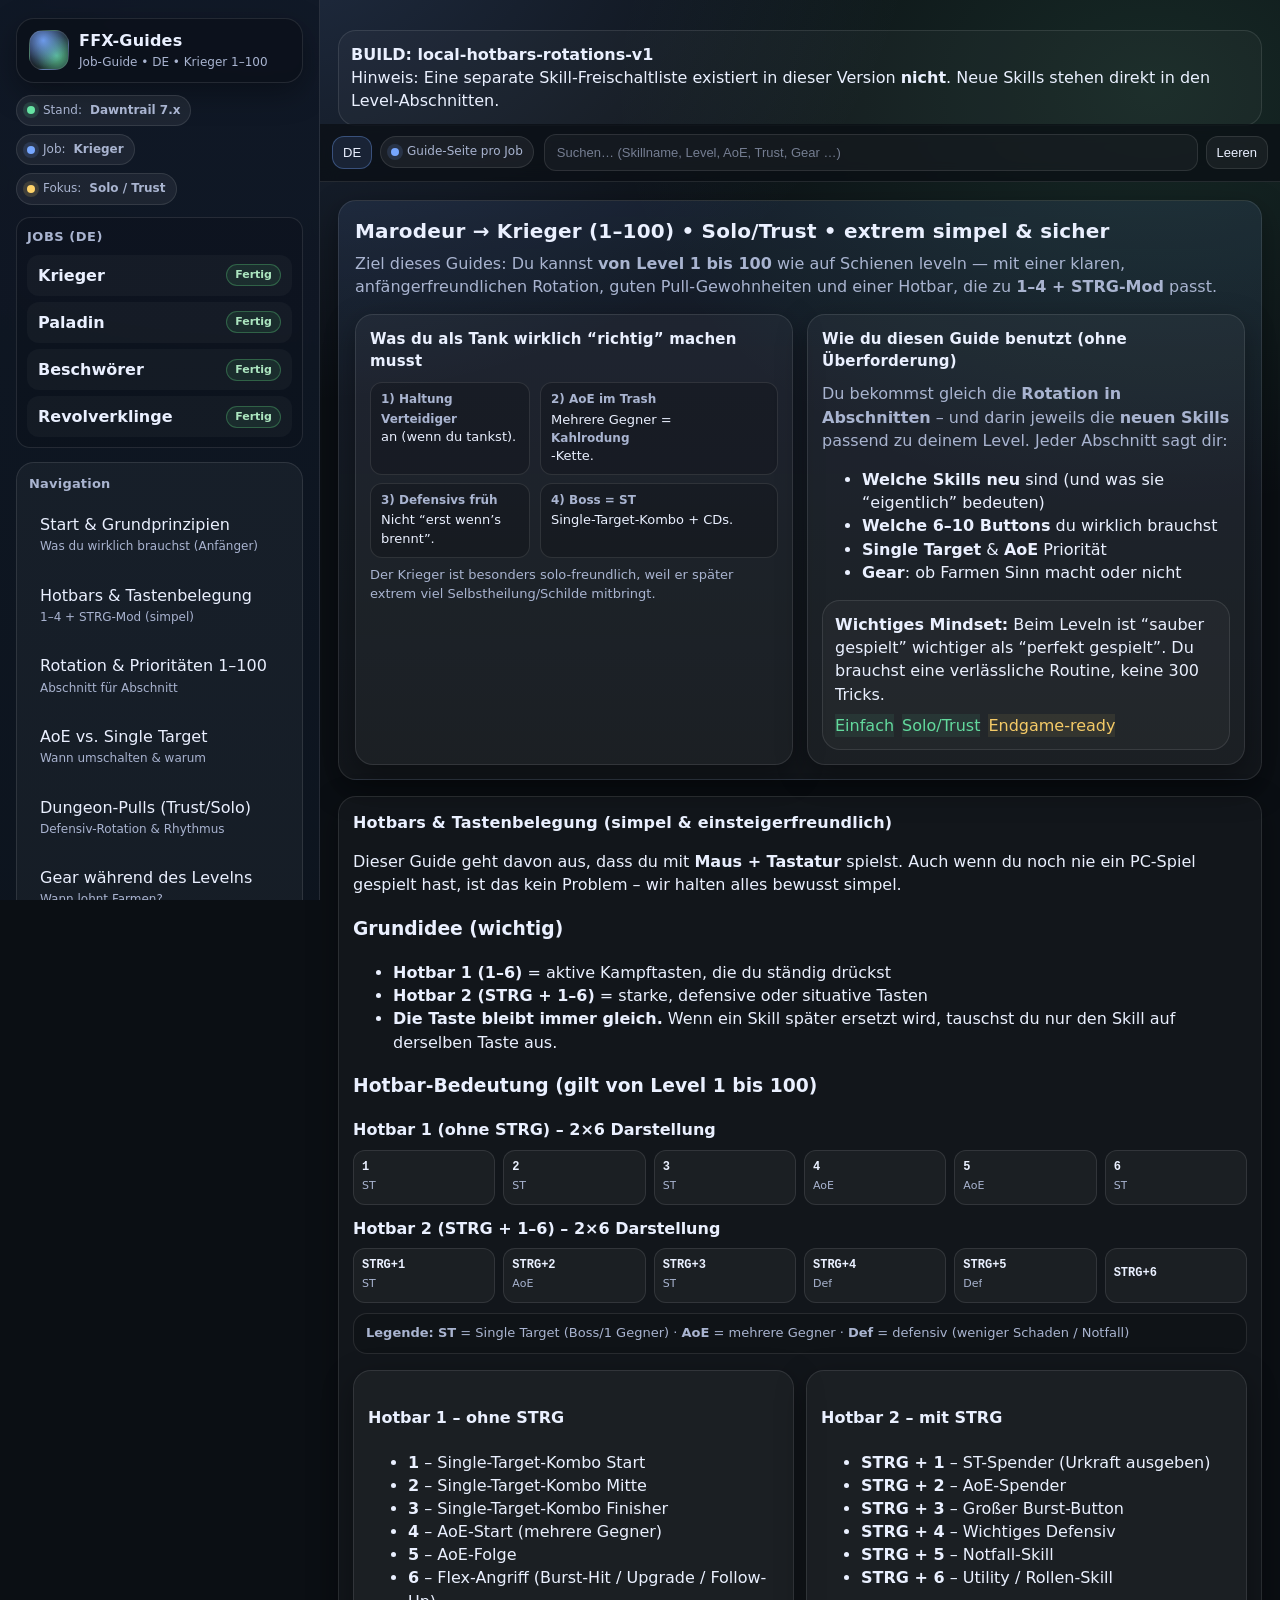
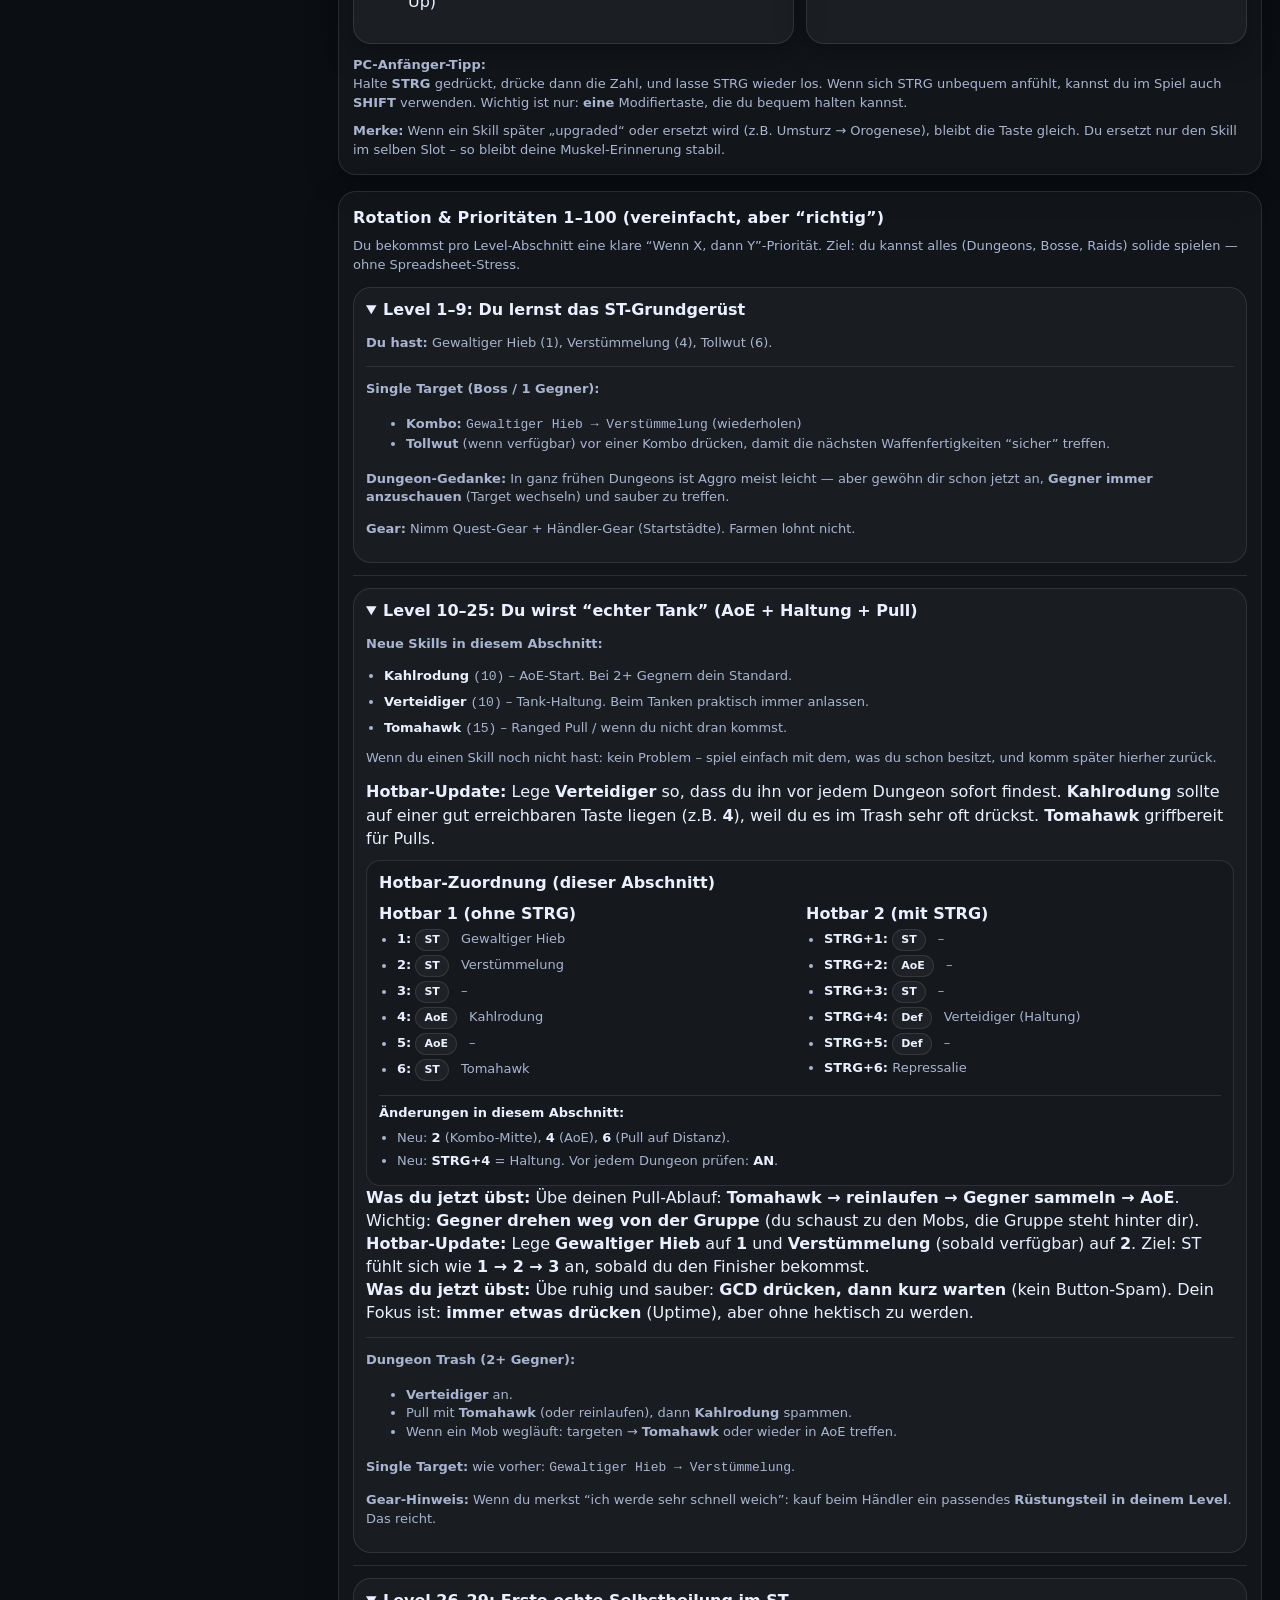
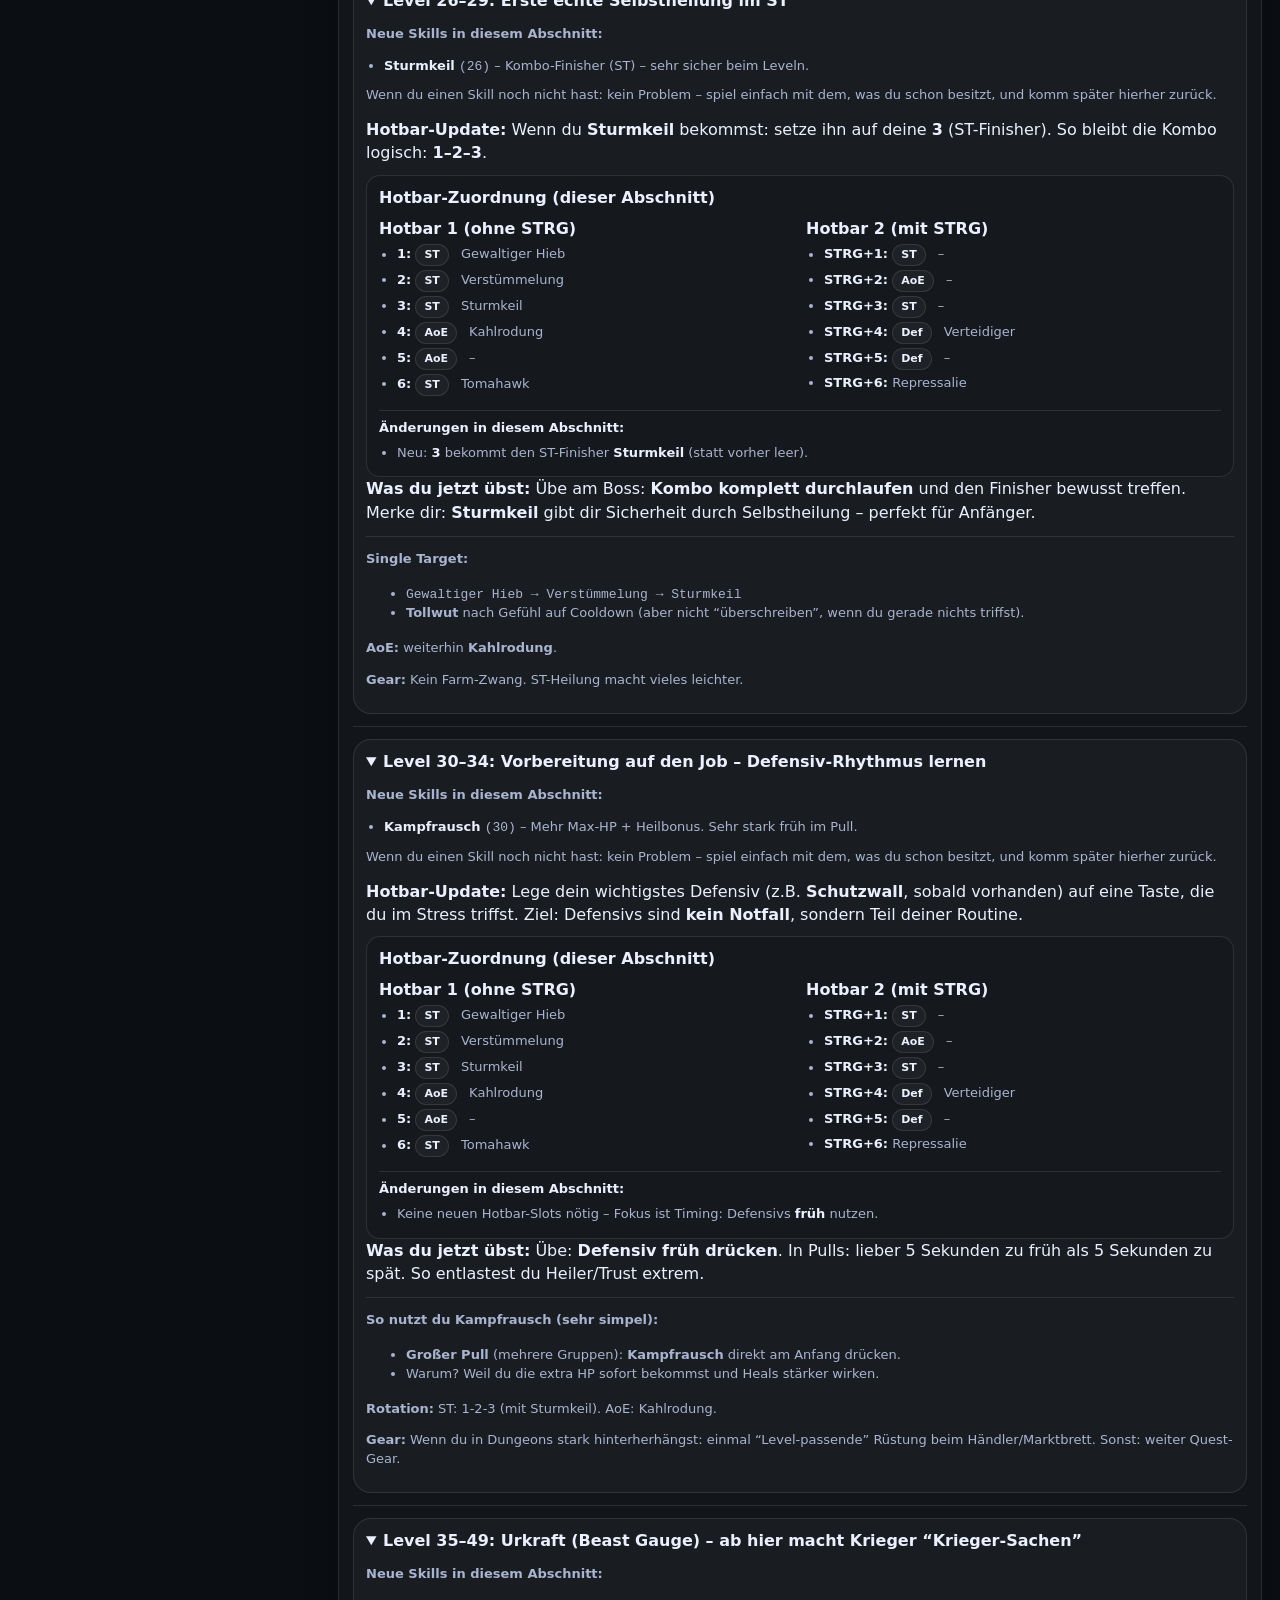
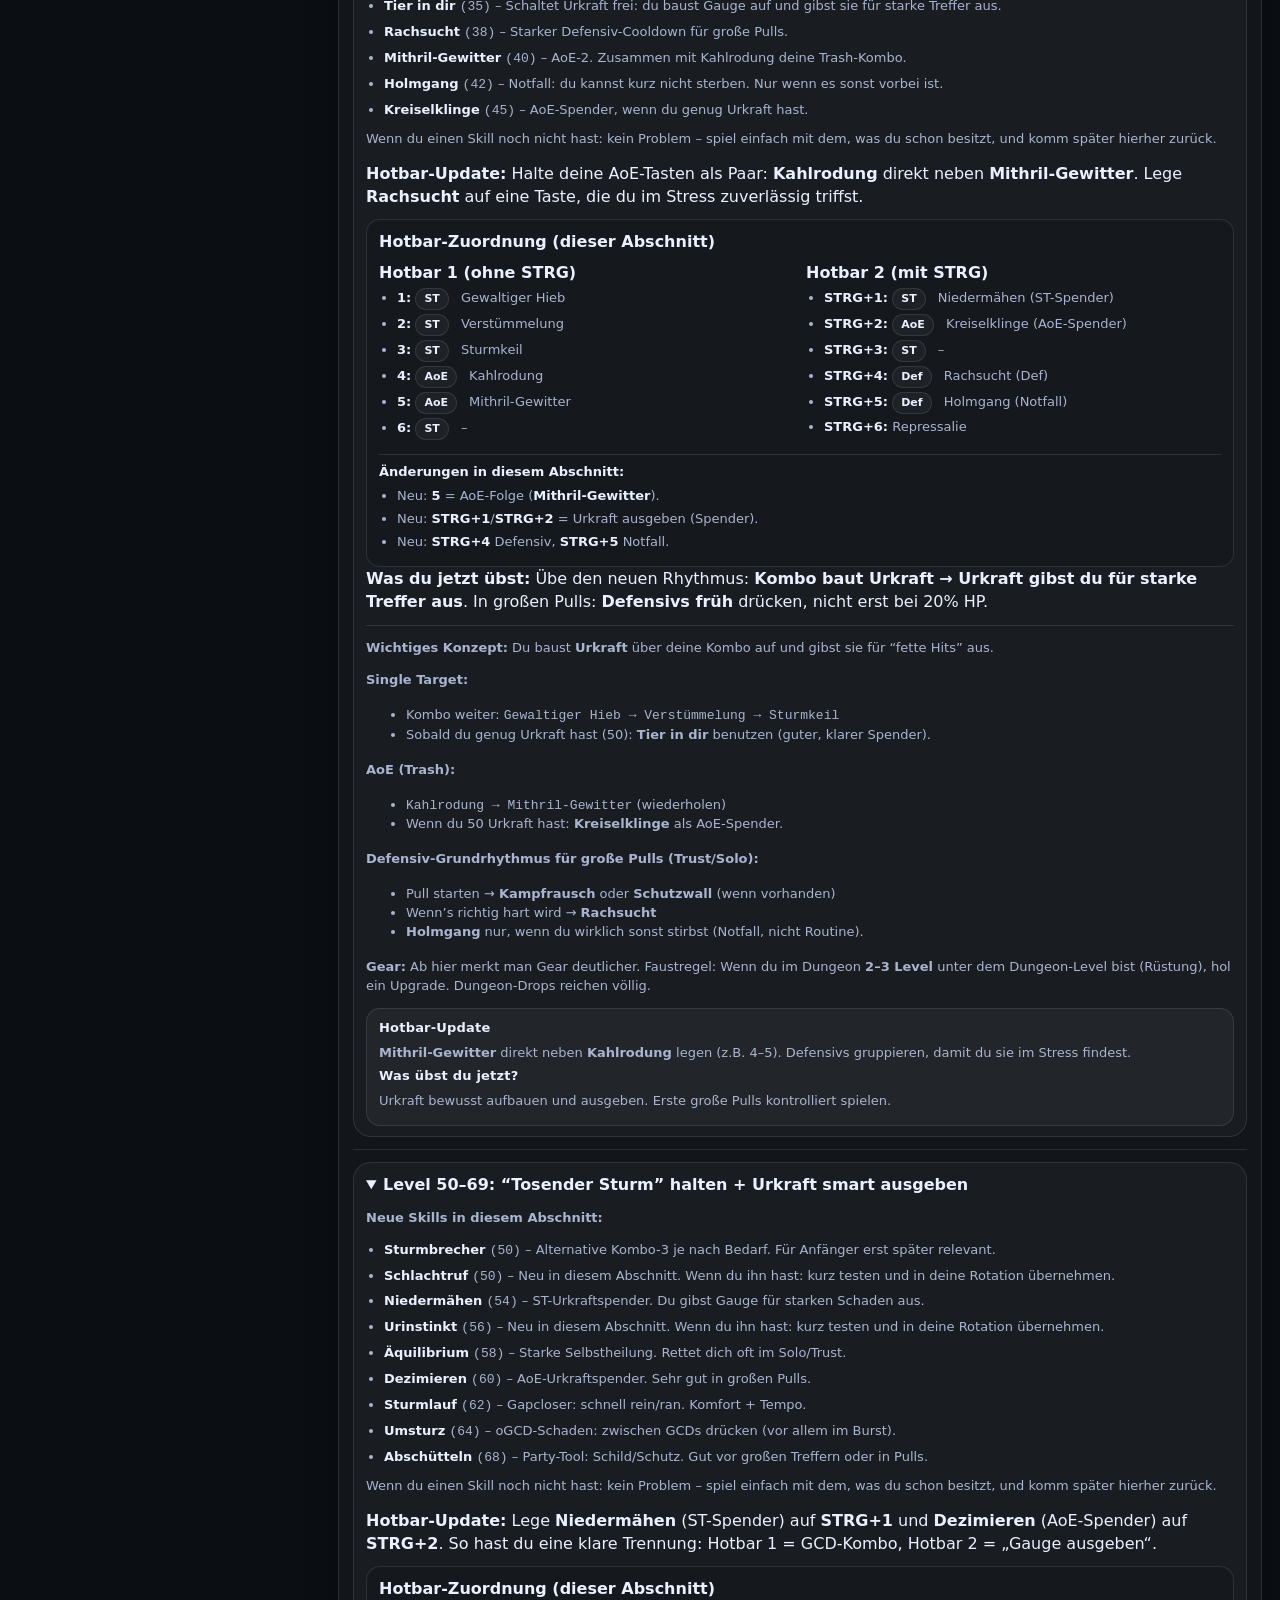
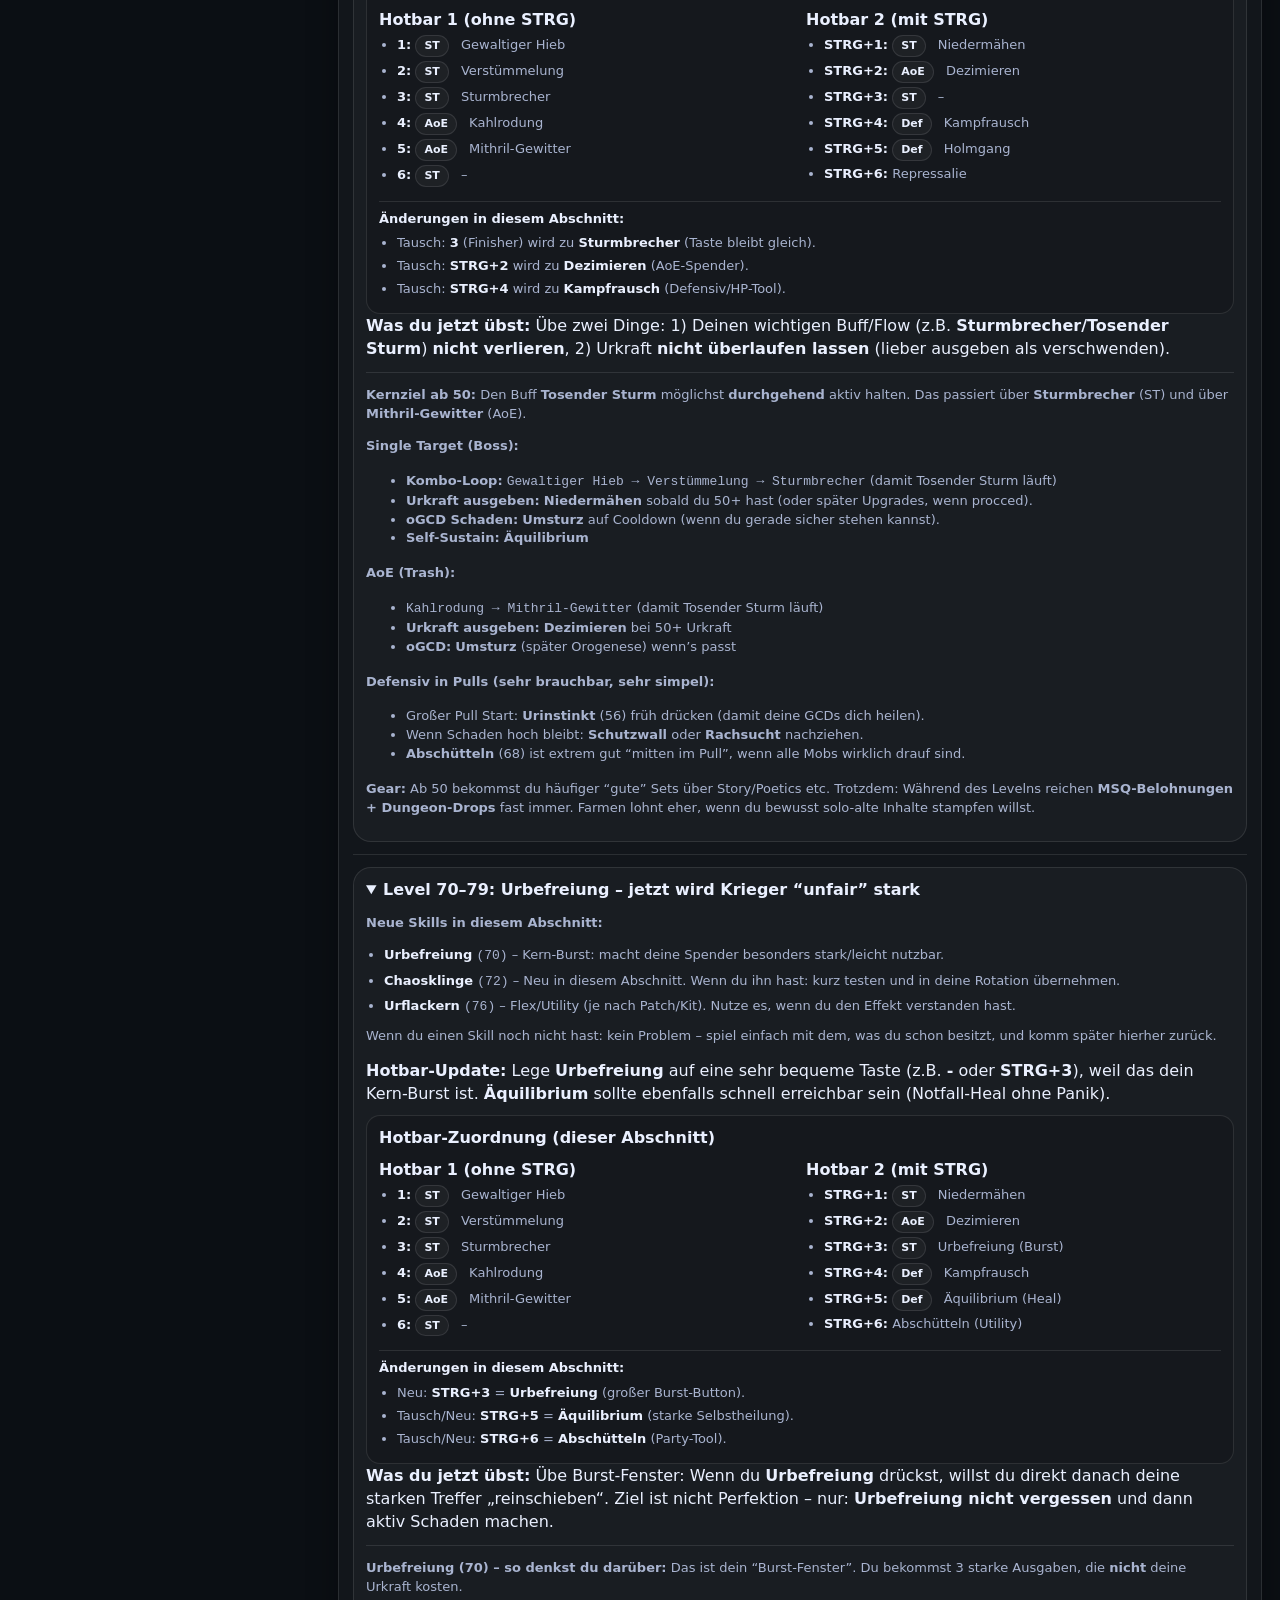
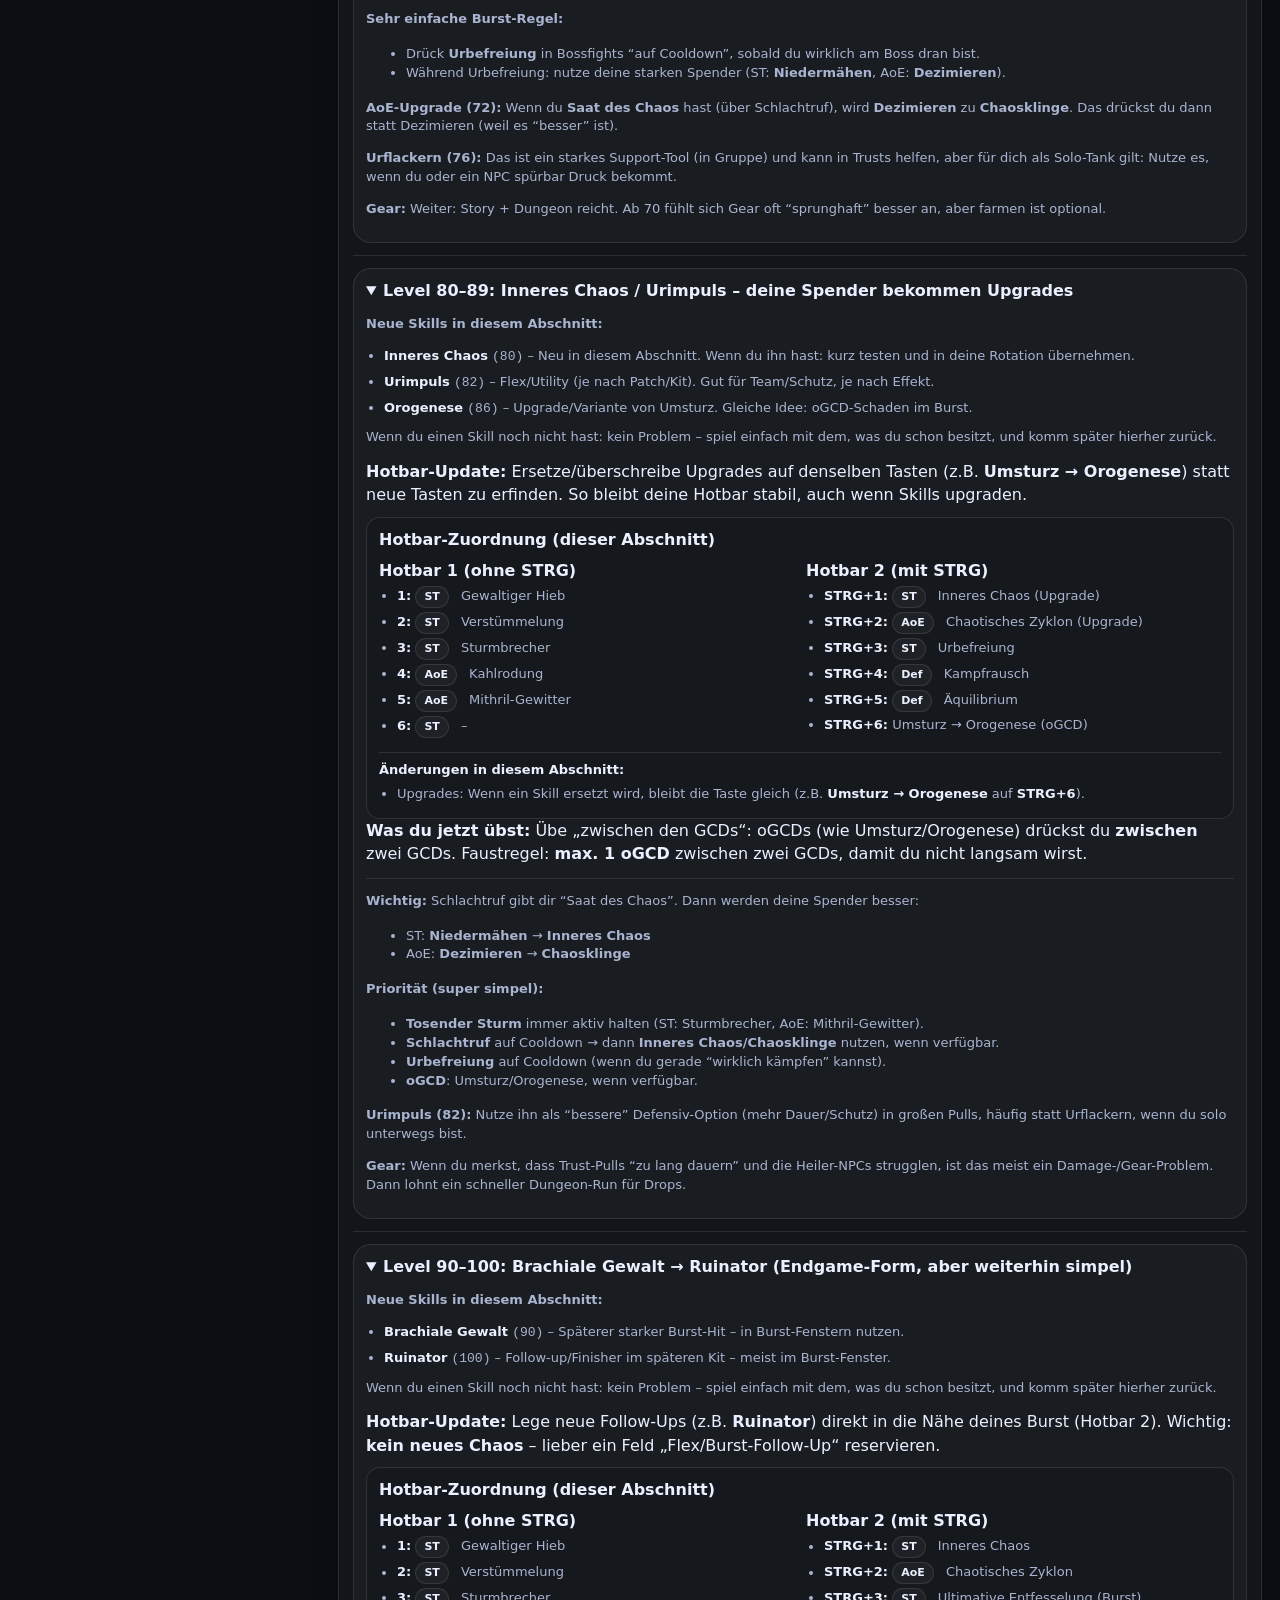
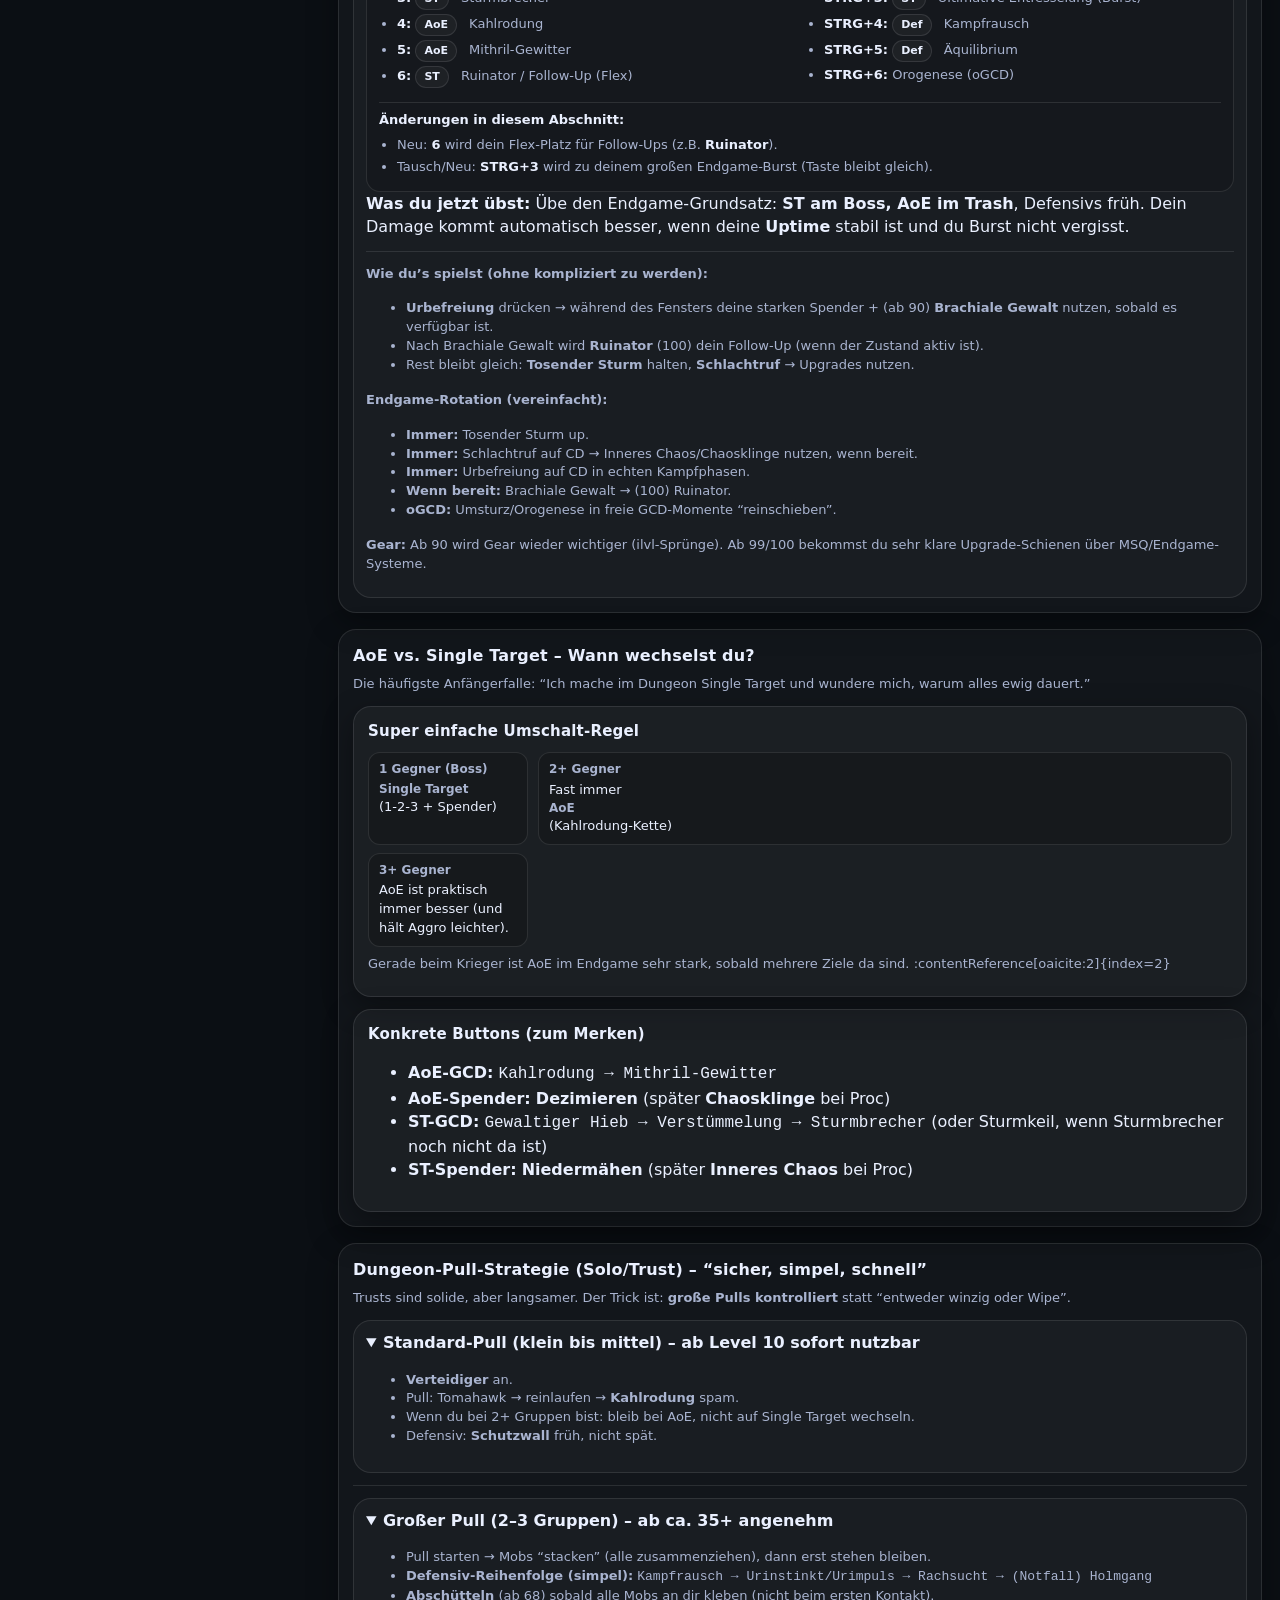
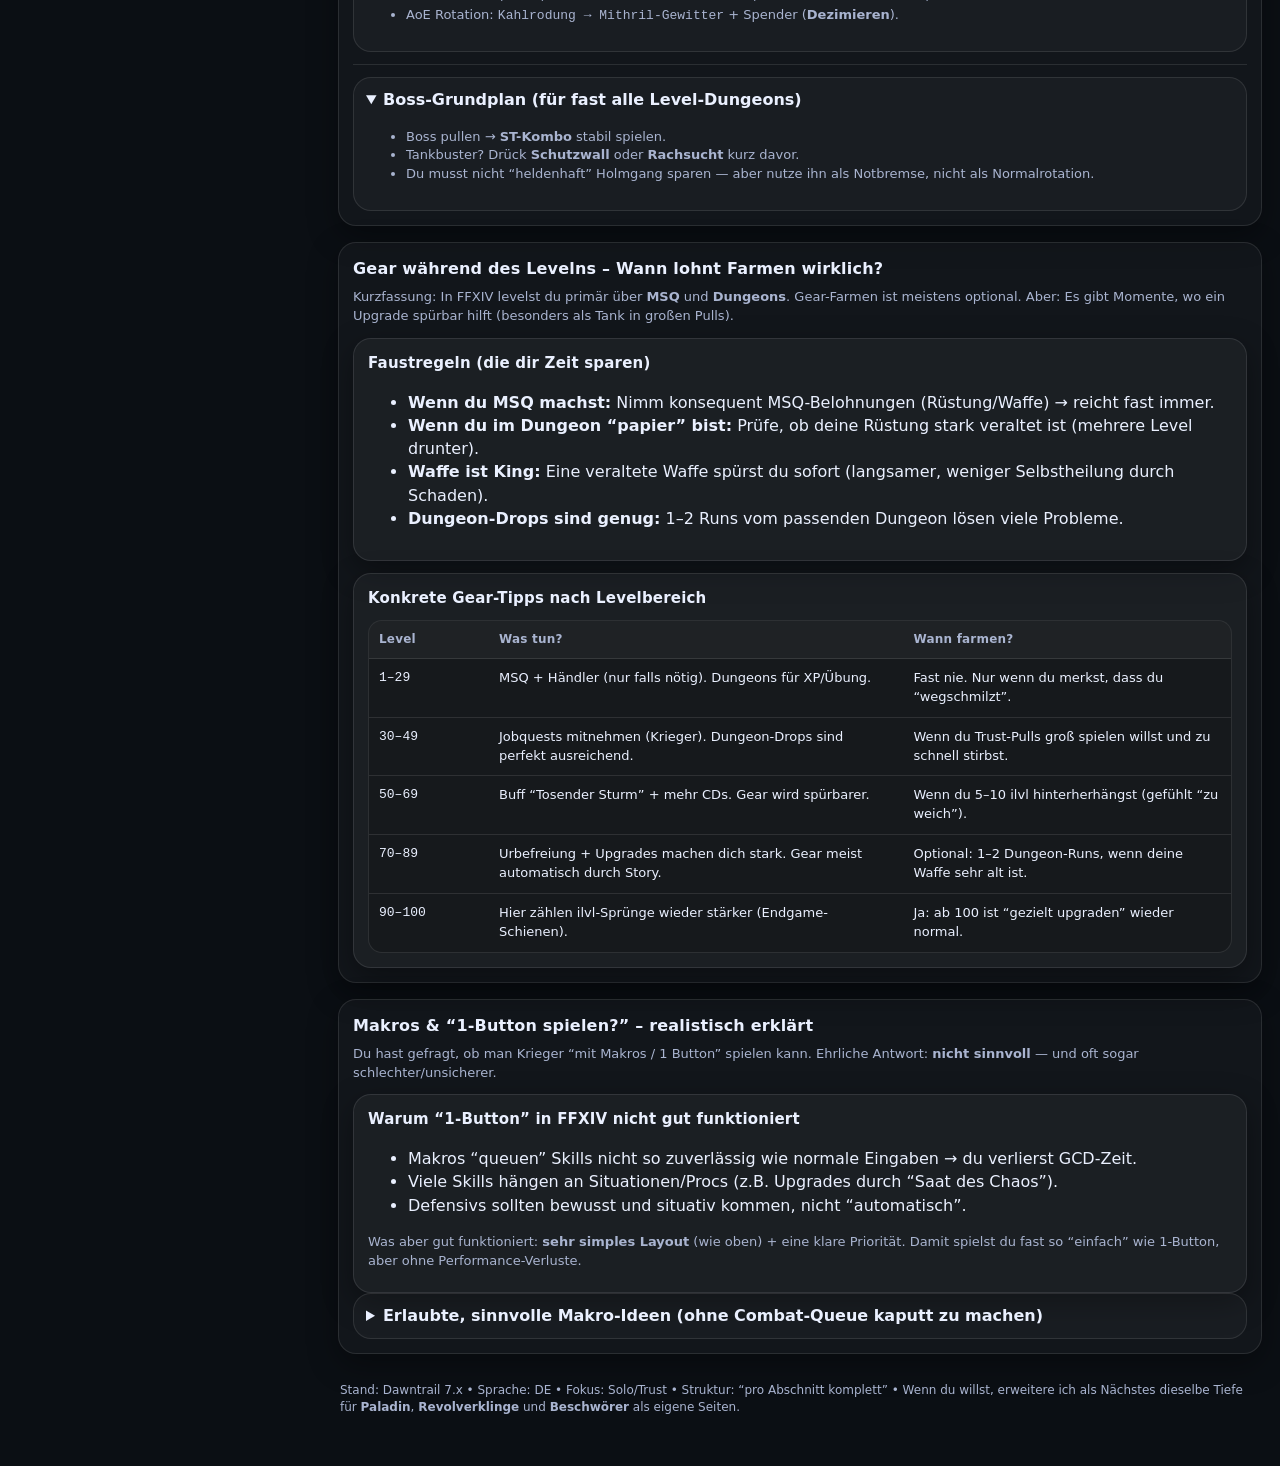
<file: de/jobs/warrior.html>
<!doctype html>
<html lang="de">
<head>
  <meta charset="utf-8" />
  <meta name="viewport" content="width=device-width,initial-scale=1,viewport-fit=cover" />
  <title>FFX-Guides – Krieger (Marodeur → Krieger) 1–100 (DE) — BUILD: local-hotbars-rotations-v1</title>
  <meta name="description" content="Extrem detaillierter Einsteiger-Guide für Marodeur → Krieger (FFXIV) von Level 1 bis 100: Skills (DE), Rotation, Hotbars, Gear, Dungeons, Trust-Pulls, Solo-Tipps." />
  <style>
    :root{
      --bg:#0b0f14;
      --panel:#101826;
      --panel2:#0e1520;
      --text:#eaf0ff;
      --muted:#a9b4d0;
      --line:rgba(255,255,255,.10);
      --accent:#77a7ff;
      --ok:#66e3a3;
      --warn:#ffd36a;
      --bad:#ff7a7a;
      --chip:#16243a;
      --shadow: 0 10px 30px rgba(0,0,0,.35);
      --radius: 18px;
      --radius2: 14px;
      --mono: ui-monospace, SFMono-Regular, Menlo, Monaco, Consolas, "Liberation Mono", "Courier New", monospace;
      --sans: ui-sans-serif, system-ui, -apple-system, Segoe UI, Roboto, Helvetica, Arial, "Apple Color Emoji","Segoe UI Emoji";
    }
    *{box-sizing:border-box}
    html,body{height:100%}
    body{
      margin:0;
      font-family:var(--sans);
      background: radial-gradient(1200px 900px at 20% -10%, rgba(119,167,255,.20), transparent 55%),
                  radial-gradient(900px 700px at 90% 10%, rgba(102,227,163,.12), transparent 60%),
                  var(--bg);
      background-attachment: fixed;
      background-repeat: no-repeat;
      background-position: center top;

      color:var(--text);
      line-height:1.45;
    }

    /* Layout */
    .app{
      display:grid;
      grid-template-columns: 320px 1fr;
      min-height:100vh;
    }
    @media (max-width: 1024px){
      .app{grid-template-columns: 1fr}
    }

    /* Sidebar */
    .sidebar{
      position:sticky;
      top:0;
      height:100vh;
      overflow:auto;
      padding:18px 16px 22px;
      border-right:1px solid var(--line);
      background: linear-gradient(180deg, rgba(16,24,38,.92), rgba(14,21,32,.92));
      backdrop-filter: blur(10px);
    }
    @media (max-width:1024px){
      .sidebar{
        position:relative;
        height:auto;
        border-right:none;
        border-bottom:1px solid var(--line);
      }
    }
    .brand{
      display:flex;
      align-items:center;
      gap:10px;
      padding:10px 12px;
      border:1px solid var(--line);
      border-radius: var(--radius);
      box-shadow: var(--shadow);
      background: rgba(10,14,20,.55);
    }
    .logo{
      width:40px;height:40px;
      border-radius:14px;
      background: radial-gradient(circle at 35% 25%, rgba(119,167,255,.9), rgba(119,167,255,.15) 55%, transparent 70%),
                  radial-gradient(circle at 70% 65%, rgba(102,227,163,.8), rgba(102,227,163,.10) 55%, transparent 70%),
                  rgba(255,255,255,.06);
      border:1px solid var(--line);
    }
    .brand h1{
      font-size:16px;
      margin:0;
      letter-spacing:.2px;
    }
    .brand p{
      margin:2px 0 0;
      font-size:12px;
      color:var(--muted);
    }

    .meta{
      margin-top:12px;
      display:flex;
      flex-wrap:wrap;
      gap:8px;
    }
    .pill{
      display:inline-flex;
      align-items:center;
      gap:8px;
      padding:6px 10px;
      border-radius:999px;
      border:1px solid var(--line);
      background: rgba(255,255,255,.06);
      font-size:12px;
      color:var(--muted);
      white-space:nowrap;
    }
    .dot{
      width:8px;height:8px;border-radius:50%;
      background: var(--accent);
      box-shadow: 0 0 0 4px rgba(119,167,255,.15);
    }
    .dot.ok{background:var(--ok); box-shadow:0 0 0 4px rgba(102,227,163,.15)}
    .dot.warn{background:var(--warn); box-shadow:0 0 0 4px rgba(255,211,106,.15)}
    .dot.bad{background:var(--bad); box-shadow:0 0 0 4px rgba(255,122,122,.15)}

    .nav{
      margin-top:14px;
      padding:12px;
      border-radius: var(--radius);
      border:1px solid var(--line);
      background: rgba(255,255,255,.04);
    }
    .nav h2{
      margin:0 0 8px;
      font-size:13px;
      letter-spacing:.2px;
      color:var(--muted);
      font-weight:600;
    }
    .nav a{
      display:block;
      text-decoration:none;
      color:var(--text);
      padding:10px 10px;
      border-radius:12px;
      border:1px solid transparent;
      margin-bottom:6px;
      background: transparent;
    }
    .nav a:hover{
      border-color: var(--line);
      background: rgba(255,255,255,.05);
    }
    .nav a small{
      display:block;
      color:var(--muted);
      font-size:12px;
      margin-top:2px;
    }

    /* Main */
    .main{
      padding:18px 18px 40px;
    }
    .topbar{
      position:sticky;
      top:0;
      z-index:20;
      padding:10px 12px;
      margin:-18px -18px 18px;
      border-bottom:1px solid var(--line);
      background: rgba(11,15,20,.72);
      backdrop-filter: blur(10px);
    }
    @media (max-width:1024px){
      .topbar{
        position:relative;
        top:auto;
        margin:0 0 18px;
        border:1px solid var(--line);
        border-radius: var(--radius);
        background: rgba(11,15,20,.55);
      }
    }
    .topbar-inner{
      display:flex;
      gap:10px;
      align-items:center;
      justify-content:space-between;
      flex-wrap:wrap;
    }
    .langbox{
      display:flex;
      gap:8px;
      align-items:center;
      flex-wrap:wrap;
    }
    .btn{
      border:1px solid var(--line);
      background: rgba(255,255,255,.05);
      color:var(--text);
      padding:8px 10px;
      border-radius: 12px;
      cursor:pointer;
      font-size:13px;
    }
    .btn:hover{background: rgba(255,255,255,.08)}
    .btn.primary{
      border-color: rgba(119,167,255,.35);
      background: rgba(119,167,255,.12);
    }
    .search{
      display:flex;
      gap:8px;
      align-items:center;
      min-width:260px;
      flex:1 1 320px;
    }
    .search input{
      width:100%;
      padding:10px 12px;
      border-radius: 12px;
      border:1px solid var(--line);
      background: rgba(255,255,255,.04);
      color:var(--text);
      outline:none;
      font-size:13px;
    }
    .search input::placeholder{color: rgba(169,180,208,.65)}

    .hero{
      border-radius: var(--radius);
      border:1px solid var(--line);
      background: linear-gradient(180deg, rgba(119,167,255,.10), rgba(255,255,255,.03));
      padding:16px 16px 14px;
      box-shadow: var(--shadow);
    }
    .hero h2{
      margin:0 0 6px;
      font-size:20px;
      letter-spacing:.2px;
    }
    .hero p{margin:0; color:var(--muted)}
    .grid{
      margin-top:16px;
      display:grid;
      grid-template-columns: 1fr 1fr;
      gap:14px;
    }
    @media (max-width:1100px){ .grid{grid-template-columns:1fr} }

    .card{
      border-radius: var(--radius);
      border:1px solid var(--line);
      background: rgba(255,255,255,.04);
      box-shadow: var(--shadow);
      padding:14px;
    }
    .card h3{
      margin:0 0 10px;
      font-size:15px;
      letter-spacing:.2px;
    }
    .card p{margin:8px 0; color:var(--muted)}
    .kvs{
      display:grid;
      grid-template-columns: 160px 1fr;
      gap:8px 10px;
      margin-top:10px;
    }
    @media (max-width:520px){ .kvs{grid-template-columns: 1fr} }
    .kvs div{
      padding:8px 10px;
      border:1px solid var(--line);
      border-radius: 12px;
      background: rgba(0,0,0,.18);
    }
    .kvs b{display:block; font-size:12px; color:var(--muted); font-weight:600}
    .kvs span{display:block; margin-top:2px; font-size:13px; color:var(--text)}

    .section{
      margin-top:16px;
      border-radius: var(--radius);
      border:1px solid var(--line);
      background: rgba(255,255,255,.03);
      box-shadow: var(--shadow);
      padding:14px;
    }
    .section h2{
      margin:0 0 8px;
      font-size:16px;
      letter-spacing:.2px;
    }
    .section .sub{
      color:var(--muted);
      font-size:13px;
      margin:0 0 12px;
    }

    /* Tables */
    table{
      width:100%;
      border-collapse:separate;
      border-spacing:0;
      overflow:hidden;
      border-radius: var(--radius2);
      border:1px solid var(--line);
      background: rgba(0,0,0,.18);
    }
    th,td{
      padding:10px 10px;
      border-bottom:1px solid var(--line);
      vertical-align:top;
      font-size:13px;
    }
    th{
      text-align:left;
      font-size:12px;
      color:var(--muted);
      font-weight:700;
      letter-spacing:.2px;
      background: rgba(255,255,255,.04);
    }
    tr:last-child td{border-bottom:none}

    
    /* Skills table UX improvements (scoped via .tablewrap) */
    .tablewrap{
      overflow:auto;
      max-height:520px;
      border-radius: var(--radius2);
      border:1px solid var(--line);
      background: rgba(0,0,0,0.18);
    }
    .tablewrap table{
      width:100%;
      border-collapse:separate;
      border-spacing:0;
      min-width: 720px; /* keeps columns readable on narrow screens; wrapper scrolls */
      border:none;       /* wrapper already has border */
      background: transparent;
    }
    .tablewrap thead th{
      position: sticky;
      top: 0;
      z-index: 2;
      background: rgba(255,255,255,0.06); /* glass header */
      backdrop-filter: blur(6px);
    }
    .tablewrap tbody tr{
      background: rgba(0,0,0,0.10);
    }
    .tablewrap tbody tr:nth-child(even){
      background: rgba(255,255,255,0.03);
    }
    .tablewrap tbody tr:hover{
      background: rgba(119,167,255,0.08);
    }
    .tablewrap td, .tablewrap th{
      padding:12px 10px;
      border-bottom:1px solid var(--line);
      vertical-align:top;
      font-size:13px;
      background: transparent;
    }
    .tablewrap tbody tr:last-child td{border-bottom:none}
    @media (max-width:520px){
      .tablewrap{max-height: 420px;}
      .tablewrap table{min-width: 640px;}
    }
/* Skill-Liste: Level-Spalte visuell verankern */
    .tablewrap td:first-child,
    .tablewrap th:first-child{
      font-family: var(--mono);
      font-weight: 700;
      width: 84px;
      min-width: 84px;
      text-align: center;
      background: rgba(0,0,0,0.22);
    }
    .tablewrap th:first-child{
      background: rgba(0,0,0,0.38);
    }

    /* Skill-Liste: klarere Kategorie-Tags (semantische Klassen) */
    .tablewrap .tag{
      font-weight:700;
      letter-spacing:.2px;
      text-transform:uppercase;
      min-width:78px;
      justify-content:center;
    }
    .tablewrap .tag.st{border-color:rgba(119,167,255,0.30); background: rgba(119,167,255,0.10); color: rgba(234,240,255,0.92);}
    .tablewrap .tag.aoe{border-color:rgba(102,227,163,0.28); background: rgba(102,227,163,0.10); color: rgba(234,240,255,0.92);}
    .tablewrap .tag.def{border-color:rgba(255,211,106,0.28); background: rgba(255,211,106,0.10); color: rgba(234,240,255,0.92);}
    .tablewrap .tag.burst{border-color:rgba(255,211,106,0.28); background: rgba(255,211,106,0.10); color: rgba(234,240,255,0.92);}
    .tablewrap .tag.heal{border-color:rgba(102,227,163,0.28); background: rgba(102,227,163,0.10); color: rgba(234,240,255,0.92);}
    .tablewrap .tag.stance{border-color:rgba(102,227,163,0.28); background: rgba(102,227,163,0.10); color: rgba(234,240,255,0.92);}
    .tablewrap .tag.util,
    .tablewrap .tag.range,
    .tablewrap .tag.gauge,
    .tablewrap .tag.party,
    .tablewrap .tag.ogcd,
    .tablewrap .tag.mobility,
    .tablewrap .tag.emerg{
      border-color:rgba(255,255,255,0.16);
      background: rgba(255,255,255,0.06);
      color: rgba(234,240,255,0.86);
    }

      .tablewrap table{min-width: 640px;}
    }

    .tag{
      display:inline-flex;
      align-items:center;
      gap:6px;
      padding:4px 8px;
      border-radius:999px;
      border:1px solid var(--line);
      background: rgba(255,255,255,.05);
      color:var(--muted);
      font-size:12px;
      white-space:nowrap;
    }
    .tag.ok{color:rgba(102,227,163,.95); border-color:rgba(102,227,163,.25); background: rgba(102,227,163,.08)}
    .tag.warn{color:rgba(255,211,106,.95); border-color:rgba(255,211,106,.25); background: rgba(255,211,106,.08)}
    .tag.bad{color:rgba(255,122,122,.95); border-color:rgba(255,122,122,.25); background: rgba(255,122,122,.08)}
    .mono{font-family:var(--mono)}
    .hr{height:1px; background: var(--line); margin:12px 0}

    /* Hotbar mapping blocks */
    .hotbars{
      display:grid;
      grid-template-columns: 1fr 1fr;
      gap:12px;
      align-items:start;
    }
    @media (max-width:1100px){ .hotbars{grid-template-columns: 1fr} }

    .hotbar{
      border:1px solid var(--line);
      border-radius: var(--radius);
      padding:12px;
      background: rgba(0,0,0,.20);
    }
    .hotbar h4{margin:0 0 10px; font-size:14px}
    .keys{
      display:grid;
      grid-template-columns: repeat(6, minmax(44px, 1fr));
      gap:8px;
    }
.key{
      border:1px solid var(--line);
      border-radius: 14px;
      padding:8px 8px;
      background: rgba(255,255,255,.04);
      min-height:58px;
      display:flex;
      flex-direction:column;
      gap:6px;
      justify-content:space-between;
    }
    .key .k{
      display:flex;
      align-items:center;
      justify-content:space-between;
      gap:8px;
    }
    .kbd{
      font-family: var(--mono);
      font-size:12px;
      color: var(--text);
      padding:2px 6px;
      border-radius: 8px;
      border:1px solid var(--line);
      background: rgba(0,0,0,.22);
      white-space:nowrap;
    }
    .prio{
      font-size:11px;
      color: var(--muted);
      border:1px solid var(--line);
      background: rgba(255,255,255,.04);
      border-radius: 999px;
      padding:2px 6px;
      white-space:nowrap;
    }
    .skill{
      font-size:12px;
      color: var(--muted);
      min-height:30px;
    }
    .skill b{color:var(--text); font-weight:700}
    .note{
      margin-top:10px;
      font-size:13px;
      color:var(--muted);
    }

    /* Collapsible */
    details{
      border:1px solid var(--line);
      border-radius: var(--radius);
      padding:10px 12px;
      background: rgba(255,255,255,.03);
    }
    details summary{
      cursor:pointer;
      font-weight:700;
      color:var(--text);
    }
    details p, details li{
      color:var(--muted);
      font-size:13px;
    }

    /* Anchors */
    .anchor{scroll-margin-top: 86px;}
    @media (max-width:1024px){ .anchor{scroll-margin-top: 12px;} }

    /* Footer */
    .footer{
      margin-top:18px;
      color:var(--muted);
      font-size:12px;
      padding:10px 2px;
    }
    .callout{
      border:1px solid var(--line);
      border-radius: var(--radius);
      background: rgba(255,255,255,.03);
      padding:12px;
    }
    .callout strong{color:var(--text)}
    .callout .row{
      display:flex;
      flex-wrap:wrap;
      gap:8px;
      margin-top:8px;
    }
.tablewrap tbody tr:nth-child(even){background: rgba(0,0,0,0.26) !important;}
.tablewrap tbody tr:nth-child(even){
      box-shadow: inset 0 0 0 9999px rgba(0,0,0,0.30) !important;
    }
    .tablewrap tbody tr td{
      background: transparent !important;
      color: inherit;
    }


    /* Neue Skills Listen (Rotation-Abschnitte) */
    .skills-new{
      margin: 8px 0 10px;
      padding-left: 18px;
    }
    .skills-new li{
      margin: 6px 0;
      color: var(--muted);
      font-size: 13px;
    }
    .skills-new b{color: var(--text);}


    /* Lernpfad-Extras: Hotbar-Update & Fokus */
    .learn-extra{
      margin:10px 0 0;
      padding:10px 12px;
      border:1px solid var(--line);
      border-radius: var(--radius2);
      background: rgba(255,255,255,0.04);
    }
    .learn-extra h5{
      margin:0 0 6px;
      font-size:13px;
      letter-spacing:.2px;
      color:var(--text);
    }
    .learn-extra p{
      margin:4px 0;
      font-size:13px;
      color:var(--muted);
    }


    /* Rotation: Hotbar-Zuordnung pro Abschnitt */
    .hotbar-map{
      margin: 10px 0 0;
      padding: 10px 12px;
      border: 1px solid var(--line);
      border-radius: var(--radius2);
      background: rgba(0,0,0,0.14);
    }
    .hotbar-map h4{margin:0 0 8px;}
    .hotbar-map .cols{
      display:grid;
      grid-template-columns:repeat(2,minmax(0,1fr));
      gap:12px;
    }
    .hotbar-map ul{margin:0; padding-left:18px;}
    .hotbar-map li{margin:4px 0; color:var(--muted); font-size:13px;}
    .hotbar-map b{color:var(--text);}
    .hotbar-changes{
      margin-top:10px;
      padding-top:8px;
      border-top:1px solid var(--line);
      color:var(--muted);
      font-size:13px;
    }
    @media (max-width:640px){
      .hotbar-map .cols{grid-template-columns:1fr;}
    }


    /* Hotbar Visual (2×6) + kurze Labels */
    .hb-visual-wrap{margin:12px 0 10px;}
    .hb-visual-title{font-weight:800;margin:0 0 8px;}
    .hb-visual{
      display:grid;
      grid-template-columns:repeat(6,minmax(0,1fr));
      gap:8px;
    }
    .hb-slot{
      border:1px solid var(--line);
      border-radius: 12px;
      background: rgba(255,255,255,0.04);
      padding:10px 8px;
      min-height:46px;
      display:flex;
      flex-direction:column;
      justify-content:center;
      align-items:flex-start;
      overflow:hidden;
    }
    .hb-key{
      font-family: var(--mono);
      font-weight:900;
      font-size:12px;
      color: var(--text);
      line-height:1.1;
    }
    .hb-label{
      margin-top:4px;
      font-size:11px;
      color: var(--muted);
      white-space:nowrap;
      overflow:hidden;
      text-overflow:ellipsis;
      max-width:100%;
    }
    .hb-legend{
      margin:10px 0 0;
      padding:10px 12px;
      border:1px solid var(--line);
      border-radius: var(--radius2);
      background: rgba(0,0,0,0.12);
      color: var(--muted);
      font-size:13px;
    }
    .kbdtag{
      display:inline-block;
      padding:2px 8px;
      border-radius:999px;
      border:1px solid var(--line);
      background: rgba(255,255,255,0.04);
      font-size:11px;
      font-weight:800;
      color: var(--text);
      margin-right:8px;
      vertical-align:middle;
      white-space:nowrap;
    }


    /* Sidebar: Job-Navigation (identisch auf allen Job-Seiten) */
    .jobnav{
      margin-top: 12px;
      padding: 10px;
      border: 1px solid var(--line);
      border-radius: var(--radius2);
      background: rgba(0,0,0,0.10);
    }
    .jobnav h3{
      margin: 0 0 8px;
      font-size: 13px;
      letter-spacing: .04em;
      text-transform: uppercase;
      color: var(--muted);
    }
    .jobnav a{
      display:flex;
      align-items:center;
      justify-content:space-between;
      gap:10px;
      padding: 8px 10px;
      border-radius: 12px;
      border: 1px solid transparent;
      color: var(--text);
      text-decoration:none;
      background: rgba(255,255,255,0.03);
      margin-bottom: 6px;
    }
    .jobnav a:last-child{margin-bottom:0}
    .jobnav a:hover{
      border-color: rgba(119,167,255,0.35);
      background: rgba(119,167,255,0.08);
    }
    .jobnav .jobname{font-weight:800}
    .badge{
      display:inline-block;
      padding: 2px 8px;
      border-radius: 999px;
      font-size: 11px;
      font-weight: 900;
      border: 1px solid var(--line);
      background: rgba(255,255,255,0.04);
      color: var(--muted);
      white-space:nowrap;
    }
    .badge.ok{
      border-color: rgba(90,200,120,0.35);
      background: rgba(90,200,120,0.10);
      color: rgba(180,240,200,0.95);
    }
    .badge.soon{
      border-color: rgba(255,200,80,0.35);
      background: rgba(255,200,80,0.10);
      color: rgba(255,235,200,0.95);
    }

</style>
</head>

<body>
  <div class="app">

    <!-- Sidebar -->
    <aside class="sidebar">
      <div class="brand">
        <div class="logo" aria-hidden="true"></div>
        <div>
          <h1>FFX-Guides</h1>
          <p>Job-Guide • DE • Krieger 1–100</p>
        </div>
      </div>

      <div class="meta">
        <span class="pill"><span class="dot ok"></span>Stand: <b>Dawntrail 7.x</b></span>
        <span class="pill"><span class="dot"></span>Job: <b>Krieger</b></span>
        <span class="pill"><span class="dot warn"></span>Fokus: <b>Solo / Trust</b></span>
      </div>

<div class="jobnav" aria-label="Job-Navigation">
        <h3>Jobs (DE)</h3>
        <a href="warrior.html"><span class="jobname">Krieger</span><span class="badge ok">Fertig</span></a>
        <a href="paladin.html"><span class="jobname">Paladin</span><span class="badge ok">Fertig</span></a>
        <a href="summoner.html"><span class="jobname">Beschwörer</span><span class="badge ok">Fertig</span></a>
        <a href="gunbreaker.html"><span class="jobname">Revolverklinge</span><span class="badge ok">Fertig</span></a>
      </div>

      <div class="nav" aria-label="Inhaltsverzeichnis">
        <h2>Navigation</h2>
        <a href="#start" class="jump">Start & Grundprinzipien<small>Was du wirklich brauchst (Anfänger)</small></a>
        <a href="#hotbars" class="jump">Hotbars & Tastenbelegung<small>1–4 + STRG-Mod (simpel)</small></a>
<a href="#rotations" class="jump">Rotation & Prioritäten 1–100<small>Abschnitt für Abschnitt</small></a>
        <a href="#aoe" class="jump">AoE vs. Single Target<small>Wann umschalten & warum</small></a>
        <a href="#pulls" class="jump">Dungeon-Pulls (Trust/Solo)<small>Defensiv-Rotation & Rhythmus</small></a>
        <a href="#gear" class="jump">Gear während des Levelns<small>Wann lohnt Farmen?</small></a>
        <a href="#macros" class="jump">Makros & “1-Button?”<small>Was geht, was nicht</small></a>
      </div>

      <div class="footer">
        Tipp: Nutze oben die Suche (z.B. „Tomahawk“, „Urbefreiung“, „AoE“), um schnell Stellen zu finden.
      </div>
    </aside>

    <!-- Main -->
    <main class="main">
      
<div class="callout" style="margin:12px 0 16px;">
  <strong>BUILD: local-hotbars-rotations-v1</strong><br>
  Hinweis: Eine separate Skill-Freischaltliste existiert in dieser Version <b>nicht</b>. Neue Skills stehen direkt in den Level-Abschnitten.
</div>
<div class="topbar">
        <div class="topbar-inner">
          <div class="langbox">
            <button class="btn primary" type="button" aria-label="Sprache Deutsch aktiv">DE</button>
<span class="pill"><span class="dot"></span>Guide-Seite pro Job</span>
          </div>
          <div class="search">
            <input id="search" type="search" placeholder="Suchen… (Skillname, Level, AoE, Trust, Gear …)" aria-label="Guide durchsuchen" />
            <button class="btn" id="clear" type="button">Leeren</button>
          </div>
        </div>
      </div>

      <section class="hero anchor" id="start">
        <h2>Marodeur → Krieger (1–100) • Solo/Trust • extrem simpel & sicher</h2>
        <p>
          Ziel dieses Guides: Du kannst <b>von Level 1 bis 100</b> wie auf Schienen leveln — mit einer klaren,
          anfängerfreundlichen Rotation, guten Pull-Gewohnheiten und einer Hotbar, die zu <b>1–4 + STRG-Mod</b> passt.
        </p>

        <div class="grid">
          <div class="card">
            <h3>Was du als Tank wirklich “richtig” machen musst</h3>
            <div class="kvs">
              <div><b>1) Haltung</b><span><b>Verteidiger</b> an (wenn du tankst).</span></div>
              <div><b>2) AoE im Trash</b><span>Mehrere Gegner = <b>Kahlrodung</b>-Kette.</span></div>
              <div><b>3) Defensivs früh</b><span>Nicht “erst wenn’s brennt”.</span></div>
              <div><b>4) Boss = ST</b><span>Single-Target-Kombo + CDs.</span></div>
            </div>
            <p class="note">
              Der Krieger ist besonders solo-freundlich, weil er später extrem viel Selbstheilung/Schilde mitbringt.
            </p>
          </div>

          <div class="card">
            <h3>Wie du diesen Guide benutzt (ohne Überforderung)</h3>
            <p>
              Du bekommst gleich die <b>Rotation in Abschnitten</b> – und darin jeweils die <b>neuen Skills</b> passend zu deinem Level.
              Jeder Abschnitt sagt dir:
            </p>
            <ul>
              <li><b>Welche Skills neu</b> sind (und was sie “eigentlich” bedeuten)</li>
              <li><b>Welche 6–10 Buttons</b> du wirklich brauchst</li>
              <li><b>Single Target</b> & <b>AoE</b> Priorität</li>
              <li><b>Gear</b>: ob Farmen Sinn macht oder nicht</li>
            </ul>
            <div class="callout">
              <strong>Wichtiges Mindset:</strong> Beim Leveln ist “sauber gespielt” wichtiger als “perfekt gespielt”.
              Du brauchst eine verlässliche Routine, keine 300 Tricks.
              <div class="row">
                <span class="tag ok">Einfach</span>
                <span class="tag ok">Solo/Trust</span>
                <span class="tag warn">Endgame-ready</span>
              </div>
            </div>
          </div>
        </div>
      </section>

      <!-- Hotbars -->
      
<section class="section anchor" id="hotbars">
  <h2>Hotbars &amp; Tastenbelegung (simpel &amp; einsteigerfreundlich)</h2>

  <p>
    Dieser Guide geht davon aus, dass du mit <b>Maus + Tastatur</b> spielst.
    Auch wenn du noch nie ein PC-Spiel gespielt hast, ist das kein Problem – wir halten alles bewusst simpel.
  </p>

  <h3>Grundidee (wichtig)</h3>
  <ul>
    <li><b>Hotbar 1 (1–6)</b> = aktive Kampftasten, die du ständig drückst</li>
    <li><b>Hotbar 2 (STRG + 1–6)</b> = starke, defensive oder situative Tasten</li>
    <li><b>Die Taste bleibt immer gleich.</b> Wenn ein Skill später ersetzt wird, tauschst du nur den Skill auf derselben Taste aus.</li>
  </ul>

  <h3>Hotbar-Bedeutung (gilt von Level 1 bis 100)</h3>

  <div class="hb-visual-wrap">
    <p class="hb-visual-title">Hotbar 1 (ohne STRG) – 2×6 Darstellung</p>
    <div class="hb-visual">
      <div class="hb-slot"><div class="hb-key">1</div><div class="hb-label">ST</div></div>
      <div class="hb-slot"><div class="hb-key">2</div><div class="hb-label">ST</div></div>
      <div class="hb-slot"><div class="hb-key">3</div><div class="hb-label">ST</div></div>
      <div class="hb-slot"><div class="hb-key">4</div><div class="hb-label">AoE</div></div>
      <div class="hb-slot"><div class="hb-key">5</div><div class="hb-label">AoE</div></div>
      <div class="hb-slot"><div class="hb-key">6</div><div class="hb-label">ST</div></div>
    </div>
  </div>

  <div class="hb-visual-wrap">
    <p class="hb-visual-title">Hotbar 2 (STRG + 1–6) – 2×6 Darstellung</p>
    <div class="hb-visual">
      <div class="hb-slot"><div class="hb-key">STRG+1</div><div class="hb-label">ST</div></div>
      <div class="hb-slot"><div class="hb-key">STRG+2</div><div class="hb-label">AoE</div></div>
      <div class="hb-slot"><div class="hb-key">STRG+3</div><div class="hb-label">ST</div></div>
      <div class="hb-slot"><div class="hb-key">STRG+4</div><div class="hb-label">Def</div></div>
      <div class="hb-slot"><div class="hb-key">STRG+5</div><div class="hb-label">Def</div></div>
      <div class="hb-slot"><div class="hb-key">STRG+6</div><div class="hb-label"></div></div>
    </div>
  </div>

    <div class="hb-legend">
    <b>Legende:</b> <b>ST</b> = Single Target (Boss/1 Gegner) · <b>AoE</b> = mehrere Gegner · <b>Def</b> = defensiv (weniger Schaden / Notfall)
  </div>


  <div class="grid" style="grid-template-columns:repeat(2,minmax(0,1fr)); gap:12px;">
    <div class="card">
      <h4>Hotbar 1 – ohne STRG</h4>
      <ul>
        <li><b>1</b> – Single-Target-Kombo Start</li>
        <li><b>2</b> – Single-Target-Kombo Mitte</li>
        <li><b>3</b> – Single-Target-Kombo Finisher</li>
        <li><b>4</b> – AoE-Start (mehrere Gegner)</li>
        <li><b>5</b> – AoE-Folge</li>
        <li><b>6</b> – Flex-Angriff (Burst-Hit / Upgrade / Follow-Up)</li>
      </ul>
    </div>

    <div class="card">
      <h4>Hotbar 2 – mit STRG</h4>
      <ul>
        <li><b>STRG + 1</b> – ST-Spender (Urkraft ausgeben)</li>
        <li><b>STRG + 2</b> – AoE-Spender</li>
        <li><b>STRG + 3</b> – Großer Burst-Button</li>
        <li><b>STRG + 4</b> – Wichtiges Defensiv</li>
        <li><b>STRG + 5</b> – Notfall-Skill</li>
        <li><b>STRG + 6</b> – Utility / Rollen-Skill</li>
      </ul>
    </div>
  </div>

  <div class="note" style="margin-top:12px;">
    <b>PC-Anfänger-Tipp:</b><br>
    Halte <b>STRG</b> gedrückt, drücke dann die Zahl, und lasse STRG wieder los.
    Wenn sich STRG unbequem anfühlt, kannst du im Spiel auch <b>SHIFT</b> verwenden.
    Wichtig ist nur: <b>eine</b> Modifiertaste, die du bequem halten kannst.
  </div>

  <div class="note" style="margin-top:10px;">
    <b>Merke:</b> Wenn ein Skill später „upgraded“ oder ersetzt wird (z.B. Umsturz → Orogenese),
    bleibt die Taste gleich. Du ersetzt nur den Skill im selben Slot – so bleibt deine Muskel-Erinnerung stabil.
  </div>
</section>


      <!-- Skills -->

<!-- Rotations -->
      <section class="section anchor" id="rotations">
        <h2>Rotation & Prioritäten 1–100 (vereinfacht, aber “richtig”)</h2>
        <p class="sub">
          Du bekommst pro Level-Abschnitt eine klare “Wenn X, dann Y”-Priorität.
          Ziel: du kannst alles (Dungeons, Bosse, Raids) solide spielen — ohne Spreadsheet-Stress.
        </p>

        <details open>
          <summary>Level 1–9: Du lernst das ST-Grundgerüst</summary>
          <p><b>Du hast:</b> Gewaltiger Hieb (1), Verstümmelung (4), Tollwut (6).</p>
          <div class="hr"></div>
          <p><b>Single Target (Boss / 1 Gegner):</b></p>
          <ul>
            <li><b>Kombo:</b> <span class="mono">Gewaltiger Hieb → Verstümmelung</span> (wiederholen)</li>
            <li><b>Tollwut</b> (wenn verfügbar) vor einer Kombo drücken, damit die nächsten Waffenfertigkeiten “sicher” treffen.</li>
          </ul>
          <p><b>Dungeon-Gedanke:</b> In ganz frühen Dungeons ist Aggro meist leicht — aber gewöhn dir schon jetzt an,
            <b>Gegner immer anzuschauen</b> (Target wechseln) und sauber zu treffen.</p>
          <p><b>Gear:</b> Nimm Quest-Gear + Händler-Gear (Startstädte). Farmen lohnt nicht.</p>
        </details>

        <div class="hr"></div>

        <details open>
          <summary>Level 10–25: Du wirst “echter Tank” (AoE + Haltung + Pull)</summary>
          <p><b>Neue Skills in diesem Abschnitt:</b></p>
<ul class="skills-new">
  <li><b>Kahlrodung</b> <span class="mono">(10)</span> – AoE-Start. Bei 2+ Gegnern dein Standard.</li>
  <li><b>Verteidiger</b> <span class="mono">(10)</span> – Tank-Haltung. Beim Tanken praktisch immer anlassen.</li>
  <li><b>Tomahawk</b> <span class="mono">(15)</span> – Ranged Pull / wenn du nicht dran kommst.</li>
</ul>
<p class="note" style="margin-top:8px;">Wenn du einen Skill noch nicht hast: kein Problem – spiel einfach mit dem, was du schon besitzt, und komm später hierher zurück.</p>
          <div class="hotbar-update"><strong>Hotbar-Update:</strong> Lege <b>Verteidiger</b> so, dass du ihn vor jedem Dungeon sofort findest. <b>Kahlrodung</b> sollte auf einer gut erreichbaren Taste liegen (z.B. <b>4</b>), weil du es im Trash sehr oft drückst. <b>Tomahawk</b> griffbereit für Pulls.</div>
          <div class="hotbar-map">
  <h4>Hotbar-Zuordnung (dieser Abschnitt)</h4>
  <div class="cols">
    <div>
      <b>Hotbar 1 (ohne STRG)</b>
      <ul>
        <li><b>1:</b> <span class="kbdtag">ST</span> Gewaltiger Hieb</li>
<li><b>2:</b> <span class="kbdtag">ST</span> Verstümmelung</li>
<li><b>3:</b> <span class="kbdtag">ST</span> –</li>
<li><b>4:</b> <span class="kbdtag">AoE</span> Kahlrodung</li>
<li><b>5:</b> <span class="kbdtag">AoE</span> –</li>
<li><b>6:</b> <span class="kbdtag">ST</span> Tomahawk</li>
      </ul>
    </div>
    <div>
      <b>Hotbar 2 (mit STRG)</b>
      <ul>
        <li><b>STRG+1:</b> <span class="kbdtag">ST</span> –</li>
<li><b>STRG+2:</b> <span class="kbdtag">AoE</span> –</li>
<li><b>STRG+3:</b> <span class="kbdtag">ST</span> –</li>
<li><b>STRG+4:</b> <span class="kbdtag">Def</span> Verteidiger (Haltung)</li>
<li><b>STRG+5:</b> <span class="kbdtag">Def</span> –</li>
<li><b>STRG+6:</b> Repressalie</li>
      </ul>
    </div>
  </div>
  <div class="hotbar-changes"><b>Änderungen in diesem Abschnitt:</b><ul style="margin-top:6px;"><li>Neu: <b>2</b> (Kombo-Mitte), <b>4</b> (AoE), <b>6</b> (Pull auf Distanz).</li><li>Neu: <b>STRG+4</b> = Haltung. Vor jedem Dungeon prüfen: <b>AN</b>.</li></ul></div>
</div>
          <div class="practice"><strong>Was du jetzt übst:</strong> Übe deinen Pull-Ablauf: <b>Tomahawk → reinlaufen → Gegner sammeln → AoE</b>. Wichtig: <b>Gegner drehen weg von der Gruppe</b> (du schaust zu den Mobs, die Gruppe steht hinter dir).</div>
          <div class="hotbar-update"><strong>Hotbar-Update:</strong> Lege <b>Gewaltiger Hieb</b> auf <b>1</b> und <b>Verstümmelung</b> (sobald verfügbar) auf <b>2</b>. Ziel: ST fühlt sich wie <b>1 → 2 → 3</b> an, sobald du den Finisher bekommst.</div>
          <div class="practice"><strong>Was du jetzt übst:</strong> Übe ruhig und sauber: <b>GCD drücken, dann kurz warten</b> (kein Button-Spam). Dein Fokus ist: <b>immer etwas drücken</b> (Uptime), aber ohne hektisch zu werden.</div>
          <div class="hr"></div>
          <p><b>Dungeon Trash (2+ Gegner):</b></p>
          <ul>
            <li><b>Verteidiger</b> an.</li>
            <li>Pull mit <b>Tomahawk</b> (oder reinlaufen), dann <b>Kahlrodung</b> spammen.</li>
            <li>Wenn ein Mob wegläuft: targeten → <b>Tomahawk</b> oder wieder in AoE treffen.</li>
          </ul>
          <p><b>Single Target:</b> wie vorher: <span class="mono">Gewaltiger Hieb → Verstümmelung</span>.</p>
          <p><b>Gear-Hinweis:</b> Wenn du merkst “ich werde sehr schnell weich”:
            kauf beim Händler ein passendes <b>Rüstungsteil in deinem Level</b>. Das reicht.</p>
        </details>

        <div class="hr"></div>

        <details open>
          <summary>Level 26–29: Erste echte Selbstheilung im ST</summary>
          <p><b>Neue Skills in diesem Abschnitt:</b></p>
<ul class="skills-new">
  <li><b>Sturmkeil</b> <span class="mono">(26)</span> – Kombo-Finisher (ST) – sehr sicher beim Leveln.</li>
</ul>
<p class="note" style="margin-top:8px;">Wenn du einen Skill noch nicht hast: kein Problem – spiel einfach mit dem, was du schon besitzt, und komm später hierher zurück.</p>
          <div class="hotbar-update"><strong>Hotbar-Update:</strong> Wenn du <b>Sturmkeil</b> bekommst: setze ihn auf deine <b>3</b> (ST-Finisher). So bleibt die Kombo logisch: <b>1–2–3</b>.</div>
          <div class="hotbar-map">
  <h4>Hotbar-Zuordnung (dieser Abschnitt)</h4>
  <div class="cols">
    <div>
      <b>Hotbar 1 (ohne STRG)</b>
      <ul>
        <li><b>1:</b> <span class="kbdtag">ST</span> Gewaltiger Hieb</li>
<li><b>2:</b> <span class="kbdtag">ST</span> Verstümmelung</li>
<li><b>3:</b> <span class="kbdtag">ST</span> Sturmkeil</li>
<li><b>4:</b> <span class="kbdtag">AoE</span> Kahlrodung</li>
<li><b>5:</b> <span class="kbdtag">AoE</span> –</li>
<li><b>6:</b> <span class="kbdtag">ST</span> Tomahawk</li>
      </ul>
    </div>
    <div>
      <b>Hotbar 2 (mit STRG)</b>
      <ul>
        <li><b>STRG+1:</b> <span class="kbdtag">ST</span> –</li>
<li><b>STRG+2:</b> <span class="kbdtag">AoE</span> –</li>
<li><b>STRG+3:</b> <span class="kbdtag">ST</span> –</li>
<li><b>STRG+4:</b> <span class="kbdtag">Def</span> Verteidiger</li>
<li><b>STRG+5:</b> <span class="kbdtag">Def</span> –</li>
<li><b>STRG+6:</b> Repressalie</li>
      </ul>
    </div>
  </div>
  <div class="hotbar-changes"><b>Änderungen in diesem Abschnitt:</b><ul style="margin-top:6px;"><li>Neu: <b>3</b> bekommt den ST-Finisher <b>Sturmkeil</b> (statt vorher leer).</li></ul></div>
</div>
          <div class="practice"><strong>Was du jetzt übst:</strong> Übe am Boss: <b>Kombo komplett durchlaufen</b> und den Finisher bewusst treffen. Merke dir: <b>Sturmkeil</b> gibt dir Sicherheit durch Selbstheilung – perfekt für Anfänger.</div>
          <div class="hr"></div>
          <p><b>Single Target:</b></p>
          <ul>
            <li><span class="mono">Gewaltiger Hieb → Verstümmelung → Sturmkeil</span></li>
            <li><b>Tollwut</b> nach Gefühl auf Cooldown (aber nicht “überschreiben”, wenn du gerade nichts triffst).</li>
          </ul>
          <p><b>AoE:</b> weiterhin <b>Kahlrodung</b>.</p>
          <p><b>Gear:</b> Kein Farm-Zwang. ST-Heilung macht vieles leichter.</p>
        </details>

        <div class="hr"></div>

        <details open>
          <summary>Level 30–34: Vorbereitung auf den Job – Defensiv-Rhythmus lernen</summary>
          <p><b>Neue Skills in diesem Abschnitt:</b></p>
<ul class="skills-new">
  <li><b>Kampfrausch</b> <span class="mono">(30)</span> – Mehr Max-HP + Heilbonus. Sehr stark früh im Pull.</li>
</ul>
<p class="note" style="margin-top:8px;">Wenn du einen Skill noch nicht hast: kein Problem – spiel einfach mit dem, was du schon besitzt, und komm später hierher zurück.</p>
          <div class="hotbar-update"><strong>Hotbar-Update:</strong> Lege dein wichtigstes Defensiv (z.B. <b>Schutzwall</b>, sobald vorhanden) auf eine Taste, die du im Stress triffst. Ziel: Defensivs sind <b>kein Notfall</b>, sondern Teil deiner Routine.</div>
          <div class="hotbar-map">
  <h4>Hotbar-Zuordnung (dieser Abschnitt)</h4>
  <div class="cols">
    <div>
      <b>Hotbar 1 (ohne STRG)</b>
      <ul>
        <li><b>1:</b> <span class="kbdtag">ST</span> Gewaltiger Hieb</li>
<li><b>2:</b> <span class="kbdtag">ST</span> Verstümmelung</li>
<li><b>3:</b> <span class="kbdtag">ST</span> Sturmkeil</li>
<li><b>4:</b> <span class="kbdtag">AoE</span> Kahlrodung</li>
<li><b>5:</b> <span class="kbdtag">AoE</span> –</li>
<li><b>6:</b> <span class="kbdtag">ST</span> Tomahawk</li>
      </ul>
    </div>
    <div>
      <b>Hotbar 2 (mit STRG)</b>
      <ul>
        <li><b>STRG+1:</b> <span class="kbdtag">ST</span> –</li>
<li><b>STRG+2:</b> <span class="kbdtag">AoE</span> –</li>
<li><b>STRG+3:</b> <span class="kbdtag">ST</span> –</li>
<li><b>STRG+4:</b> <span class="kbdtag">Def</span> Verteidiger</li>
<li><b>STRG+5:</b> <span class="kbdtag">Def</span> –</li>
<li><b>STRG+6:</b> Repressalie</li>
      </ul>
    </div>
  </div>
  <div class="hotbar-changes"><b>Änderungen in diesem Abschnitt:</b><ul style="margin-top:6px;"><li>Keine neuen Hotbar-Slots nötig – Fokus ist Timing: Defensivs <b>früh</b> nutzen.</li></ul></div>
</div>
          <div class="practice"><strong>Was du jetzt übst:</strong> Übe: <b>Defensiv früh drücken</b>. In Pulls: lieber 5 Sekunden zu früh als 5 Sekunden zu spät. So entlastest du Heiler/Trust extrem.</div>
          <div class="hr"></div>
          <p><b>So nutzt du Kampfrausch (sehr simpel):</b></p>
          <ul>
            <li><b>Großer Pull</b> (mehrere Gruppen): <b>Kampfrausch</b> direkt am Anfang drücken.</li>
            <li>Warum? Weil du die extra HP sofort bekommst und Heals stärker wirken.</li>
          </ul>
          <p><b>Rotation:</b> ST: 1-2-3 (mit Sturmkeil). AoE: Kahlrodung.</p>
          <p><b>Gear:</b> Wenn du in Dungeons stark hinterherhängst: einmal “Level-passende” Rüstung beim Händler/Marktbrett.
            Sonst: weiter Quest-Gear.</p>
        </details>

        <div class="hr"></div>

        <details open>
          <summary>Level 35–49: Urkraft (Beast Gauge) – ab hier macht Krieger “Krieger-Sachen”</summary>
          <p><b>Neue Skills in diesem Abschnitt:</b></p>
<ul class="skills-new">
  <li><b>Tier in dir</b> <span class="mono">(35)</span> – Schaltet Urkraft frei: du baust Gauge auf und gibst sie für starke Treffer aus.</li>
  <li><b>Rachsucht</b> <span class="mono">(38)</span> – Starker Defensiv-Cooldown für große Pulls.</li>
  <li><b>Mithril-Gewitter</b> <span class="mono">(40)</span> – AoE-2. Zusammen mit Kahlrodung deine Trash-Kombo.</li>
  <li><b>Holmgang</b> <span class="mono">(42)</span> – Notfall: du kannst kurz nicht sterben. Nur wenn es sonst vorbei ist.</li>
  <li><b>Kreiselklinge</b> <span class="mono">(45)</span> – AoE-Spender, wenn du genug Urkraft hast.</li>
</ul>
<p class="note" style="margin-top:8px;">Wenn du einen Skill noch nicht hast: kein Problem – spiel einfach mit dem, was du schon besitzt, und komm später hierher zurück.</p>
          <div class="hotbar-update"><strong>Hotbar-Update:</strong> Halte deine AoE-Tasten als Paar: <b>Kahlrodung</b> direkt neben <b>Mithril-Gewitter</b>. Lege <b>Rachsucht</b> auf eine Taste, die du im Stress zuverlässig triffst.</div>
          <div class="hotbar-map">
  <h4>Hotbar-Zuordnung (dieser Abschnitt)</h4>
  <div class="cols">
    <div>
      <b>Hotbar 1 (ohne STRG)</b>
      <ul>
        <li><b>1:</b> <span class="kbdtag">ST</span> Gewaltiger Hieb</li>
<li><b>2:</b> <span class="kbdtag">ST</span> Verstümmelung</li>
<li><b>3:</b> <span class="kbdtag">ST</span> Sturmkeil</li>
<li><b>4:</b> <span class="kbdtag">AoE</span> Kahlrodung</li>
<li><b>5:</b> <span class="kbdtag">AoE</span> Mithril-Gewitter</li>
<li><b>6:</b> <span class="kbdtag">ST</span> –</li>
      </ul>
    </div>
    <div>
      <b>Hotbar 2 (mit STRG)</b>
      <ul>
        <li><b>STRG+1:</b> <span class="kbdtag">ST</span> Niedermähen (ST-Spender)</li>
<li><b>STRG+2:</b> <span class="kbdtag">AoE</span> Kreiselklinge (AoE-Spender)</li>
<li><b>STRG+3:</b> <span class="kbdtag">ST</span> –</li>
<li><b>STRG+4:</b> <span class="kbdtag">Def</span> Rachsucht (Def)</li>
<li><b>STRG+5:</b> <span class="kbdtag">Def</span> Holmgang (Notfall)</li>
<li><b>STRG+6:</b> Repressalie</li>
      </ul>
    </div>
  </div>
  <div class="hotbar-changes"><b>Änderungen in diesem Abschnitt:</b><ul style="margin-top:6px;"><li>Neu: <b>5</b> = AoE-Folge (<b>Mithril-Gewitter</b>).</li><li>Neu: <b>STRG+1</b>/<b>STRG+2</b> = Urkraft ausgeben (Spender).</li><li>Neu: <b>STRG+4</b> Defensiv, <b>STRG+5</b> Notfall.</li></ul></div>
</div>
          <div class="practice"><strong>Was du jetzt übst:</strong> Übe den neuen Rhythmus: <b>Kombo baut Urkraft → Urkraft gibst du für starke Treffer aus</b>. In großen Pulls: <b>Defensivs früh</b> drücken, nicht erst bei 20% HP.</div>
          <div class="hr"></div>

          <p><b>Wichtiges Konzept:</b> Du baust <b>Urkraft</b> über deine Kombo auf und gibst sie für “fette Hits” aus.</p>

          <p><b>Single Target:</b></p>
          <ul>
            <li>Kombo weiter: <span class="mono">Gewaltiger Hieb → Verstümmelung → Sturmkeil</span></li>
            <li>Sobald du genug Urkraft hast (50): <b>Tier in dir</b> benutzen (guter, klarer Spender).</li>
          </ul>

          <p><b>AoE (Trash):</b></p>
          <ul>
            <li><span class="mono">Kahlrodung → Mithril-Gewitter</span> (wiederholen)</li>
            <li>Wenn du 50 Urkraft hast: <b>Kreiselklinge</b> als AoE-Spender.</li>
          </ul>

          <p><b>Defensiv-Grundrhythmus für große Pulls (Trust/Solo):</b></p>
          <ul>
            <li>Pull starten → <b>Kampfrausch</b> oder <b>Schutzwall</b> (wenn vorhanden)</li>
            <li>Wenn’s richtig hart wird → <b>Rachsucht</b></li>
            <li><b>Holmgang</b> nur, wenn du wirklich sonst stirbst (Notfall, nicht Routine).</li>
          </ul>

          <p><b>Gear:</b> Ab hier merkt man Gear deutlicher. Faustregel:
            Wenn du im Dungeon <b>2–3 Level</b> unter dem Dungeon-Level bist (Rüstung), hol ein Upgrade.
            Dungeon-Drops reichen völlig.</p>
        
          <div class="learn-extra">
            <h5>Hotbar-Update</h5>
            <p><b>Mithril-Gewitter</b> direkt neben <b>Kahlrodung</b> legen (z.B. 4–5). Defensivs gruppieren, damit du sie im Stress findest.</p>
            <h5>Was übst du jetzt?</h5>
            <p>Urkraft bewusst aufbauen und ausgeben. Erste große Pulls kontrolliert spielen.</p>
          </div>
</details>

        <div class="hr"></div>

        <details open>
          <summary>Level 50–69: “Tosender Sturm” halten + Urkraft smart ausgeben</summary>
          <p><b>Neue Skills in diesem Abschnitt:</b></p>
<ul class="skills-new">
  <li><b>Sturmbrecher</b> <span class="mono">(50)</span> – Alternative Kombo-3 je nach Bedarf. Für Anfänger erst später relevant.</li>
  <li><b>Schlachtruf</b> <span class="mono">(50)</span> – Neu in diesem Abschnitt. Wenn du ihn hast: kurz testen und in deine Rotation übernehmen.</li>
  <li><b>Niedermähen</b> <span class="mono">(54)</span> – ST-Urkraftspender. Du gibst Gauge für starken Schaden aus.</li>
  <li><b>Urinstinkt</b> <span class="mono">(56)</span> – Neu in diesem Abschnitt. Wenn du ihn hast: kurz testen und in deine Rotation übernehmen.</li>
  <li><b>Äquilibrium</b> <span class="mono">(58)</span> – Starke Selbstheilung. Rettet dich oft im Solo/Trust.</li>
  <li><b>Dezimieren</b> <span class="mono">(60)</span> – AoE-Urkraftspender. Sehr gut in großen Pulls.</li>
  <li><b>Sturmlauf</b> <span class="mono">(62)</span> – Gapcloser: schnell rein/ran. Komfort + Tempo.</li>
  <li><b>Umsturz</b> <span class="mono">(64)</span> – oGCD-Schaden: zwischen GCDs drücken (vor allem im Burst).</li>
  <li><b>Abschütteln</b> <span class="mono">(68)</span> – Party-Tool: Schild/Schutz. Gut vor großen Treffern oder in Pulls.</li>
</ul>
<p class="note" style="margin-top:8px;">Wenn du einen Skill noch nicht hast: kein Problem – spiel einfach mit dem, was du schon besitzt, und komm später hierher zurück.</p>
          <div class="hotbar-update"><strong>Hotbar-Update:</strong> Lege <b>Niedermähen</b> (ST-Spender) auf <b>STRG+1</b> und <b>Dezimieren</b> (AoE-Spender) auf <b>STRG+2</b>. So hast du eine klare Trennung: Hotbar 1 = GCD-Kombo, Hotbar 2 = „Gauge ausgeben“.</div>
          <div class="hotbar-map">
  <h4>Hotbar-Zuordnung (dieser Abschnitt)</h4>
  <div class="cols">
    <div>
      <b>Hotbar 1 (ohne STRG)</b>
      <ul>
        <li><b>1:</b> <span class="kbdtag">ST</span> Gewaltiger Hieb</li>
<li><b>2:</b> <span class="kbdtag">ST</span> Verstümmelung</li>
<li><b>3:</b> <span class="kbdtag">ST</span> Sturmbrecher</li>
<li><b>4:</b> <span class="kbdtag">AoE</span> Kahlrodung</li>
<li><b>5:</b> <span class="kbdtag">AoE</span> Mithril-Gewitter</li>
<li><b>6:</b> <span class="kbdtag">ST</span> –</li>
      </ul>
    </div>
    <div>
      <b>Hotbar 2 (mit STRG)</b>
      <ul>
        <li><b>STRG+1:</b> <span class="kbdtag">ST</span> Niedermähen</li>
<li><b>STRG+2:</b> <span class="kbdtag">AoE</span> Dezimieren</li>
<li><b>STRG+3:</b> <span class="kbdtag">ST</span> –</li>
<li><b>STRG+4:</b> <span class="kbdtag">Def</span> Kampfrausch</li>
<li><b>STRG+5:</b> <span class="kbdtag">Def</span> Holmgang</li>
<li><b>STRG+6:</b> Repressalie</li>
      </ul>
    </div>
  </div>
  <div class="hotbar-changes"><b>Änderungen in diesem Abschnitt:</b><ul style="margin-top:6px;"><li>Tausch: <b>3</b> (Finisher) wird zu <b>Sturmbrecher</b> (Taste bleibt gleich).</li><li>Tausch: <b>STRG+2</b> wird zu <b>Dezimieren</b> (AoE-Spender).</li><li>Tausch: <b>STRG+4</b> wird zu <b>Kampfrausch</b> (Defensiv/HP-Tool).</li></ul></div>
</div>
          <div class="practice"><strong>Was du jetzt übst:</strong> Übe zwei Dinge: 1) Deinen wichtigen Buff/Flow (z.B. <b>Sturmbrecher/Tosender Sturm</b>) <b>nicht verlieren</b>, 2) Urkraft <b>nicht überlaufen lassen</b> (lieber ausgeben als verschwenden).</div>
          <div class="hr"></div>

          <p><b>Kernziel ab 50:</b> Den Buff <b>Tosender Sturm</b> möglichst <b>durchgehend</b> aktiv halten.
             Das passiert über <b>Sturmbrecher</b> (ST) und über <b>Mithril-Gewitter</b> (AoE).</p>

          <p><b>Single Target (Boss):</b></p>
          <ul>
            <li><b>Kombo-Loop:</b> <span class="mono">Gewaltiger Hieb → Verstümmelung → Sturmbrecher</span> (damit Tosender Sturm läuft)</li>
            <li><b>Urkraft ausgeben:</b> <b>Niedermähen</b> sobald du 50+ hast (oder später Upgrades, wenn procced).</li>
            <li><b>oGCD Schaden:</b> <b>Umsturz</b> auf Cooldown (wenn du gerade sicher stehen kannst).</li>
            <li><b>Self-Sustain:</b> <b>Äquilibrium</b (58) ist dein “ich drücke das und lebe weiter”.</li>
          </ul>

          <p><b>AoE (Trash):</b></p>
          <ul>
            <li><span class="mono">Kahlrodung → Mithril-Gewitter</span> (damit Tosender Sturm läuft)</li>
            <li><b>Urkraft ausgeben:</b> <b>Dezimieren</b> bei 50+ Urkraft</li>
            <li><b>oGCD:</b> <b>Umsturz</b> (später Orogenese) wenn’s passt</li>
          </ul>

          <p><b>Defensiv in Pulls (sehr brauchbar, sehr simpel):</b></p>
          <ul>
            <li>Großer Pull Start: <b>Urinstinkt</b> (56) früh drücken (damit deine GCDs dich heilen).</li>
            <li>Wenn Schaden hoch bleibt: <b>Schutzwall</b> oder <b>Rachsucht</b> nachziehen.</li>
            <li><b>Abschütteln</b> (68) ist extrem gut “mitten im Pull”, wenn alle Mobs wirklich drauf sind.</li>
          </ul>

          <p><b>Gear:</b> Ab 50 bekommst du häufiger “gute” Sets über Story/Poetics etc.
            Trotzdem: Während des Levelns reichen <b>MSQ-Belohnungen + Dungeon-Drops</b> fast immer.
            Farmen lohnt eher, wenn du bewusst solo-alte Inhalte stampfen willst.</p>
        </details>

        <div class="hr"></div>

        <details open>
          <summary>Level 70–79: Urbefreiung – jetzt wird Krieger “unfair” stark</summary>
          <p><b>Neue Skills in diesem Abschnitt:</b></p>
<ul class="skills-new">
  <li><b>Urbefreiung</b> <span class="mono">(70)</span> – Kern-Burst: macht deine Spender besonders stark/leicht nutzbar.</li>
  <li><b>Chaosklinge</b> <span class="mono">(72)</span> – Neu in diesem Abschnitt. Wenn du ihn hast: kurz testen und in deine Rotation übernehmen.</li>
  <li><b>Urflackern</b> <span class="mono">(76)</span> – Flex/Utility (je nach Patch/Kit). Nutze es, wenn du den Effekt verstanden hast.</li>
</ul>
<p class="note" style="margin-top:8px;">Wenn du einen Skill noch nicht hast: kein Problem – spiel einfach mit dem, was du schon besitzt, und komm später hierher zurück.</p>
          <div class="hotbar-update"><strong>Hotbar-Update:</strong> Lege <b>Urbefreiung</b> auf eine sehr bequeme Taste (z.B. <b>-</b> oder <b>STRG+3</b>), weil das dein Kern-Burst ist. <b>Äquilibrium</b> sollte ebenfalls schnell erreichbar sein (Notfall-Heal ohne Panik).</div>
          <div class="hotbar-map">
  <h4>Hotbar-Zuordnung (dieser Abschnitt)</h4>
  <div class="cols">
    <div>
      <b>Hotbar 1 (ohne STRG)</b>
      <ul>
        <li><b>1:</b> <span class="kbdtag">ST</span> Gewaltiger Hieb</li>
<li><b>2:</b> <span class="kbdtag">ST</span> Verstümmelung</li>
<li><b>3:</b> <span class="kbdtag">ST</span> Sturmbrecher</li>
<li><b>4:</b> <span class="kbdtag">AoE</span> Kahlrodung</li>
<li><b>5:</b> <span class="kbdtag">AoE</span> Mithril-Gewitter</li>
<li><b>6:</b> <span class="kbdtag">ST</span> –</li>
      </ul>
    </div>
    <div>
      <b>Hotbar 2 (mit STRG)</b>
      <ul>
        <li><b>STRG+1:</b> <span class="kbdtag">ST</span> Niedermähen</li>
<li><b>STRG+2:</b> <span class="kbdtag">AoE</span> Dezimieren</li>
<li><b>STRG+3:</b> <span class="kbdtag">ST</span> Urbefreiung (Burst)</li>
<li><b>STRG+4:</b> <span class="kbdtag">Def</span> Kampfrausch</li>
<li><b>STRG+5:</b> <span class="kbdtag">Def</span> Äquilibrium (Heal)</li>
<li><b>STRG+6:</b> Abschütteln (Utility)</li>
      </ul>
    </div>
  </div>
  <div class="hotbar-changes"><b>Änderungen in diesem Abschnitt:</b><ul style="margin-top:6px;"><li>Neu: <b>STRG+3</b> = <b>Urbefreiung</b> (großer Burst-Button).</li><li>Tausch/Neu: <b>STRG+5</b> = <b>Äquilibrium</b> (starke Selbstheilung).</li><li>Tausch/Neu: <b>STRG+6</b> = <b>Abschütteln</b> (Party-Tool).</li></ul></div>
</div>
          <div class="practice"><strong>Was du jetzt übst:</strong> Übe Burst-Fenster: Wenn du <b>Urbefreiung</b> drückst, willst du direkt danach deine starken Treffer „reinschieben“. Ziel ist nicht Perfektion – nur: <b>Urbefreiung nicht vergessen</b> und dann aktiv Schaden machen.</div>
          <div class="hr"></div>

          <p><b>Urbefreiung (70) – so denkst du darüber:</b> Das ist dein “Burst-Fenster”.
             Du bekommst 3 starke Ausgaben, die <b>nicht</b> deine Urkraft kosten.</p>

          <p><b>Sehr einfache Burst-Regel:</b></p>
          <ul>
            <li>Drück <b>Urbefreiung</b> in Bossfights “auf Cooldown”, sobald du wirklich am Boss dran bist.</li>
            <li>Während Urbefreiung: nutze deine starken Spender (ST: <b>Niedermähen</b>, AoE: <b>Dezimieren</b>).</li>
          </ul>

          <p><b>AoE-Upgrade (72):</b> Wenn du <b>Saat des Chaos</b> hast (über Schlachtruf), wird <b>Dezimieren</b> zu <b>Chaosklinge</b>.
             Das drückst du dann statt Dezimieren (weil es “besser” ist).</p>

          <p><b>Urflackern (76):</b> Das ist ein starkes Support-Tool (in Gruppe) und kann in Trusts helfen,
            aber für dich als Solo-Tank gilt: Nutze es, wenn du oder ein NPC spürbar Druck bekommt.</p>

          <p><b>Gear:</b> Weiter: Story + Dungeon reicht. Ab 70 fühlt sich Gear oft “sprunghaft” besser an, aber farmen ist optional.</p>
        </details>

        <div class="hr"></div>

        <details open>
          <summary>Level 80–89: Inneres Chaos / Urimpuls – deine Spender bekommen Upgrades</summary>
          <p><b>Neue Skills in diesem Abschnitt:</b></p>
<ul class="skills-new">
  <li><b>Inneres Chaos</b> <span class="mono">(80)</span> – Neu in diesem Abschnitt. Wenn du ihn hast: kurz testen und in deine Rotation übernehmen.</li>
  <li><b>Urimpuls</b> <span class="mono">(82)</span> – Flex/Utility (je nach Patch/Kit). Gut für Team/Schutz, je nach Effekt.</li>
  <li><b>Orogenese</b> <span class="mono">(86)</span> – Upgrade/Variante von Umsturz. Gleiche Idee: oGCD-Schaden im Burst.</li>
</ul>
<p class="note" style="margin-top:8px;">Wenn du einen Skill noch nicht hast: kein Problem – spiel einfach mit dem, was du schon besitzt, und komm später hierher zurück.</p>
          <div class="hotbar-update"><strong>Hotbar-Update:</strong> Ersetze/überschreibe Upgrades auf denselben Tasten (z.B. <b>Umsturz → Orogenese</b>) statt neue Tasten zu erfinden. So bleibt deine Hotbar stabil, auch wenn Skills upgraden.</div>
          <div class="hotbar-map">
  <h4>Hotbar-Zuordnung (dieser Abschnitt)</h4>
  <div class="cols">
    <div>
      <b>Hotbar 1 (ohne STRG)</b>
      <ul>
        <li><b>1:</b> <span class="kbdtag">ST</span> Gewaltiger Hieb</li>
<li><b>2:</b> <span class="kbdtag">ST</span> Verstümmelung</li>
<li><b>3:</b> <span class="kbdtag">ST</span> Sturmbrecher</li>
<li><b>4:</b> <span class="kbdtag">AoE</span> Kahlrodung</li>
<li><b>5:</b> <span class="kbdtag">AoE</span> Mithril-Gewitter</li>
<li><b>6:</b> <span class="kbdtag">ST</span> –</li>
      </ul>
    </div>
    <div>
      <b>Hotbar 2 (mit STRG)</b>
      <ul>
        <li><b>STRG+1:</b> <span class="kbdtag">ST</span> Inneres Chaos (Upgrade)</li>
<li><b>STRG+2:</b> <span class="kbdtag">AoE</span> Chaotisches Zyklon (Upgrade)</li>
<li><b>STRG+3:</b> <span class="kbdtag">ST</span> Urbefreiung</li>
<li><b>STRG+4:</b> <span class="kbdtag">Def</span> Kampfrausch</li>
<li><b>STRG+5:</b> <span class="kbdtag">Def</span> Äquilibrium</li>
<li><b>STRG+6:</b> Umsturz → Orogenese (oGCD)</li>
      </ul>
    </div>
  </div>
  <div class="hotbar-changes"><b>Änderungen in diesem Abschnitt:</b><ul style="margin-top:6px;"><li>Upgrades: Wenn ein Skill ersetzt wird, bleibt die Taste gleich (z.B. <b>Umsturz → Orogenese</b> auf <b>STRG+6</b>).</li></ul></div>
</div>
          <div class="practice"><strong>Was du jetzt übst:</strong> Übe „zwischen den GCDs“: oGCDs (wie Umsturz/Orogenese) drückst du <b>zwischen</b> zwei GCDs. Faustregel: <b>max. 1 oGCD</b> zwischen zwei GCDs, damit du nicht langsam wirst.</div>
          <div class="hr"></div>

          <p><b>Wichtig:</b> Schlachtruf gibt dir “Saat des Chaos”. Dann werden deine Spender besser:</p>
          <ul>
            <li>ST: <b>Niedermähen</b> → <b>Inneres Chaos</b></li>
            <li>AoE: <b>Dezimieren</b> → <b>Chaosklinge</b></li>
          </ul>

          <p><b>Priorität (super simpel):</b></p>
          <ul>
            <li><b>Tosender Sturm</b> immer aktiv halten (ST: Sturmbrecher, AoE: Mithril-Gewitter).</li>
            <li><b>Schlachtruf</b> auf Cooldown → dann <b>Inneres Chaos/Chaosklinge</b> nutzen, wenn verfügbar.</li>
            <li><b>Urbefreiung</b> auf Cooldown (wenn du gerade “wirklich kämpfen” kannst).</li>
            <li><b>oGCD</b>: Umsturz/Orogenese, wenn verfügbar.</li>
          </ul>

          <p><b>Urimpuls (82):</b> Nutze ihn als “bessere” Defensiv-Option (mehr Dauer/Schutz) in großen Pulls,
            häufig statt Urflackern, wenn du solo unterwegs bist.</p>

          <p><b>Gear:</b> Wenn du merkst, dass Trust-Pulls “zu lang dauern” und die Heiler-NPCs strugglen,
            ist das meist ein Damage-/Gear-Problem. Dann lohnt ein schneller Dungeon-Run für Drops.</p>
        </details>

        <div class="hr"></div>

        <details open>
          <summary>Level 90–100: Brachiale Gewalt → Ruinator (Endgame-Form, aber weiterhin simpel)</summary>
          <p><b>Neue Skills in diesem Abschnitt:</b></p>
<ul class="skills-new">
  <li><b>Brachiale Gewalt</b> <span class="mono">(90)</span> – Späterer starker Burst-Hit – in Burst-Fenstern nutzen.</li>
  <li><b>Ruinator</b> <span class="mono">(100)</span> – Follow-up/Finisher im späteren Kit – meist im Burst-Fenster.</li>
</ul>
<p class="note" style="margin-top:8px;">Wenn du einen Skill noch nicht hast: kein Problem – spiel einfach mit dem, was du schon besitzt, und komm später hierher zurück.</p>
          <div class="hotbar-update"><strong>Hotbar-Update:</strong> Lege neue Follow-Ups (z.B. <b>Ruinator</b>) direkt in die Nähe deines Burst (Hotbar 2). Wichtig: <b>kein neues Chaos</b> – lieber ein Feld „Flex/Burst-Follow-Up“ reservieren.</div>
          <div class="hotbar-map">
  <h4>Hotbar-Zuordnung (dieser Abschnitt)</h4>
  <div class="cols">
    <div>
      <b>Hotbar 1 (ohne STRG)</b>
      <ul>
        <li><b>1:</b> <span class="kbdtag">ST</span> Gewaltiger Hieb</li>
<li><b>2:</b> <span class="kbdtag">ST</span> Verstümmelung</li>
<li><b>3:</b> <span class="kbdtag">ST</span> Sturmbrecher</li>
<li><b>4:</b> <span class="kbdtag">AoE</span> Kahlrodung</li>
<li><b>5:</b> <span class="kbdtag">AoE</span> Mithril-Gewitter</li>
<li><b>6:</b> <span class="kbdtag">ST</span> Ruinator / Follow-Up (Flex)</li>
      </ul>
    </div>
    <div>
      <b>Hotbar 2 (mit STRG)</b>
      <ul>
        <li><b>STRG+1:</b> <span class="kbdtag">ST</span> Inneres Chaos</li>
<li><b>STRG+2:</b> <span class="kbdtag">AoE</span> Chaotisches Zyklon</li>
<li><b>STRG+3:</b> <span class="kbdtag">ST</span> Ultimative Entfesselung (Burst)</li>
<li><b>STRG+4:</b> <span class="kbdtag">Def</span> Kampfrausch</li>
<li><b>STRG+5:</b> <span class="kbdtag">Def</span> Äquilibrium</li>
<li><b>STRG+6:</b> Orogenese (oGCD)</li>
      </ul>
    </div>
  </div>
  <div class="hotbar-changes"><b>Änderungen in diesem Abschnitt:</b><ul style="margin-top:6px;"><li>Neu: <b>6</b> wird dein Flex-Platz für Follow-Ups (z.B. <b>Ruinator</b>).</li><li>Tausch/Neu: <b>STRG+3</b> wird zu deinem großen Endgame-Burst (Taste bleibt gleich).</li></ul></div>
</div>
          <div class="practice"><strong>Was du jetzt übst:</strong> Übe den Endgame-Grundsatz: <b>ST am Boss, AoE im Trash</b>, Defensivs früh. Dein Damage kommt automatisch besser, wenn deine <b>Uptime</b> stabil ist und du Burst nicht vergisst.</div>
          <div class="hr"></div>

          <p><b>Wie du’s spielst (ohne kompliziert zu werden):</b></p>
          <ul>
            <li><b>Urbefreiung</b> drücken → während des Fensters deine starken Spender + (ab 90) <b>Brachiale Gewalt</b> nutzen, sobald es verfügbar ist.</li>
            <li>Nach Brachiale Gewalt wird <b>Ruinator</b> (100) dein Follow-Up (wenn der Zustand aktiv ist).</li>
            <li>Rest bleibt gleich: <b>Tosender Sturm</b> halten, <b>Schlachtruf</b> → Upgrades nutzen.</li>
          </ul>

          <p><b>Endgame-Rotation (vereinfacht):</b></p>
          <ul>
            <li><b>Immer:</b> Tosender Sturm up.</li>
            <li><b>Immer:</b> Schlachtruf auf CD → Inneres Chaos/Chaosklinge nutzen, wenn bereit.</li>
            <li><b>Immer:</b> Urbefreiung auf CD in echten Kampfphasen.</li>
            <li><b>Wenn bereit:</b> Brachiale Gewalt → (100) Ruinator.</li>
            <li><b>oGCD:</b> Umsturz/Orogenese in freie GCD-Momente “reinschieben”.</li>
          </ul>

          <p><b>Gear:</b> Ab 90 wird Gear wieder wichtiger (ilvl-Sprünge). Ab 99/100 bekommst du sehr klare Upgrade-Schienen über MSQ/Endgame-Systeme.</p>
        </details>
      </section>

      <!-- AoE -->
      <section class="section anchor" id="aoe">
        <h2>AoE vs. Single Target – Wann wechselst du?</h2>
        <p class="sub">
          Die häufigste Anfängerfalle: “Ich mache im Dungeon Single Target und wundere mich, warum alles ewig dauert.”
        </p>

        <div class="card">
          <h3>Super einfache Umschalt-Regel</h3>
          <div class="kvs">
            <div><b>1 Gegner (Boss)</b><span><b>Single Target</b> (1-2-3 + Spender)</span></div>
            <div><b>2+ Gegner</b><span>Fast immer <b>AoE</b> (Kahlrodung-Kette)</span></div>
            <div><b>3+ Gegner</b><span>AoE ist praktisch immer besser (und hält Aggro leichter).</span></div>
          </div>
          <p class="note">
            Gerade beim Krieger ist AoE im Endgame sehr stark, sobald mehrere Ziele da sind. :contentReference[oaicite:2]{index=2}
          </p>
        </div>

        <div class="card" style="margin-top:12px;">
          <h3>Konkrete Buttons (zum Merken)</h3>
          <ul>
            <li><b>AoE-GCD:</b> <span class="mono">Kahlrodung → Mithril-Gewitter</span></li>
            <li><b>AoE-Spender:</b> <b>Dezimieren</b> (später <b>Chaosklinge</b> bei Proc)</li>
            <li><b>ST-GCD:</b> <span class="mono">Gewaltiger Hieb → Verstümmelung → Sturmbrecher</span> (oder Sturmkeil, wenn Sturmbrecher noch nicht da ist)</li>
            <li><b>ST-Spender:</b> <b>Niedermähen</b> (später <b>Inneres Chaos</b> bei Proc)</li>
          </ul>
        </div>
      </section>

      <!-- Pulls -->
      <section class="section anchor" id="pulls">
        <h2>Dungeon-Pull-Strategie (Solo/Trust) – “sicher, simpel, schnell”</h2>
        <p class="sub">
          Trusts sind solide, aber langsamer. Der Trick ist: <b>große Pulls kontrolliert</b> statt “entweder winzig oder Wipe”.
        </p>

        <details open>
          <summary>Standard-Pull (klein bis mittel) – ab Level 10 sofort nutzbar</summary>
          <ul>
            <li><b>Verteidiger</b> an.</li>
            <li>Pull: Tomahawk → reinlaufen → <b>Kahlrodung</b> spam.</li>
            <li>Wenn du bei 2+ Gruppen bist: bleib bei AoE, nicht auf Single Target wechseln.</li>
            <li>Defensiv: <b>Schutzwall</b> früh, nicht spät.</li>
          </ul>
        </details>

        <div class="hr"></div>

        <details open>
          <summary>Großer Pull (2–3 Gruppen) – ab ca. 35+ angenehm</summary>
          <ul>
            <li>Pull starten → Mobs “stacken” (alle zusammenziehen), dann erst stehen bleiben.</li>
            <li><b>Defensiv-Reihenfolge (simpel):</b>
              <span class="mono">Kampfrausch → Urinstinkt/Urimpuls → Rachsucht → (Notfall) Holmgang</span></li>
            <li><b>Abschütteln</b> (ab 68) sobald alle Mobs an dir kleben (nicht beim ersten Kontakt).</li>
            <li>AoE Rotation: <span class="mono">Kahlrodung → Mithril-Gewitter</span> + Spender (<b>Dezimieren</b>).</li>
          </ul>
        </details>

        <div class="hr"></div>

        <details open>
          <summary>Boss-Grundplan (für fast alle Level-Dungeons)</summary>
          <ul>
            <li>Boss pullen → <b>ST-Kombo</b> stabil spielen.</li>
            <li>Tankbuster? Drück <b>Schutzwall</b> oder <b>Rachsucht</b> kurz davor.</li>
            <li>Du musst nicht “heldenhaft” Holmgang sparen — aber nutze ihn als Notbremse, nicht als Normalrotation.</li>
          </ul>
        </details>
      </section>

      <!-- Gear -->
      <section class="section anchor" id="gear">
        <h2>Gear während des Levelns – Wann lohnt Farmen wirklich?</h2>
        <p class="sub">
          Kurzfassung: In FFXIV levelst du primär über <b>MSQ</b> und <b>Dungeons</b>. Gear-Farmen ist meistens optional.
          Aber: Es gibt Momente, wo ein Upgrade spürbar hilft (besonders als Tank in großen Pulls).
        </p>

        <div class="card">
          <h3>Faustregeln (die dir Zeit sparen)</h3>
          <ul>
            <li><b>Wenn du MSQ machst:</b> Nimm konsequent MSQ-Belohnungen (Rüstung/Waffe) → reicht fast immer.</li>
            <li><b>Wenn du im Dungeon “papier” bist:</b> Prüfe, ob deine Rüstung stark veraltet ist (mehrere Level drunter).</li>
            <li><b>Waffe ist King:</b> Eine veraltete Waffe spürst du sofort (langsamer, weniger Selbstheilung durch Schaden).</li>
            <li><b>Dungeon-Drops sind genug:</b> 1–2 Runs vom passenden Dungeon lösen viele Probleme.</li>
          </ul>
        </div>

        <div class="card" style="margin-top:12px;">
          <h3>Konkrete Gear-Tipps nach Levelbereich</h3>
          <table aria-label="Gear Hinweise">
            <thead>
              <tr>
                <th style="width:120px;">Level</th>
                <th>Was tun?</th>
                <th>Wann farmen?</th>
              </tr>
            </thead>
            <tbody>
              <tr>
                <td class="mono">1–29</td>
                <td>MSQ + Händler (nur falls nötig). Dungeons für XP/Übung.</td>
                <td>Fast nie. Nur wenn du merkst, dass du “wegschmilzt”.</td>
              </tr>
              <tr>
                <td class="mono">30–49</td>
                <td>Jobquests mitnehmen (Krieger). Dungeon-Drops sind perfekt ausreichend.</td>
                <td>Wenn du Trust-Pulls groß spielen willst und zu schnell stirbst.</td>
              </tr>
              <tr>
                <td class="mono">50–69</td>
                <td>Buff “Tosender Sturm” + mehr CDs. Gear wird spürbarer.</td>
                <td>Wenn du 5–10 ilvl hinterherhängst (gefühlt “zu weich”).</td>
              </tr>
              <tr>
                <td class="mono">70–89</td>
                <td>Urbefreiung + Upgrades machen dich stark. Gear meist automatisch durch Story.</td>
                <td>Optional: 1–2 Dungeon-Runs, wenn deine Waffe sehr alt ist.</td>
              </tr>
              <tr>
                <td class="mono">90–100</td>
                <td>Hier zählen ilvl-Sprünge wieder stärker (Endgame-Schienen).</td>
                <td>Ja: ab 100 ist “gezielt upgraden” wieder normal.</td>
              </tr>
            </tbody>
          </table>
        </div>
      </section>

      <!-- Macros -->
      <section class="section anchor" id="macros">
        <h2>Makros & “1-Button spielen?” – realistisch erklärt</h2>
        <p class="sub">
          Du hast gefragt, ob man Krieger “mit Makros / 1 Button” spielen kann.
          Ehrliche Antwort: <b>nicht sinnvoll</b> — und oft sogar schlechter/unsicherer.
        </p>

        <div class="card">
          <h3>Warum “1-Button” in FFXIV nicht gut funktioniert</h3>
          <ul>
            <li>Makros “queuen” Skills nicht so zuverlässig wie normale Eingaben → du verlierst GCD-Zeit.</li>
            <li>Viele Skills hängen an Situationen/Procs (z.B. Upgrades durch “Saat des Chaos”).</li>
            <li>Defensivs sollten bewusst und situativ kommen, nicht “automatisch”.</li>
          </ul>

          <p class="note">
            Was aber gut funktioniert: <b>sehr simples Layout</b> (wie oben) + eine klare Priorität.
            Damit spielst du fast so “einfach” wie 1-Button, aber ohne Performance-Verluste.
          </p>
        </div>

        <details>
          <summary>Erlaubte, sinnvolle Makro-Ideen (ohne Combat-Queue kaputt zu machen)</summary>
          <p>
            Wenn du Makros nutzen willst, dann eher für “Quality of Life” statt Rotation:
          </p>
          <ul>
            <li><b>Markieren</b> (Ziel markieren) für Dungeons</li>
            <li><b>Ansagen</b> (“Ich pull jetzt groß”, “Defensiv aktiv”) – nur wenn ihr das wollt</li>
            <li><b>Target-of-Target</b> oder Fokusziele (Boss im Fokus)</li>
          </ul>
          <p>
            Für Rotation/Spammer-Makros rate ich ab — sie fühlen sich oft “hakeliger” an und kosten Schaden/Tempo.
          </p>
        </details>
      </section>

      <div class="footer">
        Stand: Dawntrail 7.x • Sprache: DE • Fokus: Solo/Trust • Struktur: “pro Abschnitt komplett” •
        Wenn du willst, erweitere ich als Nächstes dieselbe Tiefe für <b>Paladin</b>, <b>Revolverklinge</b> und <b>Beschwörer</b> als eigene Seiten.
      </div>
    </main>
  </div>

  <script>
    // Simple on-page search (highlight + collapse helpers)
    (function(){
      const input = document.getElementById('search');
      const clear = document.getElementById('clear');
      const jumpLinks = document.querySelectorAll('.jump');

      function normalize(s){ return (s||'').toLowerCase(); }

      function clearHighlights(){
        document.querySelectorAll('mark.__hit').forEach(m=>{
          const t = document.createTextNode(m.textContent);
          m.replaceWith(t);
        });
      }

      function highlight(root, q){
        if(!q) return 0;
        const walker = document.createTreeWalker(root, NodeFilter.SHOW_TEXT, {
          acceptNode(node){
            if(!node.nodeValue) return NodeFilter.FILTER_REJECT;
            const p = node.parentElement;
            if(!p) return NodeFilter.FILTER_REJECT;
            if(['SCRIPT','STYLE','NOSCRIPT'].includes(p.tagName)) return NodeFilter.FILTER_REJECT;
            if(p.closest('mark.__hit')) return NodeFilter.FILTER_REJECT;
            return NodeFilter.FILTER_ACCEPT;
          }
        });
        let hits = 0;
        const qn = normalize(q);
        const nodes = [];
        while(walker.nextNode()) nodes.push(walker.currentNode);

        nodes.forEach(node=>{
          const text = node.nodeValue;
          const low = normalize(text);
          const idx = low.indexOf(qn);
          if(idx === -1) return;
          const before = text.slice(0, idx);
          const match  = text.slice(idx, idx+q.length);
          const after  = text.slice(idx+q.length);

          const frag = document.createDocumentFragment();
          if(before) frag.appendChild(document.createTextNode(before));
          const mark = document.createElement('mark');
          mark.className='__hit';
          mark.textContent = match;
          mark.style.background = 'rgba(119,167,255,.22)';
          mark.style.border = '1px solid rgba(119,167,255,.35)';
          mark.style.borderRadius = '8px';
          mark.style.padding = '0 4px';
          frag.appendChild(mark);
          if(after) frag.appendChild(document.createTextNode(after));
          node.parentNode.replaceChild(frag, node);
          hits++;
        });

        return hits;
      }

      function openRelevantDetails(q){
        if(!q) return;
        const qn = normalize(q);
        document.querySelectorAll('details').forEach(d=>{
          const t = normalize(d.innerText);
          if(t.includes(qn)) d.open = true;
        });
      }

      function onSearch(){
        clearHighlights();
        const q = input.value.trim();
        if(!q) return;
        openRelevantDetails(q);
        highlight(document.body, q);
      }

      input.addEventListener('input', () => { onSearch(); });

      clear.addEventListener('click', ()=>{
        input.value='';
        clearHighlights();
      });

      // smooth scroll
      jumpLinks.forEach(a=>{
        a.addEventListener('click', (e)=>{
          // allow default anchor navigation, but smooth it
          e.preventDefault();
          const id = a.getAttribute('href');
          const el = document.querySelector(id);
          if(el) el.scrollIntoView({behavior:'smooth', block:'start'});
        });
      });
    })();
  </script>
</body>
</html>
</file>
<file: assets/css/site.css>
:root{
  --bg:#0b0f14; --panel:#111826; --panel2:#0f1623;
  --text:#e8eef7; --muted:#a9b4c4; --border:rgba(255,255,255,.08);
  --accent:#7dd3fc; --radius:16px;
}
*{box-sizing:border-box}
body{margin:0;font-family:system-ui;background:var(--bg);color:var(--text);line-height:1.35}
a{color:var(--accent);text-decoration:none}
header{position:sticky;top:0;background:rgba(11,15,20,.85);backdrop-filter:blur(10px);
  border-bottom:1px solid var(--border);z-index:50}
.wrap{max-width:1100px;margin:0 auto;padding:14px 16px}
.toprow{display:flex;gap:12px;align-items:center;flex-wrap:wrap}
h1{font-size:18px;margin:0}
.sub{color:var(--muted);font-size:12px;margin:6px 0 0}
.version{margin-left:auto;color:var(--muted);font-size:12px}
.lang a{padding:6px 10px;border:1px solid var(--border);border-radius:999px;color:var(--text)}
.lang a.active{border-color:rgba(125,211,252,.35)}

main{max-width:1100px;margin:0 auto;padding:16px}
.grid{display:grid;grid-template-columns:260px 1fr;gap:14px;align-items:start}
@media (max-width: 980px){ .grid{grid-template-columns:1fr} }

nav{border:1px solid var(--border);border-radius:var(--radius);background:rgba(17,24,38,.55);overflow:hidden}
/* Tablet/Handy: NICHT sticky, damit nichts überdeckt */
@media (max-width: 980px){ nav{position:static!important} }
@media (min-width: 981px){ nav{position:sticky;top:86px} }

.navHead{padding:12px;border-bottom:1px solid var(--border);color:var(--muted);font-size:12px}
.navList{display:grid;gap:6px;padding:10px}
.navList a{padding:10px;border-radius:12px;background:rgba(15,22,35,.35);border:1px solid transparent;color:var(--text)}
.navList a:hover{border-color:rgba(125,211,252,.25)}

.card{border:1px solid var(--border);border-radius:var(--radius);background:rgba(17,24,38,.55);overflow:hidden;margin-bottom:14px}
.cardHeader{padding:14px 16px;border-bottom:1px solid var(--border);background:rgba(15,22,35,.55)}
.cardHeader h2{margin:0;font-size:16px}
.cardBody{padding:14px 16px}

.rot{font-family:ui-monospace, Menlo, Consolas, monospace;background:rgba(0,0,0,.25);
  border:1px solid var(--border);padding:10px;border-radius:12px;white-space:pre-wrap}
.skill{font-weight:700}
.hero{display:grid;gap:12px;grid-template-columns:1fr 1fr}
@media (max-width: 720px){ .hero{grid-template-columns:1fr} }
.bigbtn{display:block;padding:14px 12px;border:1px solid var(--border);border-radius:14px;background:rgba(17,24,38,.55);color:var(--text)}
.bigbtn:hover{border-color:rgba(125,211,252,.35)}
.note{color:var(--muted);font-size:12px;margin-top:10px}
</file>
